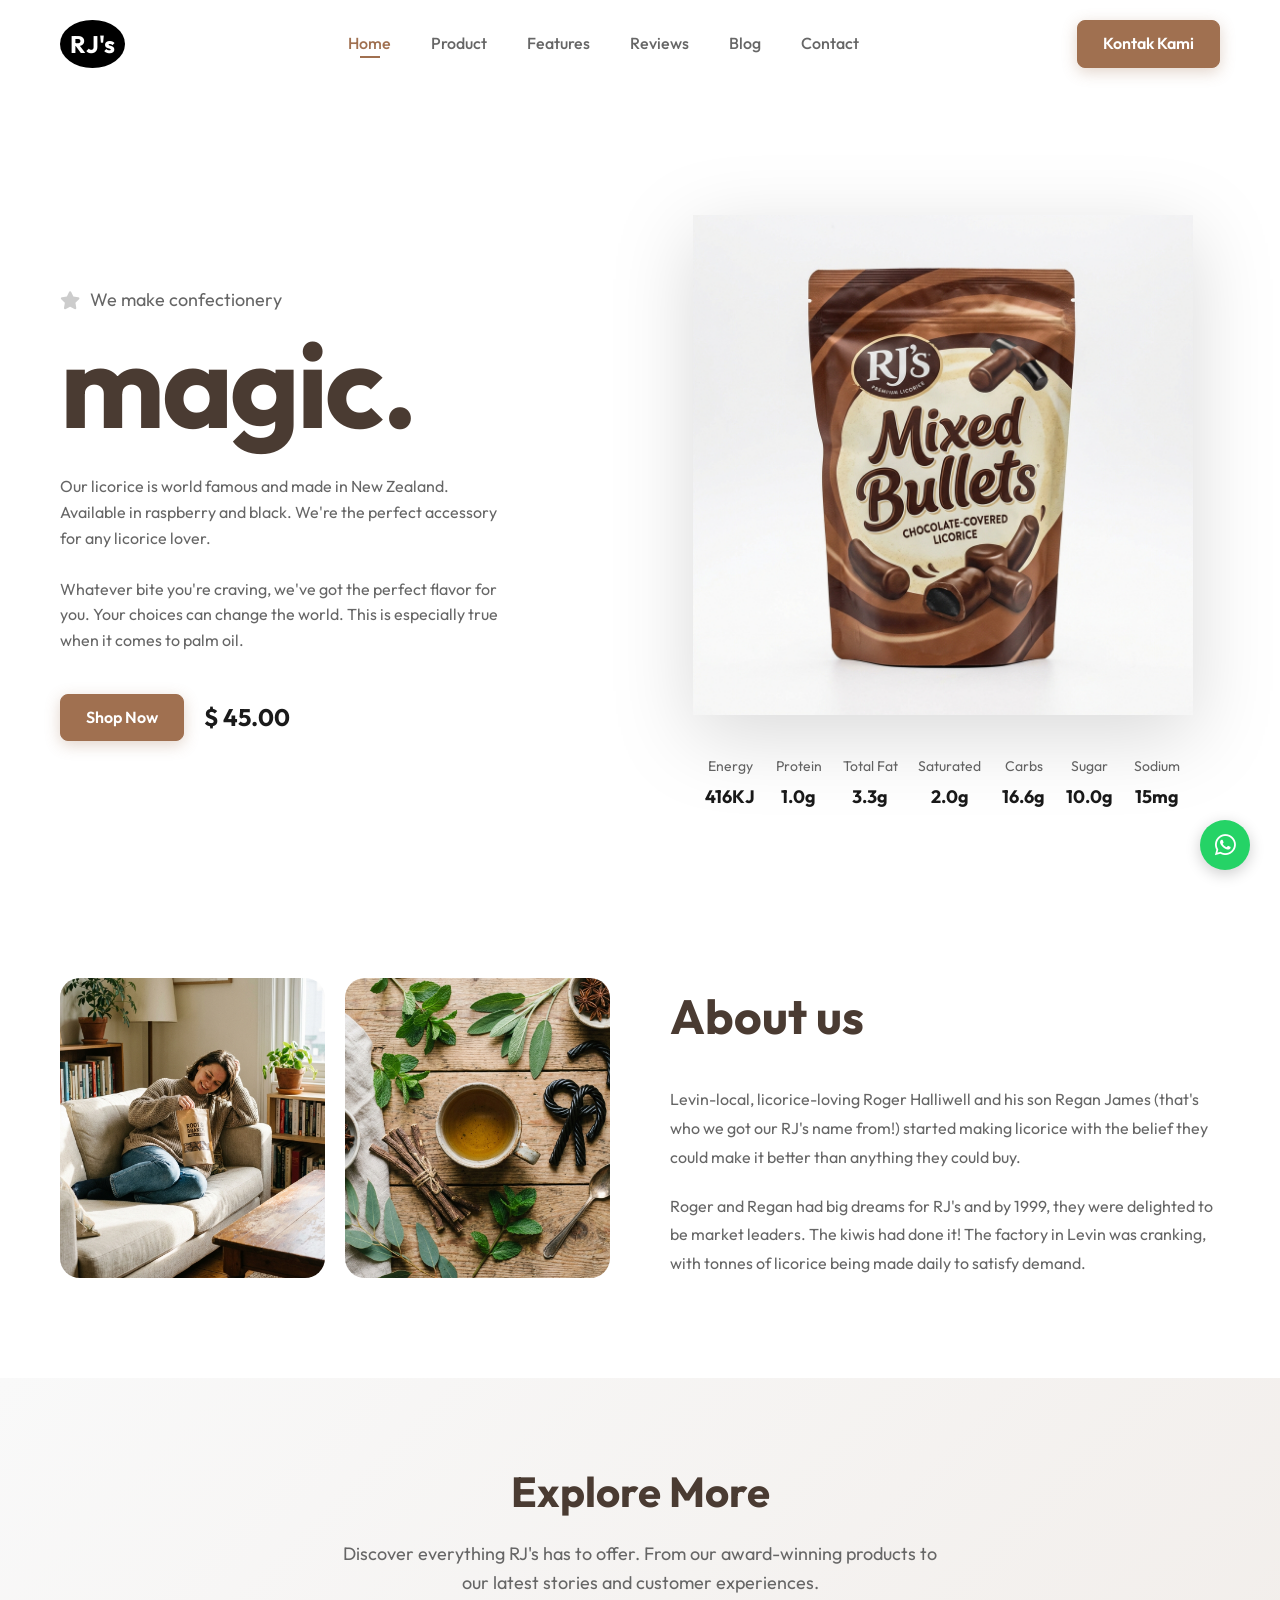
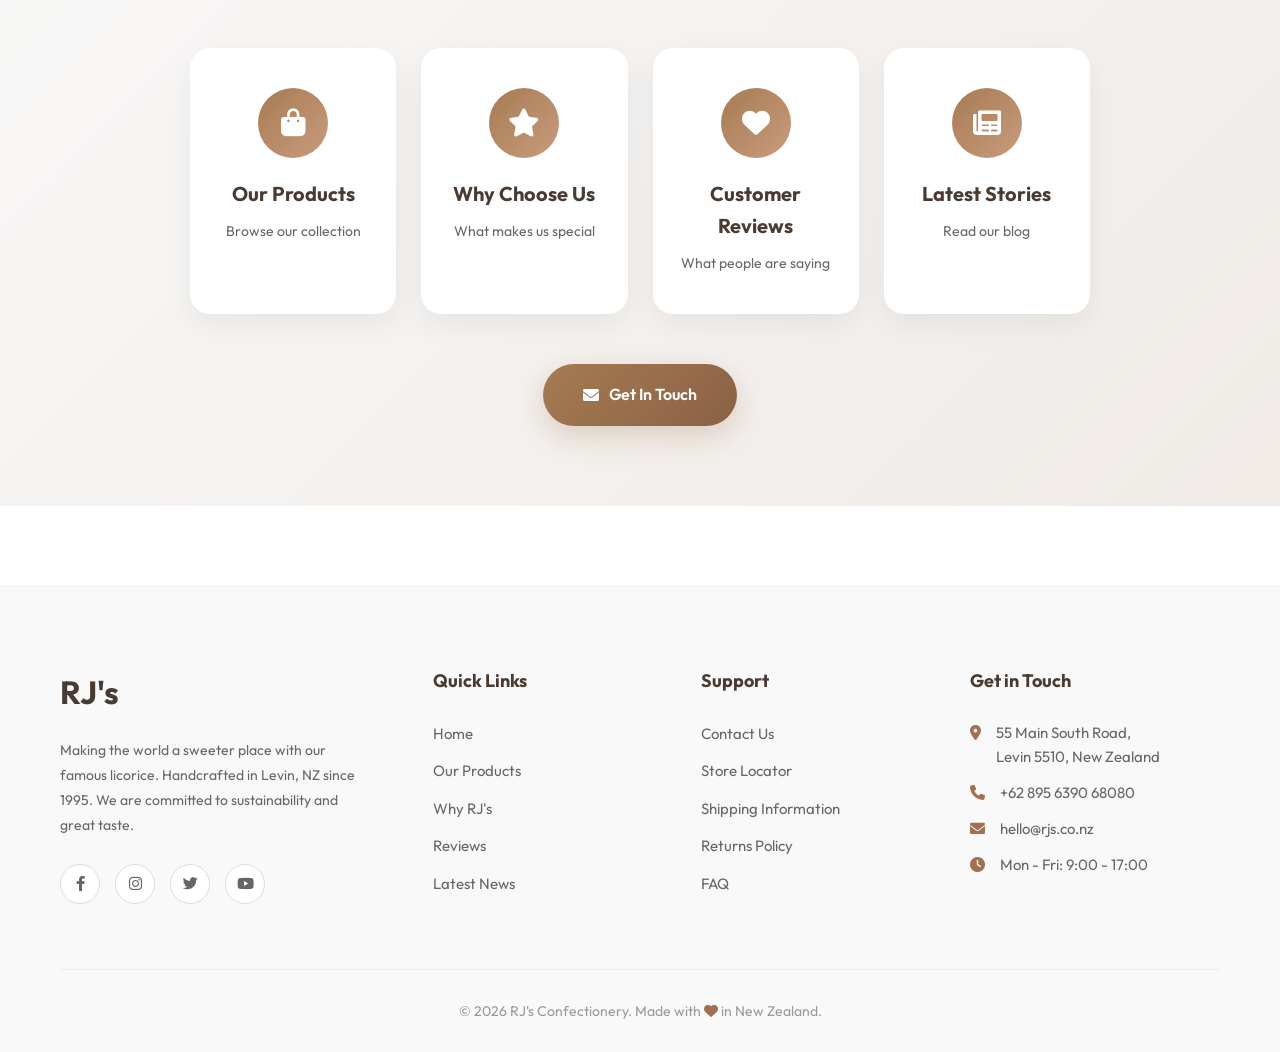
<file: index.html>
<!DOCTYPE html>
<html lang="en">

<head>
    <meta charset="UTF-8">
    <meta name="viewport" content="width=device-width, initial-scale=1.0">
    <title>RJ's Confectionery | Home</title>
    <link rel="stylesheet" href="style.css">
    <link rel="stylesheet" href="https://cdnjs.cloudflare.com/ajax/libs/font-awesome/6.0.0/css/all.min.css">
</head>

<body>

    <!-- Navbar -->
    <nav class="navbar">
        <a href="index.html" class="nav-brand">
            <span class="brand-logo">RJ's</span>
        </a>
        <div class="hamburger"><i class="fas fa-bars"></i></div>
        <ul class="nav-links">
            <li><a href="index.html" class="active">Home</a></li>
            <li><a href="product.html">Product</a></li>
            <li><a href="features.html">Features</a></li>
            <li><a href="reviews.html">Reviews</a></li>
            <li><a href="blog.html">Blog</a></li>
            <li><a href="contact.html">Contact</a></li>
        </ul>
        <div class="nav-auth">
            <a href="contact.html" class="btn btn-primary">Kontak Kami</a>
        </div>
    </nav>

    <!-- Hero Section -->
    <section class="hero">
        <div class="hero-content">
            <div class="hero-subtitle">
                <i class="fas fa-star" style="color: #ccc;"></i> We make confectionery
            </div>
            <h1 class="hero-title">magic.</h1>
            <p class="hero-description">
                Our licorice is world famous and made in New Zealand.
                Available in raspberry and black. We're the perfect accessory for any licorice lover.
                <br><br>
                Whatever bite you're craving, we've got the perfect flavor for you.
                Your choices can change the world. This is especially true when it comes to palm oil.
            </p>
            <div class="hero-cta">
                <a href="product.html" class="btn btn-primary">Shop Now</a>
                <span class="price-tag">$ 45.00</span>
            </div>
        </div>

        <div class="hero-image-container">
            <img src="assets/images/hero-bag.png" alt="RJ's Mixed Bullets Licorice" class="hero-img">

            <div class="product-stats">
                <div class="stat-item">
                    <span class="stat-label">Energy</span>
                    <span class="stat-value">416KJ</span>
                </div>
                <div class="stat-item">
                    <span class="stat-label">Protein</span>
                    <span class="stat-value">1.0g</span>
                </div>
                <div class="stat-item">
                    <span class="stat-label">Total Fat</span>
                    <span class="stat-value">3.3g</span>
                </div>
                <div class="stat-item">
                    <span class="stat-label">Saturated</span>
                    <span class="stat-value">2.0g</span>
                </div>
                <div class="stat-item">
                    <span class="stat-label">Carbs</span>
                    <span class="stat-value">16.6g</span>
                </div>
                <div class="stat-item">
                    <span class="stat-label">Sugar</span>
                    <span class="stat-value">10.0g</span>
                </div>
                <div class="stat-item">
                    <span class="stat-label">Sodium</span>
                    <span class="stat-value">15mg</span>
                </div>
            </div>
        </div>
    </section>

    <!-- About Section -->
    <section class="about-section">
        <div class="about-images">
            <div class="about-img-card">
                <img src="assets/images/about-1.png" alt="Happy Customer">
            </div>
            <div class="about-img-card">
                <img src="assets/images/about-2.png" alt="Tea Composition">
            </div>
        </div>
        <div class="about-content">
            <h2 class="section-title">About us</h2>
            <p class="about-text">
                Levin-local, licorice-loving Roger Halliwell and his son Regan James
                (that's who we got our RJ's name from!) started making licorice with the belief
                they could make it better than anything they could buy.
            </p>
            <p class="about-text">
                Roger and Regan had big dreams for RJ's and by 1999, they were delighted to be market leaders.
                The kiwis had done it! The factory in Levin was cranking, with tonnes of licorice being made daily to
                satisfy demand.
            </p>
        </div>
    </section>

    <!-- Explore Section -->
    <section class="explore-section"
        style="padding: 80px 40px; background: linear-gradient(135deg, #f9f9f9 0%, #f0ebe7 100%);">
        <div style="max-width: 1200px; margin: 0 auto; text-align: center;">
            <h2 style="font-size: 42px; color: #4a3b32; margin-bottom: 15px;">Explore More</h2>
            <p style="font-size: 18px; color: #666; max-width: 600px; margin: 0 auto 50px;">Discover everything RJ's has
                to offer. From our award-winning products to our latest stories and customer experiences.</p>

            <div
                style="display: grid; grid-template-columns: repeat(auto-fit, minmax(200px, 1fr)); gap: 25px; max-width: 900px; margin: 0 auto;">
                <a href="product.html" class="explore-card"
                    style="background: white; padding: 40px 25px; border-radius: 20px; text-decoration: none; box-shadow: 0 10px 30px rgba(0,0,0,0.06); transition: all 0.3s; display: flex; flex-direction: column; align-items: center;">
                    <div
                        style="width: 70px; height: 70px; background: linear-gradient(135deg, #a67c52, #c99b7d); border-radius: 50%; display: flex; align-items: center; justify-content: center; margin-bottom: 20px;">
                        <i class="fas fa-shopping-bag" style="font-size: 28px; color: white;"></i>
                    </div>
                    <h3 style="font-size: 20px; color: #4a3b32; margin-bottom: 10px;">Our Products</h3>
                    <p style="font-size: 14px; color: #666; margin: 0;">Browse our collection</p>
                </a>

                <a href="features.html" class="explore-card"
                    style="background: white; padding: 40px 25px; border-radius: 20px; text-decoration: none; box-shadow: 0 10px 30px rgba(0,0,0,0.06); transition: all 0.3s; display: flex; flex-direction: column; align-items: center;">
                    <div
                        style="width: 70px; height: 70px; background: linear-gradient(135deg, #a67c52, #c99b7d); border-radius: 50%; display: flex; align-items: center; justify-content: center; margin-bottom: 20px;">
                        <i class="fas fa-star" style="font-size: 28px; color: white;"></i>
                    </div>
                    <h3 style="font-size: 20px; color: #4a3b32; margin-bottom: 10px;">Why Choose Us</h3>
                    <p style="font-size: 14px; color: #666; margin: 0;">What makes us special</p>
                </a>

                <a href="reviews.html" class="explore-card"
                    style="background: white; padding: 40px 25px; border-radius: 20px; text-decoration: none; box-shadow: 0 10px 30px rgba(0,0,0,0.06); transition: all 0.3s; display: flex; flex-direction: column; align-items: center;">
                    <div
                        style="width: 70px; height: 70px; background: linear-gradient(135deg, #a67c52, #c99b7d); border-radius: 50%; display: flex; align-items: center; justify-content: center; margin-bottom: 20px;">
                        <i class="fas fa-heart" style="font-size: 28px; color: white;"></i>
                    </div>
                    <h3 style="font-size: 20px; color: #4a3b32; margin-bottom: 10px;">Customer Reviews</h3>
                    <p style="font-size: 14px; color: #666; margin: 0;">What people are saying</p>
                </a>

                <a href="blog.html" class="explore-card"
                    style="background: white; padding: 40px 25px; border-radius: 20px; text-decoration: none; box-shadow: 0 10px 30px rgba(0,0,0,0.06); transition: all 0.3s; display: flex; flex-direction: column; align-items: center;">
                    <div
                        style="width: 70px; height: 70px; background: linear-gradient(135deg, #a67c52, #c99b7d); border-radius: 50%; display: flex; align-items: center; justify-content: center; margin-bottom: 20px;">
                        <i class="fas fa-newspaper" style="font-size: 28px; color: white;"></i>
                    </div>
                    <h3 style="font-size: 20px; color: #4a3b32; margin-bottom: 10px;">Latest Stories</h3>
                    <p style="font-size: 14px; color: #666; margin: 0;">Read our blog</p>
                </a>
            </div>

            <div style="margin-top: 50px;">
                <a href="contact.html"
                    style="display: inline-flex; align-items: center; gap: 10px; background: linear-gradient(135deg, #a67c52, #8a6045); color: white; padding: 18px 40px; border-radius: 50px; text-decoration: none; font-weight: 600; font-size: 16px; transition: all 0.3s; box-shadow: 0 10px 30px rgba(166,124,82,0.3);">
                    <i class="fas fa-envelope"></i> Get In Touch
                </a>
            </div>
        </div>
    </section>

    <!-- Footer -->
    <footer>
        <div class="footer-container">
            <div class="footer-column brand-col">
                <div class="footer-brand-title">RJ's</div>
                <p>Making the world a sweeter place with our famous licorice. Handcrafted in Levin, NZ since 1995. We
                    are committed to sustainability and great taste.</p>
                <div class="social-links">
                    <a href="#"><i class="fab fa-facebook-f"></i></a>
                    <a href="#"><i class="fab fa-instagram"></i></a>
                    <a href="#"><i class="fab fa-twitter"></i></a>
                    <a href="#"><i class="fab fa-youtube"></i></a>
                </div>
            </div>
            <div class="footer-column">
                <h4>Quick Links</h4>
                <ul>
                    <li><a href="index.html">Home</a></li>
                    <li><a href="product.html">Our Products</a></li>
                    <li><a href="features.html">Why RJ's</a></li>
                    <li><a href="reviews.html">Reviews</a></li>
                    <li><a href="blog.html">Latest News</a></li>
                </ul>
            </div>
            <div class="footer-column">
                <h4>Support</h4>
                <ul>
                    <li><a href="contact.html">Contact Us</a></li>
                    <li><a href="#">Store Locator</a></li>
                    <li><a href="#">Shipping Information</a></li>
                    <li><a href="#">Returns Policy</a></li>
                    <li><a href="#">FAQ</a></li>
                </ul>
            </div>
            <div class="footer-column">
                <h4>Get in Touch</h4>
                <ul class="contact-info">
                    <li><i class="fas fa-map-marker-alt"></i> <span>55 Main South Road,<br>Levin 5510, New
                            Zealand</span></li>
                    <li><i class="fas fa-phone"></i> <span>+62 895 6390 68080</span></li>
                    <li><i class="fas fa-envelope"></i> <span>hello@rjs.co.nz</span></li>
                    <li><i class="fas fa-clock"></i> <span>Mon - Fri: 9:00 - 17:00</span></li>
                </ul>
            </div>
        </div>
        <div class="copyright">
            &copy; 2026 RJ's Confectionery. Made with <i class="fas fa-heart" style="color: var(--primary-color);"></i>
            in New Zealand.
        </div>
    </footer>

    <!-- Floating Buttons -->
    <div class="floating-container">
        <a href="https://wa.me/62895639068080" target="_blank" class="float-btn whatsapp-btn">
            <i class="fab fa-whatsapp" style="font-size: 24px;"></i>
        </a>
        <a href="#" class="float-btn scroll-top-btn" id="scrollTopBtn">
            <i class="fas fa-arrow-up"></i>
        </a>
    </div>

    <script src="script.js"></script>
</body>

</html>
</file>
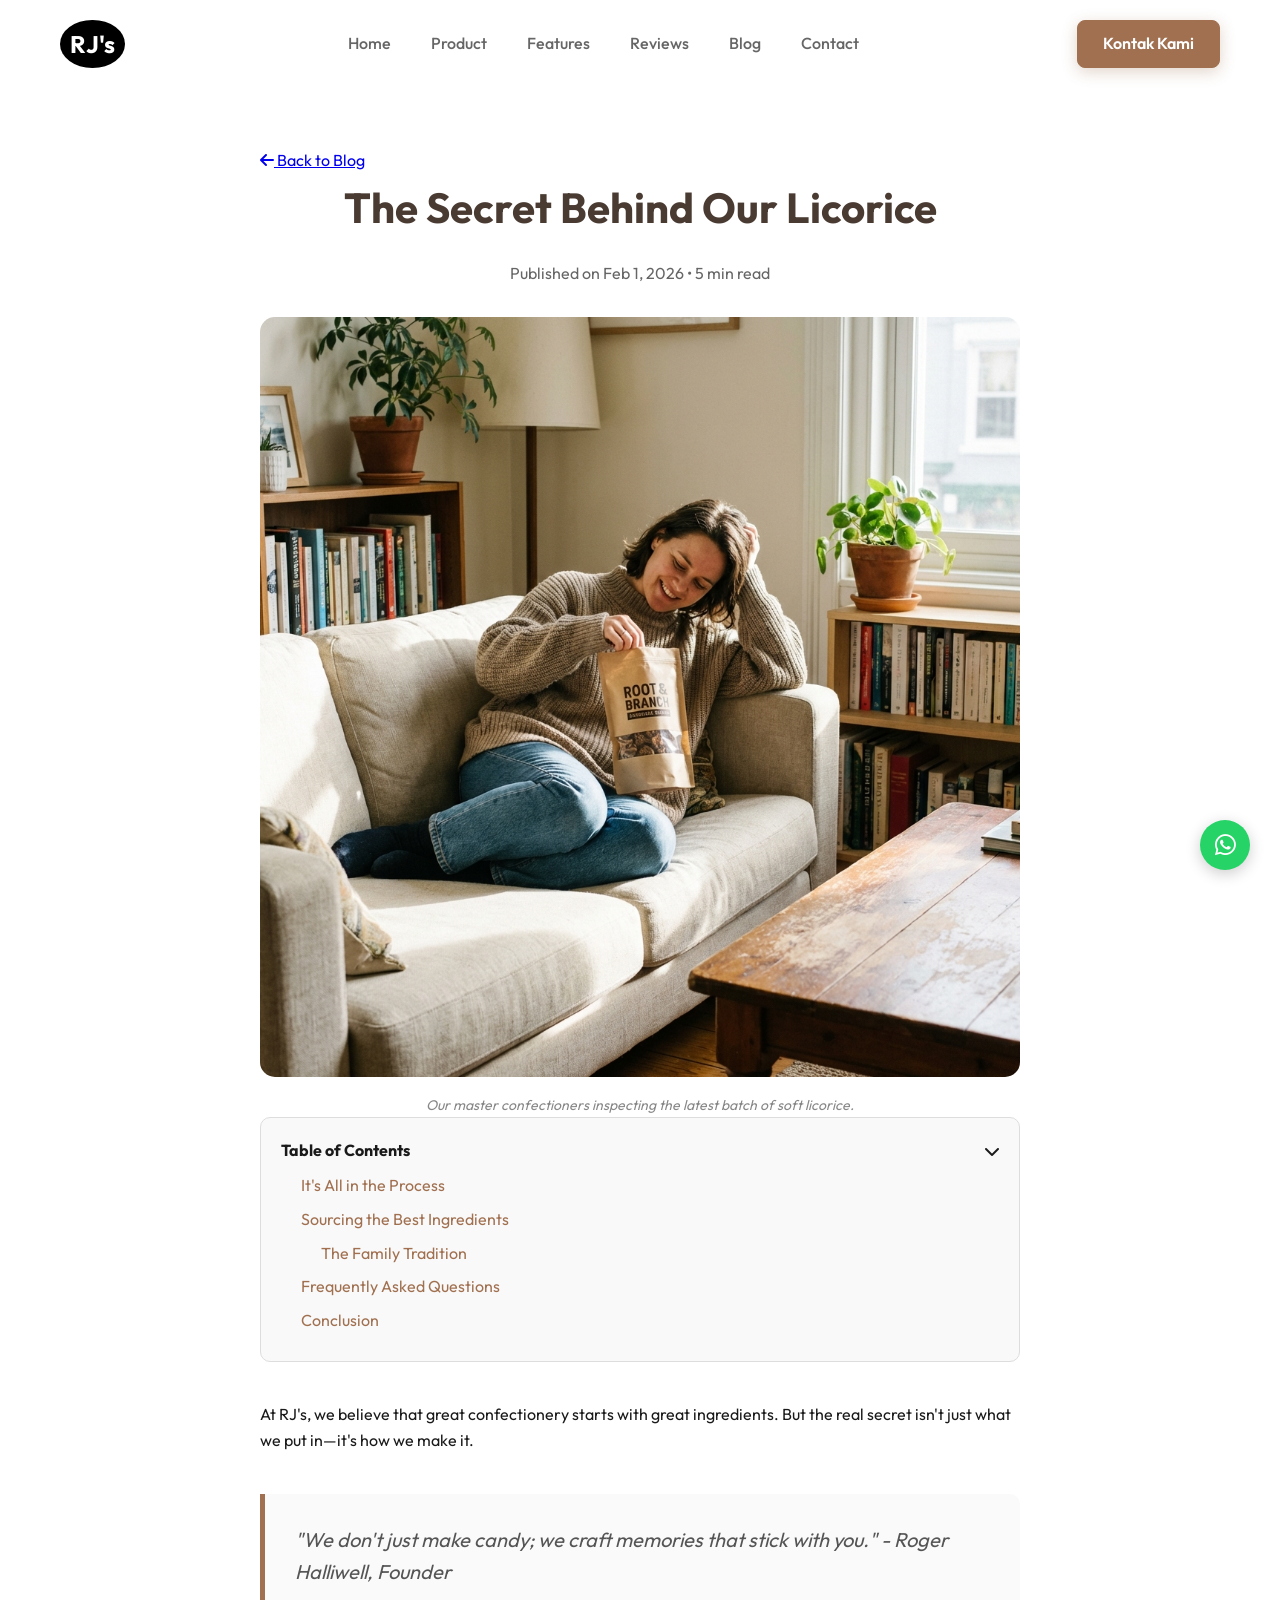
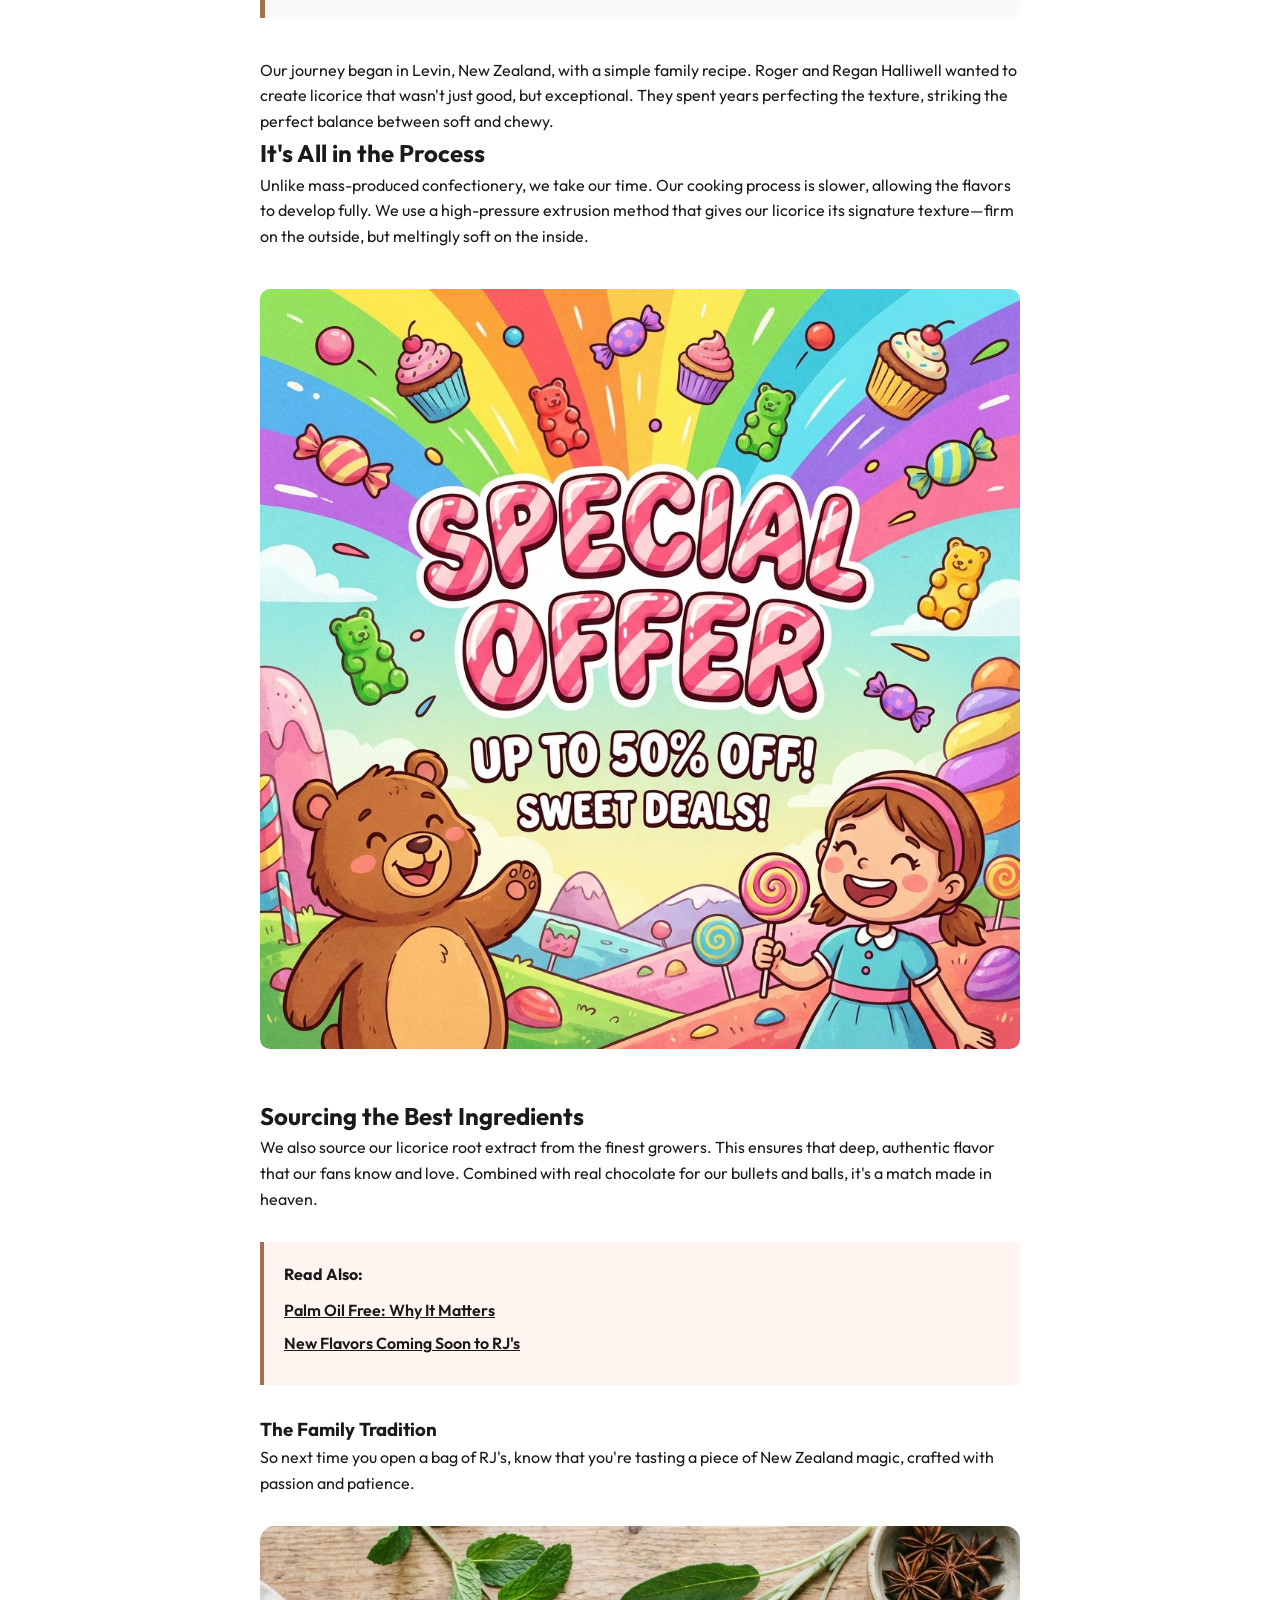
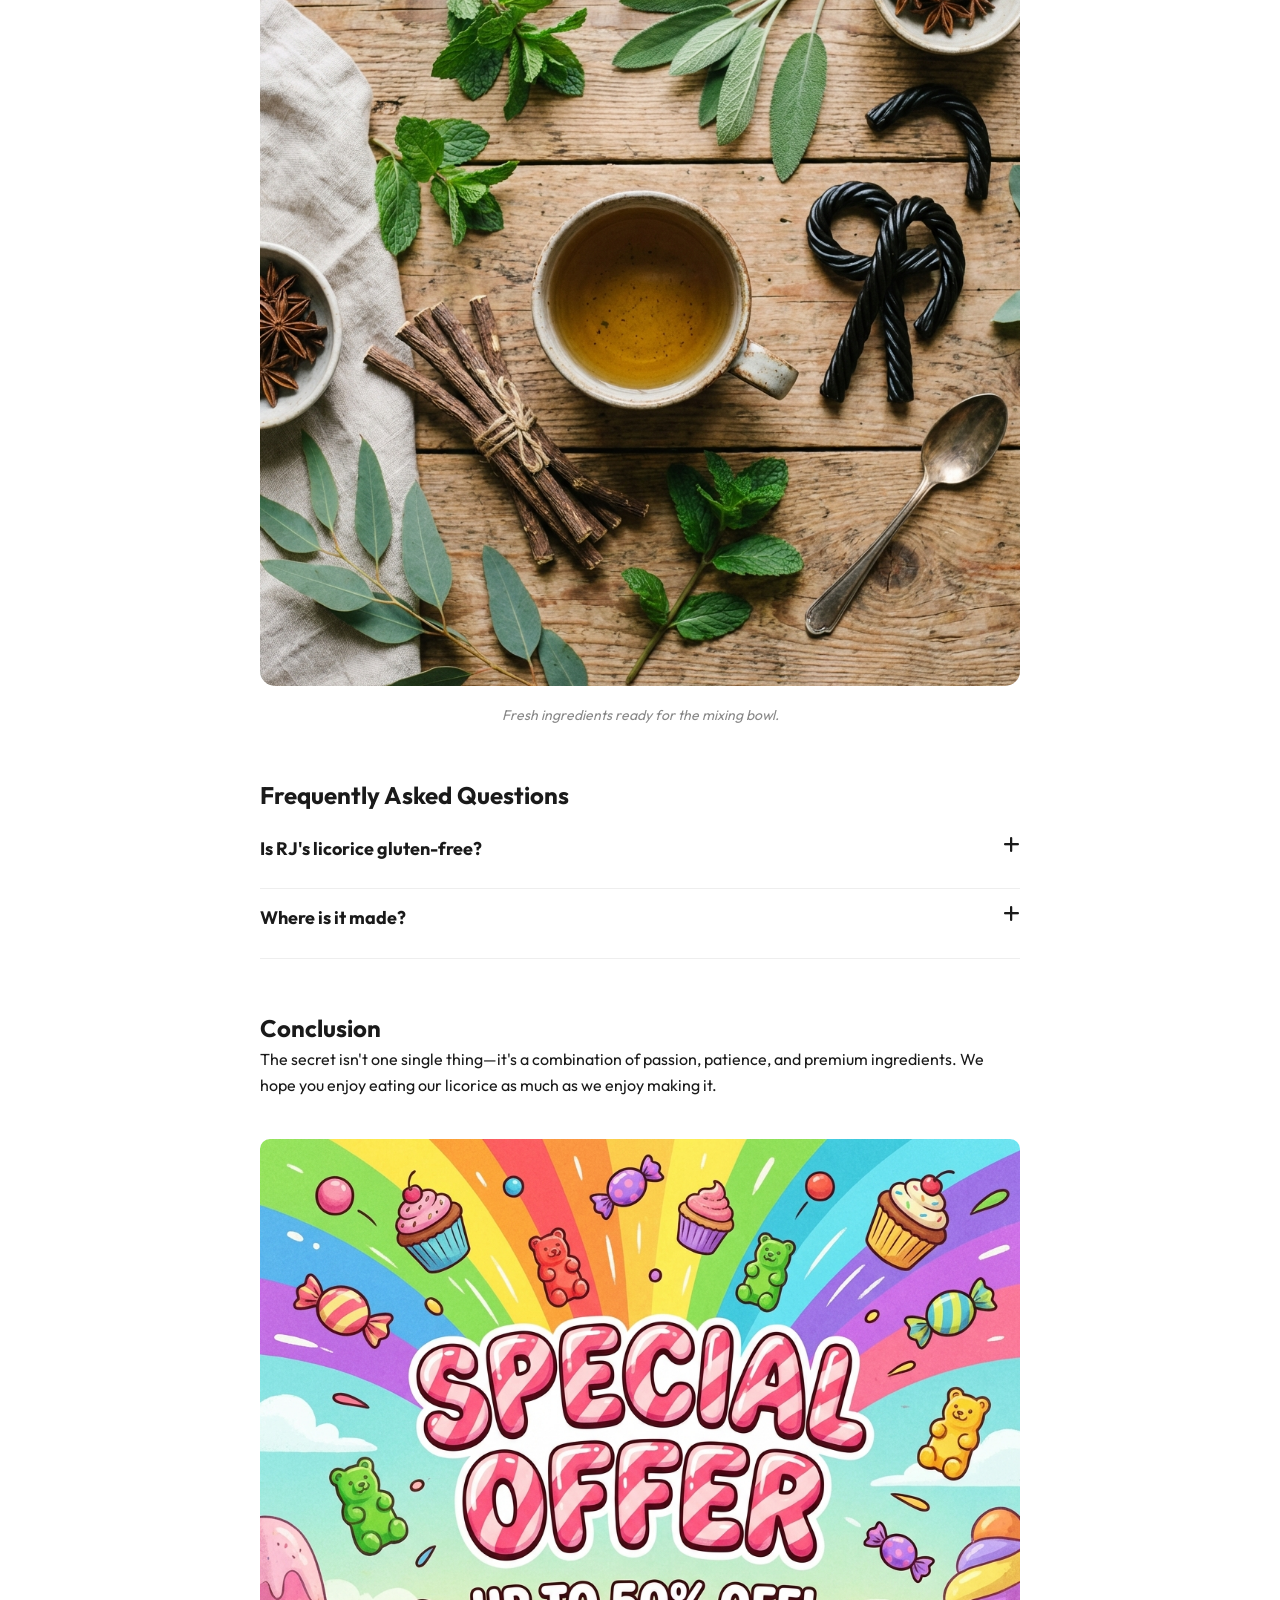
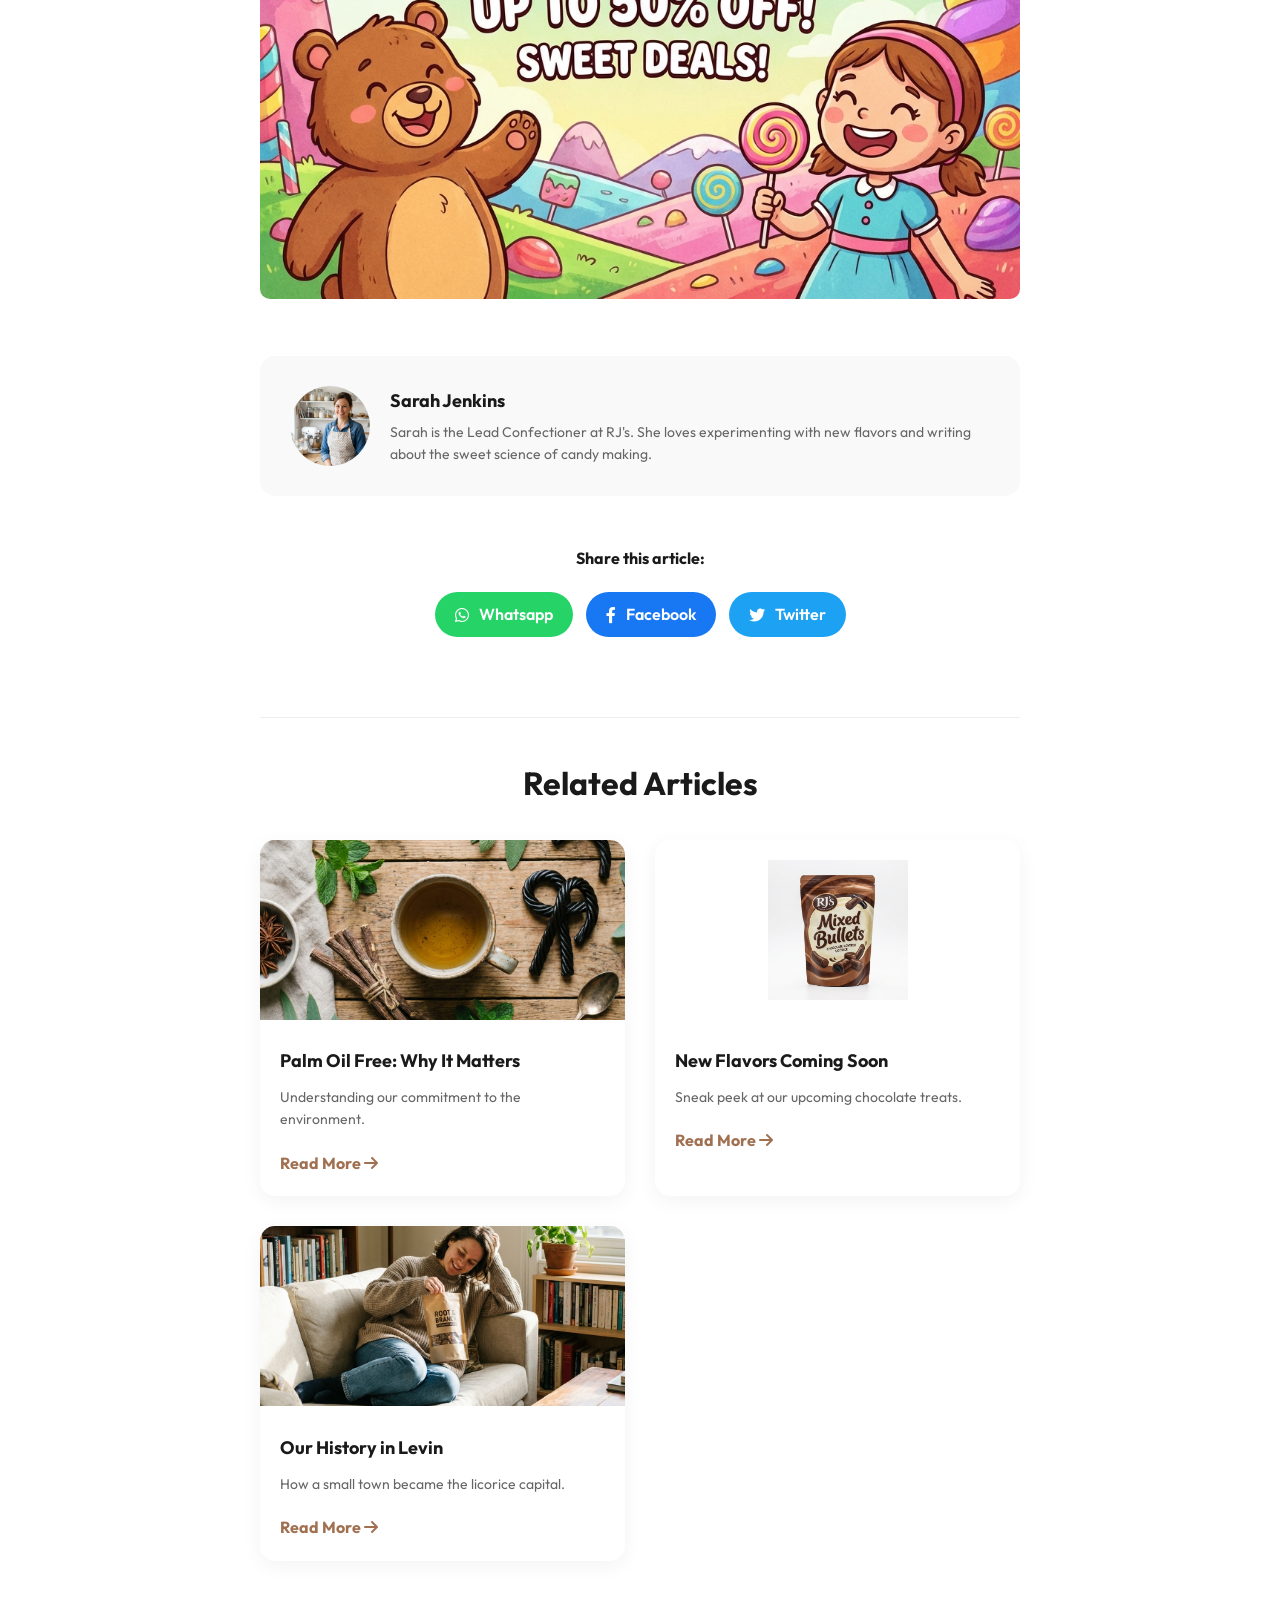
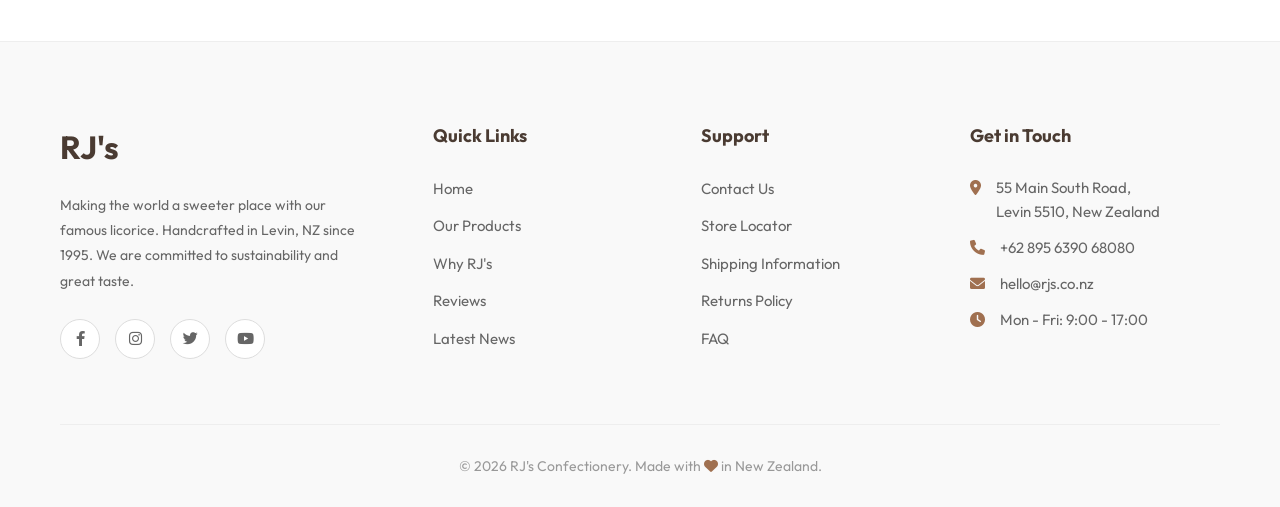
<file: article-1.html>
<!DOCTYPE html>
<html lang="en">

<head>
    <meta charset="UTF-8">
    <meta name="viewport" content="width=device-width, initial-scale=1.0">
    <title>The Secret Behind Our Licorice - RJ's Blog</title>
    <link rel="stylesheet" href="style.css">
    <link rel="stylesheet" href="https://cdnjs.cloudflare.com/ajax/libs/font-awesome/6.0.0/css/all.min.css">
</head>

<body>

    <nav class="navbar">
        <a href="index.html" class="nav-brand">
            <span class="brand-logo">RJ's</span>
        </a>
        <div class="hamburger"><i class="fas fa-bars"></i></div>
        <ul class="nav-links">
            <li><a href="index.html">Home</a></li>
            <li><a href="product.html">Product</a></li>
            <li><a href="features.html">Features</a></li>
            <li><a href="reviews.html">Reviews</a></li>
            <li><a href="blog.html" class="active">Blog</a></li>
            <li><a href="contact.html">Contact</a></li>
        </ul>
        <div class="nav-auth">
            <a href="contact.html" class="btn btn-primary">Kontak Kami</a>
        </div>
    </nav>

    <div class="article-content" style="max-width: 800px; margin: 60px auto; padding: 0 20px;">
        <a href="blog.html" class="back-link"><i class="fas fa-arrow-left"></i> Back to Blog</a>

        <!-- 1. Judul H1 -->
        <header class="article-header">
            <h1 style="font-size: 42px; margin-bottom: 20px; color: #4a3b32;">The Secret Behind Our Licorice</h1>
            <p style="color: #666;">Published on Feb 1, 2026 • 5 min read</p>
        </header>

        <!-- 2. Gambar Utama + Deskripsi -->
        <figure class="article-hero">
            <img src="assets/images/about-1.png" alt="Licorice making process in factory">
            <figcaption class="img-caption">Our master confectioners inspecting the latest batch of soft licorice.
            </figcaption>
        </figure>

        <!-- 3. TOC Otomatis -->
        <div class="toc-container">
            <div class="toc-title">Table of Contents <i class="fas fa-chevron-down"></i></div>
            <ul class="toc-list">
                <!-- JS will populate this -->
            </ul>
        </div>

        <div class="article-body">
            <p>At RJ's, we believe that great confectionery starts with great ingredients. But the real secret isn't
                just what we put in—it's how we make it.</p>

            <!-- 5. Blockquote -->
            <blockquote>
                "We don't just make candy; we craft memories that stick with you." - Roger Halliwell, Founder
            </blockquote>

            <p>Our journey began in Levin, New Zealand, with a simple family recipe. Roger and Regan Halliwell wanted to
                create licorice that wasn't just good, but exceptional. They spent years perfecting the texture,
                striking the perfect balance between soft and chewy.</p>

            <h2>It's All in the Process</h2>
            <p>Unlike mass-produced confectionery, we take our time. Our cooking process is slower, allowing the flavors
                to develop fully. We use a high-pressure extrusion method that gives our licorice its signature
                texture—firm on the outside, but meltingly soft on the inside.</p>

            <!-- 6. Gambar Promosi GIF (Simulated) -->
            <div style="margin: 40px 0; text-align: center;">
                <img src="assets/images/promo.png" alt="Special Offer Promo"
                    style="max-width: 100%; border-radius: 10px;">
            </div>

            <h2>Sourcing the Best Ingredients</h2>
            <p>We also source our licorice root extract from the finest growers. This ensures that deep, authentic
                flavor that our fans know and love. Combined with real chocolate for our bullets and balls, it's a match
                made in heaven.</p>

            <!-- 4. Baca Juga Block -->
            <div class="read-also-block">
                <h4>Read Also:</h4>
                <ul>
                    <li><a href="article-2.html">Palm Oil Free: Why It Matters</a></li>
                    <li><a href="article-3.html">New Flavors Coming Soon to RJ's</a></li>
                </ul>
            </div>

            <h3>The Family Tradition</h3>
            <p>So next time you open a bag of RJ's, know that you're tasting a piece of New Zealand magic, crafted with
                passion and patience.</p>

            <!-- 7. Gambar Pendukung Lainnya -->
            <figure class="supporting-img" style="margin: 30px 0;">
                <img src="assets/images/about-2.png" alt="Ingredients composition">
                <figcaption class="img-caption">Fresh ingredients ready for the mixing bowl.</figcaption>
            </figure>

            <!-- 8. FAQ Section -->
            <div class="faq-section">
                <h2 style="margin-bottom: 20px;">Frequently Asked Questions</h2>
                <div class="faq-item">
                    <div class="faq-question"> Is RJ's licorice gluten-free? <i class="fas fa-plus"
                            style="float: right;"></i></div>
                    <div class="faq-answer">While some of our products contain wheat, we are working on a gluten-free
                        range. Please check the back of the pack for specific allergen information.</div>
                </div>
                <div class="faq-item">
                    <div class="faq-question"> Where is it made? <i class="fas fa-plus" style="float: right;"></i></div>
                    <div class="faq-answer">All our licorice is proudly made in Levin, New Zealand.</div>
                </div>
            </div>

            <!-- 9. Kesimpulan -->
            <h2>Conclusion</h2>
            <p>The secret isn't one single thing—it's a combination of passion, patience, and premium ingredients. We
                hope you enjoy eating our licorice as much as we enjoy making it.</p>
        </div>

        <!-- 10. Gambar Promosi GIF (Bottom) -->
        <div style="margin: 40px 0; text-align: center;">
            <img src="assets/images/promo.png" alt="Special Offer Promo" style="max-width: 100%; border-radius: 10px;">
        </div>

        <!-- 11. Profil Penulis -->
        <div class="author-profile">
            <img src="assets/images/author.png" alt="Author" class="author-img">
            <div class="author-info">
                <h4>Sarah Jenkins</h4>
                <p class="author-bio">Sarah is the Lead Confectioner at RJ's. She loves experimenting with new flavors
                    and writing about the sweet science of candy making.</p>
            </div>
        </div>

        <!-- 12. Tombol Share -->
        <div class="share-section">
            <h4 style="margin-bottom: 20px;">Share this article:</h4>
            <a href="https://wa.me/?text=Check this out!" target="_blank" class="share-btn share-wa"><i
                    class="fab fa-whatsapp"></i> Whatsapp</a>
            <a href="#" class="share-btn share-fb"><i class="fab fa-facebook-f"></i> Facebook</a>
            <a href="#" class="share-btn share-tw"><i class="fab fa-twitter"></i> Twitter</a>
        </div>

        <!-- 13. Artikel Terkait (3 Items Link) -->
        <div class="related-posts-section">
            <h3 style="text-align: center; margin-bottom: 30px; font-size: 32px;">Related Articles</h3>
            <div class="related-grid">
                <!-- Related 1 -->
                <div class="related-card">
                    <img src="assets/images/about-2.png" alt="Related 1" class="related-img">
                    <div class="related-content">
                        <h4 class="related-title">Palm Oil Free: Why It Matters</h4>
                        <p style="font-size: 14px; color: #666; margin-bottom: 10px;">Understanding our commitment to
                            the environment.</p>
                        <a href="article-2.html" class="related-btn">Read More <i class="fas fa-arrow-right"></i></a>
                    </div>
                </div>
                <!-- Related 2 -->
                <div class="related-card">
                    <img src="assets/images/hero-bag.png" alt="Related 2" class="related-img"
                        style="object-fit: contain; padding: 20px;">
                    <div class="related-content">
                        <h4 class="related-title">New Flavors Coming Soon</h4>
                        <p style="font-size: 14px; color: #666; margin-bottom: 10px;">Sneak peek at our upcoming
                            chocolate treats.</p>
                        <a href="article-3.html" class="related-btn">Read More <i class="fas fa-arrow-right"></i></a>
                    </div>
                </div>
                <!-- Related 3 (Using hero image again for placeholder) -->
                <div class="related-card">
                    <img src="assets/images/about-1.png" alt="Related 3" class="related-img">
                    <div class="related-content">
                        <h4 class="related-title">Our History in Levin</h4>
                        <p style="font-size: 14px; color: #666; margin-bottom: 10px;">How a small town became the
                            licorice capital.</p>
                        <a href="#" class="related-btn">Read More <i class="fas fa-arrow-right"></i></a>
                    </div>
                </div>
            </div>
        </div>

    </div>

    <!-- Footer -->
    <footer>
        <div class="footer-container">
            <div class="footer-column brand-col">
                <div class="footer-brand-title">RJ's</div>
                <p>Making the world a sweeter place with our famous licorice. Handcrafted in Levin, NZ since 1995. We
                    are committed to sustainability and great taste.</p>
                <div class="social-links">
                    <a href="#"><i class="fab fa-facebook-f"></i></a>
                    <a href="#"><i class="fab fa-instagram"></i></a>
                    <a href="#"><i class="fab fa-twitter"></i></a>
                    <a href="#"><i class="fab fa-youtube"></i></a>
                </div>
            </div>
            <div class="footer-column">
                <h4>Quick Links</h4>
                <ul>
                    <li><a href="index.html">Home</a></li>
                    <li><a href="product.html">Our Products</a></li>
                    <li><a href="features.html">Why RJ's</a></li>
                    <li><a href="reviews.html">Reviews</a></li>
                    <li><a href="blog.html">Latest News</a></li>
                </ul>
            </div>
            <div class="footer-column">
                <h4>Support</h4>
                <ul>
                    <li><a href="contact.html">Contact Us</a></li>
                    <li><a href="#">Store Locator</a></li>
                    <li><a href="#">Shipping Information</a></li>
                    <li><a href="#">Returns Policy</a></li>
                    <li><a href="#">FAQ</a></li>
                </ul>
            </div>
            <div class="footer-column">
                <h4>Get in Touch</h4>
                <ul class="contact-info">
                    <li><i class="fas fa-map-marker-alt"></i> <span>55 Main South Road,<br>Levin 5510, New
                            Zealand</span></li>
                    <li><i class="fas fa-phone"></i> <span>+62 895 6390 68080</span></li>
                    <li><i class="fas fa-envelope"></i> <span>hello@rjs.co.nz</span></li>
                    <li><i class="fas fa-clock"></i> <span>Mon - Fri: 9:00 - 17:00</span></li>
                </ul>
            </div>
        </div>
        <div class="copyright">
            &copy; 2026 RJ's Confectionery. Made with <i class="fas fa-heart" style="color: var(--primary-color);"></i>
            in New Zealand.
        </div>
    </footer>


    <!-- Floating Buttons -->
    <div class="floating-container">
        <a href="https://wa.me/62895639068080" target="_blank" class="float-btn whatsapp-btn">
            <i class="fab fa-whatsapp" style="font-size: 24px;"></i>
        </a>
        <a href="#" class="float-btn scroll-top-btn" id="scrollTopBtn">
            <i class="fas fa-arrow-up"></i>
        </a>
    </div>

    <script src="script.js"></script>
</body>

</html>
</file>
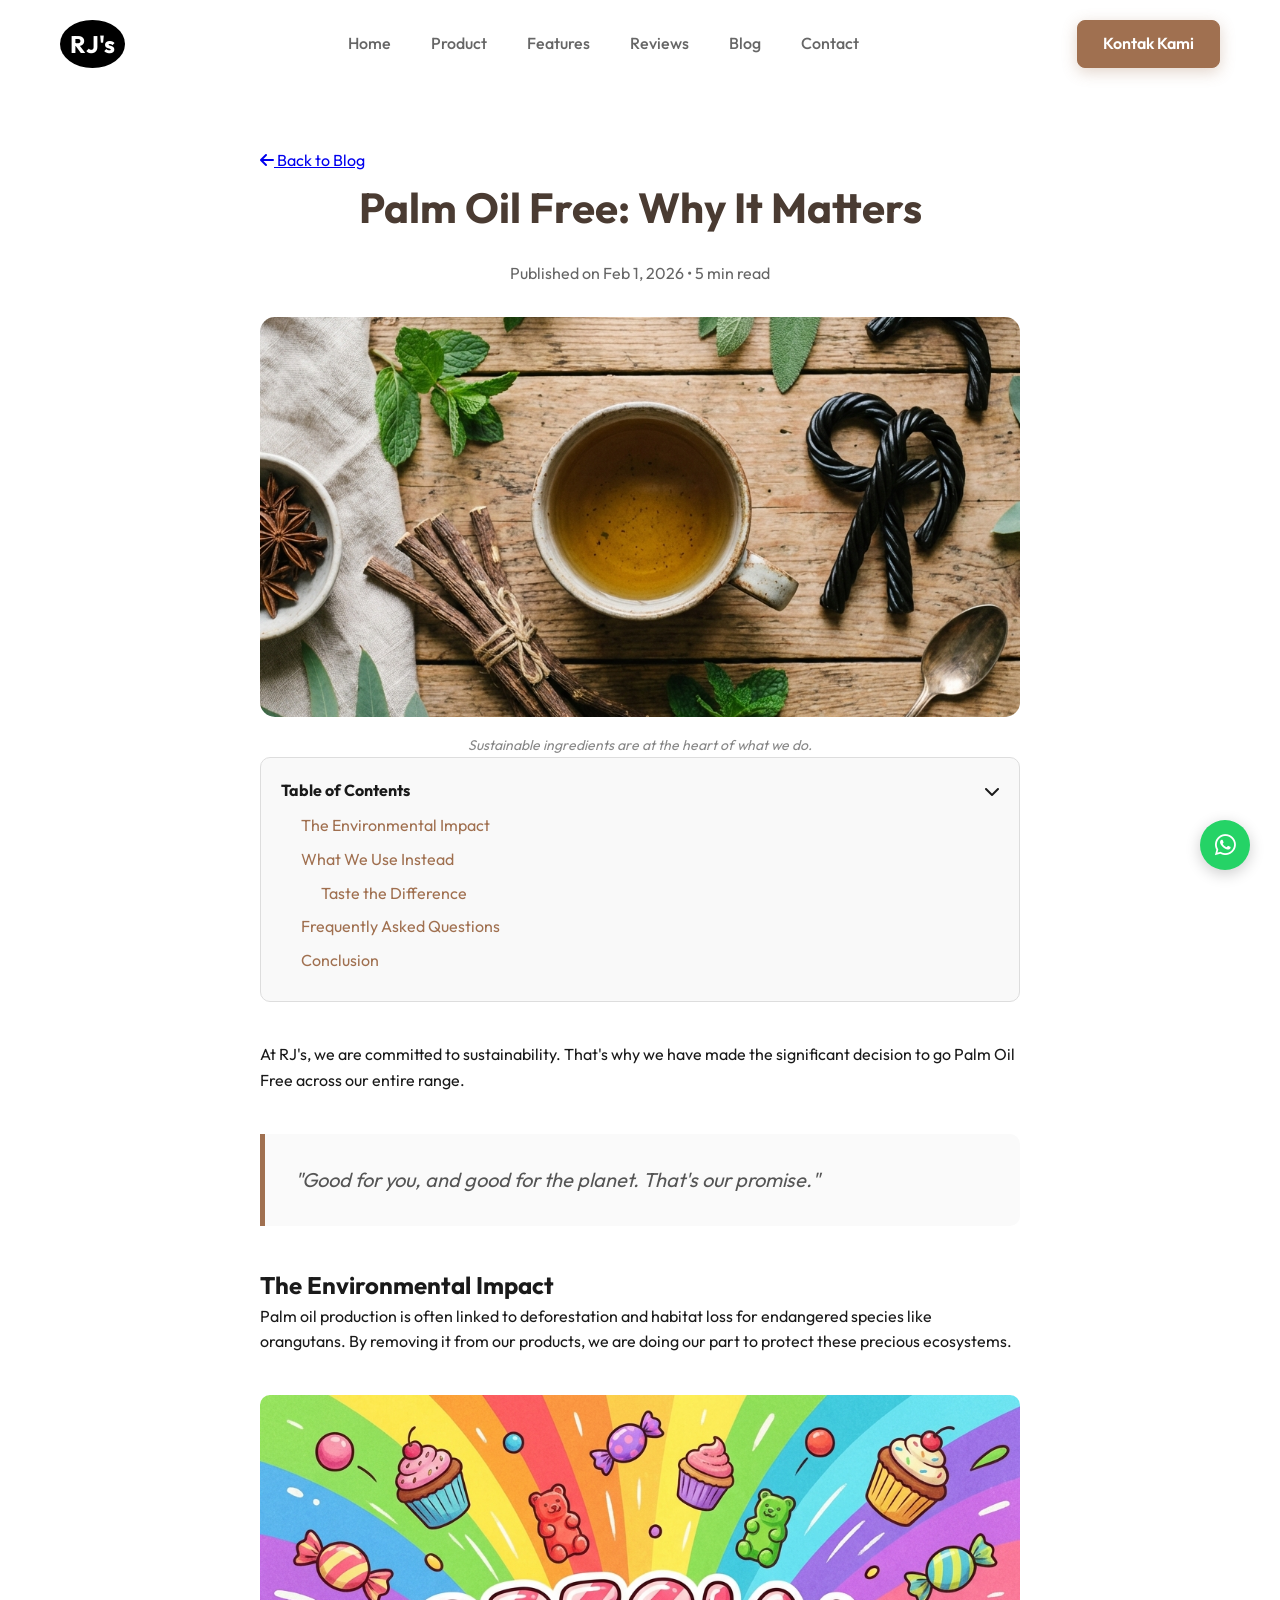
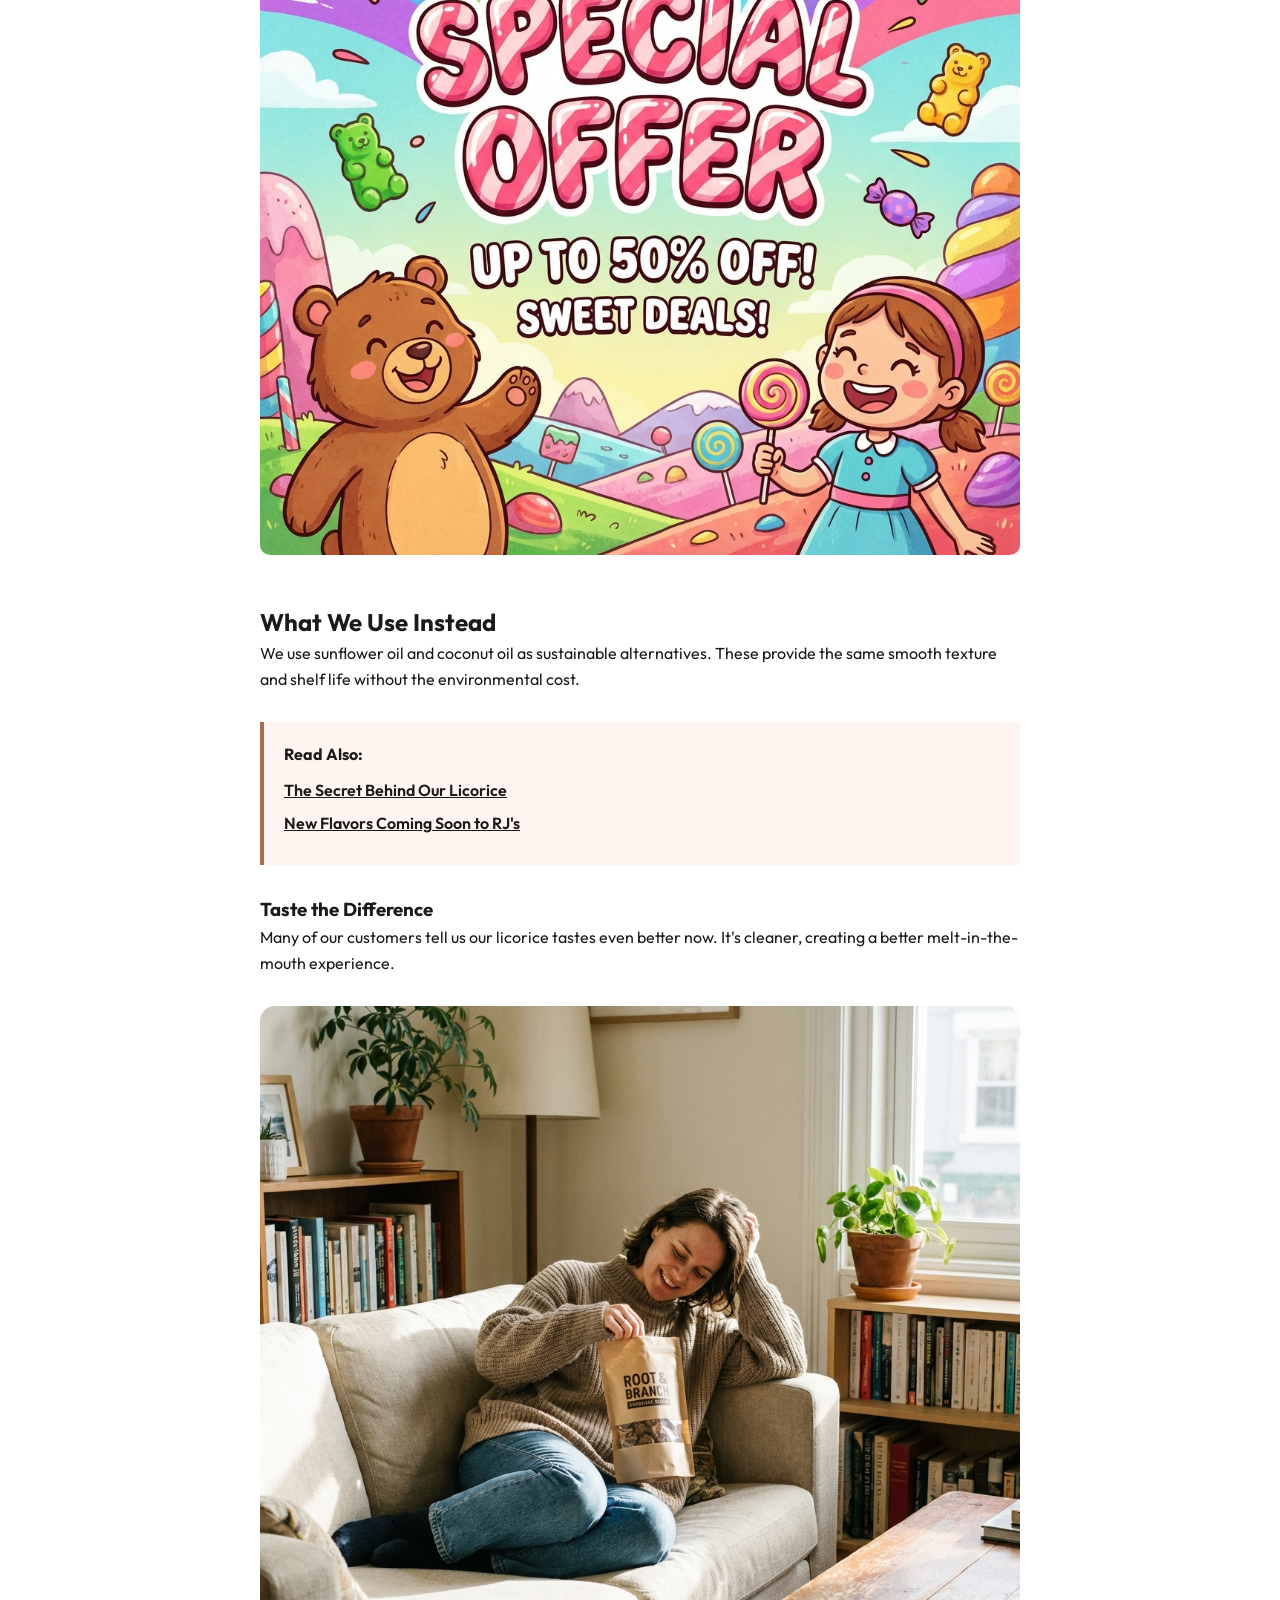
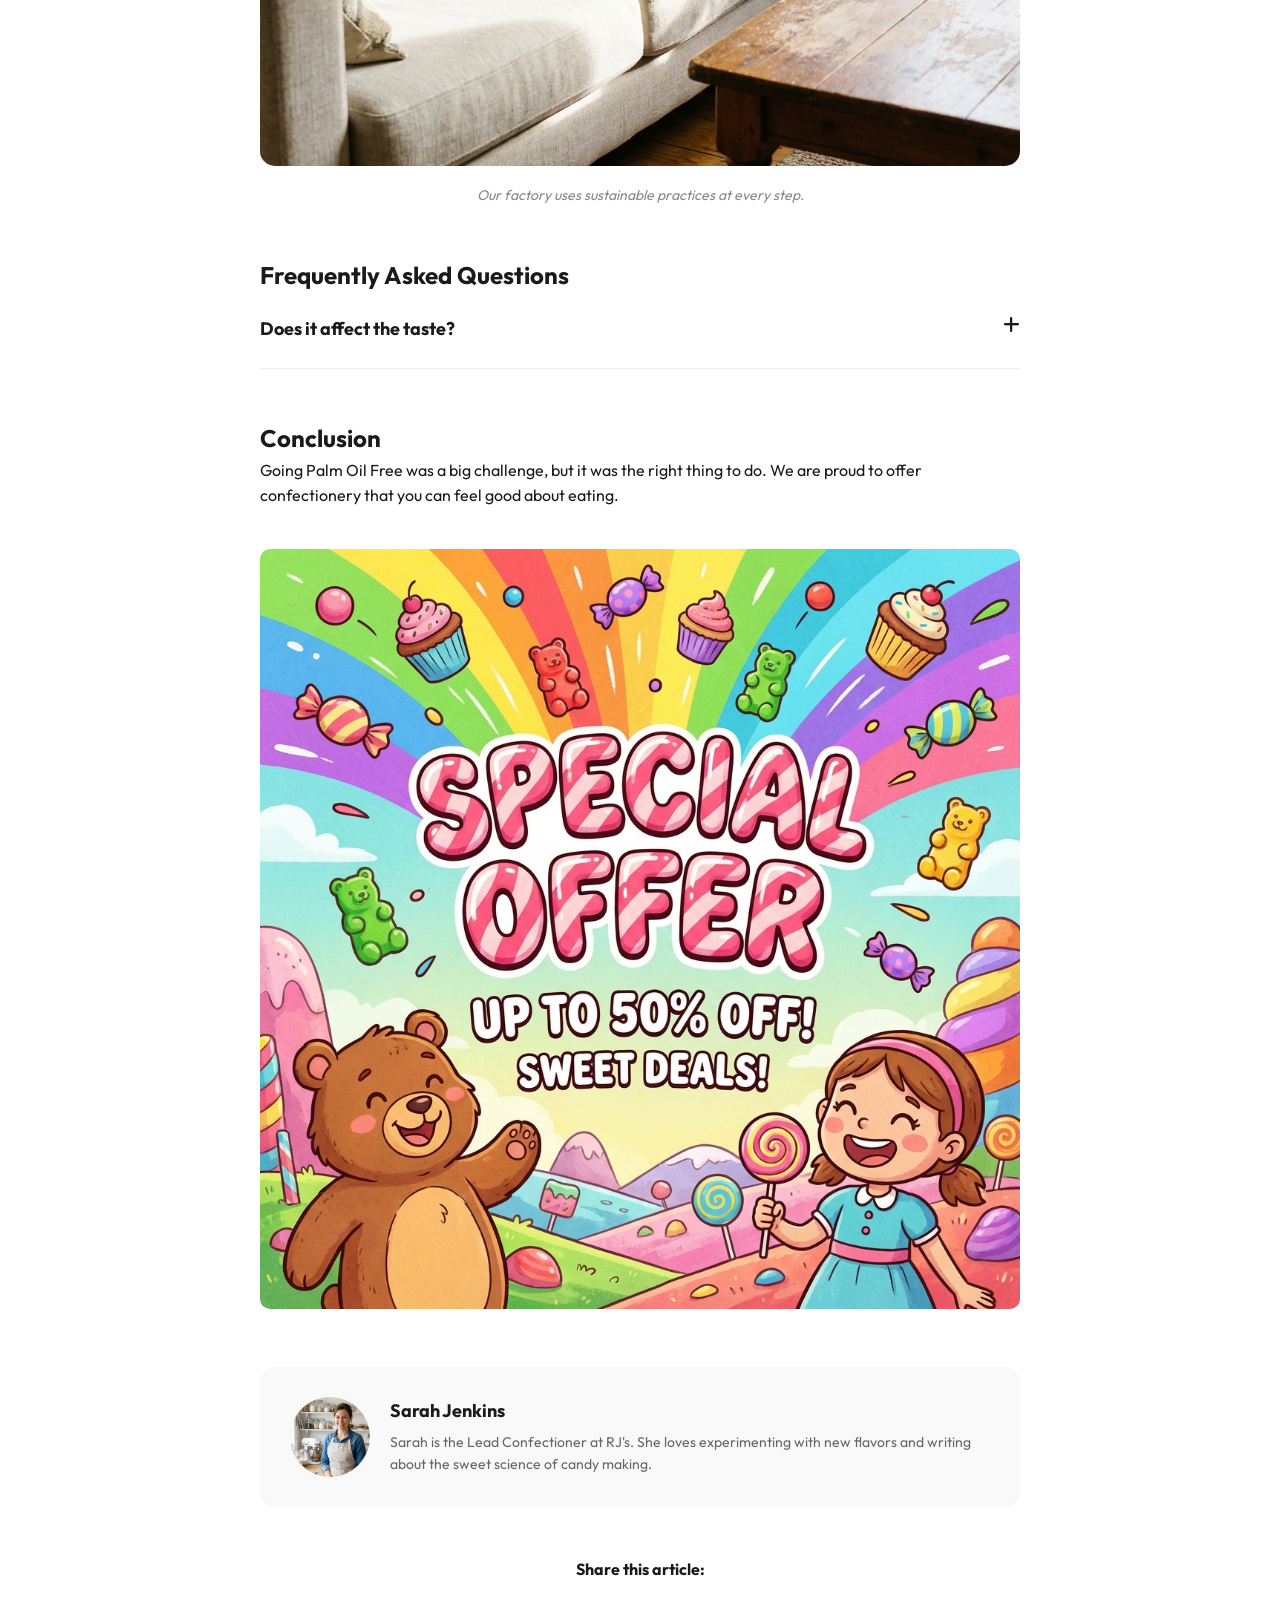
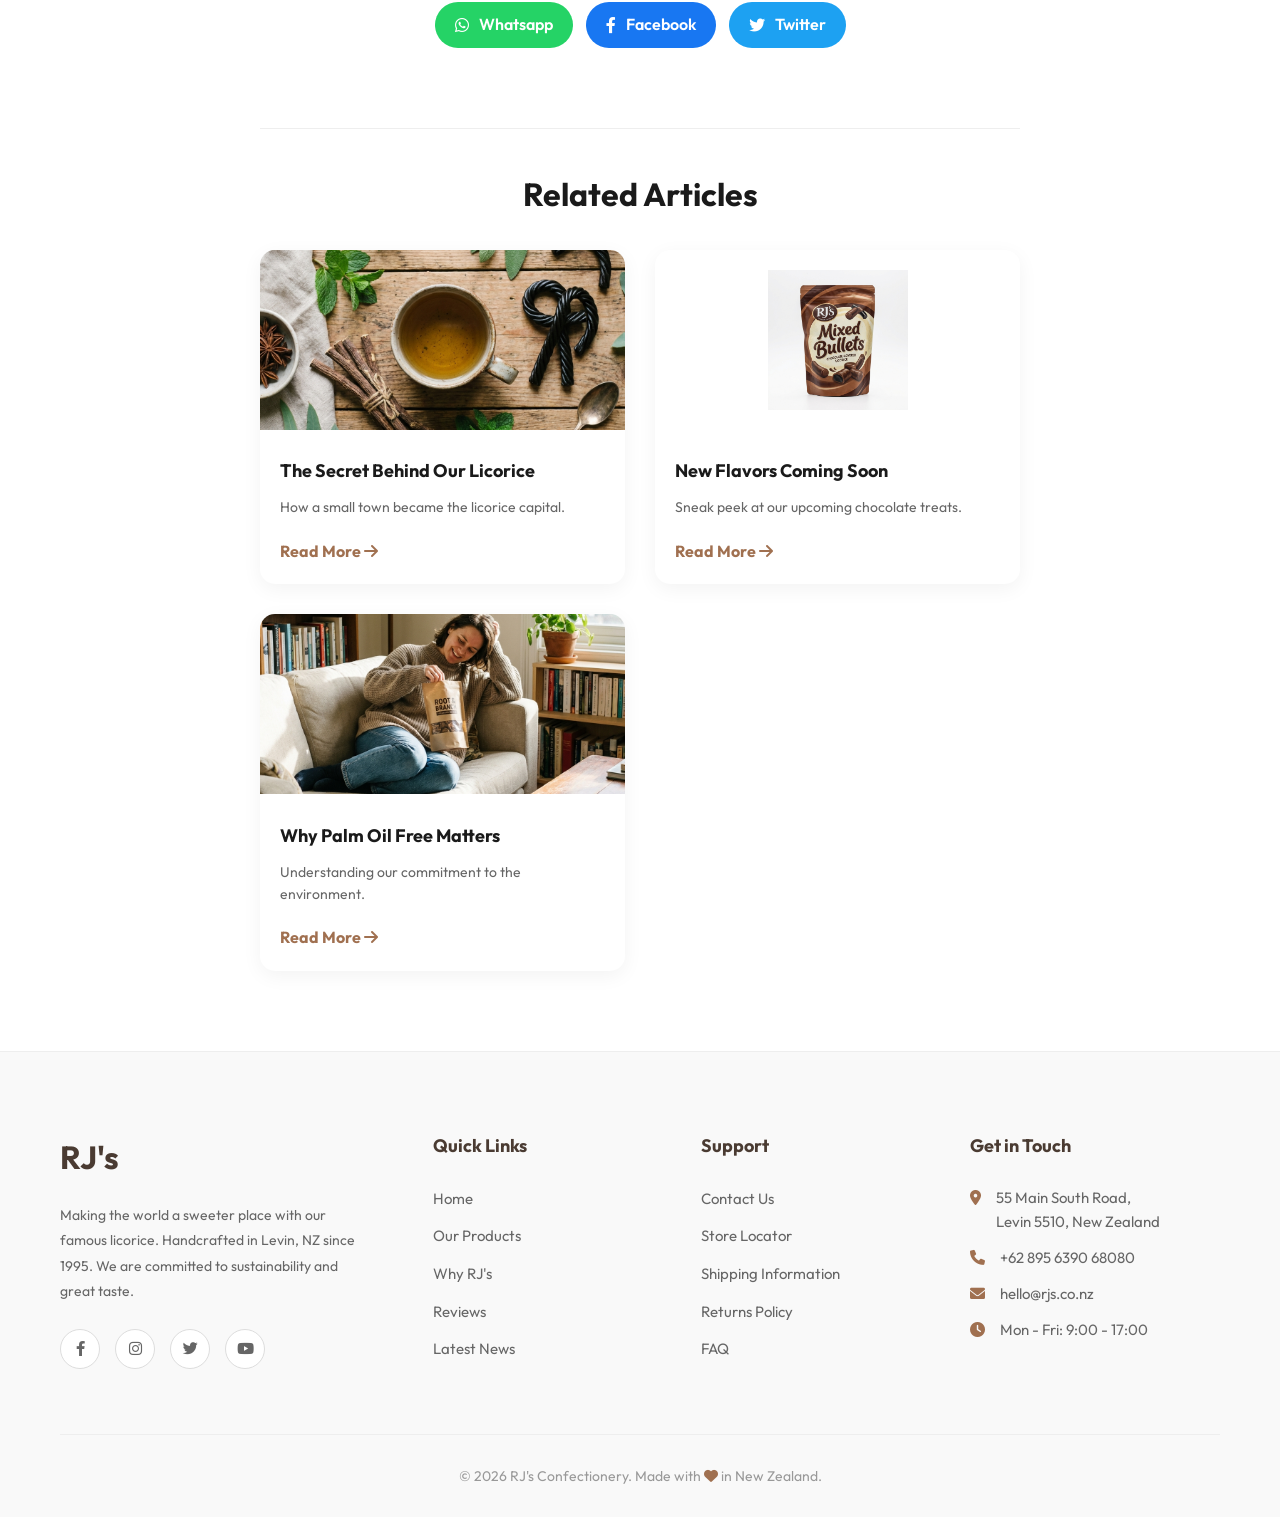
<file: article-2.html>
<!DOCTYPE html>
<html lang="en">

<head>
    <meta charset="UTF-8">
    <meta name="viewport" content="width=device-width, initial-scale=1.0">
    <title>Palm Oil Free: Why It Matters - RJ's Blog</title>
    <link rel="stylesheet" href="style.css">
    <link rel="stylesheet" href="https://cdnjs.cloudflare.com/ajax/libs/font-awesome/6.0.0/css/all.min.css">
</head>

<body>

    <nav class="navbar">
        <a href="index.html" class="nav-brand">
            <span class="brand-logo">RJ's</span>
        </a>
        <div class="hamburger"><i class="fas fa-bars"></i></div>
        <ul class="nav-links">
            <li><a href="index.html">Home</a></li>
            <li><a href="product.html">Product</a></li>
            <li><a href="features.html">Features</a></li>
            <li><a href="reviews.html">Reviews</a></li>
            <li><a href="blog.html" class="active">Blog</a></li>
            <li><a href="contact.html">Contact</a></li>
        </ul>
        <div class="nav-auth">
            <a href="contact.html" class="btn btn-primary">Kontak Kami</a>
        </div>
    </nav>

    <div class="article-content" style="max-width: 800px; margin: 60px auto; padding: 0 20px;">
        <a href="blog.html" class="back-link"><i class="fas fa-arrow-left"></i> Back to Blog</a>

        <!-- 1. Judul H1 -->
        <header class="article-header">
            <h1 style="font-size: 42px; margin-bottom: 20px; color: #4a3b32;">Palm Oil Free: Why It Matters</h1>
            <p style="color: #666;">Published on Feb 1, 2026 • 5 min read</p>
        </header>

        <!-- 2. Gambar Utama + Deskripsi -->
        <figure class="article-hero">
            <img src="assets/images/about-2.png" alt="Palm Oil Free: Why It Matters"
                style="object-fit:cover; height: 400px;">
            <figcaption class="img-caption">Sustainable ingredients are at the heart of what we do.</figcaption>
        </figure>


        <!-- 3. TOC Otomatis -->
        <div class="toc-container">
            <div class="toc-title">Table of Contents <i class="fas fa-chevron-down"></i></div>
            <ul class="toc-list">
                <!-- JS will populate this -->
            </ul>
        </div>


        <div class="article-body">

            <p>At RJ's, we are committed to sustainability. That's why we have made the significant decision to go Palm
                Oil Free across our entire range.</p>

            <!-- 5. Blockquote -->
            <blockquote>
                "Good for you, and good for the planet. That's our promise."
            </blockquote>

            <h2> The Environmental Impact</h2>
            <p>Palm oil production is often linked to deforestation and habitat loss for endangered species like
                orangutans. By removing it from our products, we are doing our part to protect these precious
                ecosystems.</p>

            <!-- 6. Gambar Promosi GIF (Simulated) -->
            <div style="margin: 40px 0; text-align: center;">
                <img src="assets/images/promo.png" alt="Special Offer Promo"
                    style="max-width: 100%; border-radius: 10px;">
            </div>

            <h2>What We Use Instead</h2>
            <p>We use sunflower oil and coconut oil as sustainable alternatives. These provide the same smooth texture
                and shelf life without the environmental cost.</p>

            <!-- 4. Baca Juga Block -->
            <div class="read-also-block">
                <h4>Read Also:</h4>
                <ul>
                    <li><a href="article-1.html">The Secret Behind Our Licorice</a></li>
                    <li><a href="article-3.html">New Flavors Coming Soon to RJ's</a></li>
                </ul>
            </div>

            <h3>Taste the Difference</h3>
            <p>Many of our customers tell us our licorice tastes even better now. It's cleaner, creating a better
                melt-in-the-mouth experience.</p>

            <!-- 7. Gambar Pendukung Lainnya -->
            <figure class="supporting-img" style="margin: 30px 0;">
                <img src="assets/images/about-1.png" alt="Factory process">
                <figcaption class="img-caption">Our factory uses sustainable practices at every step.</figcaption>
            </figure>

            <!-- 8. FAQ Section -->
            <div class="faq-section">
                <h2 style="margin-bottom: 20px;">Frequently Asked Questions</h2>
                <div class="faq-item">
                    <div class="faq-question"> Does it affect the taste? <i class="fas fa-plus"
                            style="float: right;"></i></div>
                    <div class="faq-answer">Not at all! In fact, most people find the flavor is cleaner and the texture
                        is improved.</div>
                </div>
            </div>

            <!-- 9. Kesimpulan -->
            <h2>Conclusion</h2>
            <p>Going Palm Oil Free was a big challenge, but it was the right thing to do. We are proud to offer
                confectionery that you can feel good about eating.</p>

        </div>


        <!-- 10. Gambar Promosi GIF (Bottom) -->
        <div style="margin: 40px 0; text-align: center;">
            <img src="assets/images/promo.png" alt="Special Offer Promo" style="max-width: 100%; border-radius: 10px;">
        </div>

        <!-- 11. Profil Penulis -->
        <div class="author-profile">
            <img src="assets/images/author.png" alt="Author" class="author-img">
            <div class="author-info">
                <h4>Sarah Jenkins</h4>
                <p class="author-bio">Sarah is the Lead Confectioner at RJ's. She loves experimenting with new flavors
                    and writing about the sweet science of candy making.</p>
            </div>
        </div>

        <!-- 12. Tombol Share -->
        <div class="share-section">
            <h4 style="margin-bottom: 20px;">Share this article:</h4>
            <a href="https://wa.me/?text=Check this out!" target="_blank" class="share-btn share-wa"><i
                    class="fab fa-whatsapp"></i> Whatsapp</a>
            <a href="#" class="share-btn share-fb"><i class="fab fa-facebook-f"></i> Facebook</a>
            <a href="#" class="share-btn share-tw"><i class="fab fa-twitter"></i> Twitter</a>
        </div>

        <!-- 13. Artikel Terkait (3 Items Link) -->
        <div class="related-posts-section">
            <h3 style="text-align: center; margin-bottom: 30px; font-size: 32px;">Related Articles</h3>
            <div class="related-grid">
                <!-- Related 1 -->
                <div class="related-card">
                    <img src="assets/images/about-2.png" alt="Related 1" class="related-img">
                    <div class="related-content">
                        <h4 class="related-title">The Secret Behind Our Licorice</h4>
                        <p style="font-size: 14px; color: #666; margin-bottom: 10px;">How a small town became the
                            licorice capital.</p>
                        <a href="article-1.html" class="related-btn">Read More <i class="fas fa-arrow-right"></i></a>
                    </div>
                </div>
                <!-- Related 2 -->
                <div class="related-card">
                    <img src="assets/images/hero-bag.png" alt="Related 2" class="related-img"
                        style="object-fit: contain; padding: 20px;">
                    <div class="related-content">
                        <h4 class="related-title">New Flavors Coming Soon</h4>
                        <p style="font-size: 14px; color: #666; margin-bottom: 10px;">Sneak peek at our upcoming
                            chocolate treats.</p>
                        <a href="article-3.html" class="related-btn">Read More <i class="fas fa-arrow-right"></i></a>
                    </div>
                </div>
                <!-- Related 3 -->
                <div class="related-card">
                    <img src="assets/images/about-1.png" alt="Related 3" class="related-img">
                    <div class="related-content">
                        <h4 class="related-title">Why Palm Oil Free Matters</h4>
                        <p style="font-size: 14px; color: #666; margin-bottom: 10px;">Understanding our commitment to
                            the environment.</p>
                        <a href="article-2.html" class="related-btn">Read More <i class="fas fa-arrow-right"></i></a>
                    </div>
                </div>
            </div>
        </div>


    </div>

    <!-- Footer -->
    <footer>
        <div class="footer-container">
            <div class="footer-column brand-col">
                <div class="footer-brand-title">RJ's</div>
                <p>Making the world a sweeter place with our famous licorice. Handcrafted in Levin, NZ since 1995. We
                    are committed to sustainability and great taste.</p>
                <div class="social-links">
                    <a href="#"><i class="fab fa-facebook-f"></i></a>
                    <a href="#"><i class="fab fa-instagram"></i></a>
                    <a href="#"><i class="fab fa-twitter"></i></a>
                    <a href="#"><i class="fab fa-youtube"></i></a>
                </div>
            </div>
            <div class="footer-column">
                <h4>Quick Links</h4>
                <ul>
                    <li><a href="index.html">Home</a></li>
                    <li><a href="product.html">Our Products</a></li>
                    <li><a href="features.html">Why RJ's</a></li>
                    <li><a href="reviews.html">Reviews</a></li>
                    <li><a href="blog.html">Latest News</a></li>
                </ul>
            </div>
            <div class="footer-column">
                <h4>Support</h4>
                <ul>
                    <li><a href="contact.html">Contact Us</a></li>
                    <li><a href="#">Store Locator</a></li>
                    <li><a href="#">Shipping Information</a></li>
                    <li><a href="#">Returns Policy</a></li>
                    <li><a href="#">FAQ</a></li>
                </ul>
            </div>
            <div class="footer-column">
                <h4>Get in Touch</h4>
                <ul class="contact-info">
                    <li><i class="fas fa-map-marker-alt"></i> <span>55 Main South Road,<br>Levin 5510, New
                            Zealand</span></li>
                    <li><i class="fas fa-phone"></i> <span>+62 895 6390 68080</span></li>
                    <li><i class="fas fa-envelope"></i> <span>hello@rjs.co.nz</span></li>
                    <li><i class="fas fa-clock"></i> <span>Mon - Fri: 9:00 - 17:00</span></li>
                </ul>
            </div>
        </div>
        <div class="copyright">
            &copy; 2026 RJ's Confectionery. Made with <i class="fas fa-heart" style="color: var(--primary-color);"></i>
            in New Zealand.
        </div>
    </footer>


    <!-- Floating Buttons -->
    <div class="floating-container">
        <a href="https://wa.me/62895639068080" target="_blank" class="float-btn whatsapp-btn">
            <i class="fab fa-whatsapp" style="font-size: 24px;"></i>
        </a>
        <a href="#" class="float-btn scroll-top-btn" id="scrollTopBtn">
            <i class="fas fa-arrow-up"></i>
        </a>
    </div>

    <script src="script.js"></script>
</body>

</html>
</file>
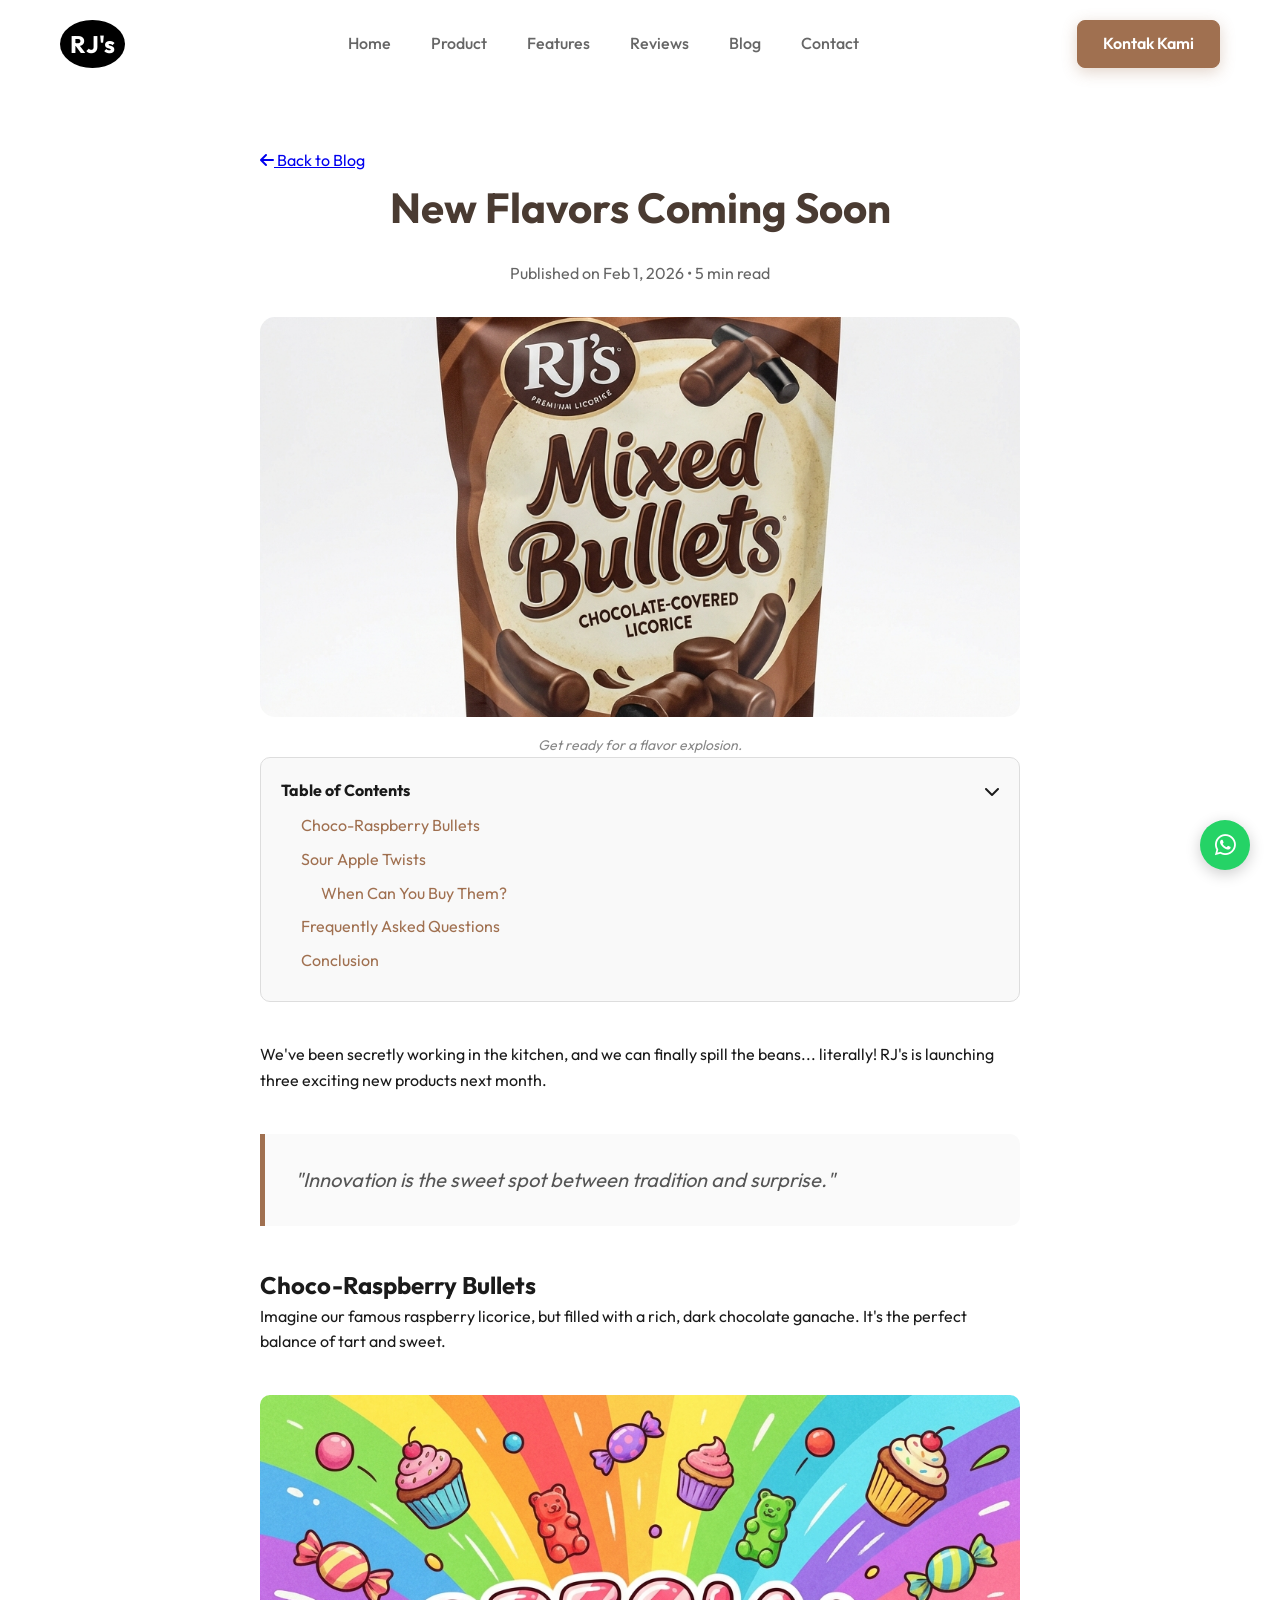
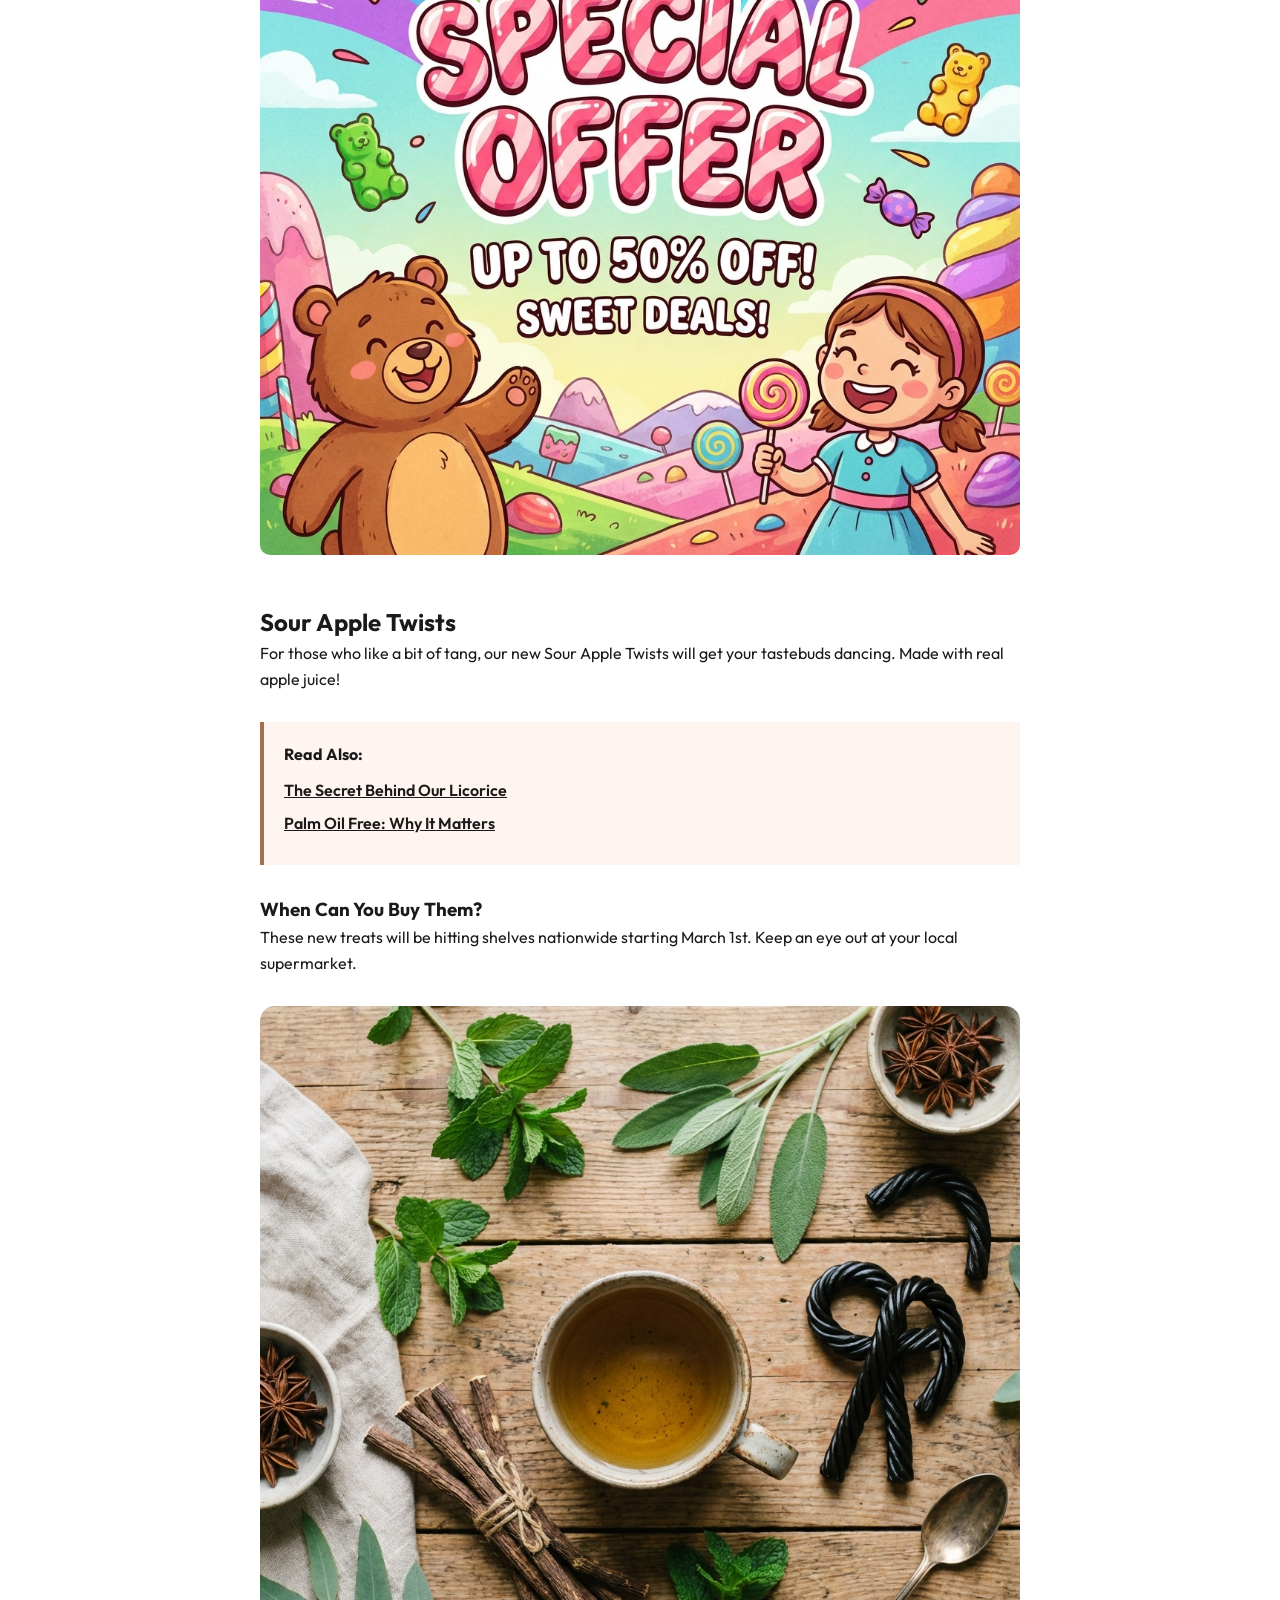
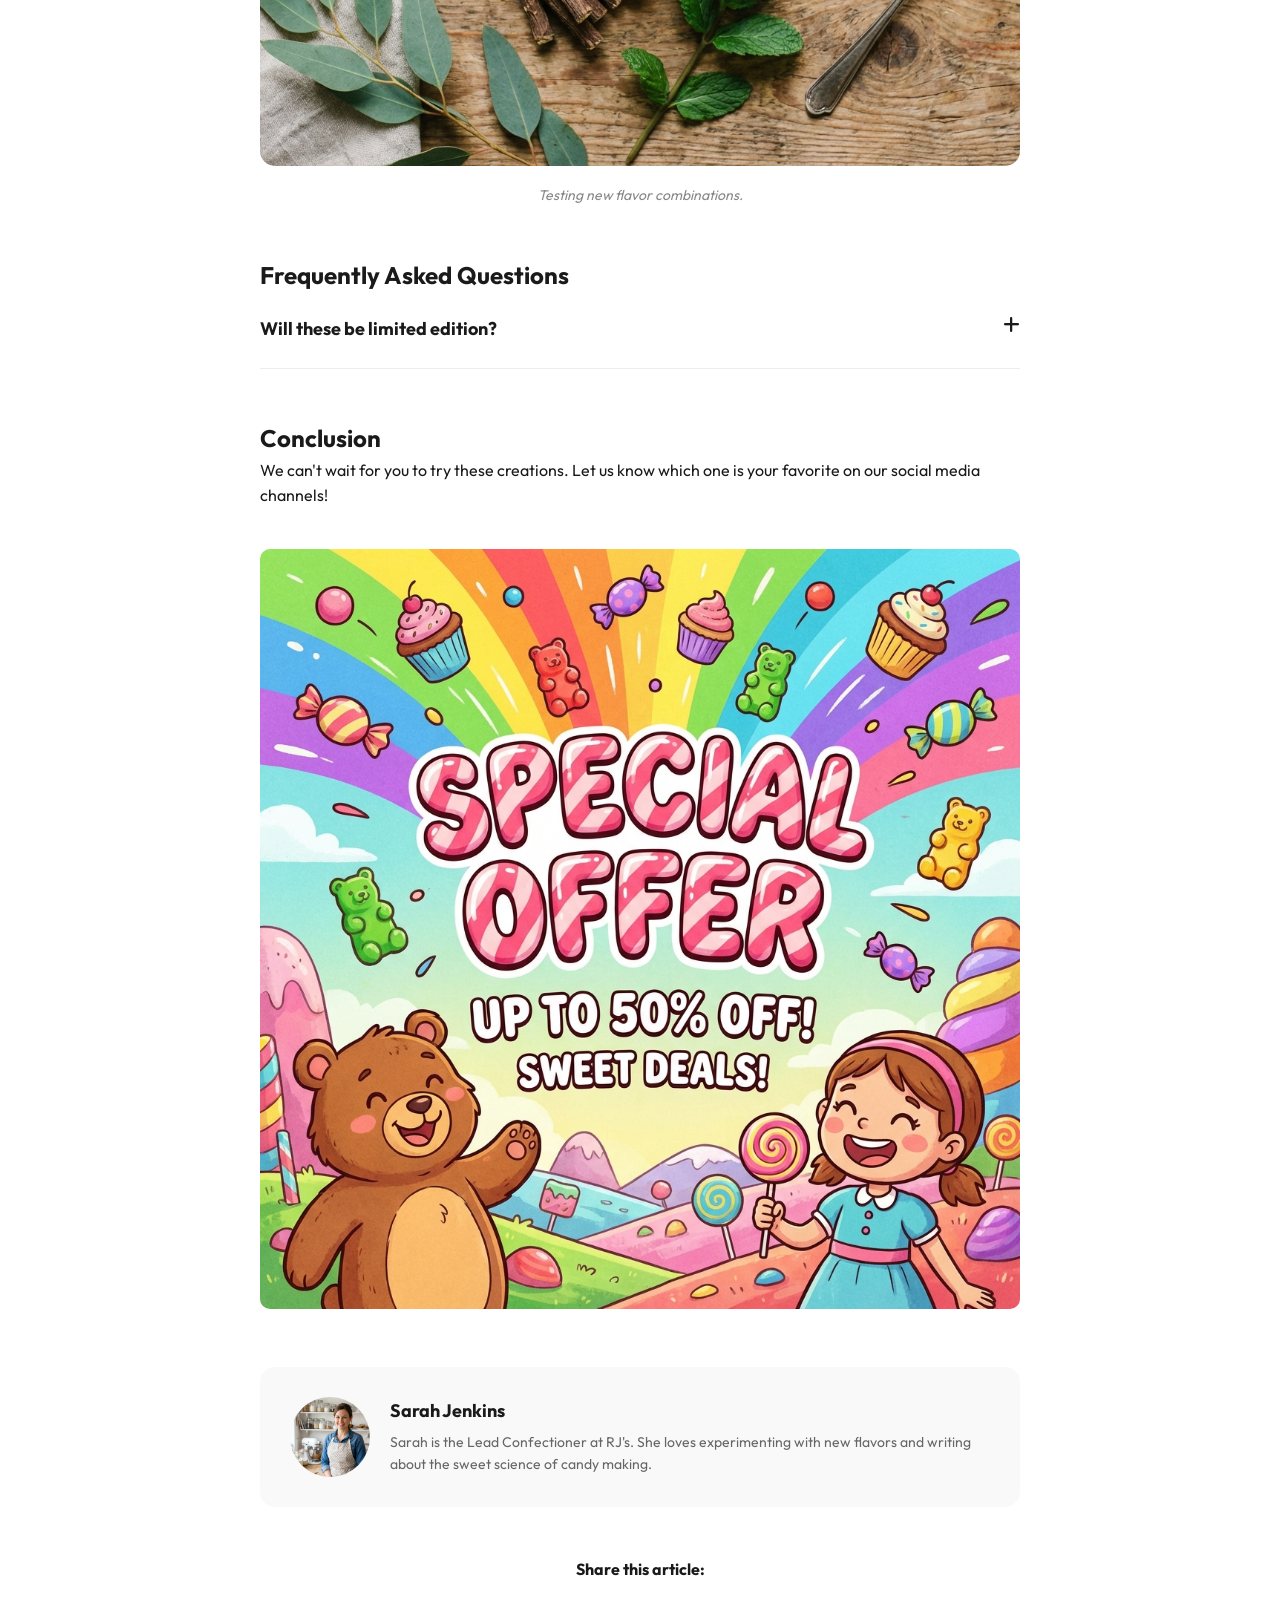
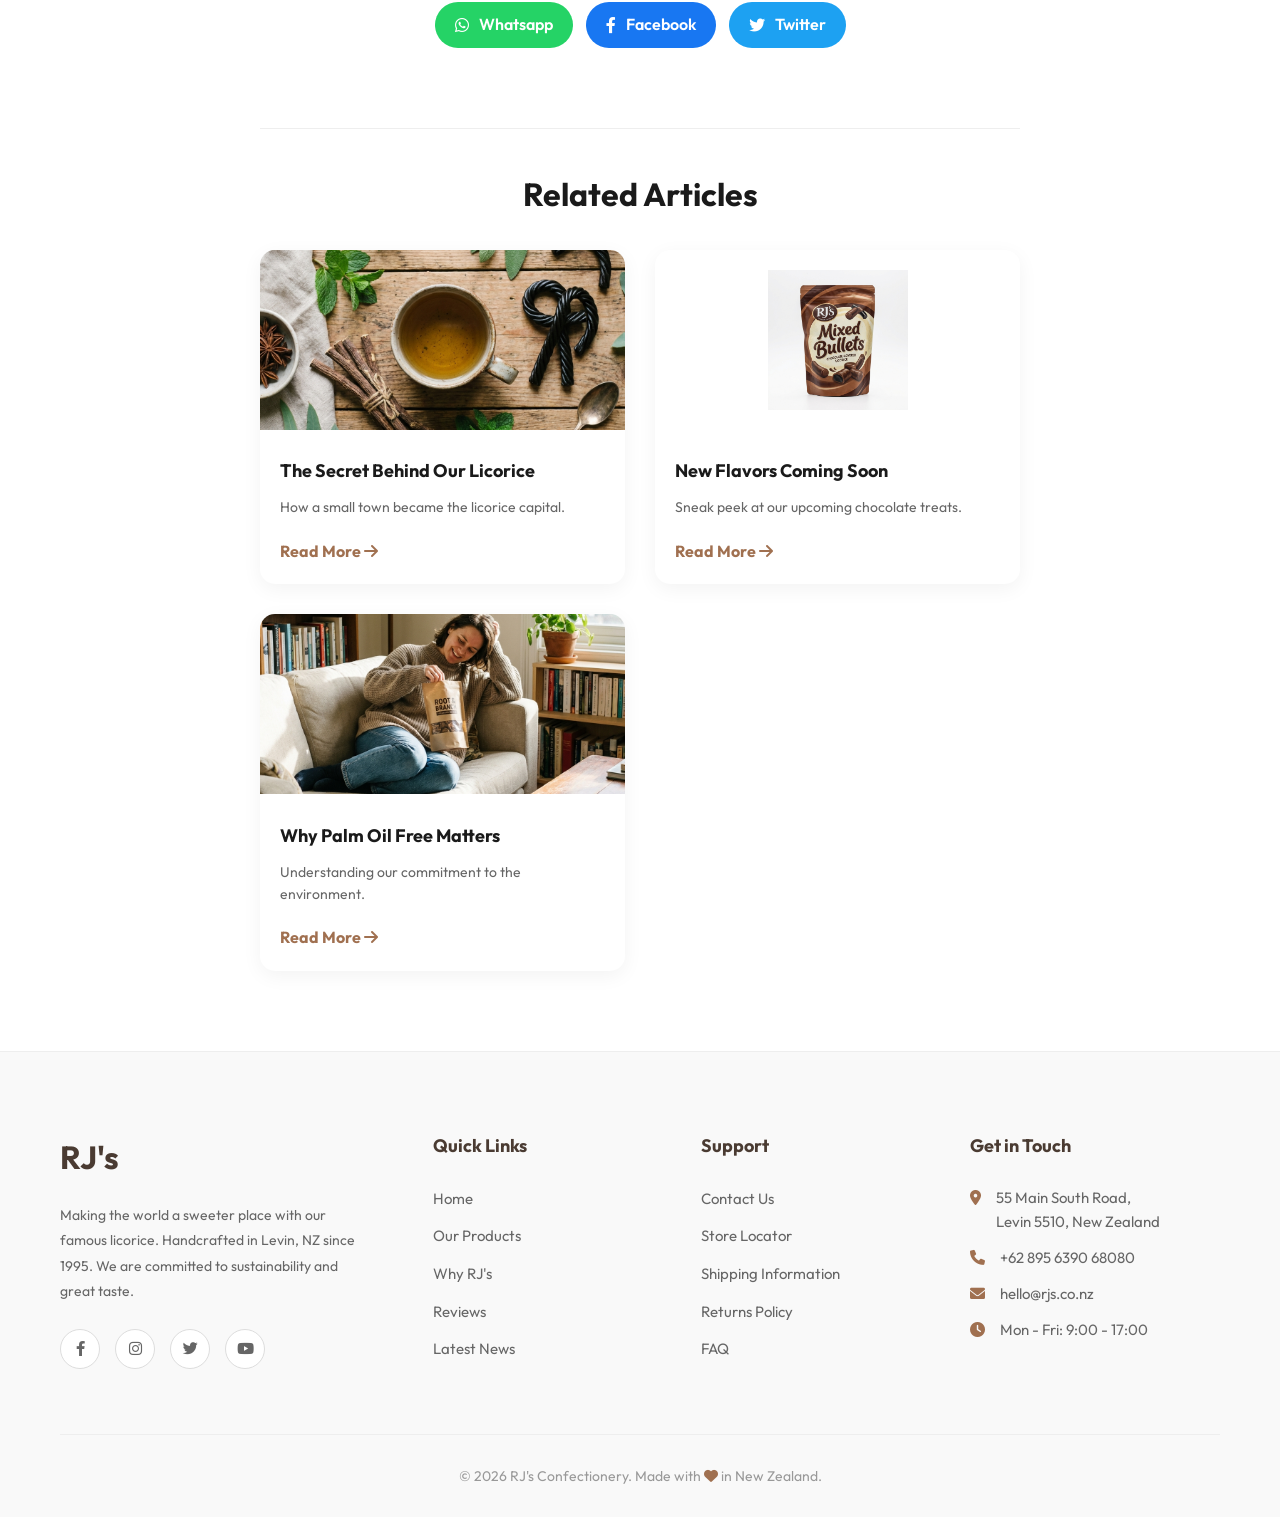
<file: article-3.html>
<!DOCTYPE html>
<html lang="en">

<head>
    <meta charset="UTF-8">
    <meta name="viewport" content="width=device-width, initial-scale=1.0">
    <title>New Flavors Coming Soon - RJ's Blog</title>
    <link rel="stylesheet" href="style.css">
    <link rel="stylesheet" href="https://cdnjs.cloudflare.com/ajax/libs/font-awesome/6.0.0/css/all.min.css">
</head>

<body>

    <nav class="navbar">
        <a href="index.html" class="nav-brand">
            <span class="brand-logo">RJ's</span>
        </a>
        <div class="hamburger"><i class="fas fa-bars"></i></div>
        <ul class="nav-links">
            <li><a href="index.html">Home</a></li>
            <li><a href="product.html">Product</a></li>
            <li><a href="features.html">Features</a></li>
            <li><a href="reviews.html">Reviews</a></li>
            <li><a href="blog.html" class="active">Blog</a></li>
            <li><a href="contact.html">Contact</a></li>
        </ul>
        <div class="nav-auth">
            <a href="contact.html" class="btn btn-primary">Kontak Kami</a>
        </div>
    </nav>

    <div class="article-content" style="max-width: 800px; margin: 60px auto; padding: 0 20px;">
        <a href="blog.html" class="back-link"><i class="fas fa-arrow-left"></i> Back to Blog</a>

        <!-- 1. Judul H1 -->
        <header class="article-header">
            <h1 style="font-size: 42px; margin-bottom: 20px; color: #4a3b32;">New Flavors Coming Soon</h1>
            <p style="color: #666;">Published on Feb 1, 2026 • 5 min read</p>
        </header>

        <!-- 2. Gambar Utama + Deskripsi -->
        <figure class="article-hero">
            <img src="assets/images/hero-bag.png" alt="New Flavors Coming Soon"
                style="object-fit:cover; height: 400px;">
            <figcaption class="img-caption">Get ready for a flavor explosion.</figcaption>
        </figure>


        <!-- 3. TOC Otomatis -->
        <div class="toc-container">
            <div class="toc-title">Table of Contents <i class="fas fa-chevron-down"></i></div>
            <ul class="toc-list">
                <!-- JS will populate this -->
            </ul>
        </div>


        <div class="article-body">

            <p>We've been secretly working in the kitchen, and we can finally spill the beans... literally! RJ's is
                launching three exciting new products next month.</p>

            <!-- 5. Blockquote -->
            <blockquote>
                "Innovation is the sweet spot between tradition and surprise."
            </blockquote>

            <h2>Choco-Raspberry Bullets</h2>
            <p>Imagine our famous raspberry licorice, but filled with a rich, dark chocolate ganache. It's the perfect
                balance of tart and sweet.</p>

            <!-- 6. Gambar Promosi GIF (Simulated) -->
            <div style="margin: 40px 0; text-align: center;">
                <img src="assets/images/promo.png" alt="Special Offer Promo"
                    style="max-width: 100%; border-radius: 10px;">
            </div>

            <h2>Sour Apple Twists</h2>
            <p>For those who like a bit of tang, our new Sour Apple Twists will get your tastebuds dancing. Made with
                real apple juice!</p>

            <!-- 4. Baca Juga Block -->
            <div class="read-also-block">
                <h4>Read Also:</h4>
                <ul>
                    <li><a href="article-1.html">The Secret Behind Our Licorice</a></li>
                    <li><a href="article-2.html">Palm Oil Free: Why It Matters</a></li>
                </ul>
            </div>

            <h3>When Can You Buy Them?</h3>
            <p>These new treats will be hitting shelves nationwide starting March 1st. Keep an eye out at your local
                supermarket.</p>

            <!-- 7. Gambar Pendukung Lainnya -->
            <figure class="supporting-img" style="margin: 30px 0;">
                <img src="assets/images/about-2.png" alt="New ingredients">
                <figcaption class="img-caption">Testing new flavor combinations.</figcaption>
            </figure>

            <!-- 8. FAQ Section -->
            <div class="faq-section">
                <h2 style="margin-bottom: 20px;">Frequently Asked Questions</h2>
                <div class="faq-item">
                    <div class="faq-question"> Will these be limited edition? <i class="fas fa-plus"
                            style="float: right;"></i></div>
                    <div class="faq-answer">The Sour Apple is a limited summer edition, but the Choco-Raspberry is here
                        to stay!</div>
                </div>
            </div>

            <!-- 9. Kesimpulan -->
            <h2>Conclusion</h2>
            <p>We can't wait for you to try these creations. Let us know which one is your favorite on our social media
                channels!</p>

        </div>


        <!-- 10. Gambar Promosi GIF (Bottom) -->
        <div style="margin: 40px 0; text-align: center;">
            <img src="assets/images/promo.png" alt="Special Offer Promo" style="max-width: 100%; border-radius: 10px;">
        </div>

        <!-- 11. Profil Penulis -->
        <div class="author-profile">
            <img src="assets/images/author.png" alt="Author" class="author-img">
            <div class="author-info">
                <h4>Sarah Jenkins</h4>
                <p class="author-bio">Sarah is the Lead Confectioner at RJ's. She loves experimenting with new flavors
                    and writing about the sweet science of candy making.</p>
            </div>
        </div>

        <!-- 12. Tombol Share -->
        <div class="share-section">
            <h4 style="margin-bottom: 20px;">Share this article:</h4>
            <a href="https://wa.me/?text=Check this out!" target="_blank" class="share-btn share-wa"><i
                    class="fab fa-whatsapp"></i> Whatsapp</a>
            <a href="#" class="share-btn share-fb"><i class="fab fa-facebook-f"></i> Facebook</a>
            <a href="#" class="share-btn share-tw"><i class="fab fa-twitter"></i> Twitter</a>
        </div>

        <!-- 13. Artikel Terkait (3 Items Link) -->
        <div class="related-posts-section">
            <h3 style="text-align: center; margin-bottom: 30px; font-size: 32px;">Related Articles</h3>
            <div class="related-grid">
                <!-- Related 1 -->
                <div class="related-card">
                    <img src="assets/images/about-2.png" alt="Related 1" class="related-img">
                    <div class="related-content">
                        <h4 class="related-title">The Secret Behind Our Licorice</h4>
                        <p style="font-size: 14px; color: #666; margin-bottom: 10px;">How a small town became the
                            licorice capital.</p>
                        <a href="article-1.html" class="related-btn">Read More <i class="fas fa-arrow-right"></i></a>
                    </div>
                </div>
                <!-- Related 2 -->
                <div class="related-card">
                    <img src="assets/images/hero-bag.png" alt="Related 2" class="related-img"
                        style="object-fit: contain; padding: 20px;">
                    <div class="related-content">
                        <h4 class="related-title">New Flavors Coming Soon</h4>
                        <p style="font-size: 14px; color: #666; margin-bottom: 10px;">Sneak peek at our upcoming
                            chocolate treats.</p>
                        <a href="article-3.html" class="related-btn">Read More <i class="fas fa-arrow-right"></i></a>
                    </div>
                </div>
                <!-- Related 3 -->
                <div class="related-card">
                    <img src="assets/images/about-1.png" alt="Related 3" class="related-img">
                    <div class="related-content">
                        <h4 class="related-title">Why Palm Oil Free Matters</h4>
                        <p style="font-size: 14px; color: #666; margin-bottom: 10px;">Understanding our commitment to
                            the environment.</p>
                        <a href="article-2.html" class="related-btn">Read More <i class="fas fa-arrow-right"></i></a>
                    </div>
                </div>
            </div>
        </div>


    </div>

    <!-- Footer -->
    <footer>
        <div class="footer-container">
            <div class="footer-column brand-col">
                <div class="footer-brand-title">RJ's</div>
                <p>Making the world a sweeter place with our famous licorice. Handcrafted in Levin, NZ since 1995. We
                    are committed to sustainability and great taste.</p>
                <div class="social-links">
                    <a href="#"><i class="fab fa-facebook-f"></i></a>
                    <a href="#"><i class="fab fa-instagram"></i></a>
                    <a href="#"><i class="fab fa-twitter"></i></a>
                    <a href="#"><i class="fab fa-youtube"></i></a>
                </div>
            </div>
            <div class="footer-column">
                <h4>Quick Links</h4>
                <ul>
                    <li><a href="index.html">Home</a></li>
                    <li><a href="product.html">Our Products</a></li>
                    <li><a href="features.html">Why RJ's</a></li>
                    <li><a href="reviews.html">Reviews</a></li>
                    <li><a href="blog.html">Latest News</a></li>
                </ul>
            </div>
            <div class="footer-column">
                <h4>Support</h4>
                <ul>
                    <li><a href="contact.html">Contact Us</a></li>
                    <li><a href="#">Store Locator</a></li>
                    <li><a href="#">Shipping Information</a></li>
                    <li><a href="#">Returns Policy</a></li>
                    <li><a href="#">FAQ</a></li>
                </ul>
            </div>
            <div class="footer-column">
                <h4>Get in Touch</h4>
                <ul class="contact-info">
                    <li><i class="fas fa-map-marker-alt"></i> <span>55 Main South Road,<br>Levin 5510, New
                            Zealand</span></li>
                    <li><i class="fas fa-phone"></i> <span>+62 895 6390 68080</span></li>
                    <li><i class="fas fa-envelope"></i> <span>hello@rjs.co.nz</span></li>
                    <li><i class="fas fa-clock"></i> <span>Mon - Fri: 9:00 - 17:00</span></li>
                </ul>
            </div>
        </div>
        <div class="copyright">
            &copy; 2026 RJ's Confectionery. Made with <i class="fas fa-heart" style="color: var(--primary-color);"></i>
            in New Zealand.
        </div>
    </footer>


    <!-- Floating Buttons -->
    <div class="floating-container">
        <a href="https://wa.me/62895639068080" target="_blank" class="float-btn whatsapp-btn">
            <i class="fab fa-whatsapp" style="font-size: 24px;"></i>
        </a>
        <a href="#" class="float-btn scroll-top-btn" id="scrollTopBtn">
            <i class="fas fa-arrow-up"></i>
        </a>
    </div>

    <script src="script.js"></script>
</body>

</html>
</file>
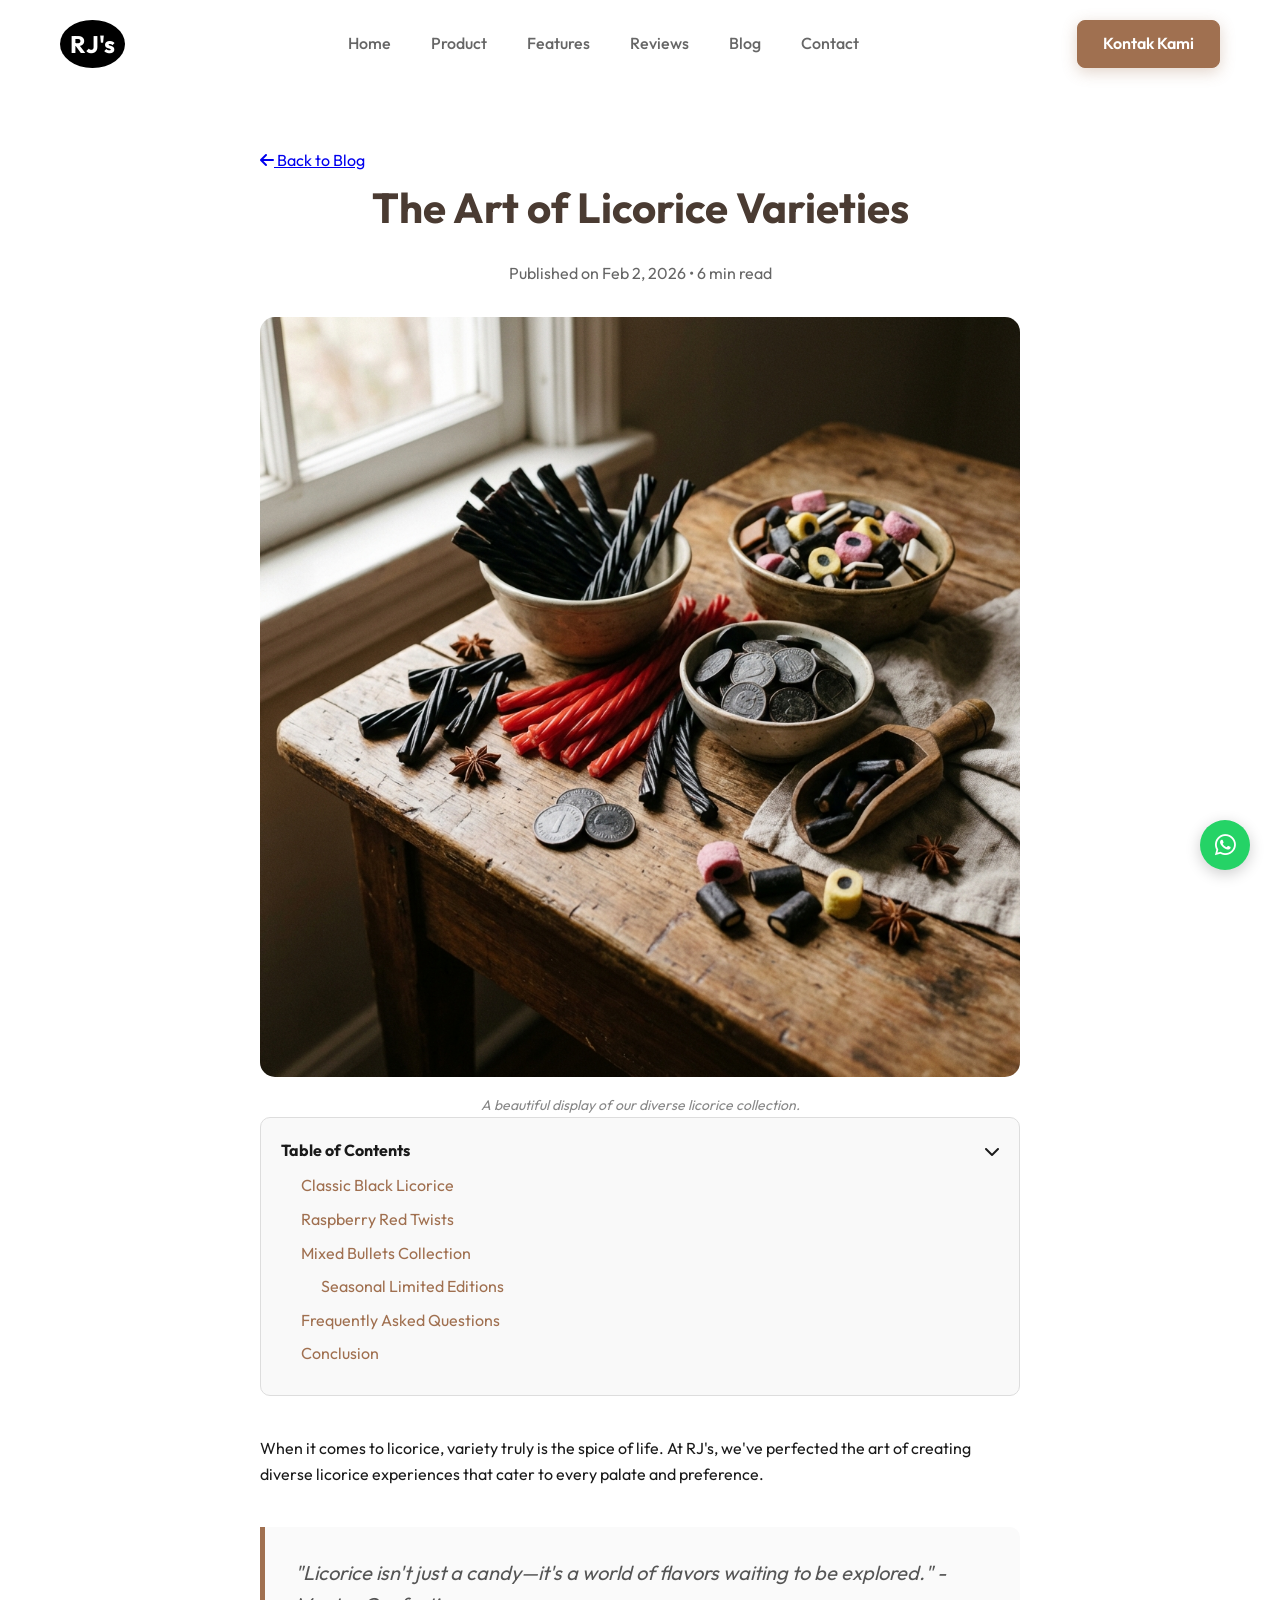
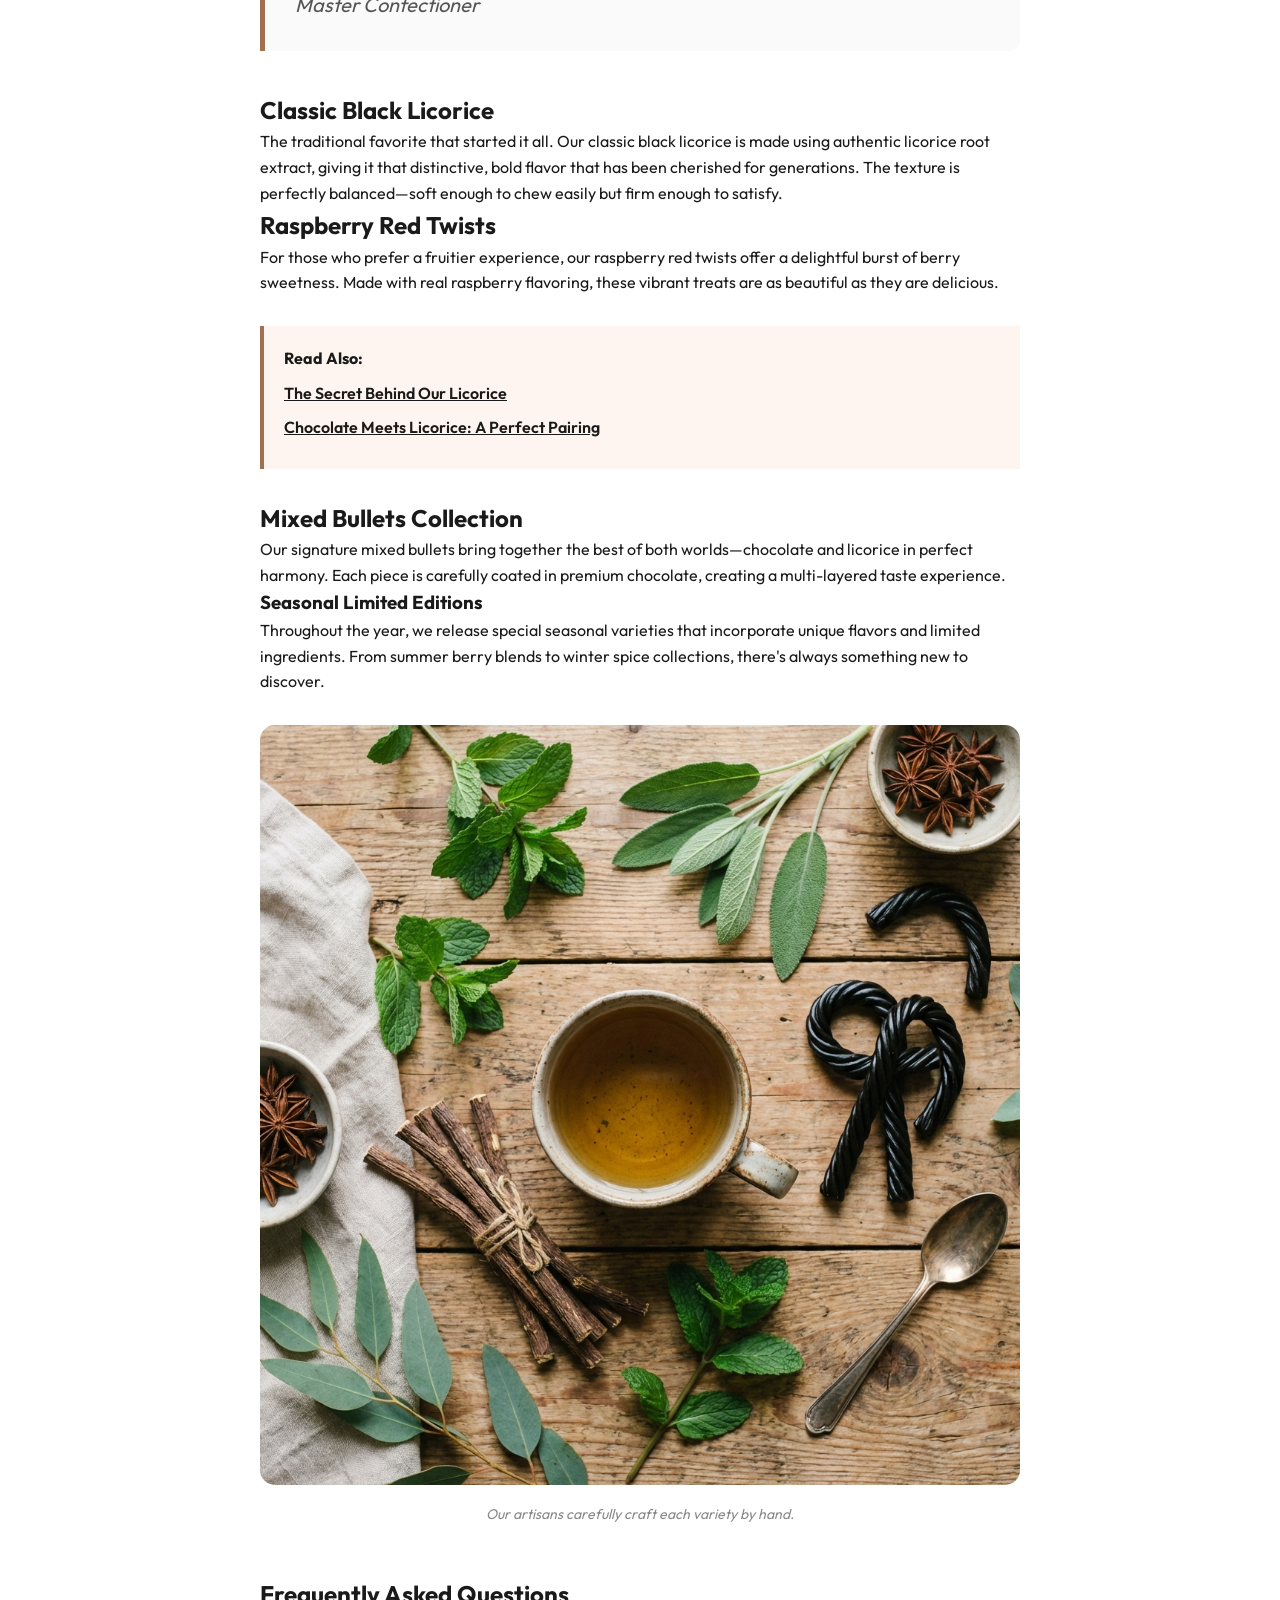
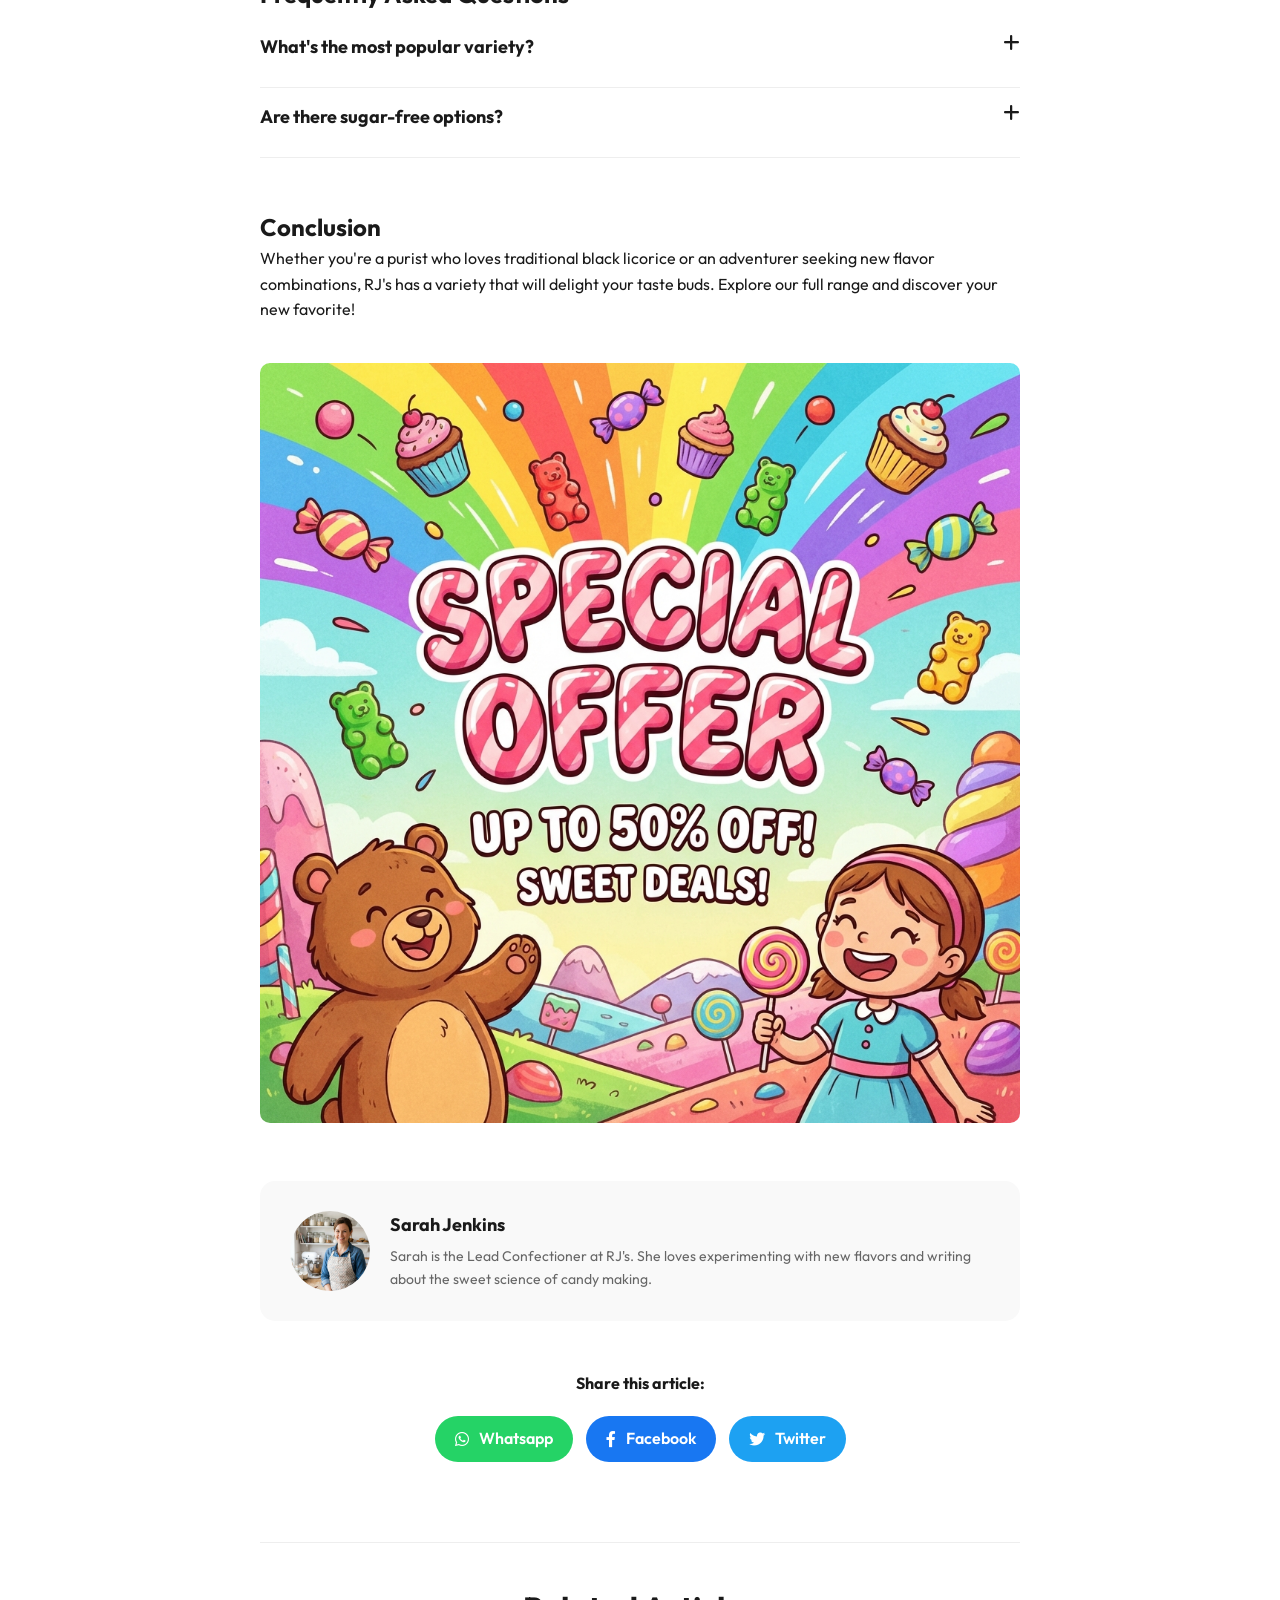
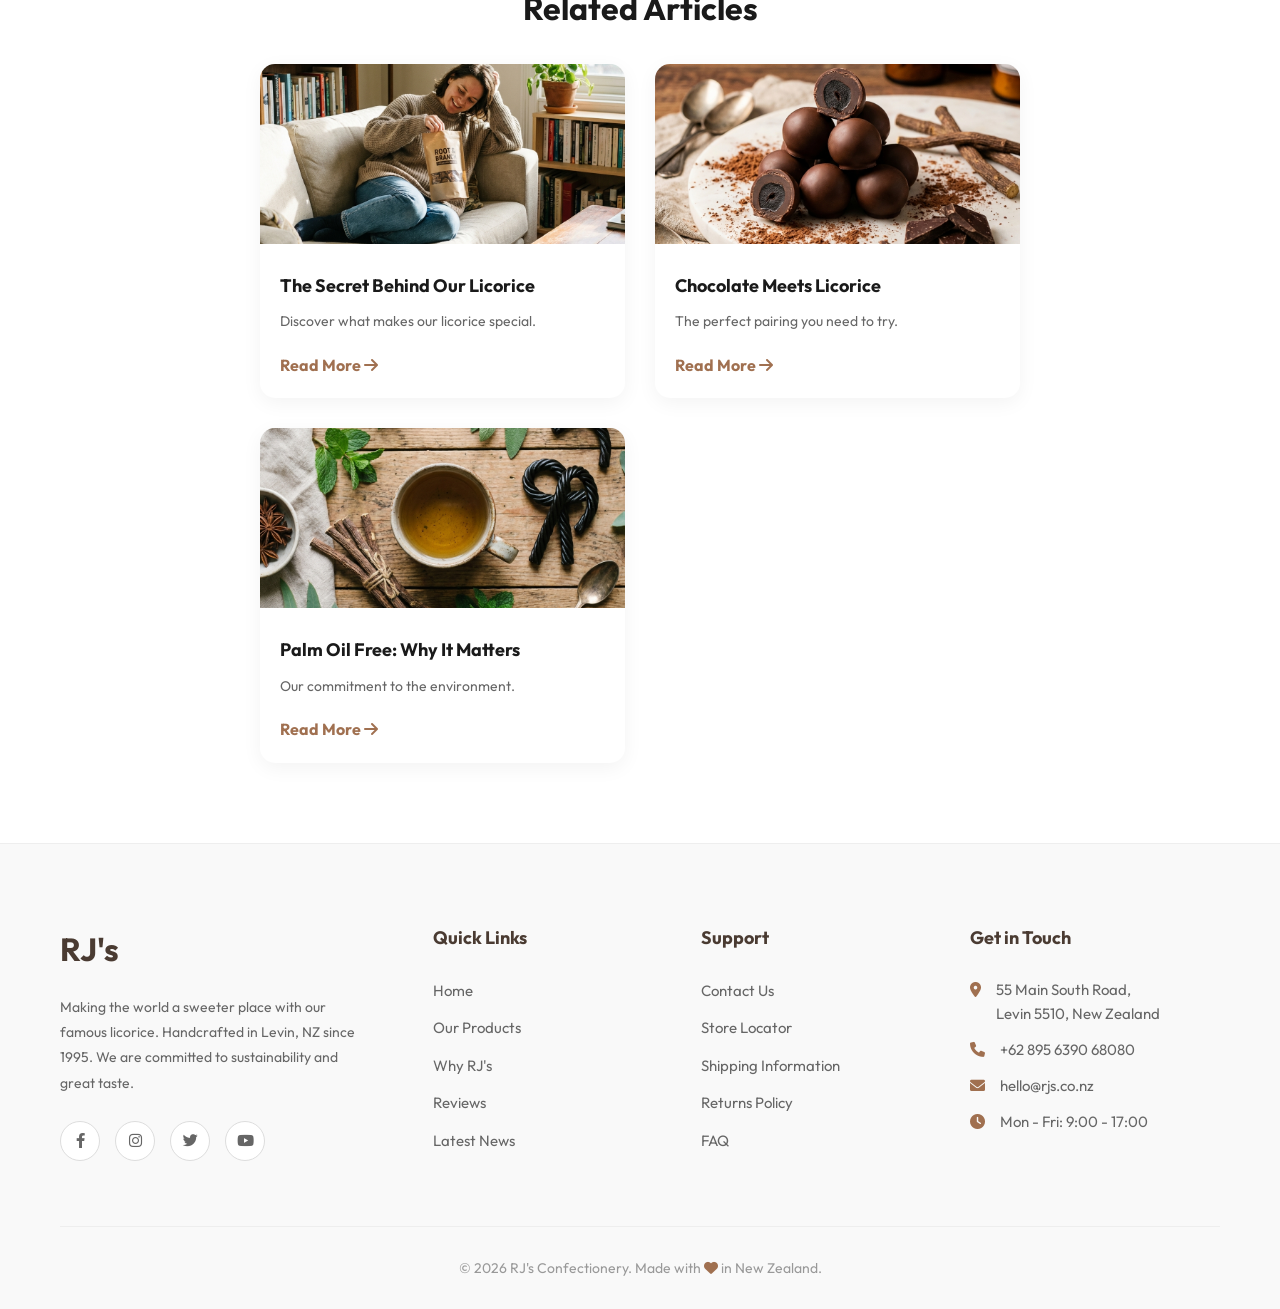
<file: article-4.html>
<!DOCTYPE html>
<html lang="en">

<head>
    <meta charset="UTF-8">
    <meta name="viewport" content="width=device-width, initial-scale=1.0">
    <title>The Art of Licorice Varieties - RJ's Blog</title>
    <link rel="stylesheet" href="style.css">
    <link rel="stylesheet" href="https://cdnjs.cloudflare.com/ajax/libs/font-awesome/6.0.0/css/all.min.css">
</head>

<body>

    <nav class="navbar">
        <a href="index.html" class="nav-brand">
            <span class="brand-logo">RJ's</span>
        </a>
        <div class="hamburger"><i class="fas fa-bars"></i></div>
        <ul class="nav-links">
            <li><a href="index.html">Home</a></li>
            <li><a href="product.html">Product</a></li>
            <li><a href="features.html">Features</a></li>
            <li><a href="reviews.html">Reviews</a></li>
            <li><a href="blog.html" class="active">Blog</a></li>
            <li><a href="contact.html">Contact</a></li>
        </ul>
        <div class="nav-auth">
            <a href="contact.html" class="btn btn-primary">Kontak Kami</a>
        </div>
    </nav>

    <div class="article-content" style="max-width: 800px; margin: 60px auto; padding: 0 20px;">
        <a href="blog.html" class="back-link"><i class="fas fa-arrow-left"></i> Back to Blog</a>

        <header class="article-header">
            <h1 style="font-size: 42px; margin-bottom: 20px; color: #4a3b32;">The Art of Licorice Varieties</h1>
            <p style="color: #666;">Published on Feb 2, 2026 • 6 min read</p>
        </header>

        <figure class="article-hero">
            <img src="assets/images/blog-4.png" alt="Various licorice candies on rustic table">
            <figcaption class="img-caption">A beautiful display of our diverse licorice collection.</figcaption>
        </figure>

        <div class="toc-container">
            <div class="toc-title">Table of Contents <i class="fas fa-chevron-down"></i></div>
            <ul class="toc-list"></ul>
        </div>

        <div class="article-body">
            <p>When it comes to licorice, variety truly is the spice of life. At RJ's, we've perfected the art of
                creating diverse licorice experiences that cater to every palate and preference.</p>

            <blockquote>
                "Licorice isn't just a candy—it's a world of flavors waiting to be explored." - Master Confectioner
            </blockquote>

            <h2>Classic Black Licorice</h2>
            <p>The traditional favorite that started it all. Our classic black licorice is made using authentic licorice
                root extract, giving it that distinctive, bold flavor that has been cherished for generations. The
                texture is perfectly balanced—soft enough to chew easily but firm enough to satisfy.</p>

            <h2>Raspberry Red Twists</h2>
            <p>For those who prefer a fruitier experience, our raspberry red twists offer a delightful burst of berry
                sweetness. Made with real raspberry flavoring, these vibrant treats are as beautiful as they are
                delicious.</p>

            <div class="read-also-block">
                <h4>Read Also:</h4>
                <ul>
                    <li><a href="article-1.html">The Secret Behind Our Licorice</a></li>
                    <li><a href="article-5.html">Chocolate Meets Licorice: A Perfect Pairing</a></li>
                </ul>
            </div>

            <h2>Mixed Bullets Collection</h2>
            <p>Our signature mixed bullets bring together the best of both worlds—chocolate and licorice in perfect
                harmony. Each piece is carefully coated in premium chocolate, creating a multi-layered taste experience.
            </p>

            <h3>Seasonal Limited Editions</h3>
            <p>Throughout the year, we release special seasonal varieties that incorporate unique flavors and limited
                ingredients. From summer berry blends to winter spice collections, there's always something new to
                discover.</p>

            <figure class="supporting-img" style="margin: 30px 0;">
                <img src="assets/images/about-2.png" alt="Licorice making process">
                <figcaption class="img-caption">Our artisans carefully craft each variety by hand.</figcaption>
            </figure>

            <div class="faq-section">
                <h2 style="margin-bottom: 20px;">Frequently Asked Questions</h2>
                <div class="faq-item">
                    <div class="faq-question">What's the most popular variety? <i class="fas fa-plus"
                            style="float: right;"></i></div>
                    <div class="faq-answer">Our Mixed Bullets remain the fan favorite, followed closely by Classic Black
                        Licorice.</div>
                </div>
                <div class="faq-item">
                    <div class="faq-question">Are there sugar-free options? <i class="fas fa-plus"
                            style="float: right;"></i></div>
                    <div class="faq-answer">Yes! We offer a sugar-free range that uses natural sweeteners while
                        maintaining great taste.</div>
                </div>
            </div>

            <h2>Conclusion</h2>
            <p>Whether you're a purist who loves traditional black licorice or an adventurer seeking new flavor
                combinations, RJ's has a variety that will delight your taste buds. Explore our full range and discover
                your new favorite!</p>
        </div>

        <div style="margin: 40px 0; text-align: center;">
            <img src="assets/images/promo.png" alt="Special Offer Promo" style="max-width: 100%; border-radius: 10px;">
        </div>

        <div class="author-profile">
            <img src="assets/images/author.png" alt="Author" class="author-img">
            <div class="author-info">
                <h4>Sarah Jenkins</h4>
                <p class="author-bio">Sarah is the Lead Confectioner at RJ's. She loves experimenting with new flavors
                    and writing about the sweet science of candy making.</p>
            </div>
        </div>

        <div class="share-section">
            <h4 style="margin-bottom: 20px;">Share this article:</h4>
            <a href="https://wa.me/?text=Check this out!" target="_blank" class="share-btn share-wa"><i
                    class="fab fa-whatsapp"></i> Whatsapp</a>
            <a href="#" class="share-btn share-fb"><i class="fab fa-facebook-f"></i> Facebook</a>
            <a href="#" class="share-btn share-tw"><i class="fab fa-twitter"></i> Twitter</a>
        </div>

        <div class="related-posts-section">
            <h3 style="text-align: center; margin-bottom: 30px; font-size: 32px;">Related Articles</h3>
            <div class="related-grid">
                <div class="related-card">
                    <img src="assets/images/about-1.png" alt="Related 1" class="related-img">
                    <div class="related-content">
                        <h4 class="related-title">The Secret Behind Our Licorice</h4>
                        <p style="font-size: 14px; color: #666; margin-bottom: 10px;">Discover what makes our licorice
                            special.</p>
                        <a href="article-1.html" class="related-btn">Read More <i class="fas fa-arrow-right"></i></a>
                    </div>
                </div>
                <div class="related-card">
                    <img src="assets/images/blog-5.png" alt="Related 2" class="related-img">
                    <div class="related-content">
                        <h4 class="related-title">Chocolate Meets Licorice</h4>
                        <p style="font-size: 14px; color: #666; margin-bottom: 10px;">The perfect pairing you need to
                            try.</p>
                        <a href="article-5.html" class="related-btn">Read More <i class="fas fa-arrow-right"></i></a>
                    </div>
                </div>
                <div class="related-card">
                    <img src="assets/images/about-2.png" alt="Related 3" class="related-img">
                    <div class="related-content">
                        <h4 class="related-title">Palm Oil Free: Why It Matters</h4>
                        <p style="font-size: 14px; color: #666; margin-bottom: 10px;">Our commitment to the environment.
                        </p>
                        <a href="article-2.html" class="related-btn">Read More <i class="fas fa-arrow-right"></i></a>
                    </div>
                </div>
            </div>
        </div>
    </div>

    <footer>
        <div class="footer-container">
            <div class="footer-column brand-col">
                <div class="footer-brand-title">RJ's</div>
                <p>Making the world a sweeter place with our famous licorice. Handcrafted in Levin, NZ since 1995. We
                    are committed to sustainability and great taste.</p>
                <div class="social-links">
                    <a href="#"><i class="fab fa-facebook-f"></i></a>
                    <a href="#"><i class="fab fa-instagram"></i></a>
                    <a href="#"><i class="fab fa-twitter"></i></a>
                    <a href="#"><i class="fab fa-youtube"></i></a>
                </div>
            </div>
            <div class="footer-column">
                <h4>Quick Links</h4>
                <ul>
                    <li><a href="index.html">Home</a></li>
                    <li><a href="product.html">Our Products</a></li>
                    <li><a href="features.html">Why RJ's</a></li>
                    <li><a href="reviews.html">Reviews</a></li>
                    <li><a href="blog.html">Latest News</a></li>
                </ul>
            </div>
            <div class="footer-column">
                <h4>Support</h4>
                <ul>
                    <li><a href="contact.html">Contact Us</a></li>
                    <li><a href="#">Store Locator</a></li>
                    <li><a href="#">Shipping Information</a></li>
                    <li><a href="#">Returns Policy</a></li>
                    <li><a href="#">FAQ</a></li>
                </ul>
            </div>
            <div class="footer-column">
                <h4>Get in Touch</h4>
                <ul class="contact-info">
                    <li><i class="fas fa-map-marker-alt"></i> <span>55 Main South Road,<br>Levin 5510, New
                            Zealand</span></li>
                    <li><i class="fas fa-phone"></i> <span>+62 895 6390 68080</span></li>
                    <li><i class="fas fa-envelope"></i> <span>hello@rjs.co.nz</span></li>
                    <li><i class="fas fa-clock"></i> <span>Mon - Fri: 9:00 - 17:00</span></li>
                </ul>
            </div>
        </div>
        <div class="copyright">
            &copy; 2026 RJ's Confectionery. Made with <i class="fas fa-heart" style="color: var(--primary-color);"></i>
            in New Zealand.
        </div>
    </footer>

    <div class="floating-container">
        <a href="https://wa.me/62895639068080" target="_blank" class="float-btn whatsapp-btn">
            <i class="fab fa-whatsapp" style="font-size: 24px;"></i>
        </a>
        <a href="#" class="float-btn scroll-top-btn" id="scrollTopBtn">
            <i class="fas fa-arrow-up"></i>
        </a>
    </div>

    <script src="script.js"></script>
</body>

</html>
</file>
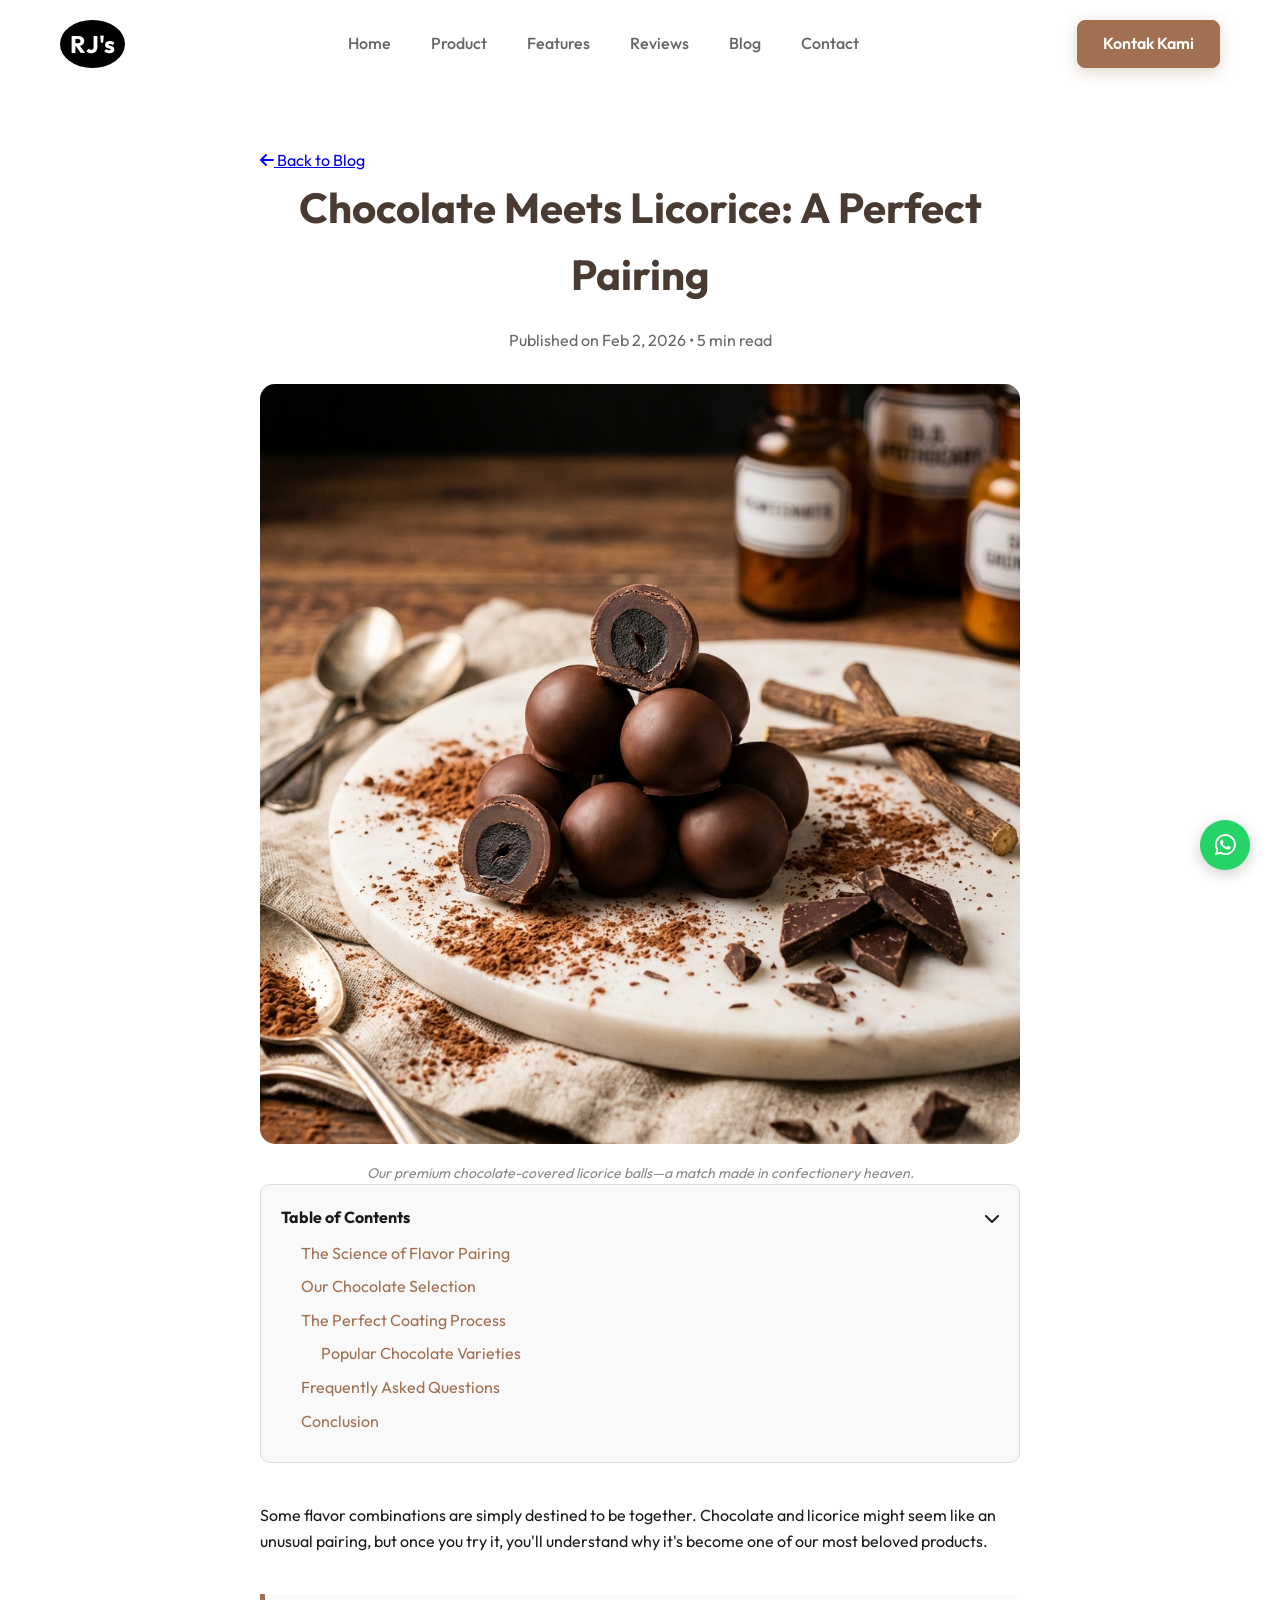
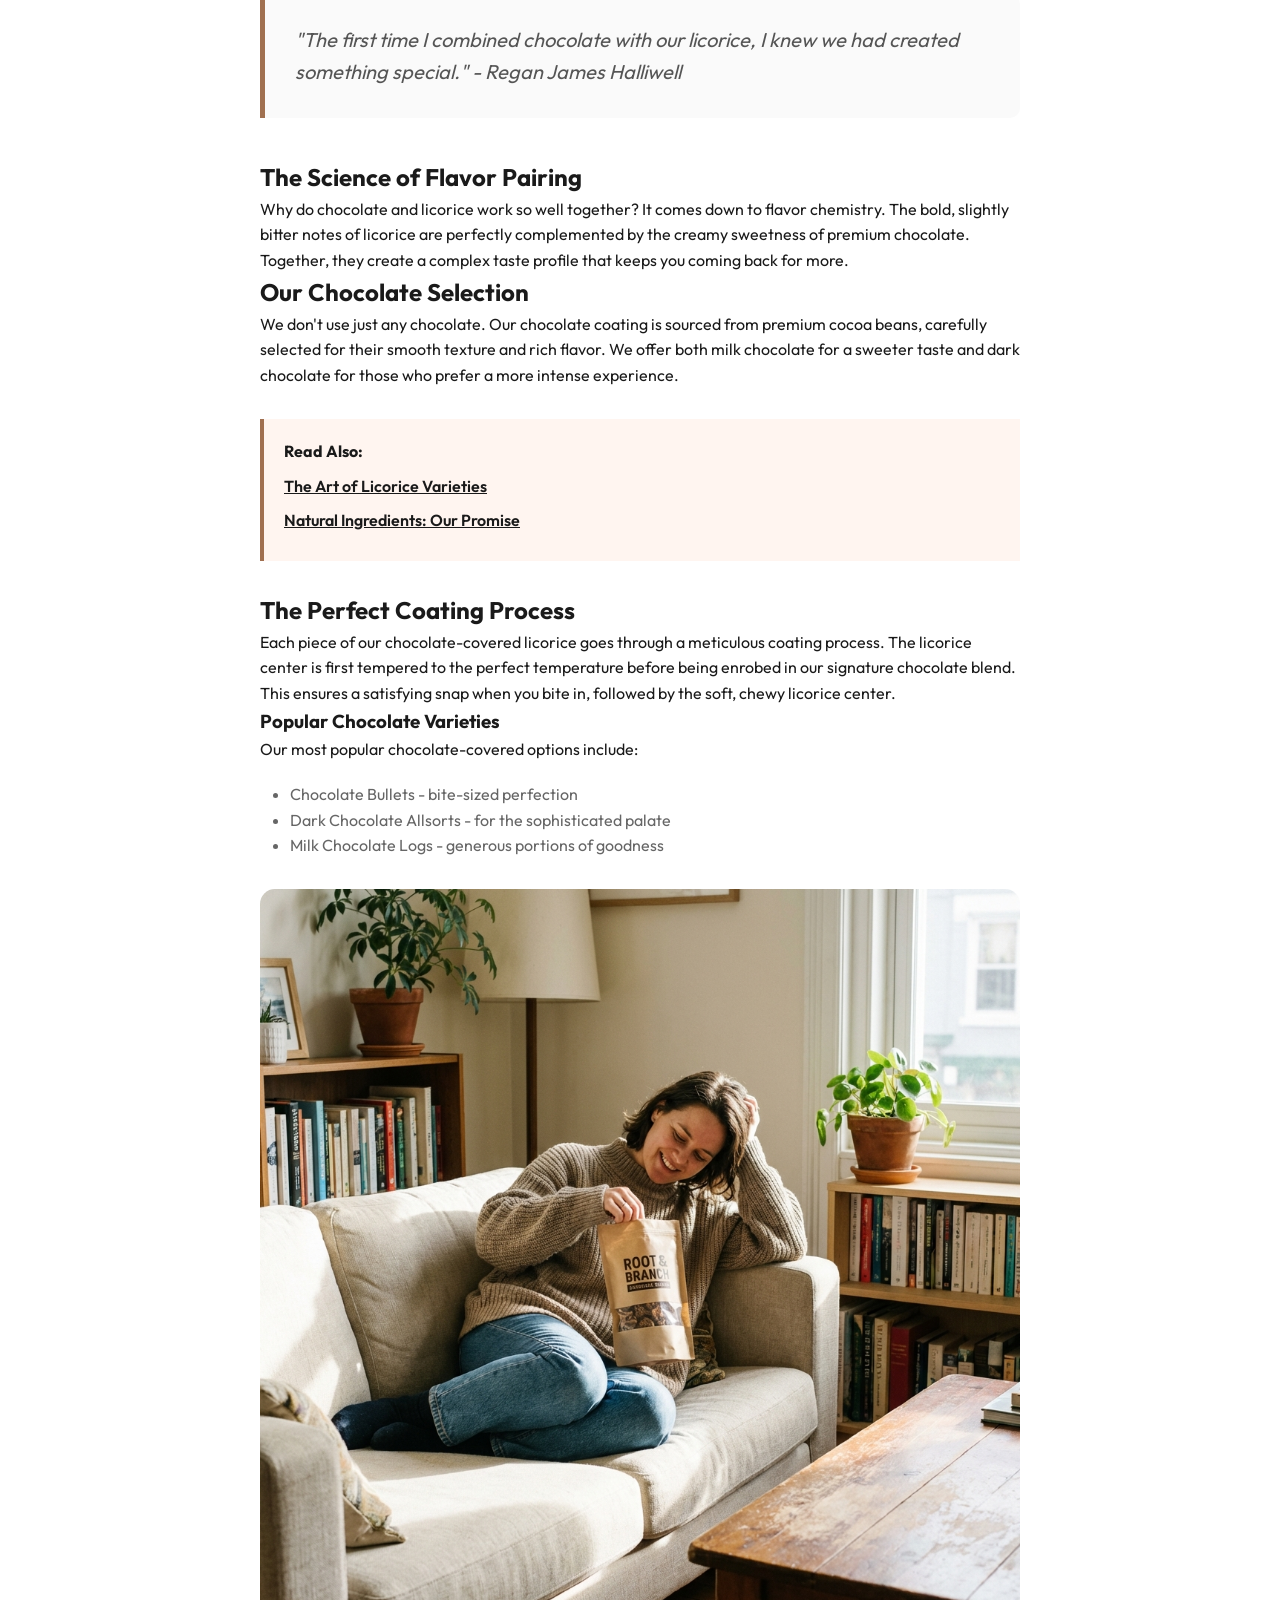
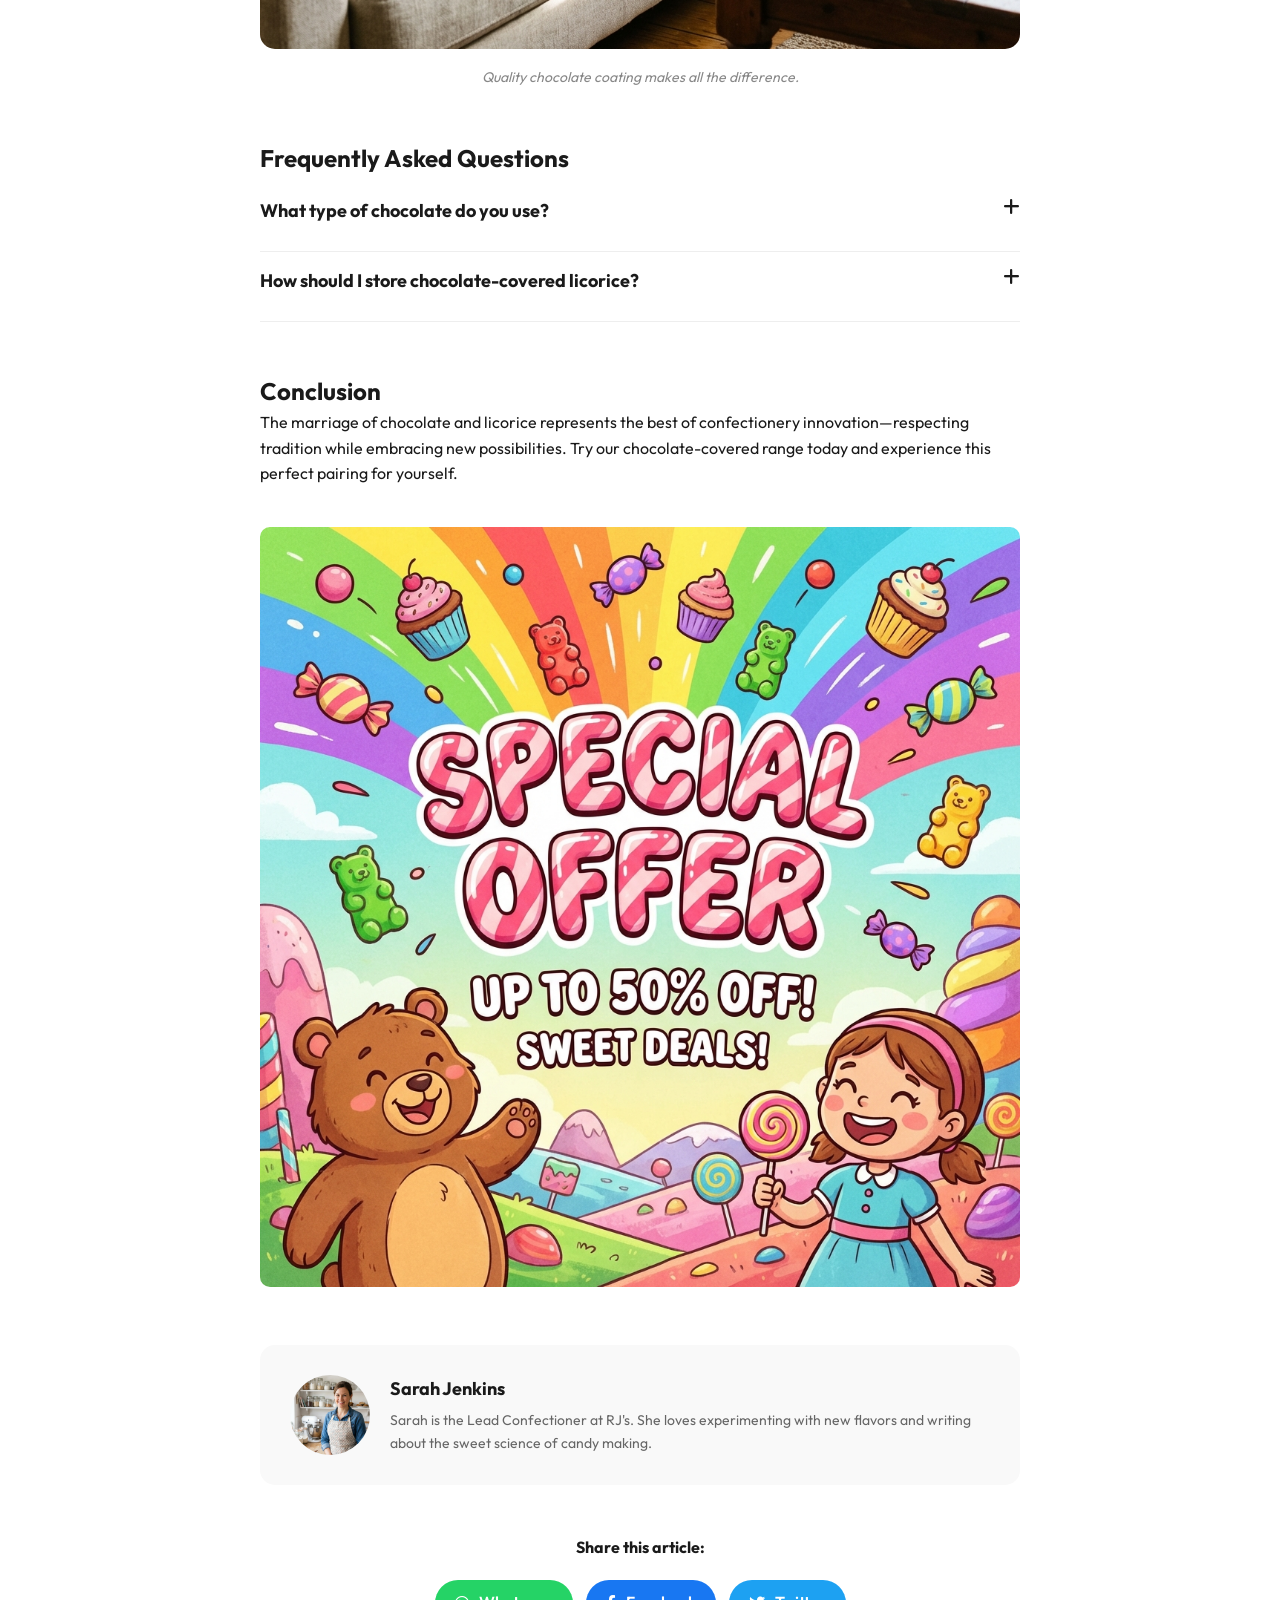
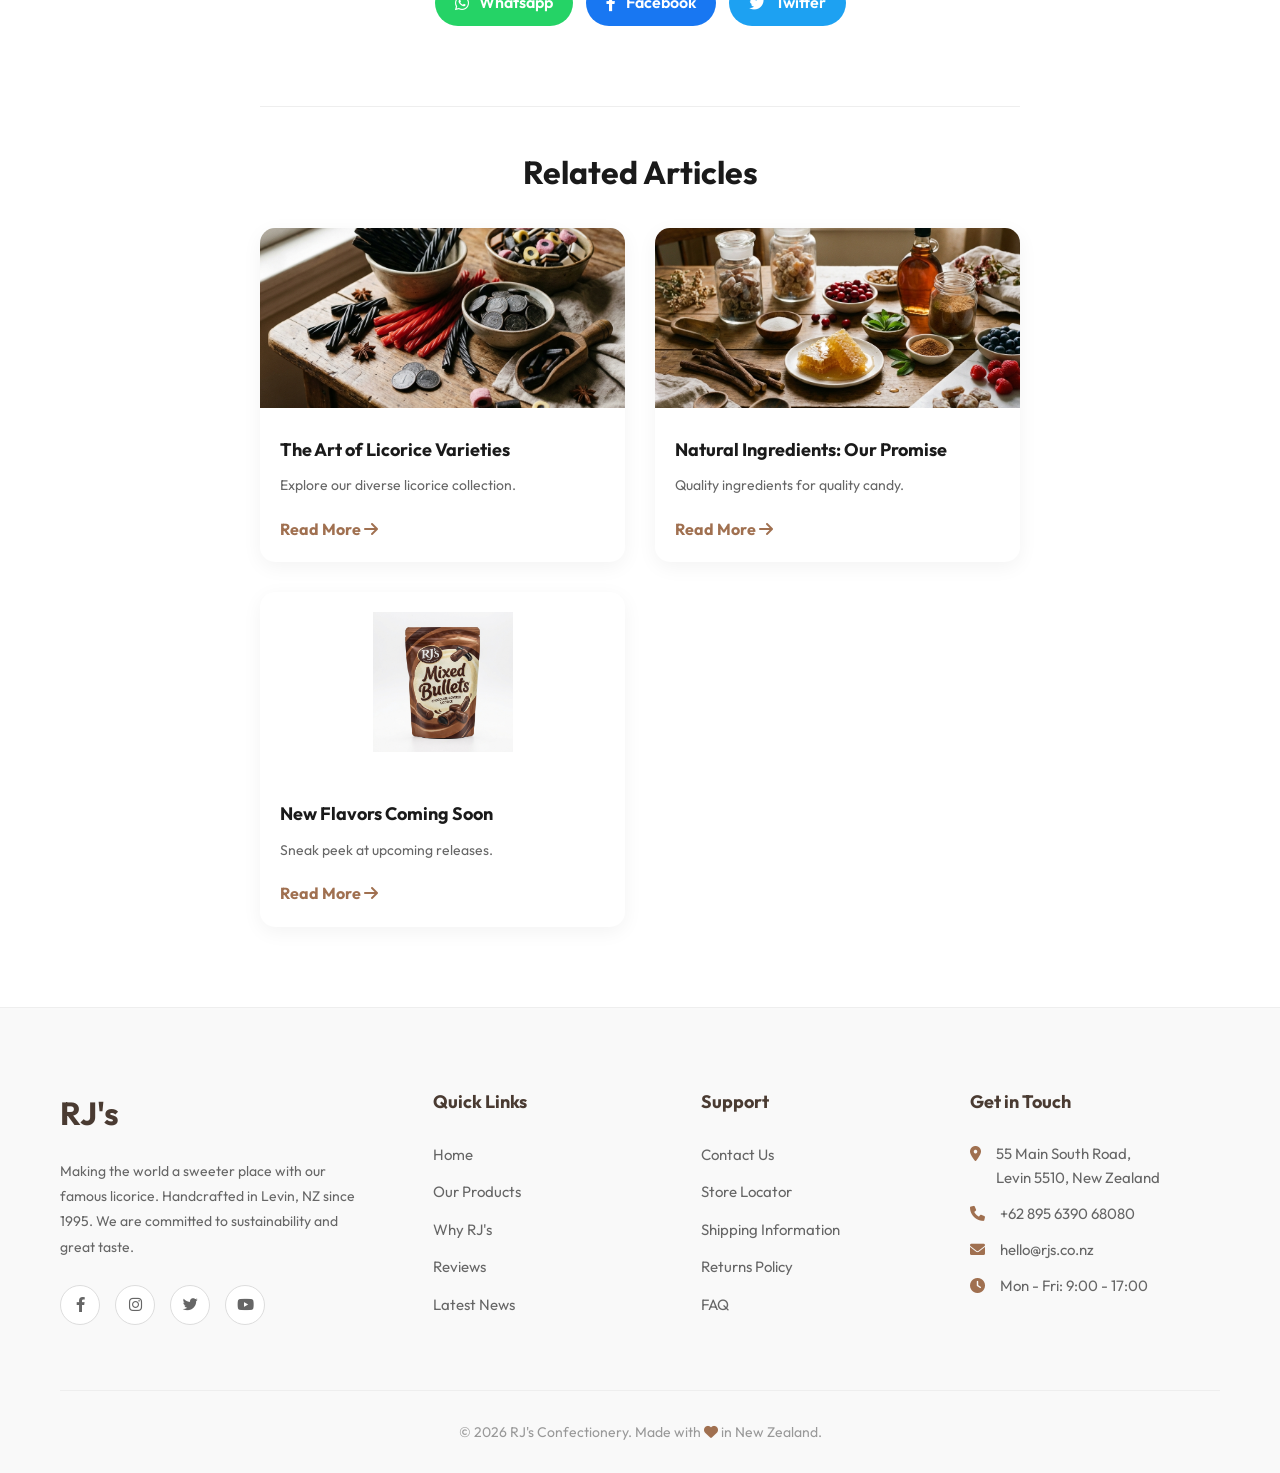
<file: article-5.html>
<!DOCTYPE html>
<html lang="en">

<head>
    <meta charset="UTF-8">
    <meta name="viewport" content="width=device-width, initial-scale=1.0">
    <title>Chocolate Meets Licorice: A Perfect Pairing - RJ's Blog</title>
    <link rel="stylesheet" href="style.css">
    <link rel="stylesheet" href="https://cdnjs.cloudflare.com/ajax/libs/font-awesome/6.0.0/css/all.min.css">
</head>

<body>

    <nav class="navbar">
        <a href="index.html" class="nav-brand">
            <span class="brand-logo">RJ's</span>
        </a>
        <div class="hamburger"><i class="fas fa-bars"></i></div>
        <ul class="nav-links">
            <li><a href="index.html">Home</a></li>
            <li><a href="product.html">Product</a></li>
            <li><a href="features.html">Features</a></li>
            <li><a href="reviews.html">Reviews</a></li>
            <li><a href="blog.html" class="active">Blog</a></li>
            <li><a href="contact.html">Contact</a></li>
        </ul>
        <div class="nav-auth">
            <a href="contact.html" class="btn btn-primary">Kontak Kami</a>
        </div>
    </nav>

    <div class="article-content" style="max-width: 800px; margin: 60px auto; padding: 0 20px;">
        <a href="blog.html" class="back-link"><i class="fas fa-arrow-left"></i> Back to Blog</a>

        <header class="article-header">
            <h1 style="font-size: 42px; margin-bottom: 20px; color: #4a3b32;">Chocolate Meets Licorice: A Perfect
                Pairing</h1>
            <p style="color: #666;">Published on Feb 2, 2026 • 5 min read</p>
        </header>

        <figure class="article-hero">
            <img src="assets/images/blog-5.png" alt="Chocolate covered licorice balls">
            <figcaption class="img-caption">Our premium chocolate-covered licorice balls—a match made in confectionery
                heaven.</figcaption>
        </figure>

        <div class="toc-container">
            <div class="toc-title">Table of Contents <i class="fas fa-chevron-down"></i></div>
            <ul class="toc-list"></ul>
        </div>

        <div class="article-body">
            <p>Some flavor combinations are simply destined to be together. Chocolate and licorice might seem like an
                unusual pairing, but once you try it, you'll understand why it's become one of our most beloved
                products.</p>

            <blockquote>
                "The first time I combined chocolate with our licorice, I knew we had created something special." -
                Regan James Halliwell
            </blockquote>

            <h2>The Science of Flavor Pairing</h2>
            <p>Why do chocolate and licorice work so well together? It comes down to flavor chemistry. The bold,
                slightly bitter notes of licorice are perfectly complemented by the creamy sweetness of premium
                chocolate. Together, they create a complex taste profile that keeps you coming back for more.</p>

            <h2>Our Chocolate Selection</h2>
            <p>We don't use just any chocolate. Our chocolate coating is sourced from premium cocoa beans, carefully
                selected for their smooth texture and rich flavor. We offer both milk chocolate for a sweeter taste and
                dark chocolate for those who prefer a more intense experience.</p>

            <div class="read-also-block">
                <h4>Read Also:</h4>
                <ul>
                    <li><a href="article-4.html">The Art of Licorice Varieties</a></li>
                    <li><a href="article-7.html">Natural Ingredients: Our Promise</a></li>
                </ul>
            </div>

            <h2>The Perfect Coating Process</h2>
            <p>Each piece of our chocolate-covered licorice goes through a meticulous coating process. The licorice
                center is first tempered to the perfect temperature before being enrobed in our signature chocolate
                blend. This ensures a satisfying snap when you bite in, followed by the soft, chewy licorice center.</p>

            <h3>Popular Chocolate Varieties</h3>
            <p>Our most popular chocolate-covered options include:</p>
            <ul style="margin: 20px 0; padding-left: 30px; color: #666;">
                <li>Chocolate Bullets - bite-sized perfection</li>
                <li>Dark Chocolate Allsorts - for the sophisticated palate</li>
                <li>Milk Chocolate Logs - generous portions of goodness</li>
            </ul>

            <figure class="supporting-img" style="margin: 30px 0;">
                <img src="assets/images/about-1.png" alt="Chocolate making process">
                <figcaption class="img-caption">Quality chocolate coating makes all the difference.</figcaption>
            </figure>

            <div class="faq-section">
                <h2 style="margin-bottom: 20px;">Frequently Asked Questions</h2>
                <div class="faq-item">
                    <div class="faq-question">What type of chocolate do you use? <i class="fas fa-plus"
                            style="float: right;"></i></div>
                    <div class="faq-answer">We use premium cocoa from sustainable sources, available in both milk and
                        dark chocolate varieties.</div>
                </div>
                <div class="faq-item">
                    <div class="faq-question">How should I store chocolate-covered licorice? <i class="fas fa-plus"
                            style="float: right;"></i></div>
                    <div class="faq-answer">Keep in a cool, dry place away from direct sunlight. Ideal temperature is
                        below 25°C.</div>
                </div>
            </div>

            <h2>Conclusion</h2>
            <p>The marriage of chocolate and licorice represents the best of confectionery innovation—respecting
                tradition while embracing new possibilities. Try our chocolate-covered range today and experience this
                perfect pairing for yourself.</p>
        </div>

        <div style="margin: 40px 0; text-align: center;">
            <img src="assets/images/promo.png" alt="Special Offer Promo" style="max-width: 100%; border-radius: 10px;">
        </div>

        <div class="author-profile">
            <img src="assets/images/author.png" alt="Author" class="author-img">
            <div class="author-info">
                <h4>Sarah Jenkins</h4>
                <p class="author-bio">Sarah is the Lead Confectioner at RJ's. She loves experimenting with new flavors
                    and writing about the sweet science of candy making.</p>
            </div>
        </div>

        <div class="share-section">
            <h4 style="margin-bottom: 20px;">Share this article:</h4>
            <a href="https://wa.me/?text=Check this out!" target="_blank" class="share-btn share-wa"><i
                    class="fab fa-whatsapp"></i> Whatsapp</a>
            <a href="#" class="share-btn share-fb"><i class="fab fa-facebook-f"></i> Facebook</a>
            <a href="#" class="share-btn share-tw"><i class="fab fa-twitter"></i> Twitter</a>
        </div>

        <div class="related-posts-section">
            <h3 style="text-align: center; margin-bottom: 30px; font-size: 32px;">Related Articles</h3>
            <div class="related-grid">
                <div class="related-card">
                    <img src="assets/images/blog-4.png" alt="Related 1" class="related-img">
                    <div class="related-content">
                        <h4 class="related-title">The Art of Licorice Varieties</h4>
                        <p style="font-size: 14px; color: #666; margin-bottom: 10px;">Explore our diverse licorice
                            collection.</p>
                        <a href="article-4.html" class="related-btn">Read More <i class="fas fa-arrow-right"></i></a>
                    </div>
                </div>
                <div class="related-card">
                    <img src="assets/images/blog-7.png" alt="Related 2" class="related-img">
                    <div class="related-content">
                        <h4 class="related-title">Natural Ingredients: Our Promise</h4>
                        <p style="font-size: 14px; color: #666; margin-bottom: 10px;">Quality ingredients for quality
                            candy.</p>
                        <a href="article-7.html" class="related-btn">Read More <i class="fas fa-arrow-right"></i></a>
                    </div>
                </div>
                <div class="related-card">
                    <img src="assets/images/hero-bag.png" alt="Related 3" class="related-img"
                        style="object-fit: contain; padding: 20px;">
                    <div class="related-content">
                        <h4 class="related-title">New Flavors Coming Soon</h4>
                        <p style="font-size: 14px; color: #666; margin-bottom: 10px;">Sneak peek at upcoming releases.
                        </p>
                        <a href="article-3.html" class="related-btn">Read More <i class="fas fa-arrow-right"></i></a>
                    </div>
                </div>
            </div>
        </div>
    </div>

    <footer>
        <div class="footer-container">
            <div class="footer-column brand-col">
                <div class="footer-brand-title">RJ's</div>
                <p>Making the world a sweeter place with our famous licorice. Handcrafted in Levin, NZ since 1995. We
                    are committed to sustainability and great taste.</p>
                <div class="social-links">
                    <a href="#"><i class="fab fa-facebook-f"></i></a>
                    <a href="#"><i class="fab fa-instagram"></i></a>
                    <a href="#"><i class="fab fa-twitter"></i></a>
                    <a href="#"><i class="fab fa-youtube"></i></a>
                </div>
            </div>
            <div class="footer-column">
                <h4>Quick Links</h4>
                <ul>
                    <li><a href="index.html">Home</a></li>
                    <li><a href="product.html">Our Products</a></li>
                    <li><a href="features.html">Why RJ's</a></li>
                    <li><a href="reviews.html">Reviews</a></li>
                    <li><a href="blog.html">Latest News</a></li>
                </ul>
            </div>
            <div class="footer-column">
                <h4>Support</h4>
                <ul>
                    <li><a href="contact.html">Contact Us</a></li>
                    <li><a href="#">Store Locator</a></li>
                    <li><a href="#">Shipping Information</a></li>
                    <li><a href="#">Returns Policy</a></li>
                    <li><a href="#">FAQ</a></li>
                </ul>
            </div>
            <div class="footer-column">
                <h4>Get in Touch</h4>
                <ul class="contact-info">
                    <li><i class="fas fa-map-marker-alt"></i> <span>55 Main South Road,<br>Levin 5510, New
                            Zealand</span></li>
                    <li><i class="fas fa-phone"></i> <span>+62 895 6390 68080</span></li>
                    <li><i class="fas fa-envelope"></i> <span>hello@rjs.co.nz</span></li>
                    <li><i class="fas fa-clock"></i> <span>Mon - Fri: 9:00 - 17:00</span></li>
                </ul>
            </div>
        </div>
        <div class="copyright">
            &copy; 2026 RJ's Confectionery. Made with <i class="fas fa-heart" style="color: var(--primary-color);"></i>
            in New Zealand.
        </div>
    </footer>

    <div class="floating-container">
        <a href="https://wa.me/62895639068080" target="_blank" class="float-btn whatsapp-btn">
            <i class="fab fa-whatsapp" style="font-size: 24px;"></i>
        </a>
        <a href="#" class="float-btn scroll-top-btn" id="scrollTopBtn">
            <i class="fas fa-arrow-up"></i>
        </a>
    </div>

    <script src="script.js"></script>
</body>

</html>
</file>
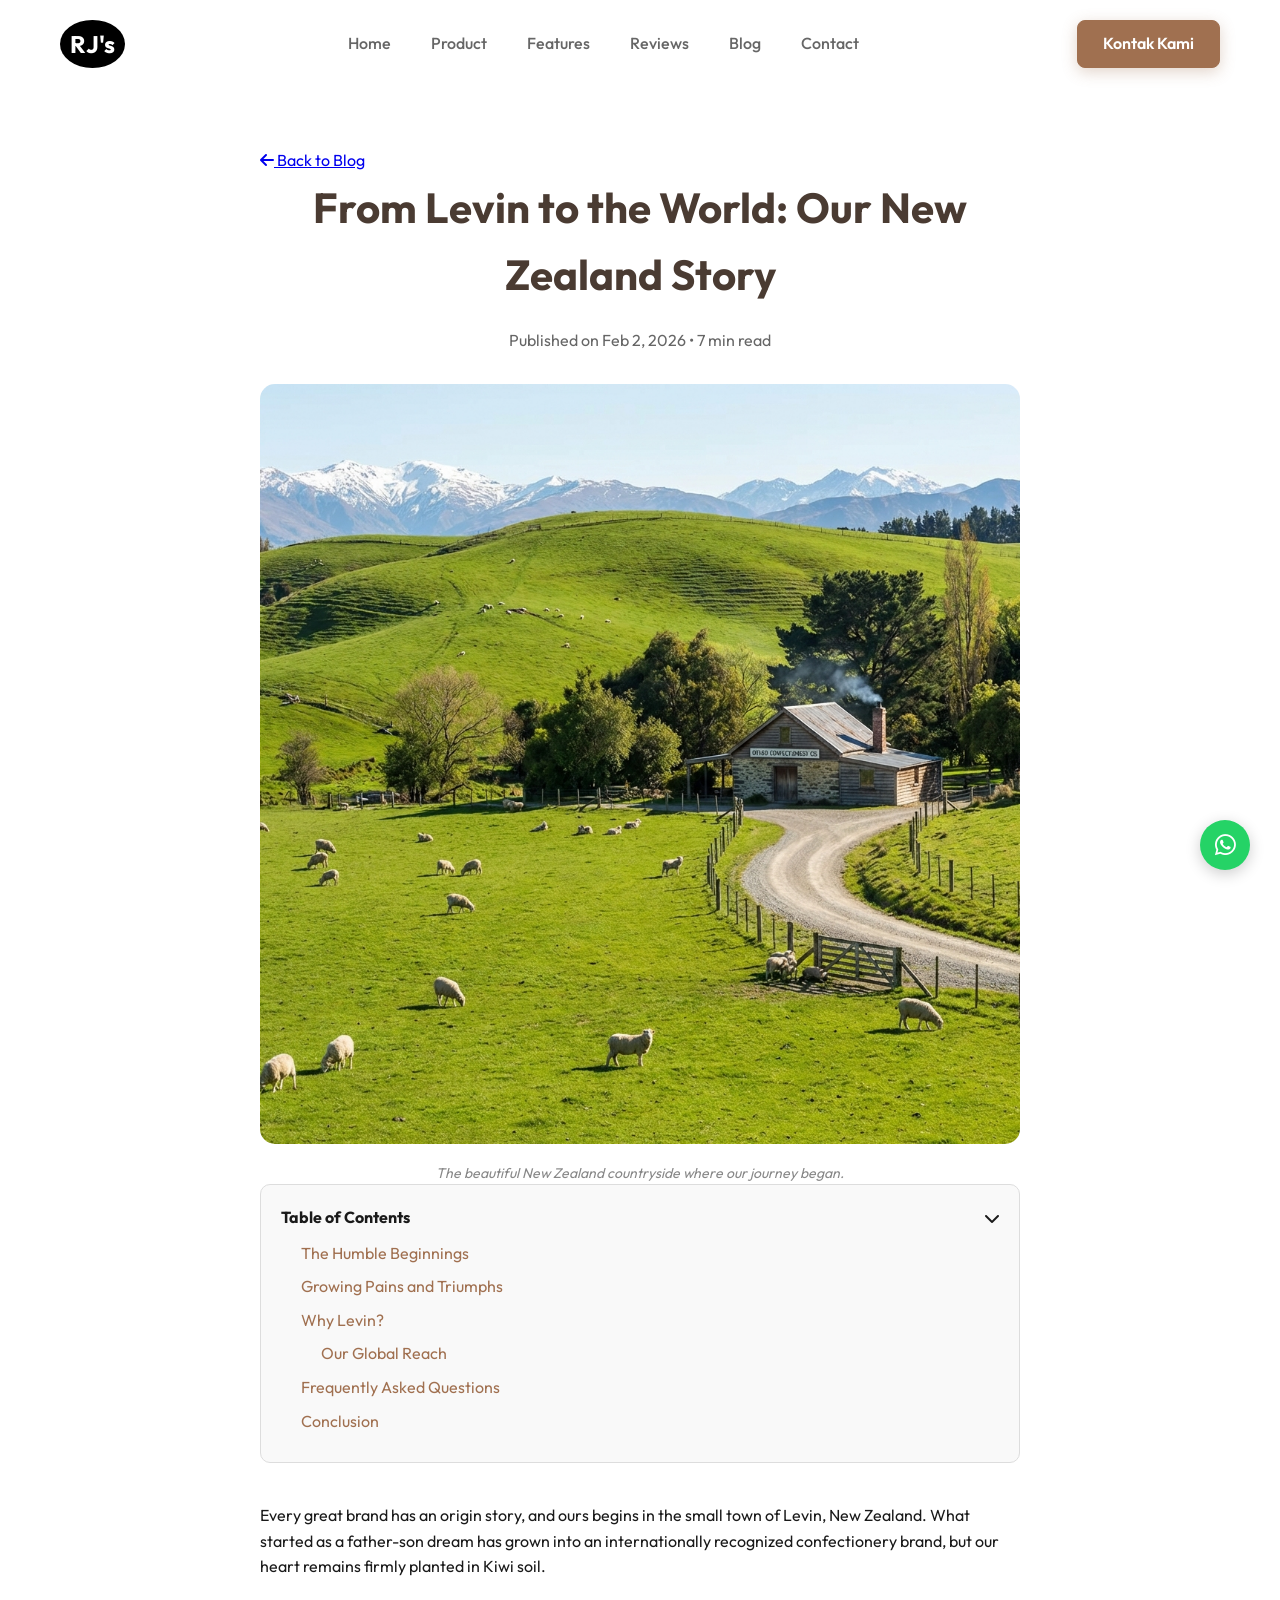
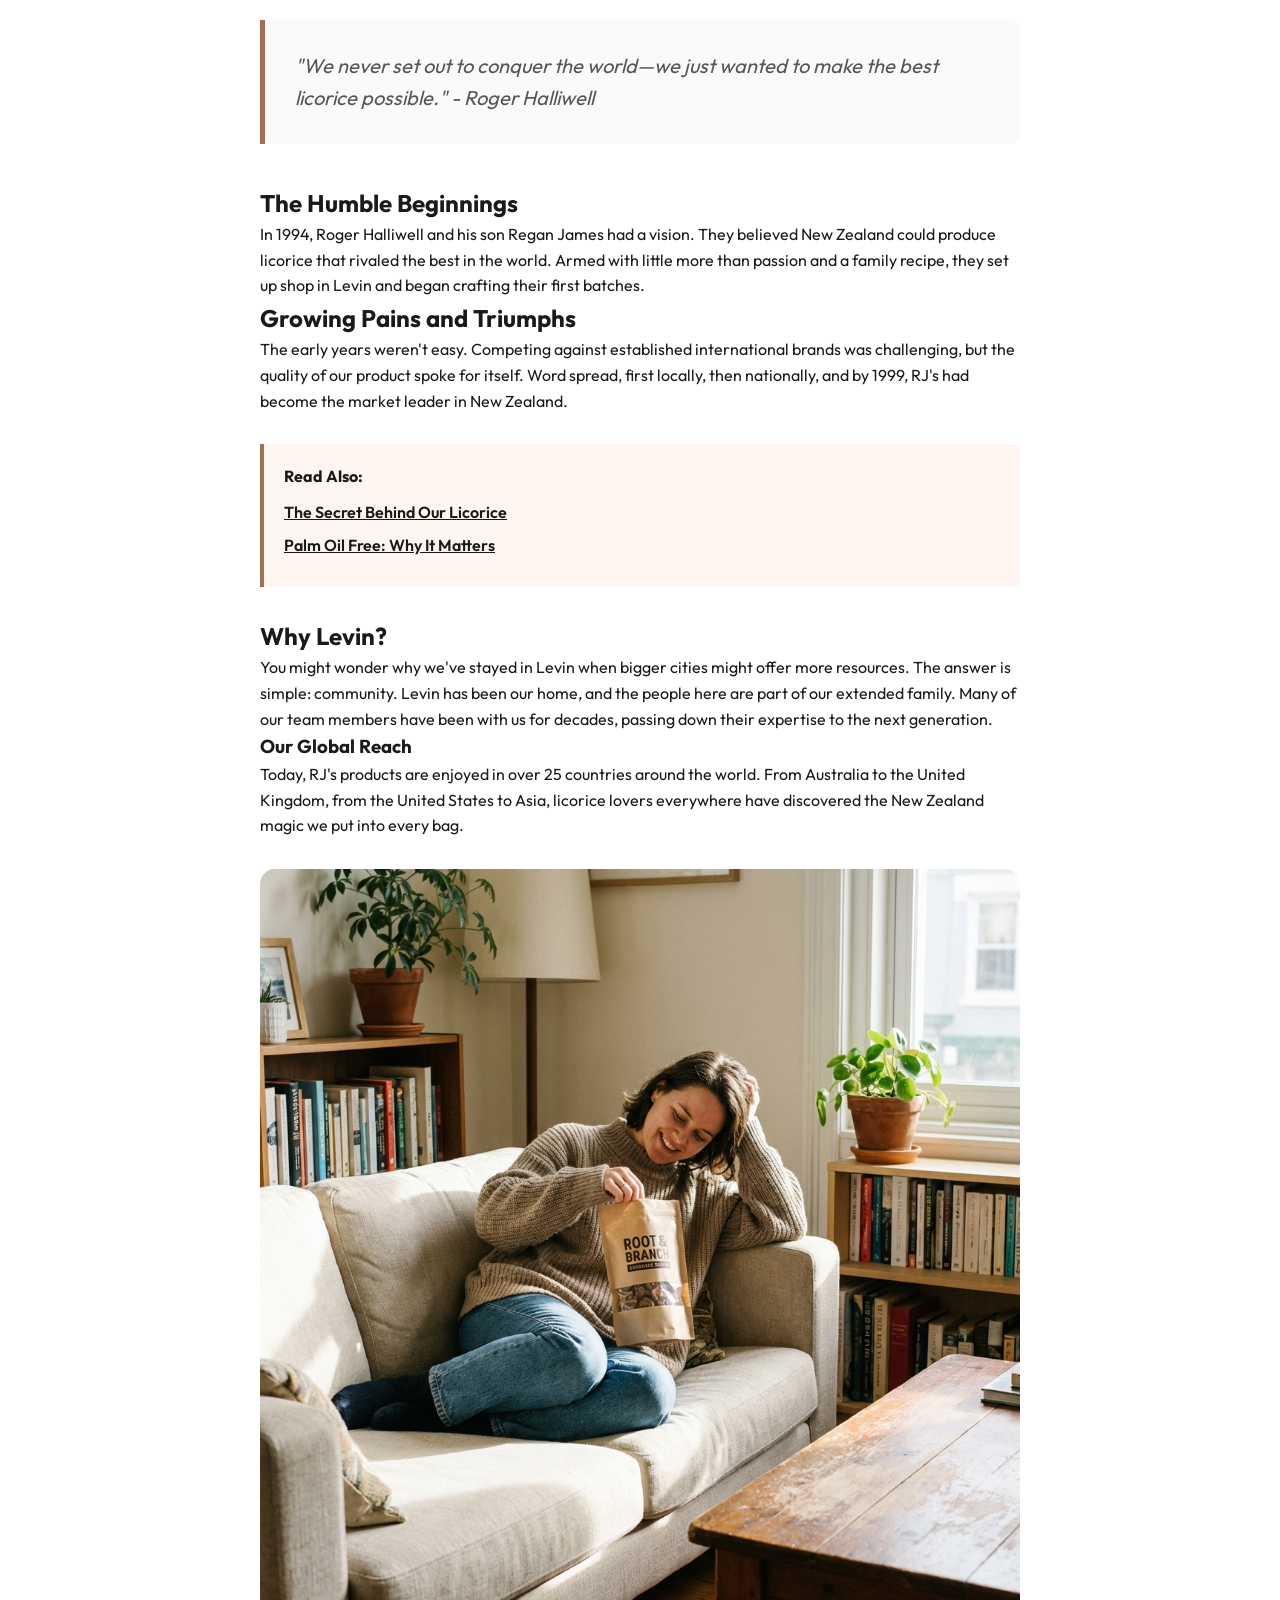
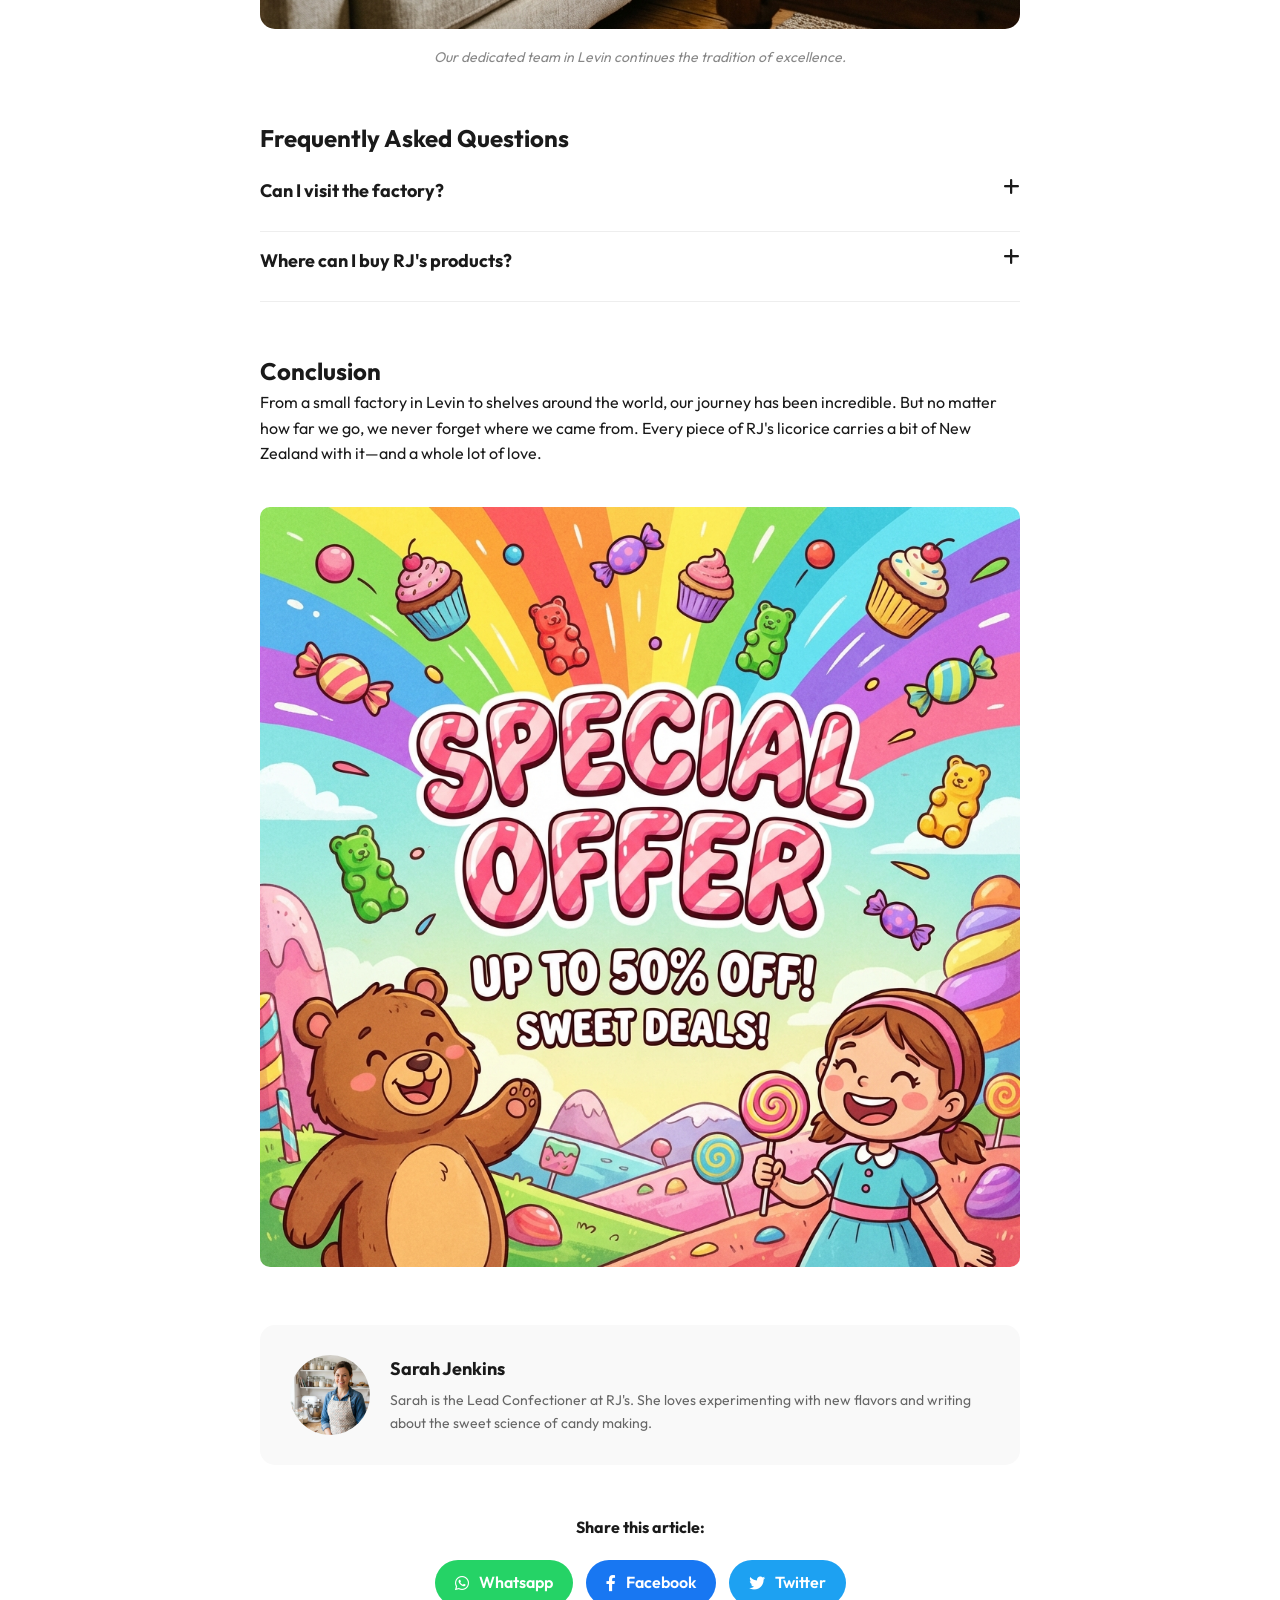
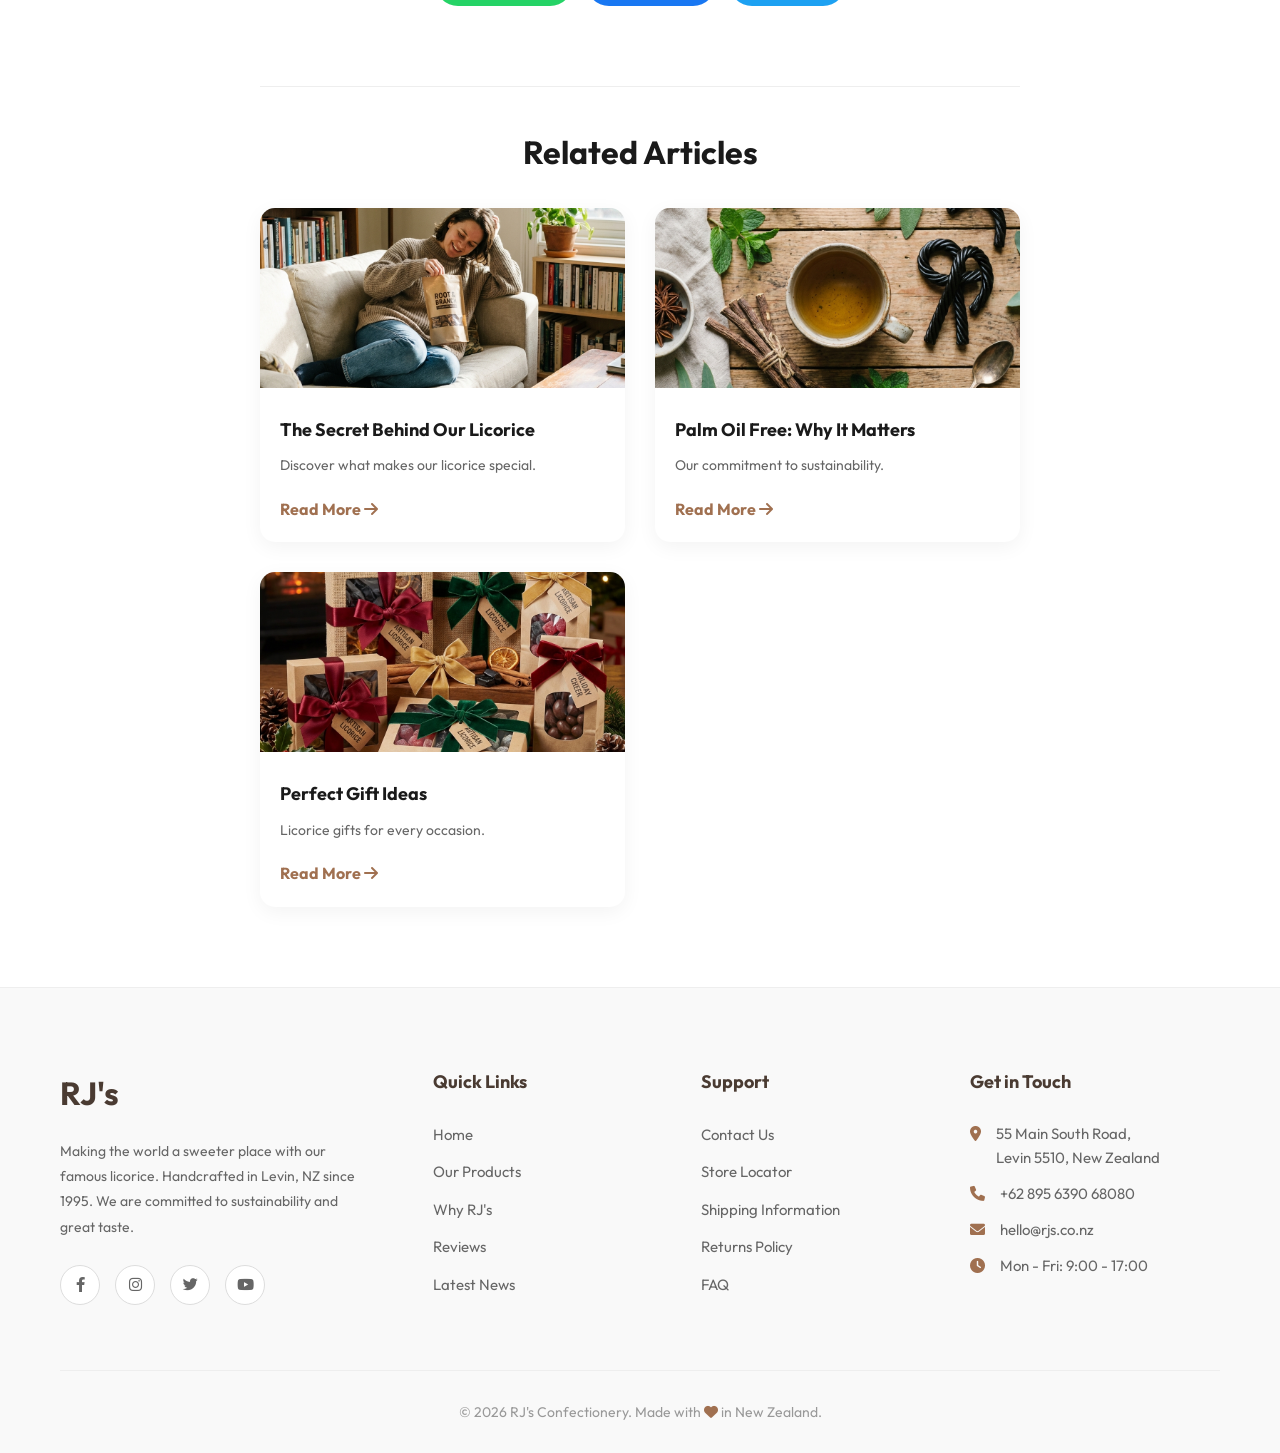
<file: article-6.html>
<!DOCTYPE html>
<html lang="en">

<head>
    <meta charset="UTF-8">
    <meta name="viewport" content="width=device-width, initial-scale=1.0">
    <title>From Levin to the World: Our New Zealand Story - RJ's Blog</title>
    <link rel="stylesheet" href="style.css">
    <link rel="stylesheet" href="https://cdnjs.cloudflare.com/ajax/libs/font-awesome/6.0.0/css/all.min.css">
</head>

<body>

    <nav class="navbar">
        <a href="index.html" class="nav-brand">
            <span class="brand-logo">RJ's</span>
        </a>
        <div class="hamburger"><i class="fas fa-bars"></i></div>
        <ul class="nav-links">
            <li><a href="index.html">Home</a></li>
            <li><a href="product.html">Product</a></li>
            <li><a href="features.html">Features</a></li>
            <li><a href="reviews.html">Reviews</a></li>
            <li><a href="blog.html" class="active">Blog</a></li>
            <li><a href="contact.html">Contact</a></li>
        </ul>
        <div class="nav-auth">
            <a href="contact.html" class="btn btn-primary">Kontak Kami</a>
        </div>
    </nav>

    <div class="article-content" style="max-width: 800px; margin: 60px auto; padding: 0 20px;">
        <a href="blog.html" class="back-link"><i class="fas fa-arrow-left"></i> Back to Blog</a>

        <header class="article-header">
            <h1 style="font-size: 42px; margin-bottom: 20px; color: #4a3b32;">From Levin to the World: Our New Zealand
                Story</h1>
            <p style="color: #666;">Published on Feb 2, 2026 • 7 min read</p>
        </header>

        <figure class="article-hero">
            <img src="assets/images/blog-6.png" alt="New Zealand landscape with factory">
            <figcaption class="img-caption">The beautiful New Zealand countryside where our journey began.</figcaption>
        </figure>

        <div class="toc-container">
            <div class="toc-title">Table of Contents <i class="fas fa-chevron-down"></i></div>
            <ul class="toc-list"></ul>
        </div>

        <div class="article-body">
            <p>Every great brand has an origin story, and ours begins in the small town of Levin, New Zealand. What
                started as a father-son dream has grown into an internationally recognized confectionery brand, but our
                heart remains firmly planted in Kiwi soil.</p>

            <blockquote>
                "We never set out to conquer the world—we just wanted to make the best licorice possible." - Roger
                Halliwell
            </blockquote>

            <h2>The Humble Beginnings</h2>
            <p>In 1994, Roger Halliwell and his son Regan James had a vision. They believed New Zealand could produce
                licorice that rivaled the best in the world. Armed with little more than passion and a family recipe,
                they set up shop in Levin and began crafting their first batches.</p>

            <h2>Growing Pains and Triumphs</h2>
            <p>The early years weren't easy. Competing against established international brands was challenging, but the
                quality of our product spoke for itself. Word spread, first locally, then nationally, and by 1999, RJ's
                had become the market leader in New Zealand.</p>

            <div class="read-also-block">
                <h4>Read Also:</h4>
                <ul>
                    <li><a href="article-1.html">The Secret Behind Our Licorice</a></li>
                    <li><a href="article-2.html">Palm Oil Free: Why It Matters</a></li>
                </ul>
            </div>

            <h2>Why Levin?</h2>
            <p>You might wonder why we've stayed in Levin when bigger cities might offer more resources. The answer is
                simple: community. Levin has been our home, and the people here are part of our extended family. Many of
                our team members have been with us for decades, passing down their expertise to the next generation.</p>

            <h3>Our Global Reach</h3>
            <p>Today, RJ's products are enjoyed in over 25 countries around the world. From Australia to the United
                Kingdom, from the United States to Asia, licorice lovers everywhere have discovered the New Zealand
                magic we put into every bag.</p>

            <figure class="supporting-img" style="margin: 30px 0;">
                <img src="assets/images/about-1.png" alt="Our team at work">
                <figcaption class="img-caption">Our dedicated team in Levin continues the tradition of excellence.
                </figcaption>
            </figure>

            <div class="faq-section">
                <h2 style="margin-bottom: 20px;">Frequently Asked Questions</h2>
                <div class="faq-item">
                    <div class="faq-question">Can I visit the factory? <i class="fas fa-plus" style="float: right;"></i>
                    </div>
                    <div class="faq-answer">Yes! We offer factory tours by appointment. Contact us to schedule your
                        visit.</div>
                </div>
                <div class="faq-item">
                    <div class="faq-question">Where can I buy RJ's products? <i class="fas fa-plus"
                            style="float: right;"></i></div>
                    <div class="faq-answer">Our products are available in supermarkets across New Zealand, Australia,
                        and select international retailers. Check our store locator for details.</div>
                </div>
            </div>

            <h2>Conclusion</h2>
            <p>From a small factory in Levin to shelves around the world, our journey has been incredible. But no matter
                how far we go, we never forget where we came from. Every piece of RJ's licorice carries a bit of New
                Zealand with it—and a whole lot of love.</p>
        </div>

        <div style="margin: 40px 0; text-align: center;">
            <img src="assets/images/promo.png" alt="Special Offer Promo" style="max-width: 100%; border-radius: 10px;">
        </div>

        <div class="author-profile">
            <img src="assets/images/author.png" alt="Author" class="author-img">
            <div class="author-info">
                <h4>Sarah Jenkins</h4>
                <p class="author-bio">Sarah is the Lead Confectioner at RJ's. She loves experimenting with new flavors
                    and writing about the sweet science of candy making.</p>
            </div>
        </div>

        <div class="share-section">
            <h4 style="margin-bottom: 20px;">Share this article:</h4>
            <a href="https://wa.me/?text=Check this out!" target="_blank" class="share-btn share-wa"><i
                    class="fab fa-whatsapp"></i> Whatsapp</a>
            <a href="#" class="share-btn share-fb"><i class="fab fa-facebook-f"></i> Facebook</a>
            <a href="#" class="share-btn share-tw"><i class="fab fa-twitter"></i> Twitter</a>
        </div>

        <div class="related-posts-section">
            <h3 style="text-align: center; margin-bottom: 30px; font-size: 32px;">Related Articles</h3>
            <div class="related-grid">
                <div class="related-card">
                    <img src="assets/images/about-1.png" alt="Related 1" class="related-img">
                    <div class="related-content">
                        <h4 class="related-title">The Secret Behind Our Licorice</h4>
                        <p style="font-size: 14px; color: #666; margin-bottom: 10px;">Discover what makes our licorice
                            special.</p>
                        <a href="article-1.html" class="related-btn">Read More <i class="fas fa-arrow-right"></i></a>
                    </div>
                </div>
                <div class="related-card">
                    <img src="assets/images/about-2.png" alt="Related 2" class="related-img">
                    <div class="related-content">
                        <h4 class="related-title">Palm Oil Free: Why It Matters</h4>
                        <p style="font-size: 14px; color: #666; margin-bottom: 10px;">Our commitment to sustainability.
                        </p>
                        <a href="article-2.html" class="related-btn">Read More <i class="fas fa-arrow-right"></i></a>
                    </div>
                </div>
                <div class="related-card">
                    <img src="assets/images/blog-8.png" alt="Related 3" class="related-img">
                    <div class="related-content">
                        <h4 class="related-title">Perfect Gift Ideas</h4>
                        <p style="font-size: 14px; color: #666; margin-bottom: 10px;">Licorice gifts for every occasion.
                        </p>
                        <a href="article-8.html" class="related-btn">Read More <i class="fas fa-arrow-right"></i></a>
                    </div>
                </div>
            </div>
        </div>
    </div>

    <footer>
        <div class="footer-container">
            <div class="footer-column brand-col">
                <div class="footer-brand-title">RJ's</div>
                <p>Making the world a sweeter place with our famous licorice. Handcrafted in Levin, NZ since 1995. We
                    are committed to sustainability and great taste.</p>
                <div class="social-links">
                    <a href="#"><i class="fab fa-facebook-f"></i></a>
                    <a href="#"><i class="fab fa-instagram"></i></a>
                    <a href="#"><i class="fab fa-twitter"></i></a>
                    <a href="#"><i class="fab fa-youtube"></i></a>
                </div>
            </div>
            <div class="footer-column">
                <h4>Quick Links</h4>
                <ul>
                    <li><a href="index.html">Home</a></li>
                    <li><a href="product.html">Our Products</a></li>
                    <li><a href="features.html">Why RJ's</a></li>
                    <li><a href="reviews.html">Reviews</a></li>
                    <li><a href="blog.html">Latest News</a></li>
                </ul>
            </div>
            <div class="footer-column">
                <h4>Support</h4>
                <ul>
                    <li><a href="contact.html">Contact Us</a></li>
                    <li><a href="#">Store Locator</a></li>
                    <li><a href="#">Shipping Information</a></li>
                    <li><a href="#">Returns Policy</a></li>
                    <li><a href="#">FAQ</a></li>
                </ul>
            </div>
            <div class="footer-column">
                <h4>Get in Touch</h4>
                <ul class="contact-info">
                    <li><i class="fas fa-map-marker-alt"></i> <span>55 Main South Road,<br>Levin 5510, New
                            Zealand</span></li>
                    <li><i class="fas fa-phone"></i> <span>+62 895 6390 68080</span></li>
                    <li><i class="fas fa-envelope"></i> <span>hello@rjs.co.nz</span></li>
                    <li><i class="fas fa-clock"></i> <span>Mon - Fri: 9:00 - 17:00</span></li>
                </ul>
            </div>
        </div>
        <div class="copyright">
            &copy; 2026 RJ's Confectionery. Made with <i class="fas fa-heart" style="color: var(--primary-color);"></i>
            in New Zealand.
        </div>
    </footer>

    <div class="floating-container">
        <a href="https://wa.me/62895639068080" target="_blank" class="float-btn whatsapp-btn">
            <i class="fab fa-whatsapp" style="font-size: 24px;"></i>
        </a>
        <a href="#" class="float-btn scroll-top-btn" id="scrollTopBtn">
            <i class="fas fa-arrow-up"></i>
        </a>
    </div>

    <script src="script.js"></script>
</body>

</html>
</file>
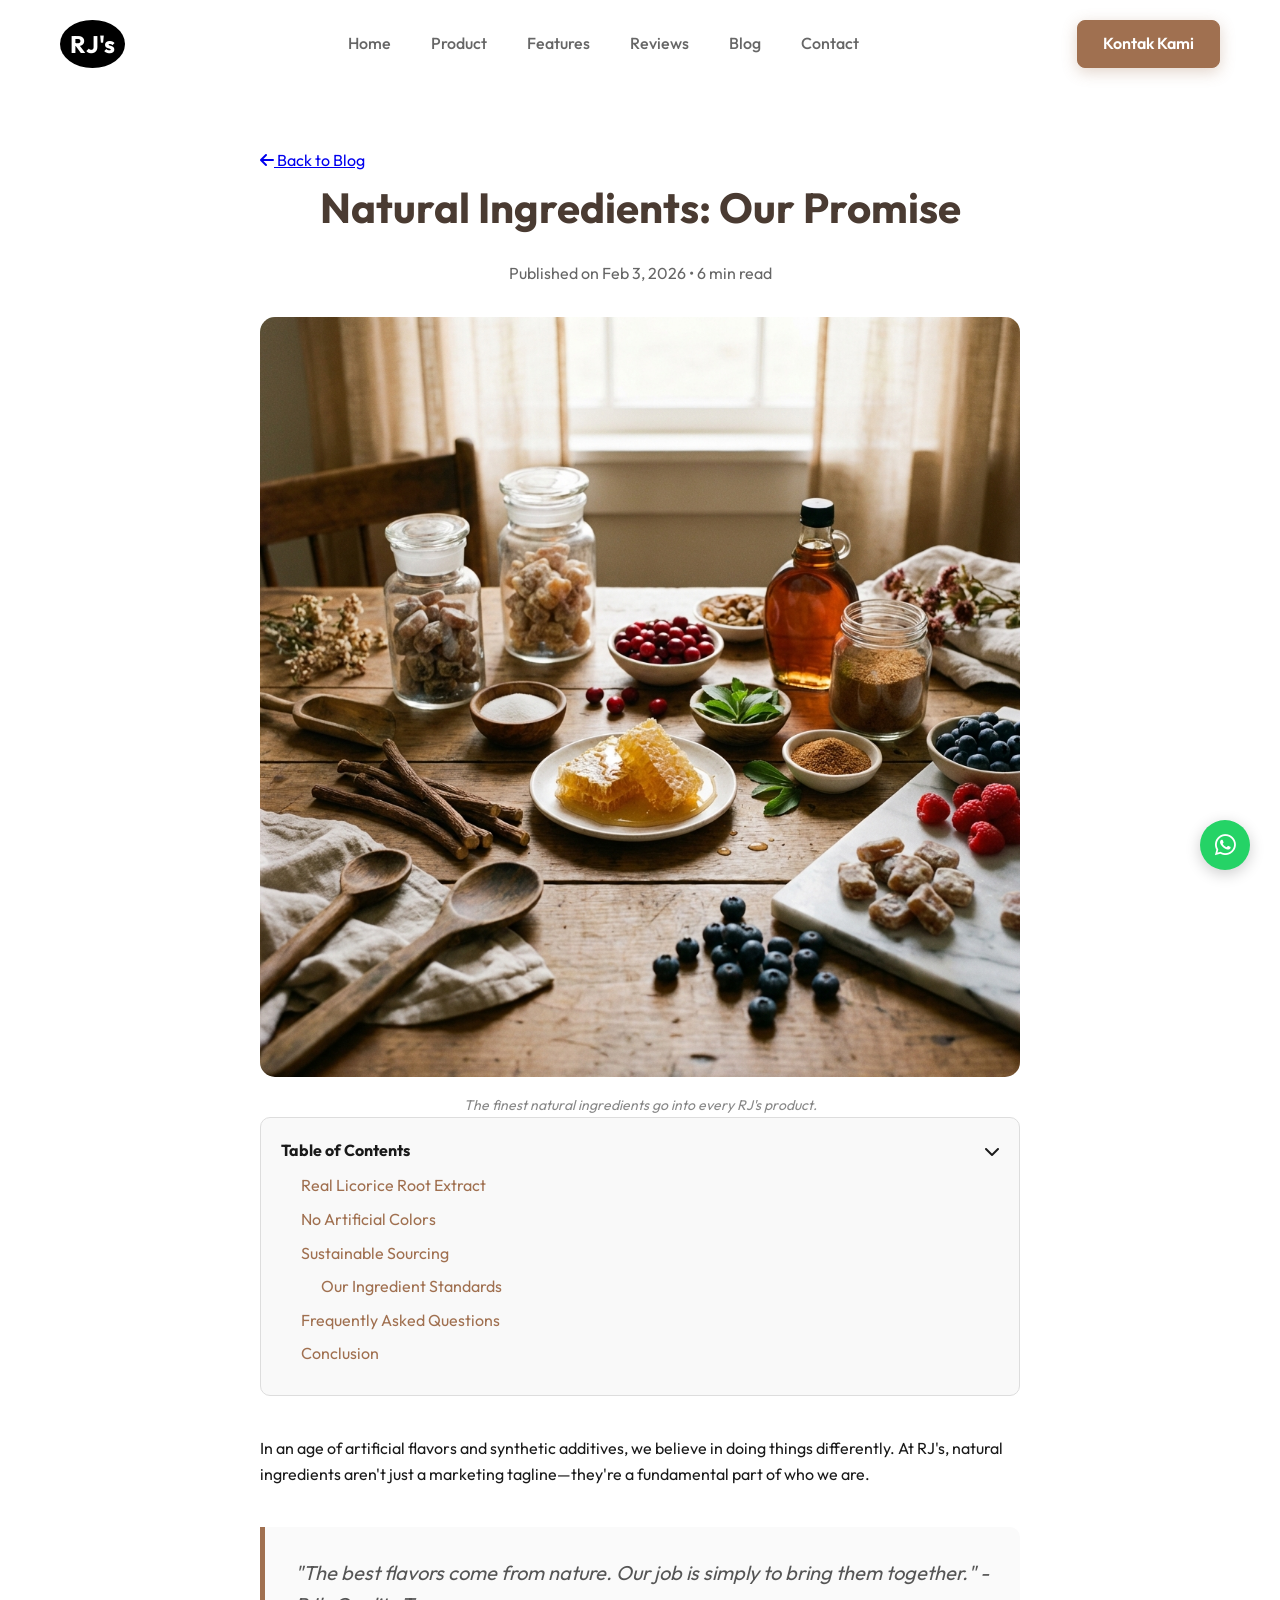
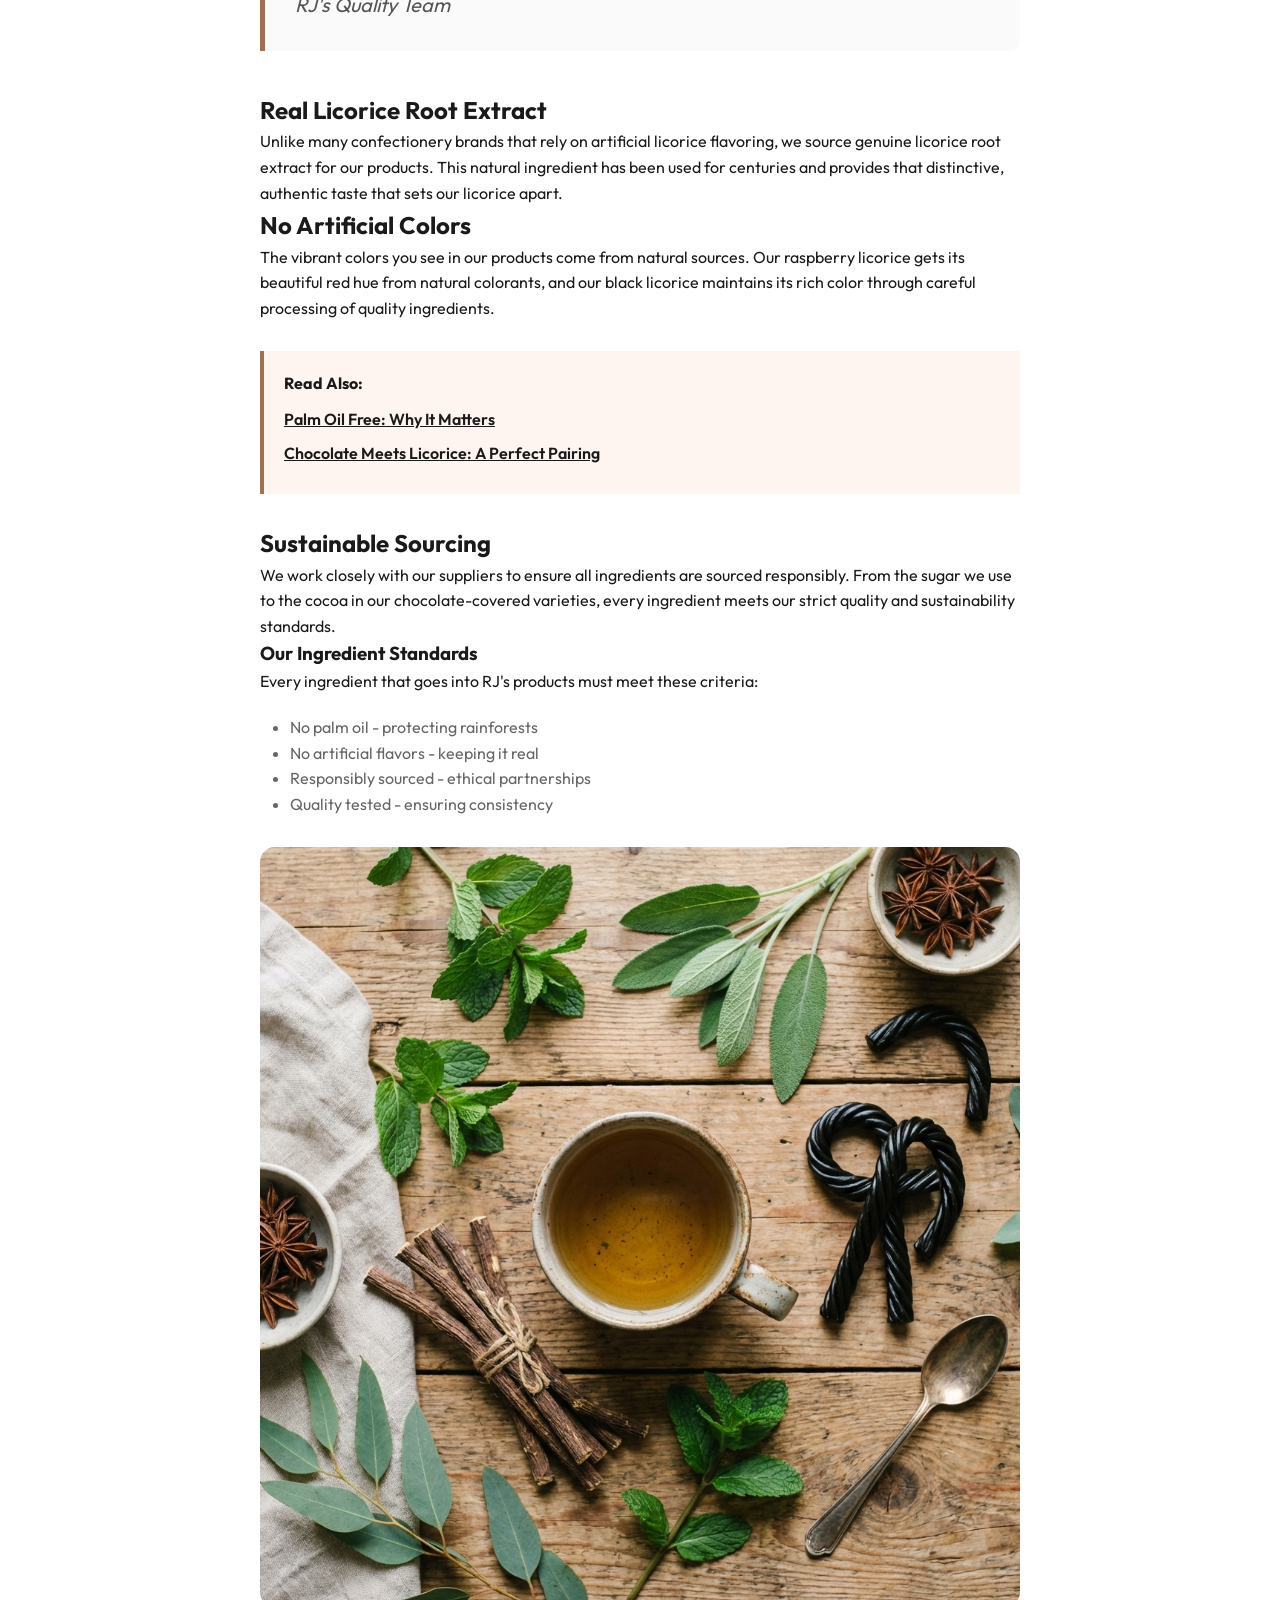
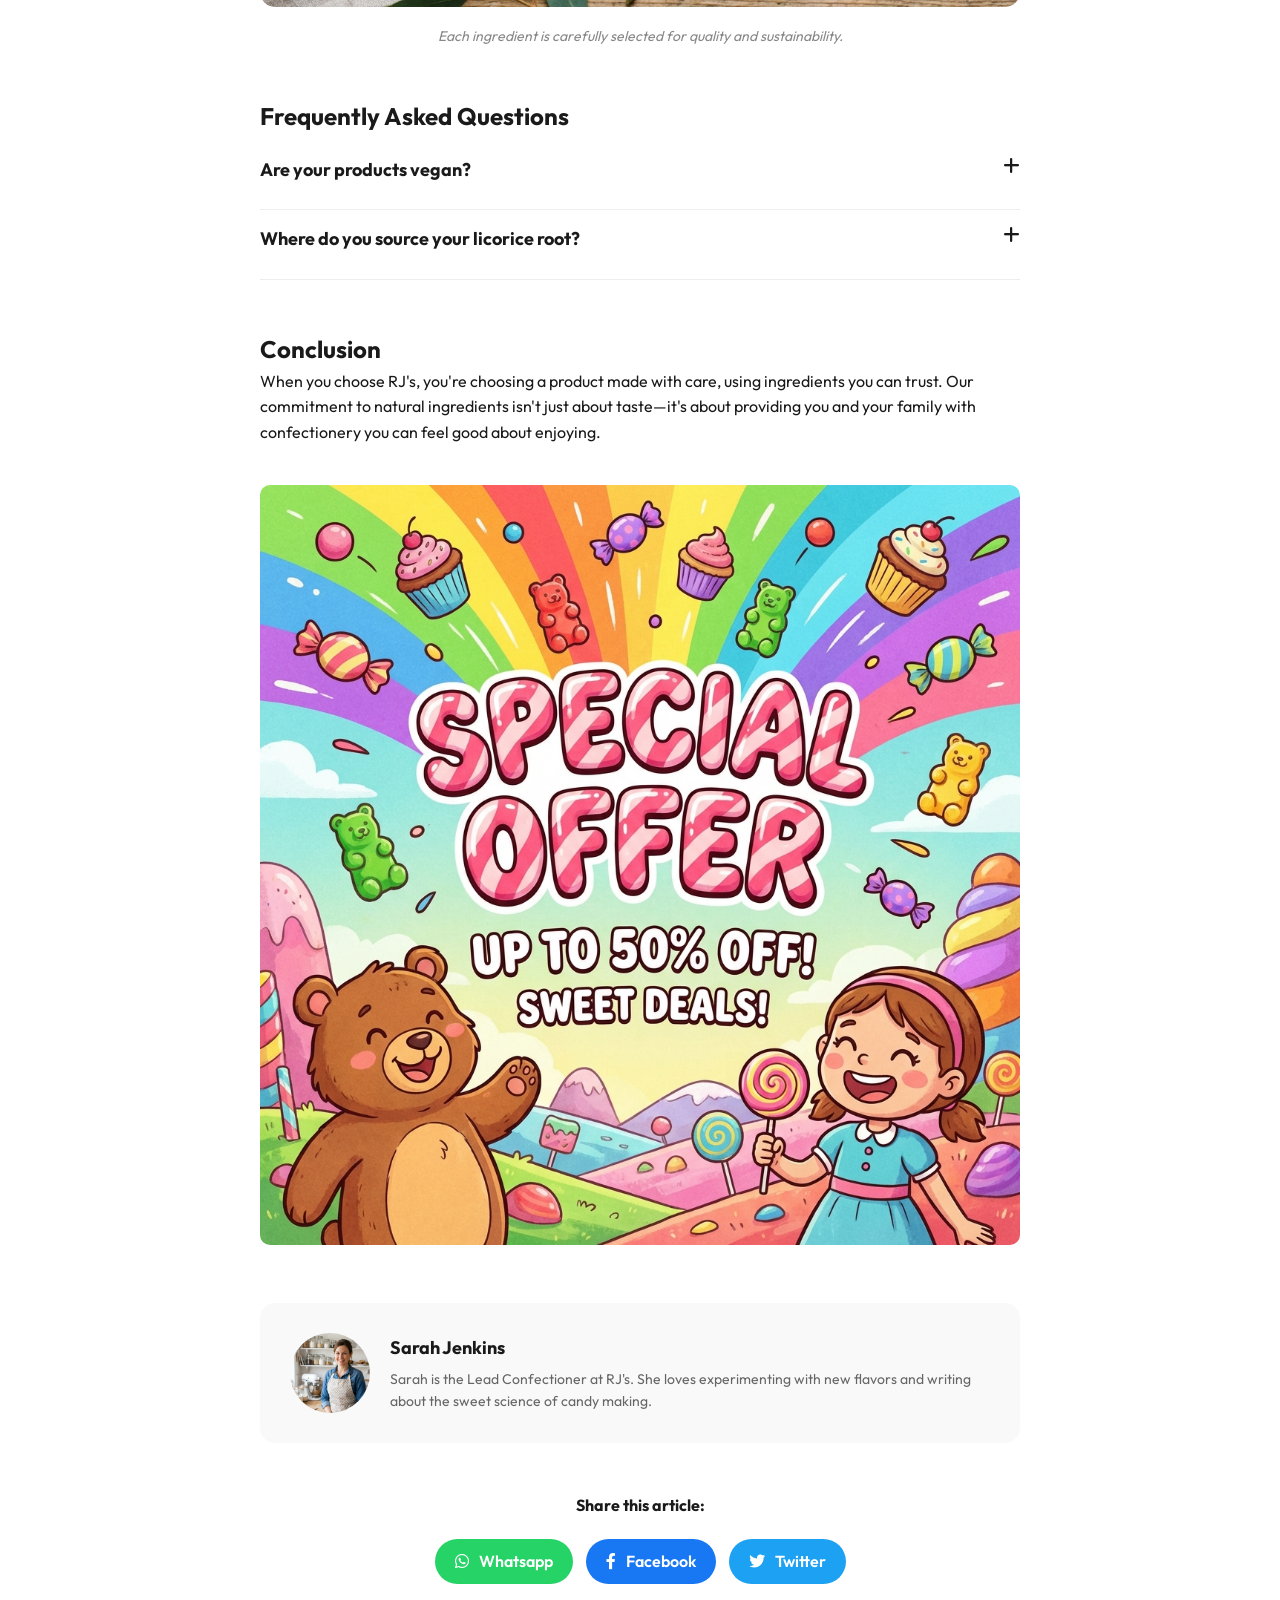
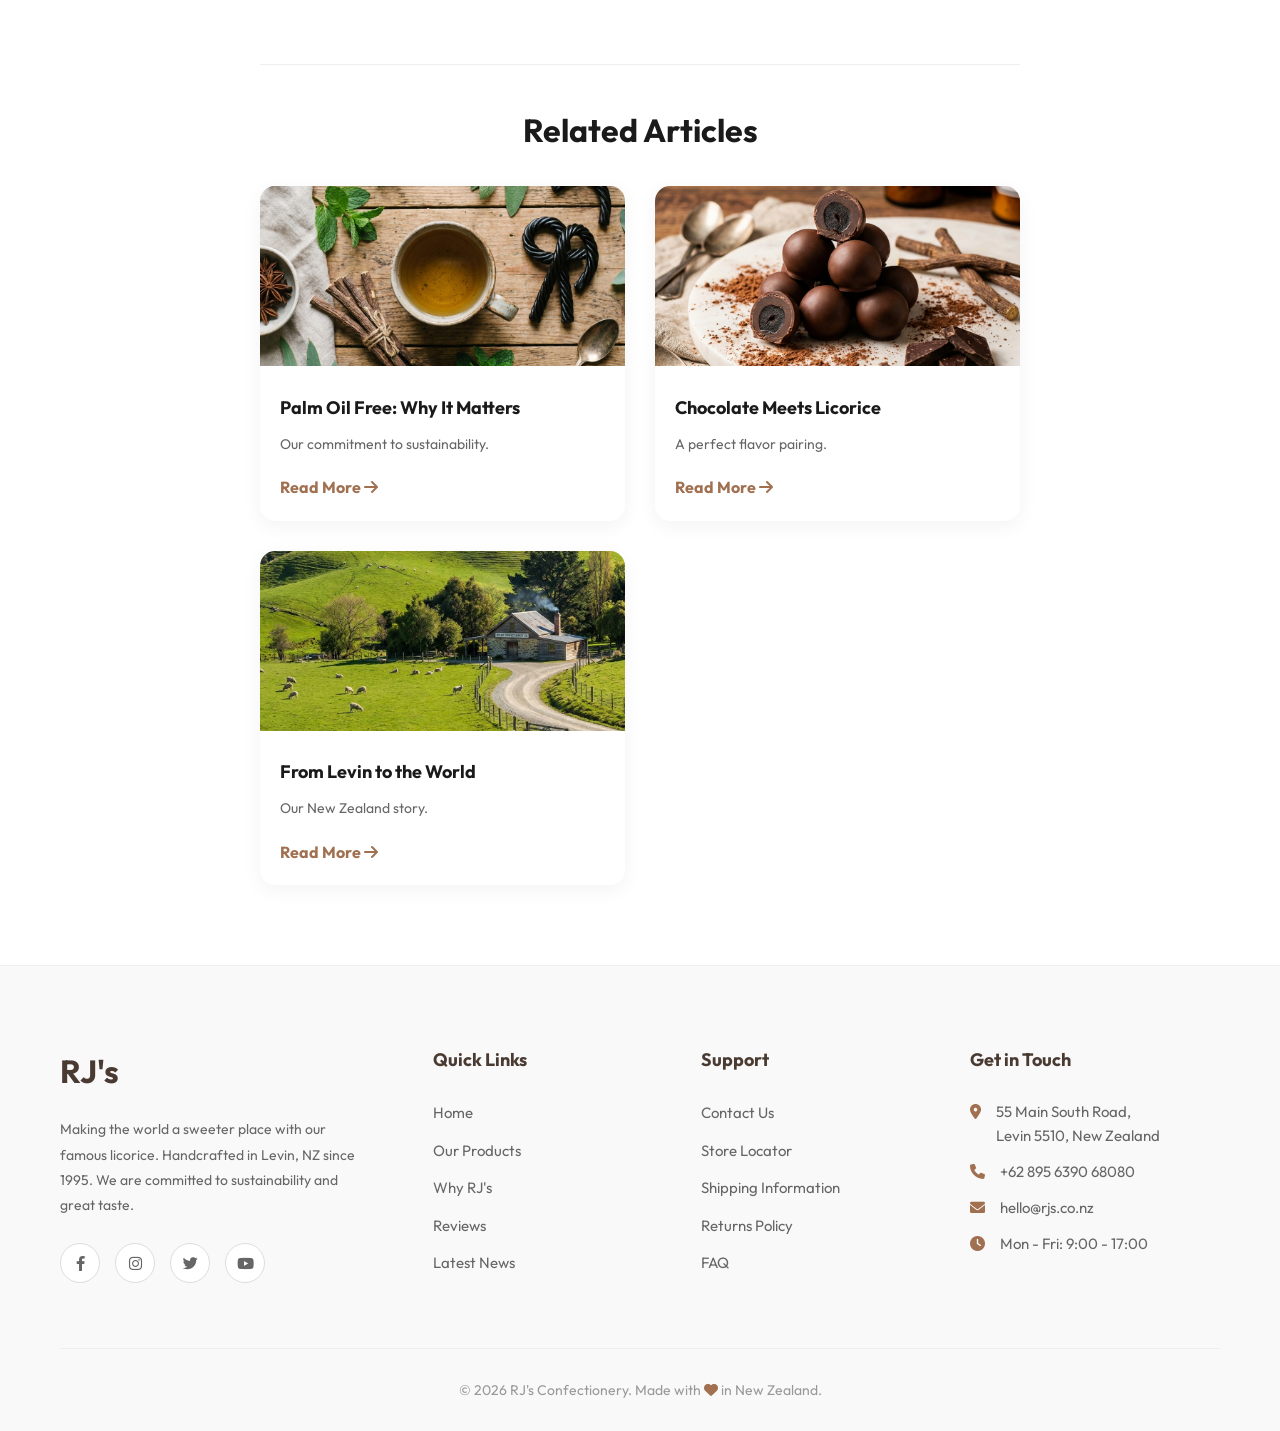
<file: article-7.html>
<!DOCTYPE html>
<html lang="en">

<head>
    <meta charset="UTF-8">
    <meta name="viewport" content="width=device-width, initial-scale=1.0">
    <title>Natural Ingredients: Our Promise - RJ's Blog</title>
    <link rel="stylesheet" href="style.css">
    <link rel="stylesheet" href="https://cdnjs.cloudflare.com/ajax/libs/font-awesome/6.0.0/css/all.min.css">
</head>

<body>

    <nav class="navbar">
        <a href="index.html" class="nav-brand">
            <span class="brand-logo">RJ's</span>
        </a>
        <div class="hamburger"><i class="fas fa-bars"></i></div>
        <ul class="nav-links">
            <li><a href="index.html">Home</a></li>
            <li><a href="product.html">Product</a></li>
            <li><a href="features.html">Features</a></li>
            <li><a href="reviews.html">Reviews</a></li>
            <li><a href="blog.html" class="active">Blog</a></li>
            <li><a href="contact.html">Contact</a></li>
        </ul>
        <div class="nav-auth">
            <a href="contact.html" class="btn btn-primary">Kontak Kami</a>
        </div>
    </nav>

    <div class="article-content" style="max-width: 800px; margin: 60px auto; padding: 0 20px;">
        <a href="blog.html" class="back-link"><i class="fas fa-arrow-left"></i> Back to Blog</a>

        <header class="article-header">
            <h1 style="font-size: 42px; margin-bottom: 20px; color: #4a3b32;">Natural Ingredients: Our Promise</h1>
            <p style="color: #666;">Published on Feb 3, 2026 • 6 min read</p>
        </header>

        <figure class="article-hero">
            <img src="assets/images/blog-7.png" alt="Natural ingredients on wooden table">
            <figcaption class="img-caption">The finest natural ingredients go into every RJ's product.</figcaption>
        </figure>

        <div class="toc-container">
            <div class="toc-title">Table of Contents <i class="fas fa-chevron-down"></i></div>
            <ul class="toc-list"></ul>
        </div>

        <div class="article-body">
            <p>In an age of artificial flavors and synthetic additives, we believe in doing things differently. At RJ's,
                natural ingredients aren't just a marketing tagline—they're a fundamental part of who we are.</p>

            <blockquote>
                "The best flavors come from nature. Our job is simply to bring them together." - RJ's Quality Team
            </blockquote>

            <h2>Real Licorice Root Extract</h2>
            <p>Unlike many confectionery brands that rely on artificial licorice flavoring, we source genuine licorice
                root extract for our products. This natural ingredient has been used for centuries and provides that
                distinctive, authentic taste that sets our licorice apart.</p>

            <h2>No Artificial Colors</h2>
            <p>The vibrant colors you see in our products come from natural sources. Our raspberry licorice gets its
                beautiful red hue from natural colorants, and our black licorice maintains its rich color through
                careful processing of quality ingredients.</p>

            <div class="read-also-block">
                <h4>Read Also:</h4>
                <ul>
                    <li><a href="article-2.html">Palm Oil Free: Why It Matters</a></li>
                    <li><a href="article-5.html">Chocolate Meets Licorice: A Perfect Pairing</a></li>
                </ul>
            </div>

            <h2>Sustainable Sourcing</h2>
            <p>We work closely with our suppliers to ensure all ingredients are sourced responsibly. From the sugar we
                use to the cocoa in our chocolate-covered varieties, every ingredient meets our strict quality and
                sustainability standards.</p>

            <h3>Our Ingredient Standards</h3>
            <p>Every ingredient that goes into RJ's products must meet these criteria:</p>
            <ul style="margin: 20px 0; padding-left: 30px; color: #666;">
                <li>No palm oil - protecting rainforests</li>
                <li>No artificial flavors - keeping it real</li>
                <li>Responsibly sourced - ethical partnerships</li>
                <li>Quality tested - ensuring consistency</li>
            </ul>

            <figure class="supporting-img" style="margin: 30px 0;">
                <img src="assets/images/about-2.png" alt="Quality ingredients">
                <figcaption class="img-caption">Each ingredient is carefully selected for quality and sustainability.
                </figcaption>
            </figure>

            <div class="faq-section">
                <h2 style="margin-bottom: 20px;">Frequently Asked Questions</h2>
                <div class="faq-item">
                    <div class="faq-question">Are your products vegan? <i class="fas fa-plus" style="float: right;"></i>
                    </div>
                    <div class="faq-answer">Many of our products are suitable for vegans. Check the packaging for
                        specific dietary information.</div>
                </div>
                <div class="faq-item">
                    <div class="faq-question">Where do you source your licorice root? <i class="fas fa-plus"
                            style="float: right;"></i></div>
                    <div class="faq-answer">We source our licorice root extract from trusted suppliers in regions known
                        for premium quality licorice cultivation.</div>
                </div>
            </div>

            <h2>Conclusion</h2>
            <p>When you choose RJ's, you're choosing a product made with care, using ingredients you can trust. Our
                commitment to natural ingredients isn't just about taste—it's about providing you and your family with
                confectionery you can feel good about enjoying.</p>
        </div>

        <div style="margin: 40px 0; text-align: center;">
            <img src="assets/images/promo.png" alt="Special Offer Promo" style="max-width: 100%; border-radius: 10px;">
        </div>

        <div class="author-profile">
            <img src="assets/images/author.png" alt="Author" class="author-img">
            <div class="author-info">
                <h4>Sarah Jenkins</h4>
                <p class="author-bio">Sarah is the Lead Confectioner at RJ's. She loves experimenting with new flavors
                    and writing about the sweet science of candy making.</p>
            </div>
        </div>

        <div class="share-section">
            <h4 style="margin-bottom: 20px;">Share this article:</h4>
            <a href="https://wa.me/?text=Check this out!" target="_blank" class="share-btn share-wa"><i
                    class="fab fa-whatsapp"></i> Whatsapp</a>
            <a href="#" class="share-btn share-fb"><i class="fab fa-facebook-f"></i> Facebook</a>
            <a href="#" class="share-btn share-tw"><i class="fab fa-twitter"></i> Twitter</a>
        </div>

        <div class="related-posts-section">
            <h3 style="text-align: center; margin-bottom: 30px; font-size: 32px;">Related Articles</h3>
            <div class="related-grid">
                <div class="related-card">
                    <img src="assets/images/about-2.png" alt="Related 1" class="related-img">
                    <div class="related-content">
                        <h4 class="related-title">Palm Oil Free: Why It Matters</h4>
                        <p style="font-size: 14px; color: #666; margin-bottom: 10px;">Our commitment to sustainability.
                        </p>
                        <a href="article-2.html" class="related-btn">Read More <i class="fas fa-arrow-right"></i></a>
                    </div>
                </div>
                <div class="related-card">
                    <img src="assets/images/blog-5.png" alt="Related 2" class="related-img">
                    <div class="related-content">
                        <h4 class="related-title">Chocolate Meets Licorice</h4>
                        <p style="font-size: 14px; color: #666; margin-bottom: 10px;">A perfect flavor pairing.</p>
                        <a href="article-5.html" class="related-btn">Read More <i class="fas fa-arrow-right"></i></a>
                    </div>
                </div>
                <div class="related-card">
                    <img src="assets/images/blog-6.png" alt="Related 3" class="related-img">
                    <div class="related-content">
                        <h4 class="related-title">From Levin to the World</h4>
                        <p style="font-size: 14px; color: #666; margin-bottom: 10px;">Our New Zealand story.</p>
                        <a href="article-6.html" class="related-btn">Read More <i class="fas fa-arrow-right"></i></a>
                    </div>
                </div>
            </div>
        </div>
    </div>

    <footer>
        <div class="footer-container">
            <div class="footer-column brand-col">
                <div class="footer-brand-title">RJ's</div>
                <p>Making the world a sweeter place with our famous licorice. Handcrafted in Levin, NZ since 1995. We
                    are committed to sustainability and great taste.</p>
                <div class="social-links">
                    <a href="#"><i class="fab fa-facebook-f"></i></a>
                    <a href="#"><i class="fab fa-instagram"></i></a>
                    <a href="#"><i class="fab fa-twitter"></i></a>
                    <a href="#"><i class="fab fa-youtube"></i></a>
                </div>
            </div>
            <div class="footer-column">
                <h4>Quick Links</h4>
                <ul>
                    <li><a href="index.html">Home</a></li>
                    <li><a href="product.html">Our Products</a></li>
                    <li><a href="features.html">Why RJ's</a></li>
                    <li><a href="reviews.html">Reviews</a></li>
                    <li><a href="blog.html">Latest News</a></li>
                </ul>
            </div>
            <div class="footer-column">
                <h4>Support</h4>
                <ul>
                    <li><a href="contact.html">Contact Us</a></li>
                    <li><a href="#">Store Locator</a></li>
                    <li><a href="#">Shipping Information</a></li>
                    <li><a href="#">Returns Policy</a></li>
                    <li><a href="#">FAQ</a></li>
                </ul>
            </div>
            <div class="footer-column">
                <h4>Get in Touch</h4>
                <ul class="contact-info">
                    <li><i class="fas fa-map-marker-alt"></i> <span>55 Main South Road,<br>Levin 5510, New
                            Zealand</span></li>
                    <li><i class="fas fa-phone"></i> <span>+62 895 6390 68080</span></li>
                    <li><i class="fas fa-envelope"></i> <span>hello@rjs.co.nz</span></li>
                    <li><i class="fas fa-clock"></i> <span>Mon - Fri: 9:00 - 17:00</span></li>
                </ul>
            </div>
        </div>
        <div class="copyright">
            &copy; 2026 RJ's Confectionery. Made with <i class="fas fa-heart" style="color: var(--primary-color);"></i>
            in New Zealand.
        </div>
    </footer>

    <div class="floating-container">
        <a href="https://wa.me/62895639068080" target="_blank" class="float-btn whatsapp-btn">
            <i class="fab fa-whatsapp" style="font-size: 24px;"></i>
        </a>
        <a href="#" class="float-btn scroll-top-btn" id="scrollTopBtn">
            <i class="fas fa-arrow-up"></i>
        </a>
    </div>

    <script src="script.js"></script>
</body>

</html>
</file>
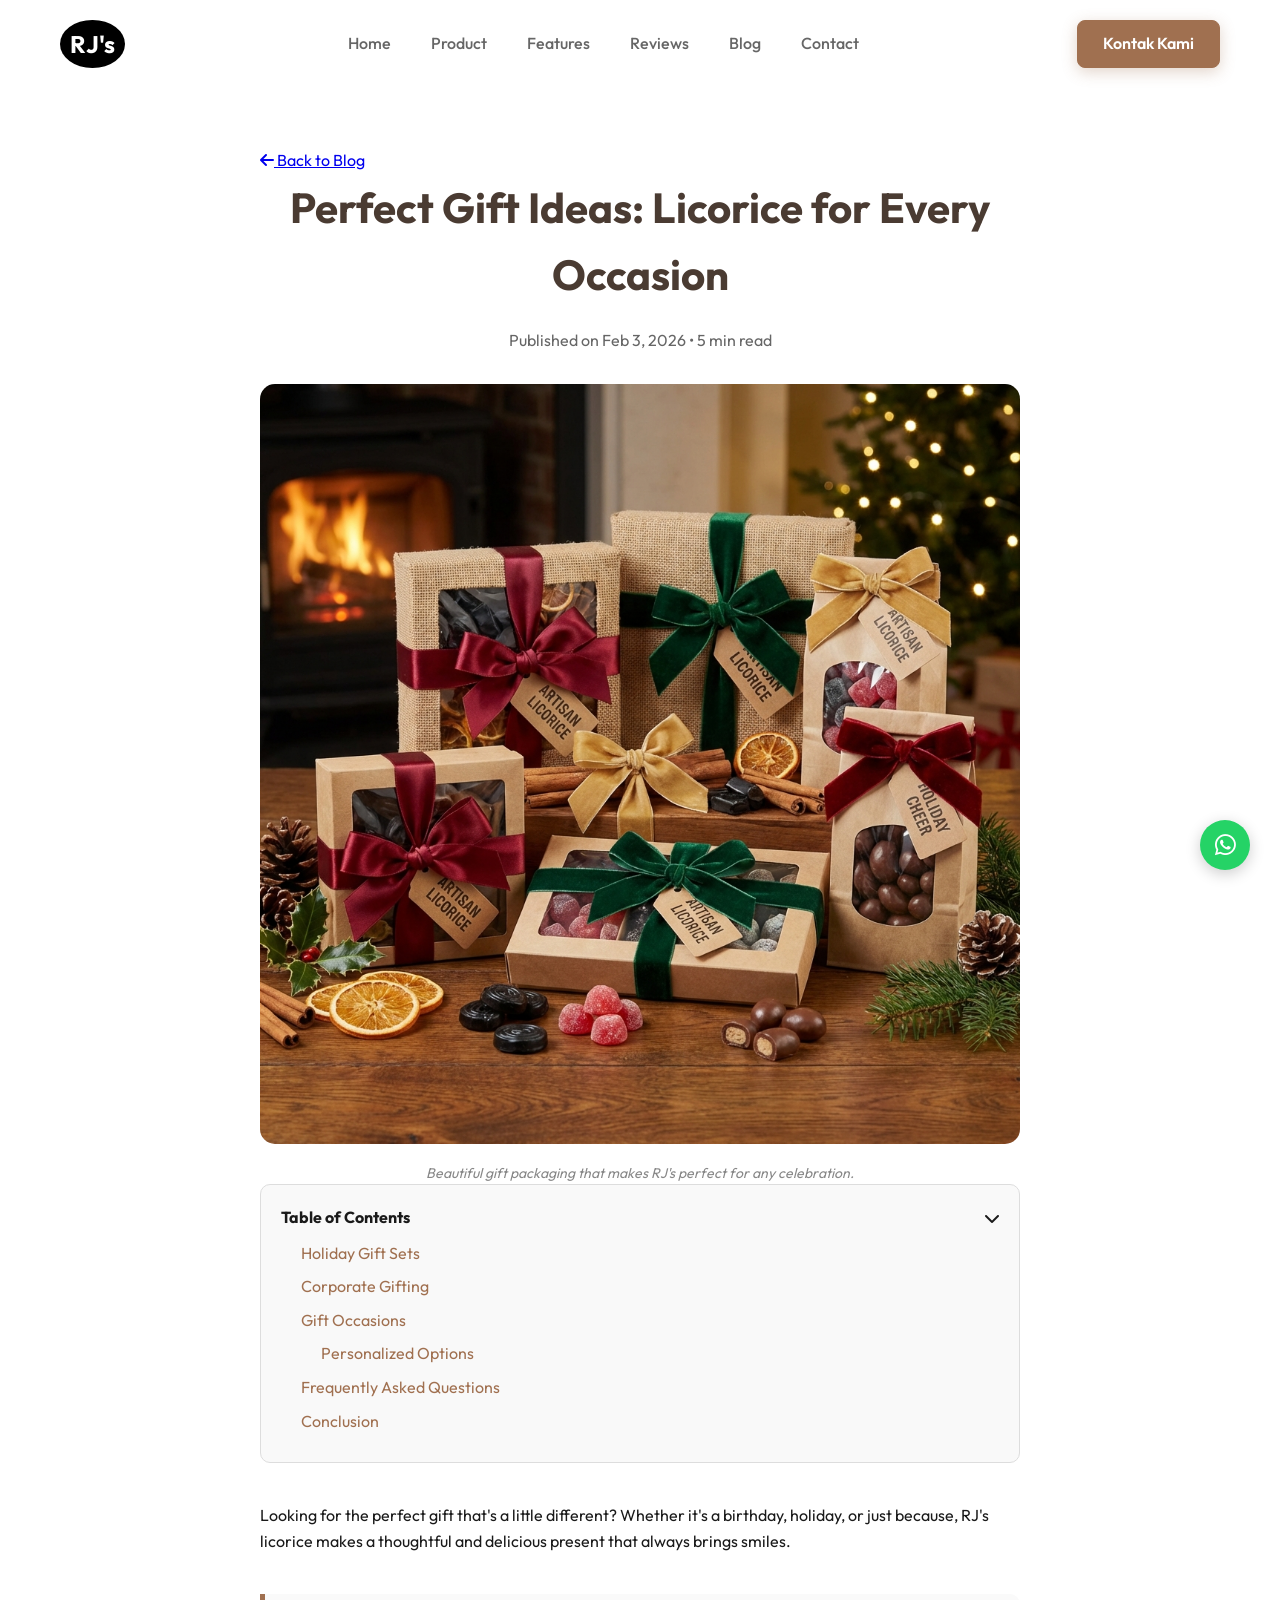
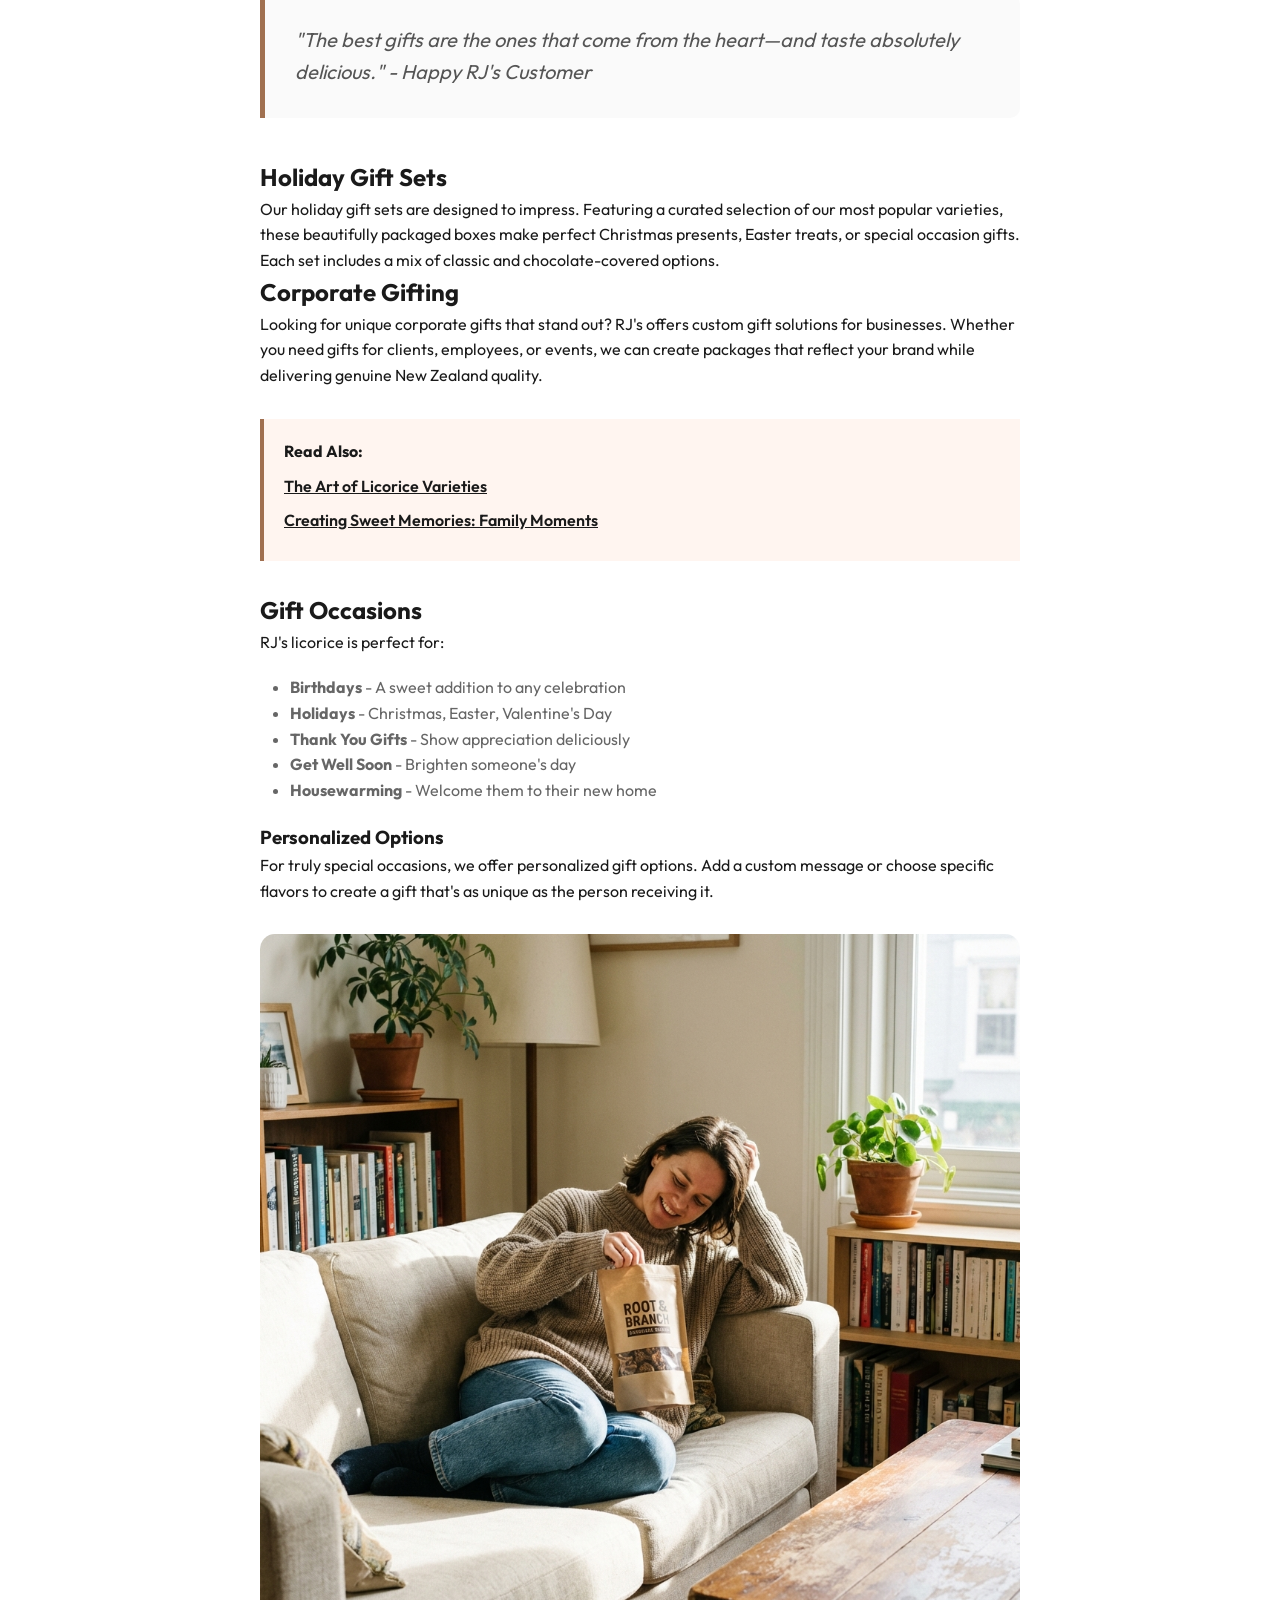
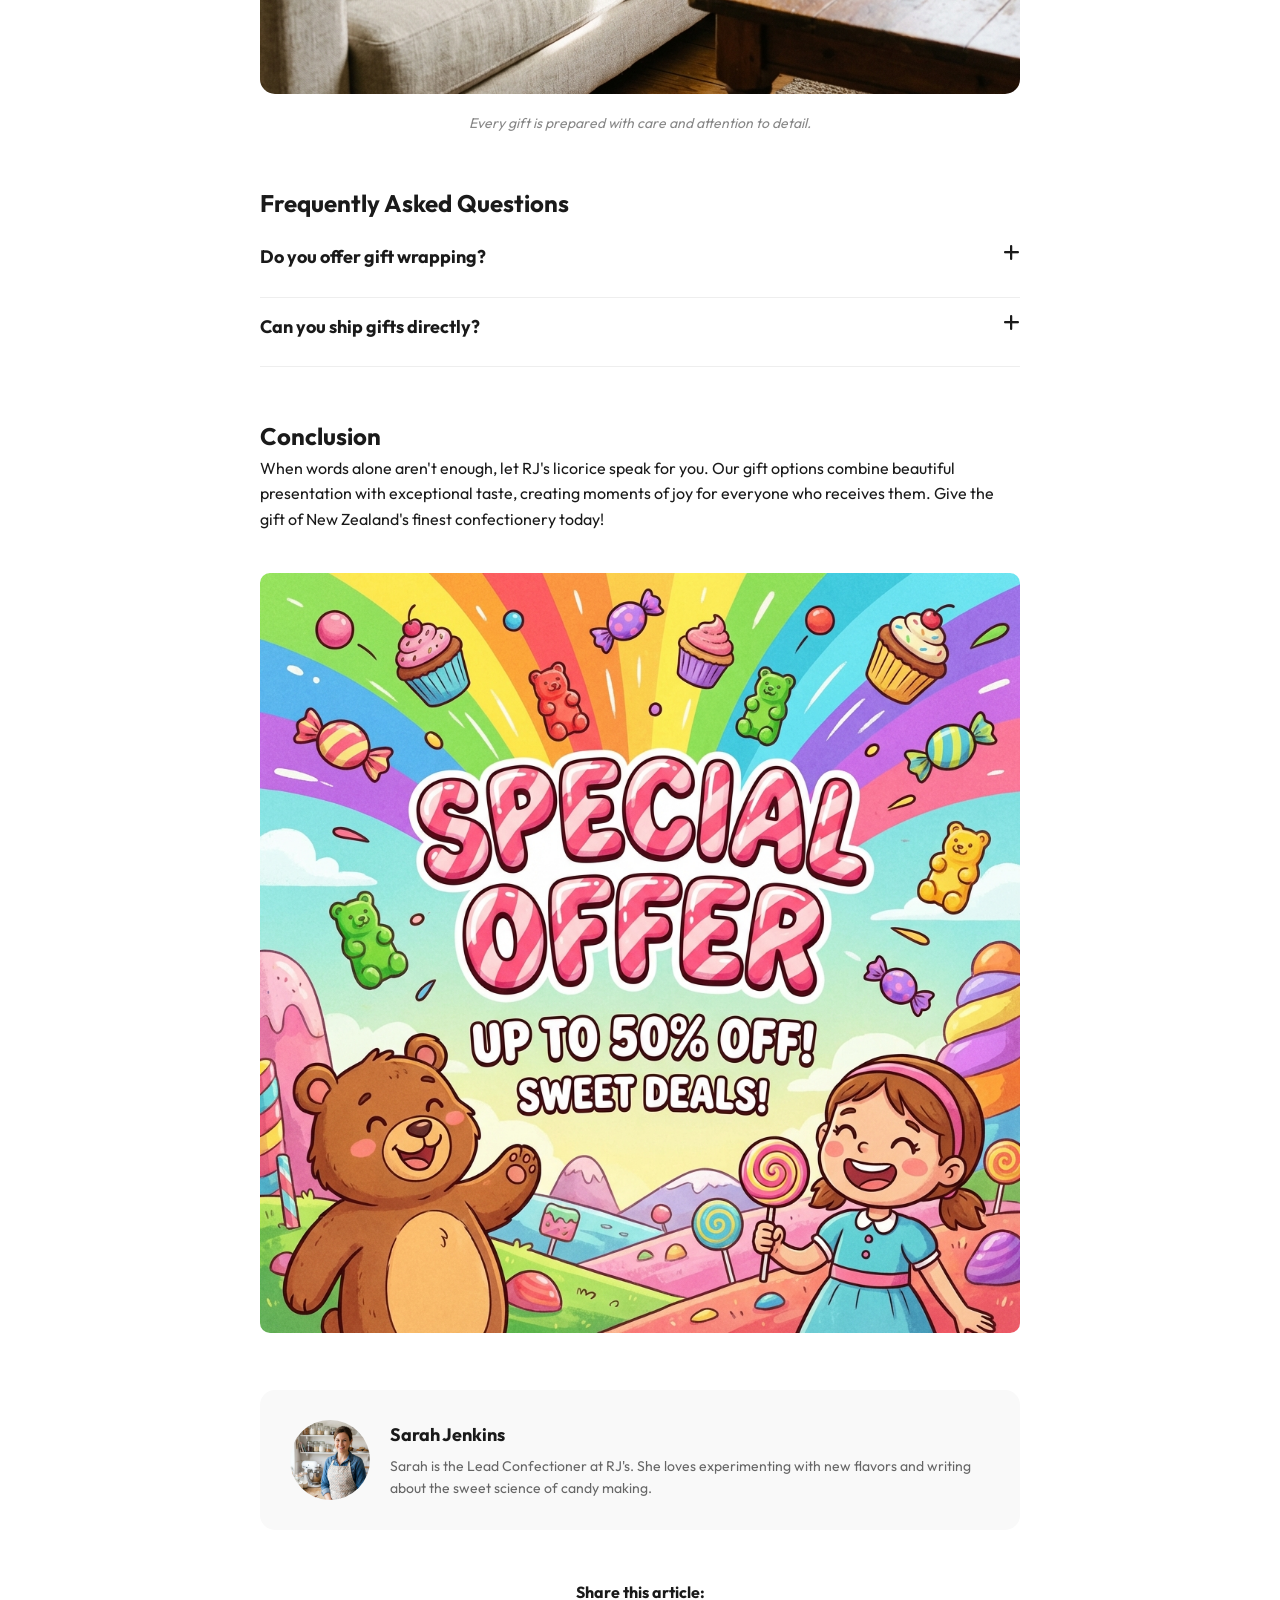
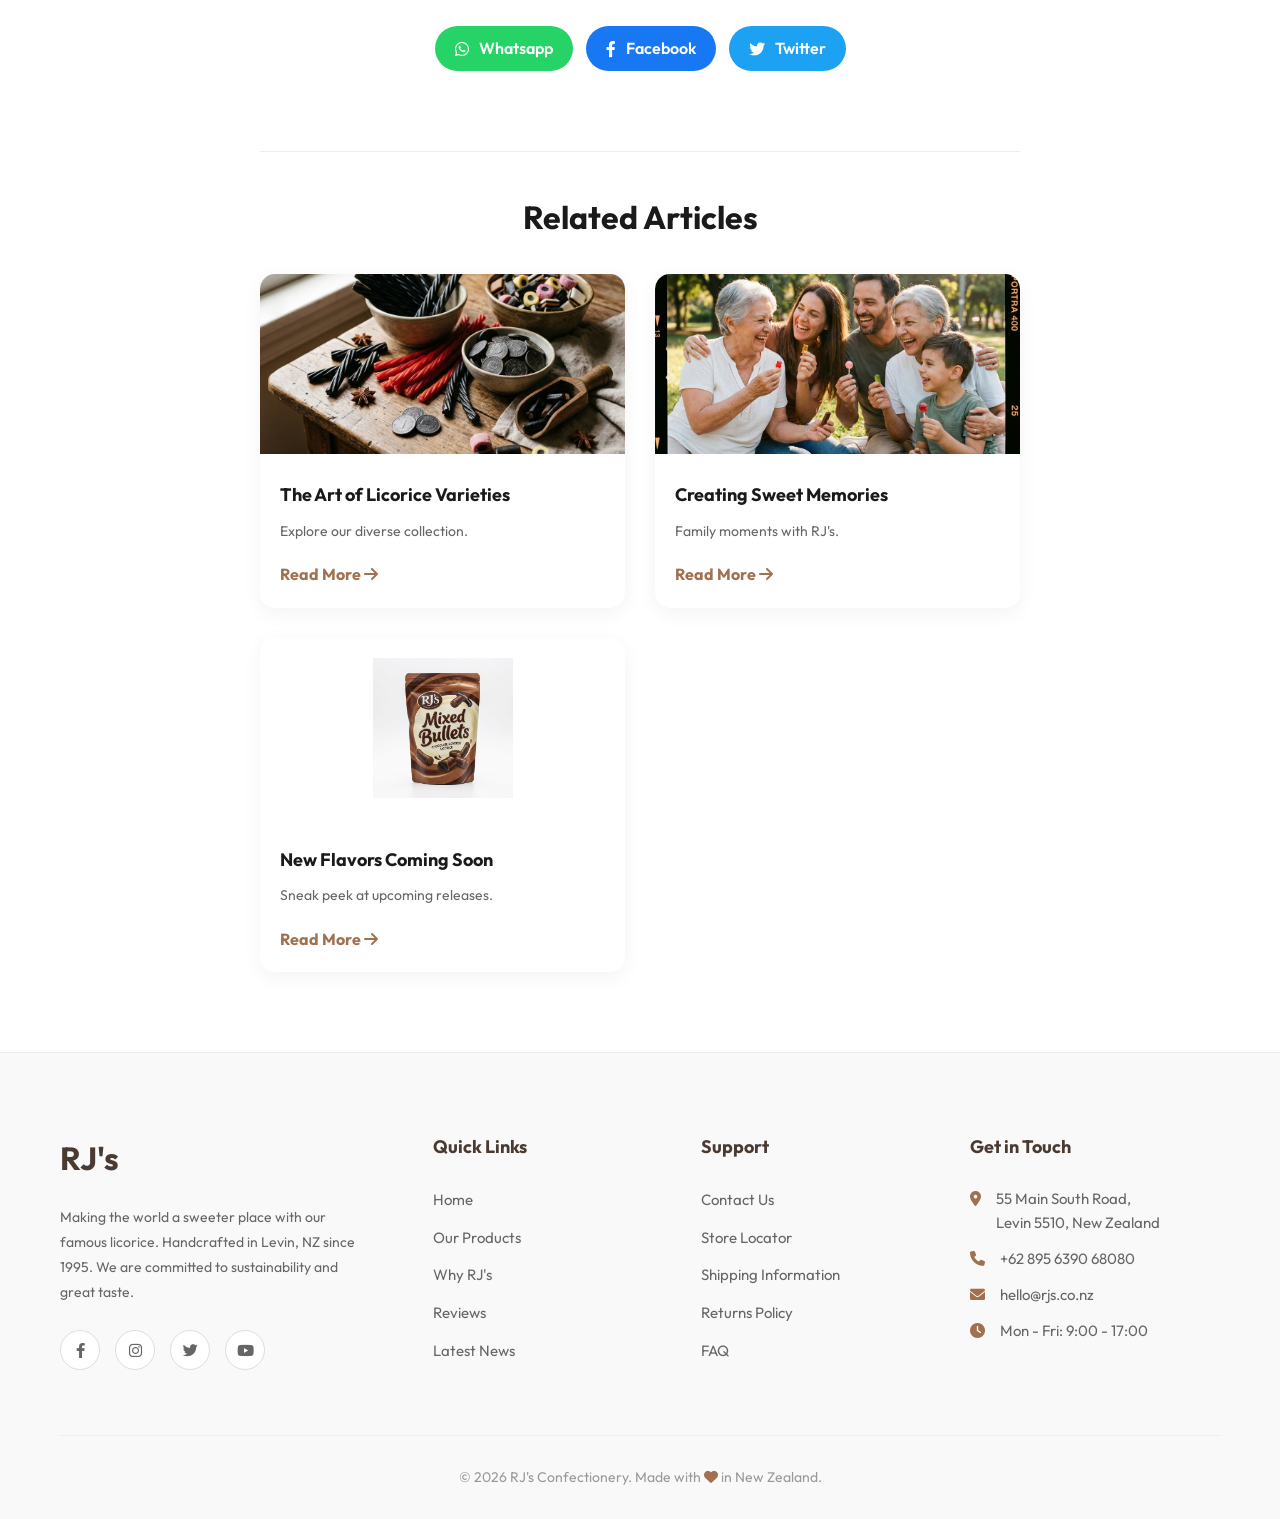
<file: article-8.html>
<!DOCTYPE html>
<html lang="en">

<head>
    <meta charset="UTF-8">
    <meta name="viewport" content="width=device-width, initial-scale=1.0">
    <title>Perfect Gift Ideas: Licorice for Every Occasion - RJ's Blog</title>
    <link rel="stylesheet" href="style.css">
    <link rel="stylesheet" href="https://cdnjs.cloudflare.com/ajax/libs/font-awesome/6.0.0/css/all.min.css">
</head>

<body>

    <nav class="navbar">
        <a href="index.html" class="nav-brand">
            <span class="brand-logo">RJ's</span>
        </a>
        <div class="hamburger"><i class="fas fa-bars"></i></div>
        <ul class="nav-links">
            <li><a href="index.html">Home</a></li>
            <li><a href="product.html">Product</a></li>
            <li><a href="features.html">Features</a></li>
            <li><a href="reviews.html">Reviews</a></li>
            <li><a href="blog.html" class="active">Blog</a></li>
            <li><a href="contact.html">Contact</a></li>
        </ul>
        <div class="nav-auth">
            <a href="contact.html" class="btn btn-primary">Kontak Kami</a>
        </div>
    </nav>

    <div class="article-content" style="max-width: 800px; margin: 60px auto; padding: 0 20px;">
        <a href="blog.html" class="back-link"><i class="fas fa-arrow-left"></i> Back to Blog</a>

        <header class="article-header">
            <h1 style="font-size: 42px; margin-bottom: 20px; color: #4a3b32;">Perfect Gift Ideas: Licorice for Every
                Occasion</h1>
            <p style="color: #666;">Published on Feb 3, 2026 • 5 min read</p>
        </header>

        <figure class="article-hero">
            <img src="assets/images/blog-8.png" alt="Licorice gift packaging">
            <figcaption class="img-caption">Beautiful gift packaging that makes RJ's perfect for any celebration.
            </figcaption>
        </figure>

        <div class="toc-container">
            <div class="toc-title">Table of Contents <i class="fas fa-chevron-down"></i></div>
            <ul class="toc-list"></ul>
        </div>

        <div class="article-body">
            <p>Looking for the perfect gift that's a little different? Whether it's a birthday, holiday, or just
                because, RJ's licorice makes a thoughtful and delicious present that always brings smiles.</p>

            <blockquote>
                "The best gifts are the ones that come from the heart—and taste absolutely delicious." - Happy RJ's
                Customer
            </blockquote>

            <h2>Holiday Gift Sets</h2>
            <p>Our holiday gift sets are designed to impress. Featuring a curated selection of our most popular
                varieties, these beautifully packaged boxes make perfect Christmas presents, Easter treats, or special
                occasion gifts. Each set includes a mix of classic and chocolate-covered options.</p>

            <h2>Corporate Gifting</h2>
            <p>Looking for unique corporate gifts that stand out? RJ's offers custom gift solutions for businesses.
                Whether you need gifts for clients, employees, or events, we can create packages that reflect your brand
                while delivering genuine New Zealand quality.</p>

            <div class="read-also-block">
                <h4>Read Also:</h4>
                <ul>
                    <li><a href="article-4.html">The Art of Licorice Varieties</a></li>
                    <li><a href="article-9.html">Creating Sweet Memories: Family Moments</a></li>
                </ul>
            </div>

            <h2>Gift Occasions</h2>
            <p>RJ's licorice is perfect for:</p>
            <ul style="margin: 20px 0; padding-left: 30px; color: #666;">
                <li><strong>Birthdays</strong> - A sweet addition to any celebration</li>
                <li><strong>Holidays</strong> - Christmas, Easter, Valentine's Day</li>
                <li><strong>Thank You Gifts</strong> - Show appreciation deliciously</li>
                <li><strong>Get Well Soon</strong> - Brighten someone's day</li>
                <li><strong>Housewarming</strong> - Welcome them to their new home</li>
            </ul>

            <h3>Personalized Options</h3>
            <p>For truly special occasions, we offer personalized gift options. Add a custom message or choose specific
                flavors to create a gift that's as unique as the person receiving it.</p>

            <figure class="supporting-img" style="margin: 30px 0;">
                <img src="assets/images/about-1.png" alt="Gift presentation">
                <figcaption class="img-caption">Every gift is prepared with care and attention to detail.</figcaption>
            </figure>

            <div class="faq-section">
                <h2 style="margin-bottom: 20px;">Frequently Asked Questions</h2>
                <div class="faq-item">
                    <div class="faq-question">Do you offer gift wrapping? <i class="fas fa-plus"
                            style="float: right;"></i></div>
                    <div class="faq-answer">Yes! Our gift sets come beautifully wrapped, ready to give. We also offer
                        additional wrapping options at checkout.</div>
                </div>
                <div class="faq-item">
                    <div class="faq-question">Can you ship gifts directly? <i class="fas fa-plus"
                            style="float: right;"></i></div>
                    <div class="faq-answer">Absolutely! We can ship directly to your gift recipient with a personalized
                        message included.</div>
                </div>
            </div>

            <h2>Conclusion</h2>
            <p>When words alone aren't enough, let RJ's licorice speak for you. Our gift options combine beautiful
                presentation with exceptional taste, creating moments of joy for everyone who receives them. Give the
                gift of New Zealand's finest confectionery today!</p>
        </div>

        <div style="margin: 40px 0; text-align: center;">
            <img src="assets/images/promo.png" alt="Special Offer Promo" style="max-width: 100%; border-radius: 10px;">
        </div>

        <div class="author-profile">
            <img src="assets/images/author.png" alt="Author" class="author-img">
            <div class="author-info">
                <h4>Sarah Jenkins</h4>
                <p class="author-bio">Sarah is the Lead Confectioner at RJ's. She loves experimenting with new flavors
                    and writing about the sweet science of candy making.</p>
            </div>
        </div>

        <div class="share-section">
            <h4 style="margin-bottom: 20px;">Share this article:</h4>
            <a href="https://wa.me/?text=Check this out!" target="_blank" class="share-btn share-wa"><i
                    class="fab fa-whatsapp"></i> Whatsapp</a>
            <a href="#" class="share-btn share-fb"><i class="fab fa-facebook-f"></i> Facebook</a>
            <a href="#" class="share-btn share-tw"><i class="fab fa-twitter"></i> Twitter</a>
        </div>

        <div class="related-posts-section">
            <h3 style="text-align: center; margin-bottom: 30px; font-size: 32px;">Related Articles</h3>
            <div class="related-grid">
                <div class="related-card">
                    <img src="assets/images/blog-4.png" alt="Related 1" class="related-img">
                    <div class="related-content">
                        <h4 class="related-title">The Art of Licorice Varieties</h4>
                        <p style="font-size: 14px; color: #666; margin-bottom: 10px;">Explore our diverse collection.
                        </p>
                        <a href="article-4.html" class="related-btn">Read More <i class="fas fa-arrow-right"></i></a>
                    </div>
                </div>
                <div class="related-card">
                    <img src="assets/images/blog-9.png" alt="Related 2" class="related-img">
                    <div class="related-content">
                        <h4 class="related-title">Creating Sweet Memories</h4>
                        <p style="font-size: 14px; color: #666; margin-bottom: 10px;">Family moments with RJ's.</p>
                        <a href="article-9.html" class="related-btn">Read More <i class="fas fa-arrow-right"></i></a>
                    </div>
                </div>
                <div class="related-card">
                    <img src="assets/images/hero-bag.png" alt="Related 3" class="related-img"
                        style="object-fit: contain; padding: 20px;">
                    <div class="related-content">
                        <h4 class="related-title">New Flavors Coming Soon</h4>
                        <p style="font-size: 14px; color: #666; margin-bottom: 10px;">Sneak peek at upcoming releases.
                        </p>
                        <a href="article-3.html" class="related-btn">Read More <i class="fas fa-arrow-right"></i></a>
                    </div>
                </div>
            </div>
        </div>
    </div>

    <footer>
        <div class="footer-container">
            <div class="footer-column brand-col">
                <div class="footer-brand-title">RJ's</div>
                <p>Making the world a sweeter place with our famous licorice. Handcrafted in Levin, NZ since 1995. We
                    are committed to sustainability and great taste.</p>
                <div class="social-links">
                    <a href="#"><i class="fab fa-facebook-f"></i></a>
                    <a href="#"><i class="fab fa-instagram"></i></a>
                    <a href="#"><i class="fab fa-twitter"></i></a>
                    <a href="#"><i class="fab fa-youtube"></i></a>
                </div>
            </div>
            <div class="footer-column">
                <h4>Quick Links</h4>
                <ul>
                    <li><a href="index.html">Home</a></li>
                    <li><a href="product.html">Our Products</a></li>
                    <li><a href="features.html">Why RJ's</a></li>
                    <li><a href="reviews.html">Reviews</a></li>
                    <li><a href="blog.html">Latest News</a></li>
                </ul>
            </div>
            <div class="footer-column">
                <h4>Support</h4>
                <ul>
                    <li><a href="contact.html">Contact Us</a></li>
                    <li><a href="#">Store Locator</a></li>
                    <li><a href="#">Shipping Information</a></li>
                    <li><a href="#">Returns Policy</a></li>
                    <li><a href="#">FAQ</a></li>
                </ul>
            </div>
            <div class="footer-column">
                <h4>Get in Touch</h4>
                <ul class="contact-info">
                    <li><i class="fas fa-map-marker-alt"></i> <span>55 Main South Road,<br>Levin 5510, New
                            Zealand</span></li>
                    <li><i class="fas fa-phone"></i> <span>+62 895 6390 68080</span></li>
                    <li><i class="fas fa-envelope"></i> <span>hello@rjs.co.nz</span></li>
                    <li><i class="fas fa-clock"></i> <span>Mon - Fri: 9:00 - 17:00</span></li>
                </ul>
            </div>
        </div>
        <div class="copyright">
            &copy; 2026 RJ's Confectionery. Made with <i class="fas fa-heart" style="color: var(--primary-color);"></i>
            in New Zealand.
        </div>
    </footer>

    <div class="floating-container">
        <a href="https://wa.me/62895639068080" target="_blank" class="float-btn whatsapp-btn">
            <i class="fab fa-whatsapp" style="font-size: 24px;"></i>
        </a>
        <a href="#" class="float-btn scroll-top-btn" id="scrollTopBtn">
            <i class="fas fa-arrow-up"></i>
        </a>
    </div>

    <script src="script.js"></script>
</body>

</html>
</file>
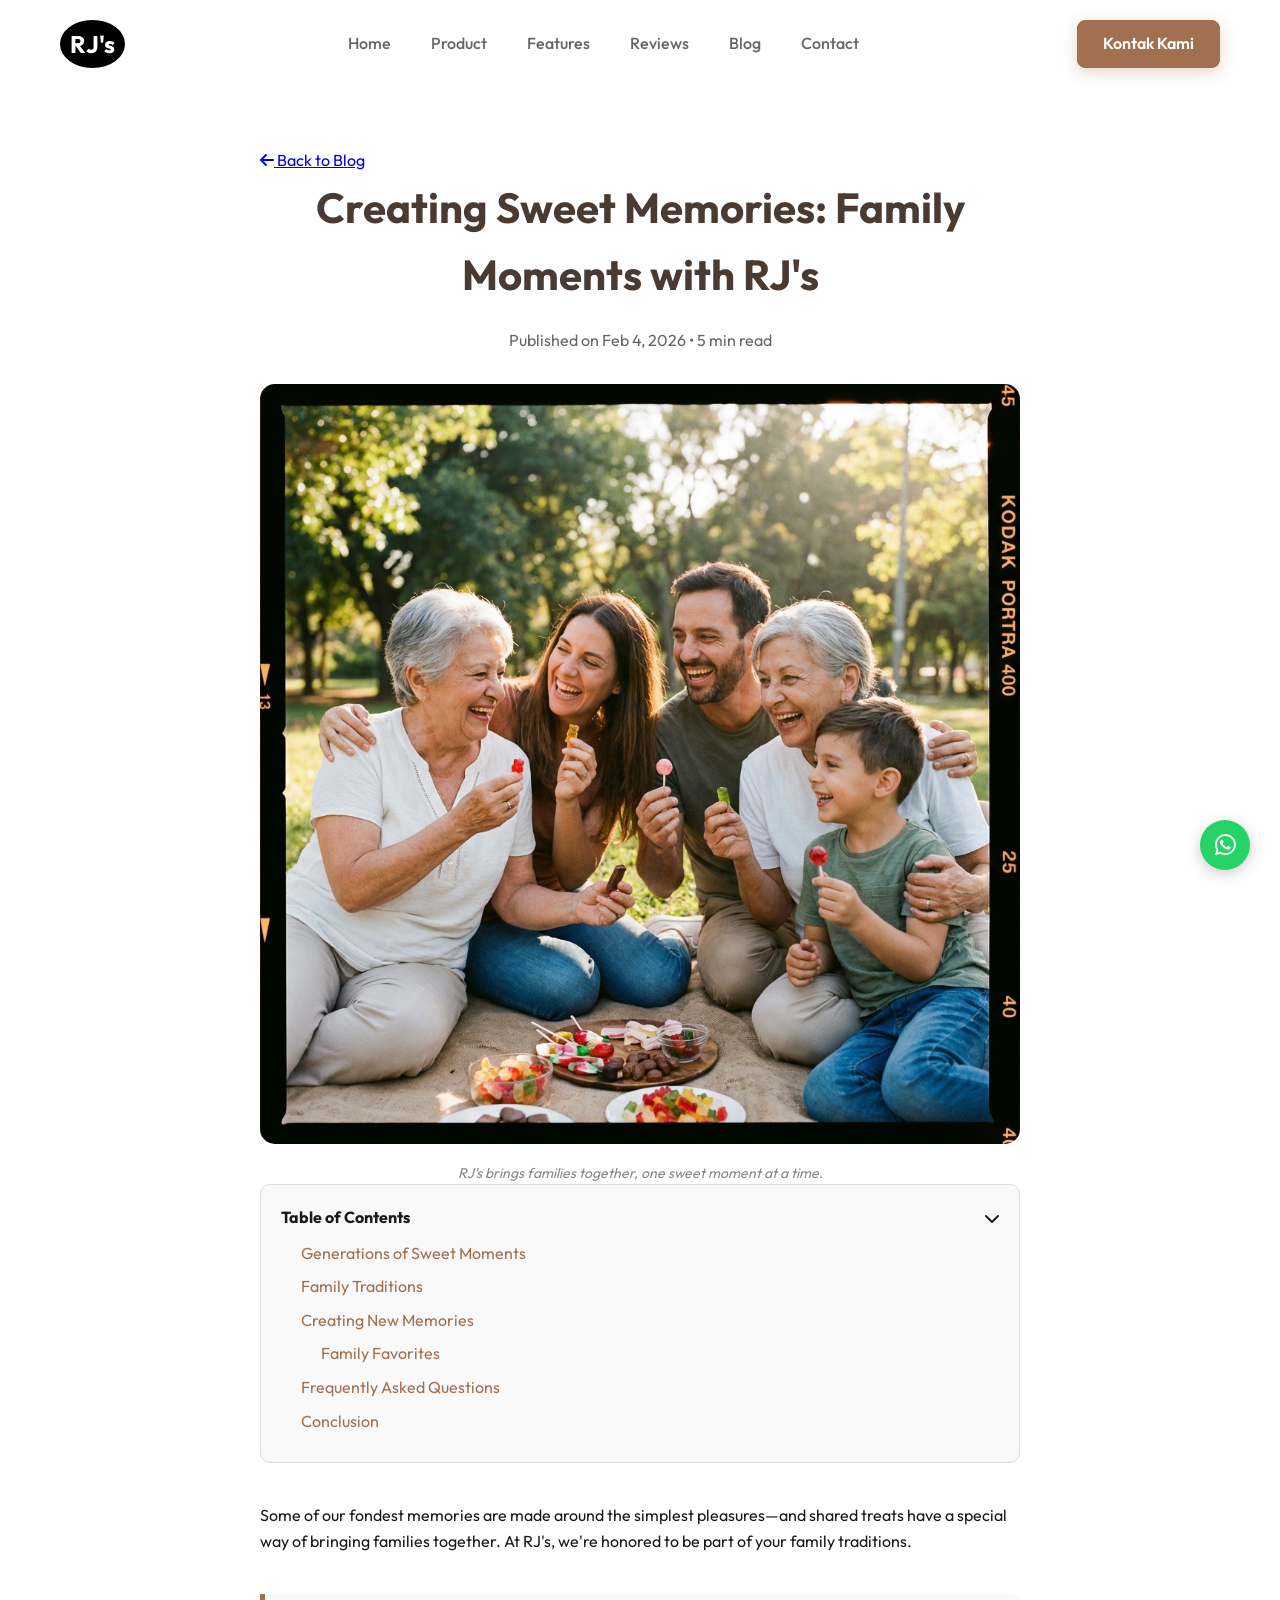
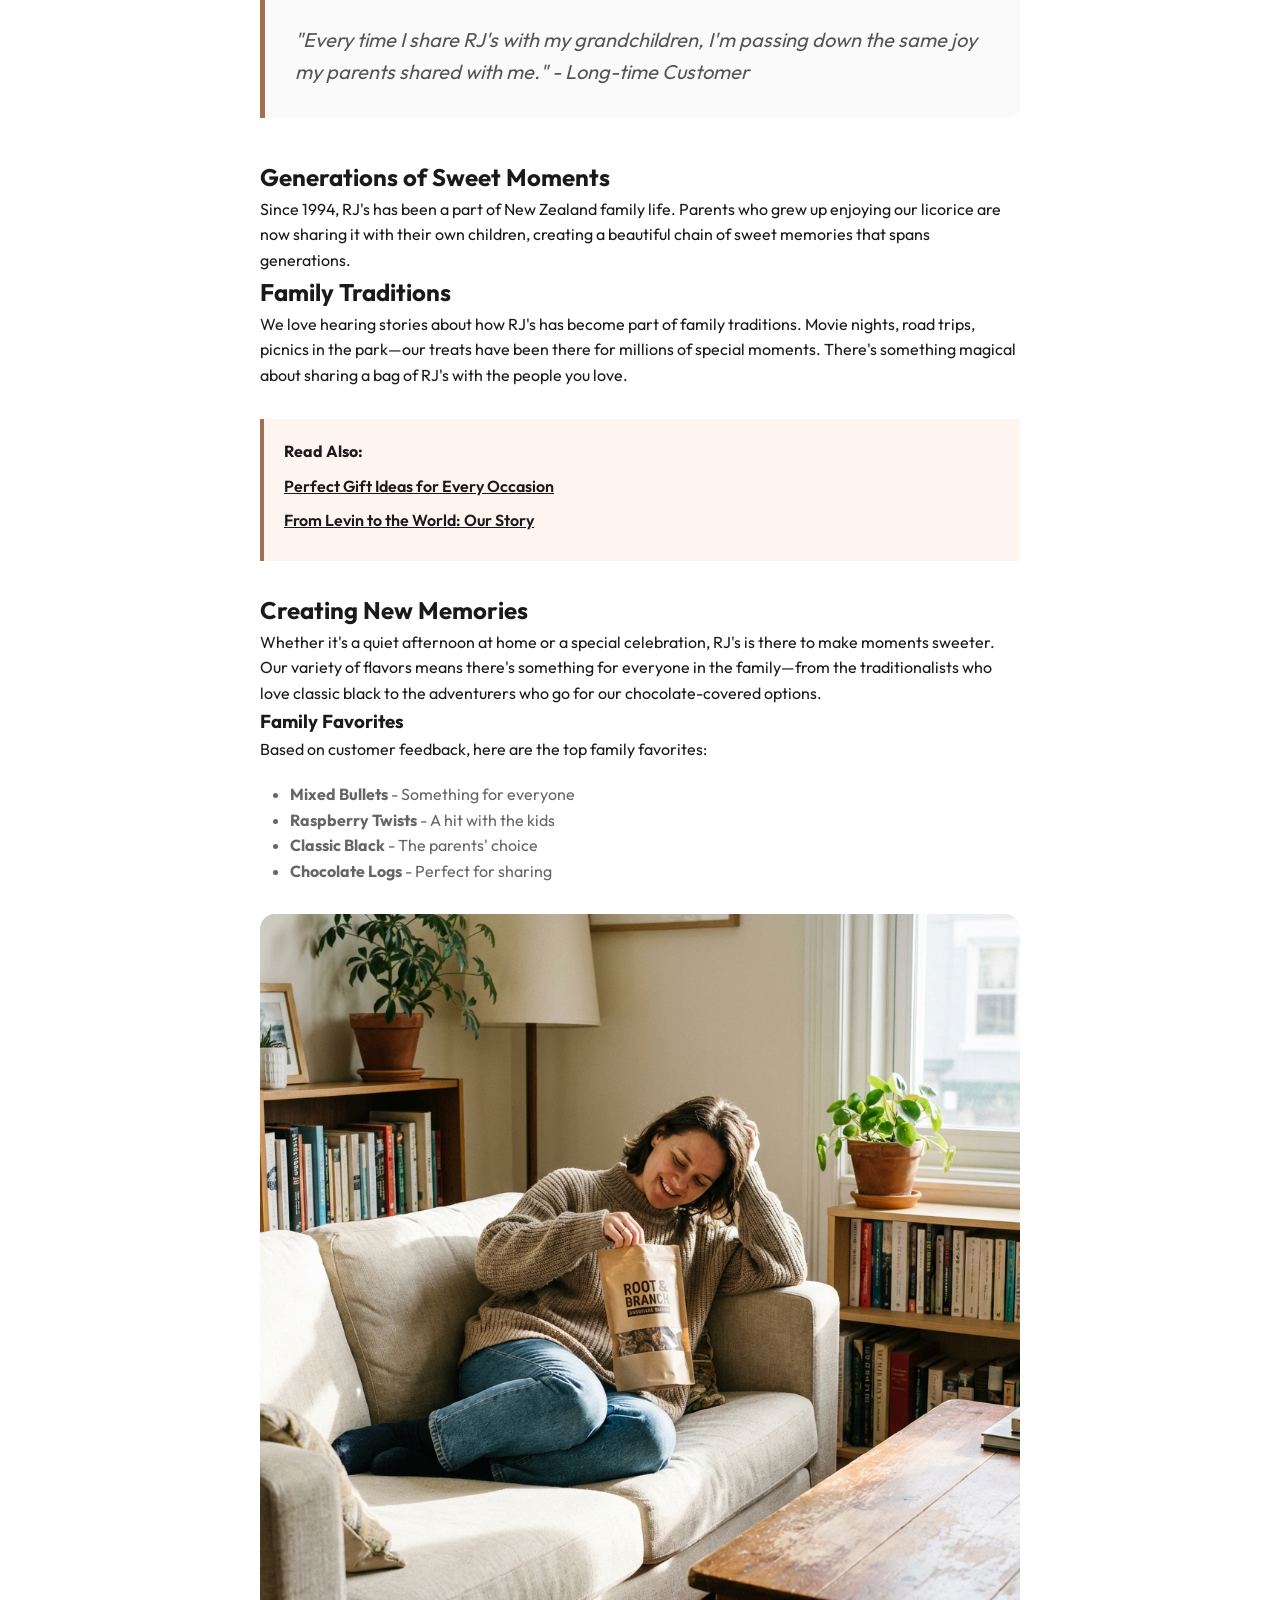
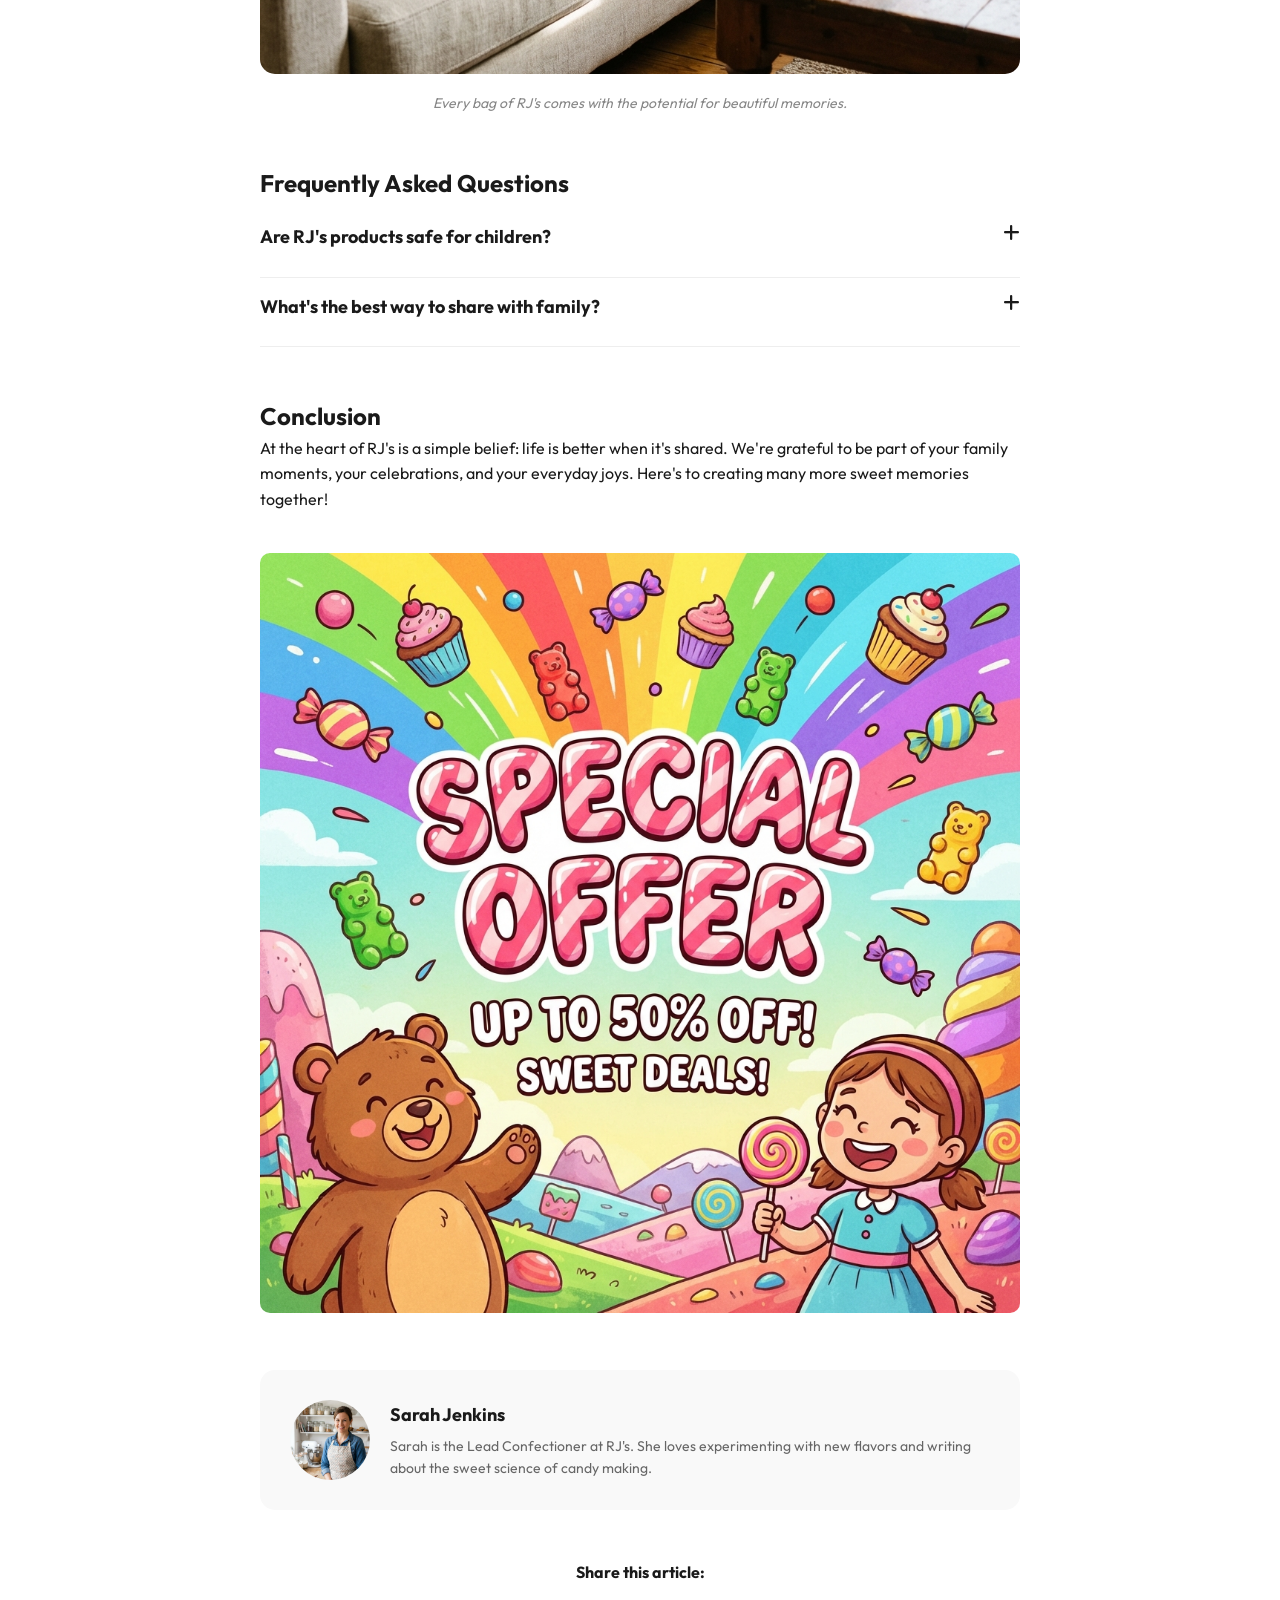
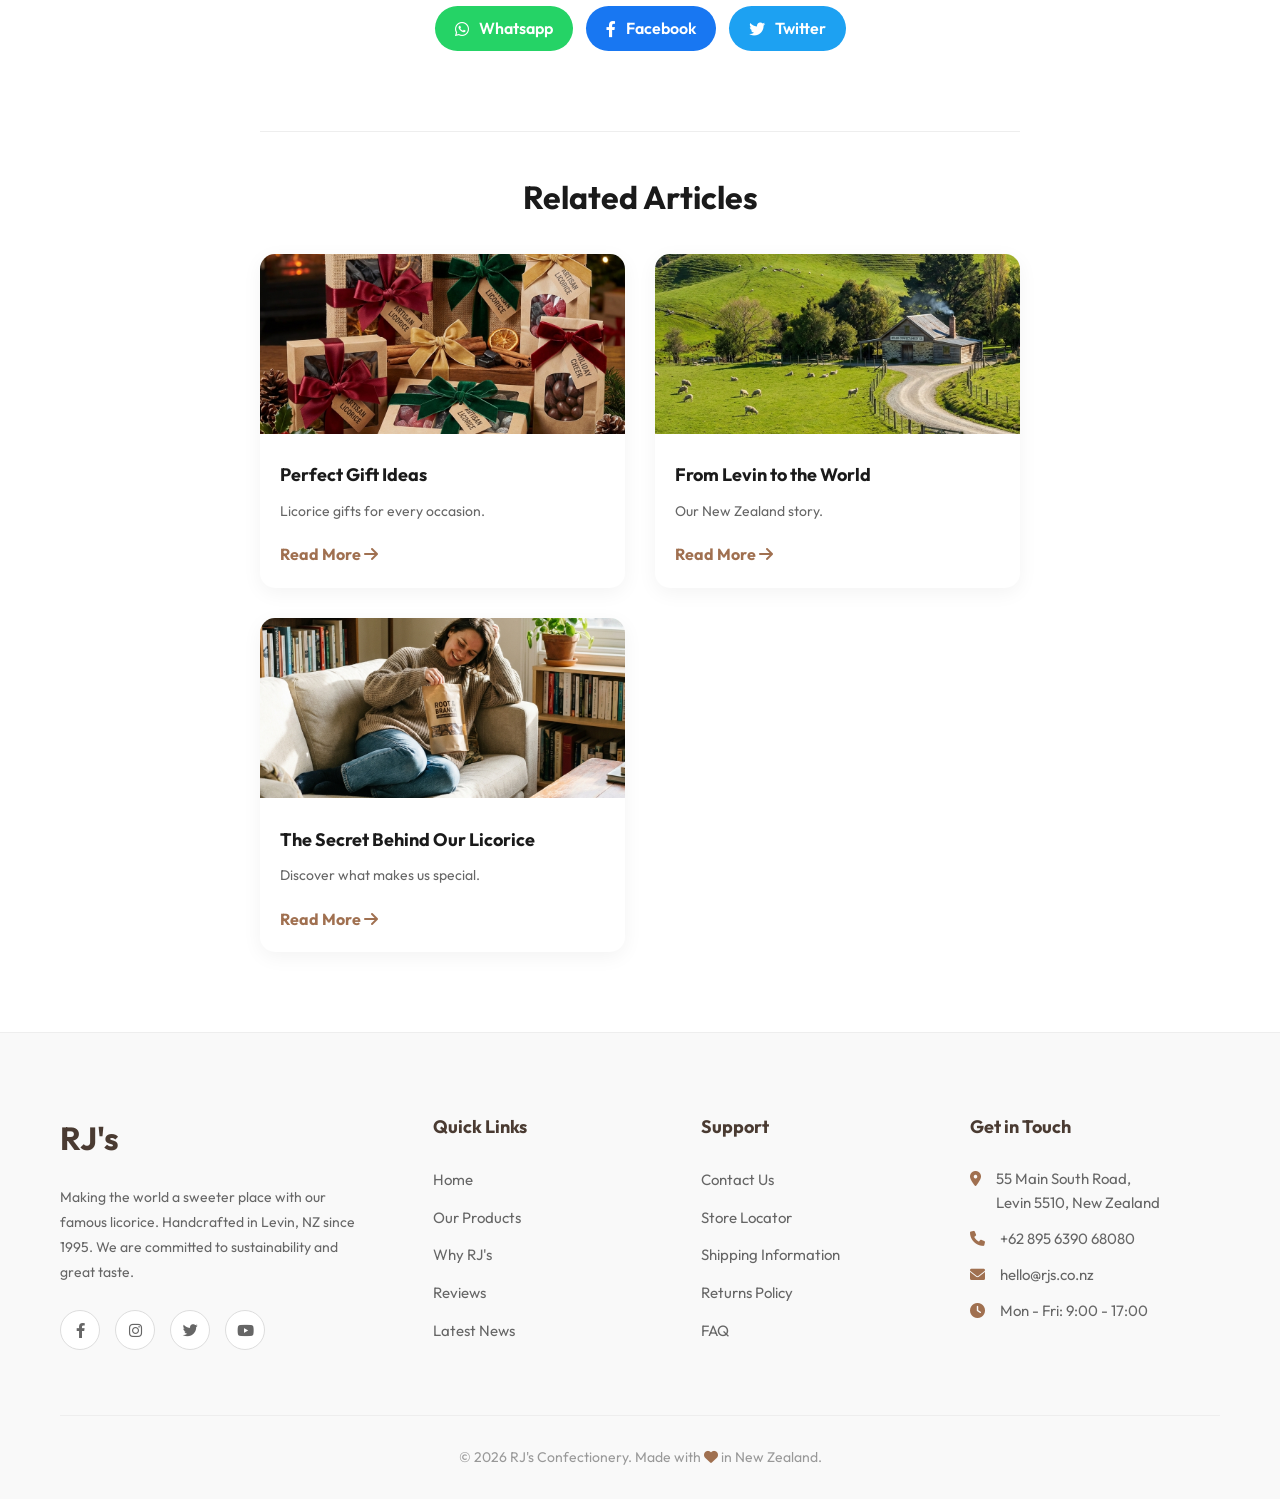
<file: article-9.html>
<!DOCTYPE html>
<html lang="en">

<head>
    <meta charset="UTF-8">
    <meta name="viewport" content="width=device-width, initial-scale=1.0">
    <title>Creating Sweet Memories: Family Moments with RJ's - RJ's Blog</title>
    <link rel="stylesheet" href="style.css">
    <link rel="stylesheet" href="https://cdnjs.cloudflare.com/ajax/libs/font-awesome/6.0.0/css/all.min.css">
</head>

<body>

    <nav class="navbar">
        <a href="index.html" class="nav-brand">
            <span class="brand-logo">RJ's</span>
        </a>
        <div class="hamburger"><i class="fas fa-bars"></i></div>
        <ul class="nav-links">
            <li><a href="index.html">Home</a></li>
            <li><a href="product.html">Product</a></li>
            <li><a href="features.html">Features</a></li>
            <li><a href="reviews.html">Reviews</a></li>
            <li><a href="blog.html" class="active">Blog</a></li>
            <li><a href="contact.html">Contact</a></li>
        </ul>
        <div class="nav-auth">
            <a href="contact.html" class="btn btn-primary">Kontak Kami</a>
        </div>
    </nav>

    <div class="article-content" style="max-width: 800px; margin: 60px auto; padding: 0 20px;">
        <a href="blog.html" class="back-link"><i class="fas fa-arrow-left"></i> Back to Blog</a>

        <header class="article-header">
            <h1 style="font-size: 42px; margin-bottom: 20px; color: #4a3b32;">Creating Sweet Memories: Family Moments
                with RJ's</h1>
            <p style="color: #666;">Published on Feb 4, 2026 • 5 min read</p>
        </header>

        <figure class="article-hero">
            <img src="assets/images/blog-9.png" alt="Family enjoying candy together">
            <figcaption class="img-caption">RJ's brings families together, one sweet moment at a time.</figcaption>
        </figure>

        <div class="toc-container">
            <div class="toc-title">Table of Contents <i class="fas fa-chevron-down"></i></div>
            <ul class="toc-list"></ul>
        </div>

        <div class="article-body">
            <p>Some of our fondest memories are made around the simplest pleasures—and shared treats have a special way
                of bringing families together. At RJ's, we're honored to be part of your family traditions.</p>

            <blockquote>
                "Every time I share RJ's with my grandchildren, I'm passing down the same joy my parents shared with
                me." - Long-time Customer
            </blockquote>

            <h2>Generations of Sweet Moments</h2>
            <p>Since 1994, RJ's has been a part of New Zealand family life. Parents who grew up enjoying our licorice
                are now sharing it with their own children, creating a beautiful chain of sweet memories that spans
                generations.</p>

            <h2>Family Traditions</h2>
            <p>We love hearing stories about how RJ's has become part of family traditions. Movie nights, road trips,
                picnics in the park—our treats have been there for millions of special moments. There's something
                magical about sharing a bag of RJ's with the people you love.</p>

            <div class="read-also-block">
                <h4>Read Also:</h4>
                <ul>
                    <li><a href="article-8.html">Perfect Gift Ideas for Every Occasion</a></li>
                    <li><a href="article-6.html">From Levin to the World: Our Story</a></li>
                </ul>
            </div>

            <h2>Creating New Memories</h2>
            <p>Whether it's a quiet afternoon at home or a special celebration, RJ's is there to make moments sweeter.
                Our variety of flavors means there's something for everyone in the family—from the traditionalists who
                love classic black to the adventurers who go for our chocolate-covered options.</p>

            <h3>Family Favorites</h3>
            <p>Based on customer feedback, here are the top family favorites:</p>
            <ul style="margin: 20px 0; padding-left: 30px; color: #666;">
                <li><strong>Mixed Bullets</strong> - Something for everyone</li>
                <li><strong>Raspberry Twists</strong> - A hit with the kids</li>
                <li><strong>Classic Black</strong> - The parents' choice</li>
                <li><strong>Chocolate Logs</strong> - Perfect for sharing</li>
            </ul>

            <figure class="supporting-img" style="margin: 30px 0;">
                <img src="assets/images/about-1.png" alt="Family moments">
                <figcaption class="img-caption">Every bag of RJ's comes with the potential for beautiful memories.
                </figcaption>
            </figure>

            <div class="faq-section">
                <h2 style="margin-bottom: 20px;">Frequently Asked Questions</h2>
                <div class="faq-item">
                    <div class="faq-question">Are RJ's products safe for children? <i class="fas fa-plus"
                            style="float: right;"></i></div>
                    <div class="faq-answer">Yes! Our products are made with quality ingredients and are suitable for all
                        ages. However, like all candies, they should be enjoyed as part of a balanced diet.</div>
                </div>
                <div class="faq-item">
                    <div class="faq-question">What's the best way to share with family? <i class="fas fa-plus"
                            style="float: right;"></i></div>
                    <div class="faq-answer">Our Mixed Bullets bags are perfect for sharing—they have a variety that
                        appeals to different tastes!</div>
                </div>
            </div>

            <h2>Conclusion</h2>
            <p>At the heart of RJ's is a simple belief: life is better when it's shared. We're grateful to be part of
                your family moments, your celebrations, and your everyday joys. Here's to creating many more sweet
                memories together!</p>
        </div>

        <div style="margin: 40px 0; text-align: center;">
            <img src="assets/images/promo.png" alt="Special Offer Promo" style="max-width: 100%; border-radius: 10px;">
        </div>

        <div class="author-profile">
            <img src="assets/images/author.png" alt="Author" class="author-img">
            <div class="author-info">
                <h4>Sarah Jenkins</h4>
                <p class="author-bio">Sarah is the Lead Confectioner at RJ's. She loves experimenting with new flavors
                    and writing about the sweet science of candy making.</p>
            </div>
        </div>

        <div class="share-section">
            <h4 style="margin-bottom: 20px;">Share this article:</h4>
            <a href="https://wa.me/?text=Check this out!" target="_blank" class="share-btn share-wa"><i
                    class="fab fa-whatsapp"></i> Whatsapp</a>
            <a href="#" class="share-btn share-fb"><i class="fab fa-facebook-f"></i> Facebook</a>
            <a href="#" class="share-btn share-tw"><i class="fab fa-twitter"></i> Twitter</a>
        </div>

        <div class="related-posts-section">
            <h3 style="text-align: center; margin-bottom: 30px; font-size: 32px;">Related Articles</h3>
            <div class="related-grid">
                <div class="related-card">
                    <img src="assets/images/blog-8.png" alt="Related 1" class="related-img">
                    <div class="related-content">
                        <h4 class="related-title">Perfect Gift Ideas</h4>
                        <p style="font-size: 14px; color: #666; margin-bottom: 10px;">Licorice gifts for every occasion.
                        </p>
                        <a href="article-8.html" class="related-btn">Read More <i class="fas fa-arrow-right"></i></a>
                    </div>
                </div>
                <div class="related-card">
                    <img src="assets/images/blog-6.png" alt="Related 2" class="related-img">
                    <div class="related-content">
                        <h4 class="related-title">From Levin to the World</h4>
                        <p style="font-size: 14px; color: #666; margin-bottom: 10px;">Our New Zealand story.</p>
                        <a href="article-6.html" class="related-btn">Read More <i class="fas fa-arrow-right"></i></a>
                    </div>
                </div>
                <div class="related-card">
                    <img src="assets/images/about-1.png" alt="Related 3" class="related-img">
                    <div class="related-content">
                        <h4 class="related-title">The Secret Behind Our Licorice</h4>
                        <p style="font-size: 14px; color: #666; margin-bottom: 10px;">Discover what makes us special.
                        </p>
                        <a href="article-1.html" class="related-btn">Read More <i class="fas fa-arrow-right"></i></a>
                    </div>
                </div>
            </div>
        </div>
    </div>

    <footer>
        <div class="footer-container">
            <div class="footer-column brand-col">
                <div class="footer-brand-title">RJ's</div>
                <p>Making the world a sweeter place with our famous licorice. Handcrafted in Levin, NZ since 1995. We
                    are committed to sustainability and great taste.</p>
                <div class="social-links">
                    <a href="#"><i class="fab fa-facebook-f"></i></a>
                    <a href="#"><i class="fab fa-instagram"></i></a>
                    <a href="#"><i class="fab fa-twitter"></i></a>
                    <a href="#"><i class="fab fa-youtube"></i></a>
                </div>
            </div>
            <div class="footer-column">
                <h4>Quick Links</h4>
                <ul>
                    <li><a href="index.html">Home</a></li>
                    <li><a href="product.html">Our Products</a></li>
                    <li><a href="features.html">Why RJ's</a></li>
                    <li><a href="reviews.html">Reviews</a></li>
                    <li><a href="blog.html">Latest News</a></li>
                </ul>
            </div>
            <div class="footer-column">
                <h4>Support</h4>
                <ul>
                    <li><a href="contact.html">Contact Us</a></li>
                    <li><a href="#">Store Locator</a></li>
                    <li><a href="#">Shipping Information</a></li>
                    <li><a href="#">Returns Policy</a></li>
                    <li><a href="#">FAQ</a></li>
                </ul>
            </div>
            <div class="footer-column">
                <h4>Get in Touch</h4>
                <ul class="contact-info">
                    <li><i class="fas fa-map-marker-alt"></i> <span>55 Main South Road,<br>Levin 5510, New
                            Zealand</span></li>
                    <li><i class="fas fa-phone"></i> <span>+62 895 6390 68080</span></li>
                    <li><i class="fas fa-envelope"></i> <span>hello@rjs.co.nz</span></li>
                    <li><i class="fas fa-clock"></i> <span>Mon - Fri: 9:00 - 17:00</span></li>
                </ul>
            </div>
        </div>
        <div class="copyright">
            &copy; 2026 RJ's Confectionery. Made with <i class="fas fa-heart" style="color: var(--primary-color);"></i>
            in New Zealand.
        </div>
    </footer>

    <div class="floating-container">
        <a href="https://wa.me/62895639068080" target="_blank" class="float-btn whatsapp-btn">
            <i class="fab fa-whatsapp" style="font-size: 24px;"></i>
        </a>
        <a href="#" class="float-btn scroll-top-btn" id="scrollTopBtn">
            <i class="fas fa-arrow-up"></i>
        </a>
    </div>

    <script src="script.js"></script>
</body>

</html>
</file>
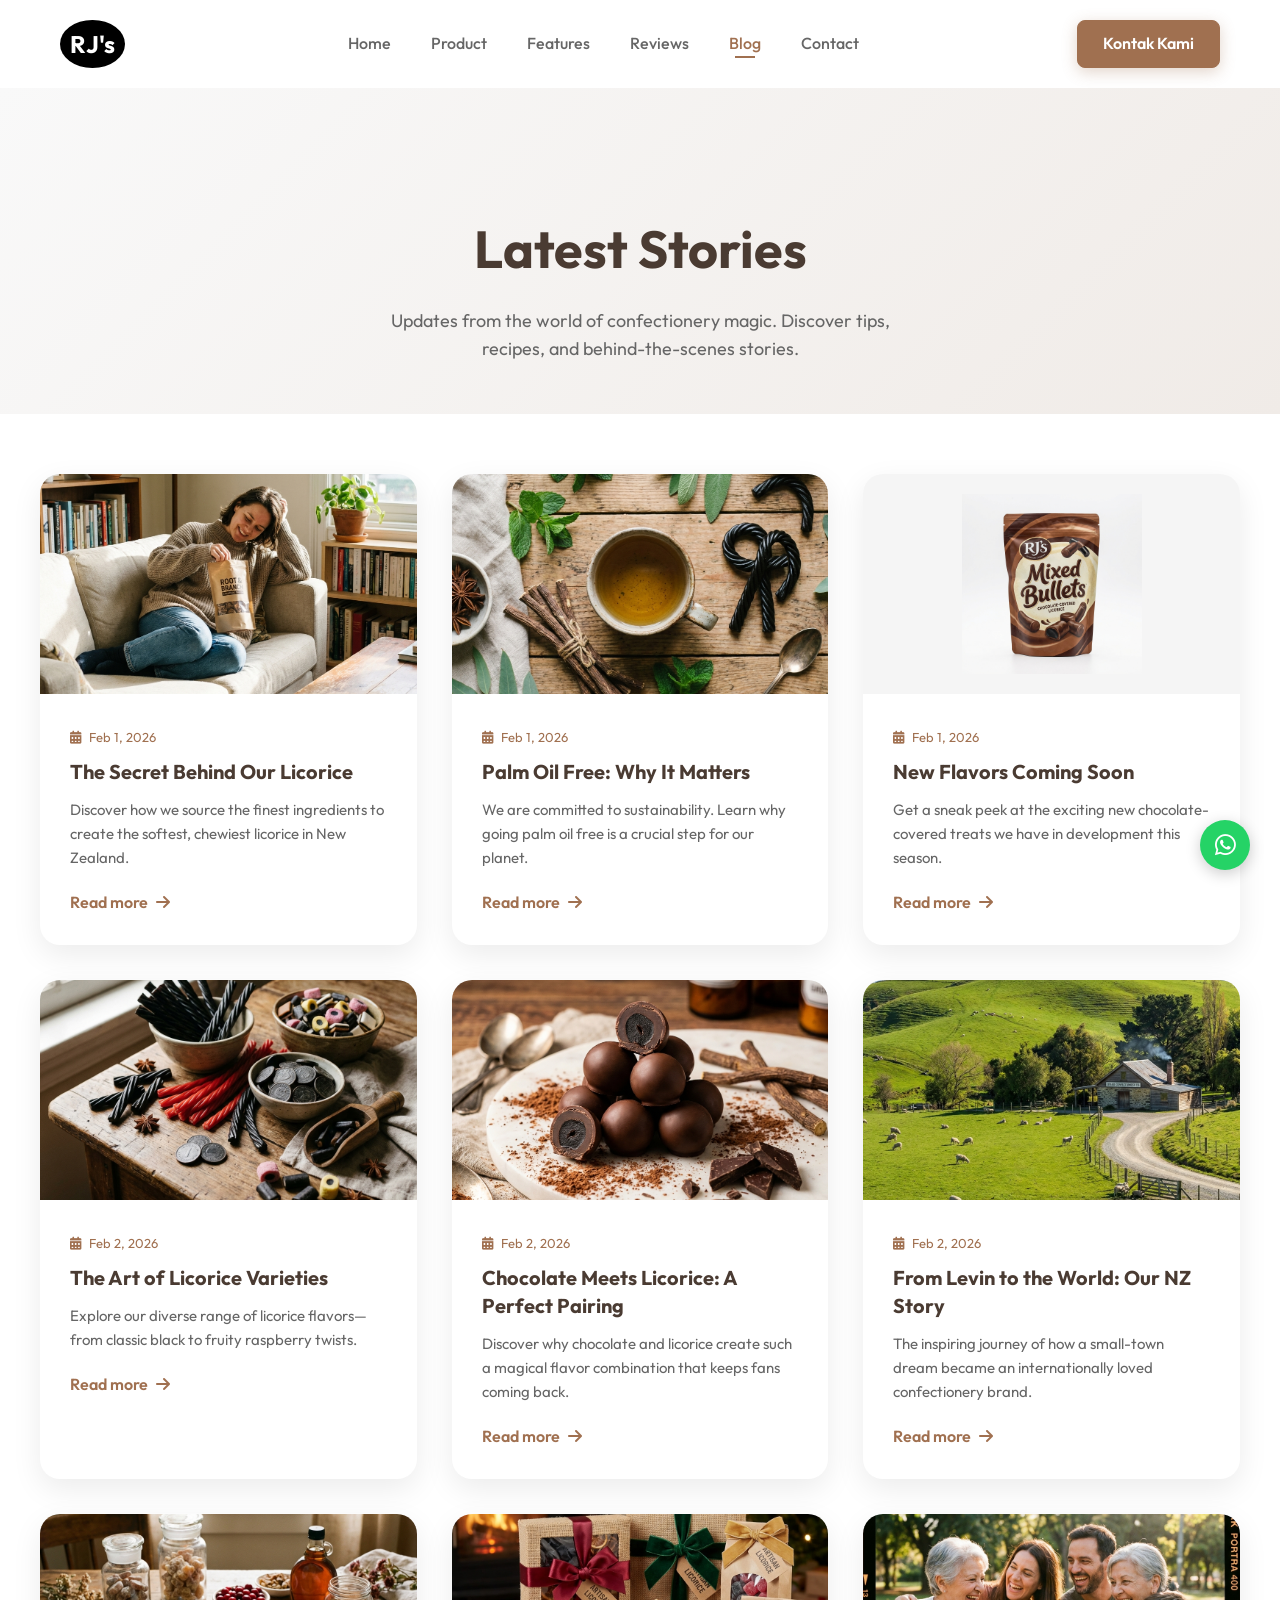
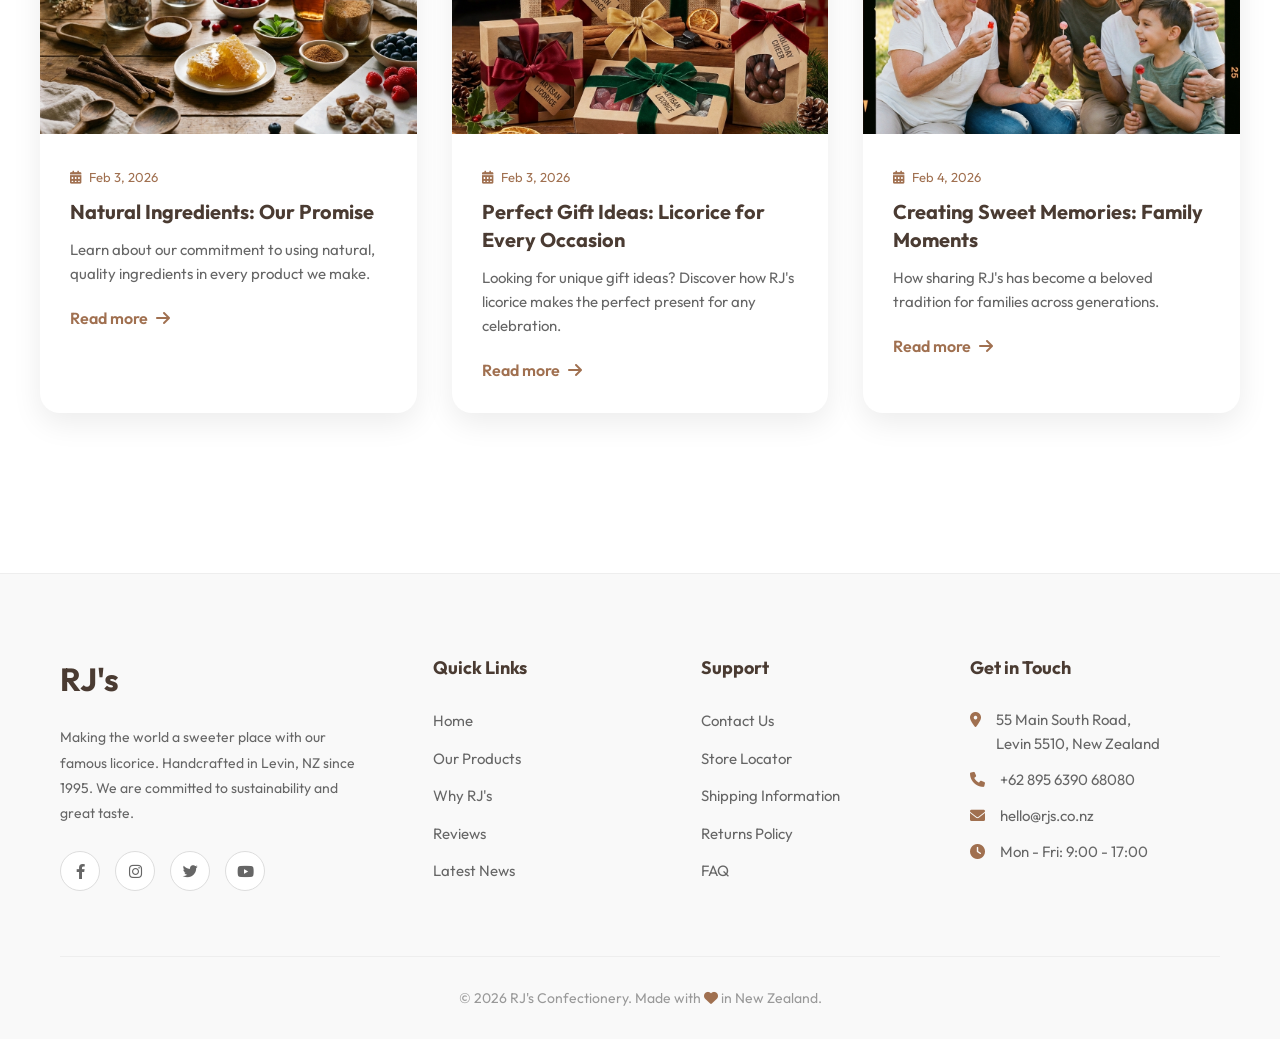
<file: blog.html>
<!DOCTYPE html>
<html lang="en">

<head>
    <meta charset="UTF-8">
    <meta name="viewport" content="width=device-width, initial-scale=1.0">
    <title>RJ's Blog - Latest Stories</title>
    <link rel="stylesheet" href="style.css">
    <link rel="stylesheet" href="https://cdnjs.cloudflare.com/ajax/libs/font-awesome/6.0.0/css/all.min.css">
    <style>
        .blog-container {
            padding: 60px 40px 80px;
            display: grid;
            grid-template-columns: repeat(auto-fill, minmax(320px, 1fr));
            gap: 35px;
            max-width: 1400px;
            margin: 0 auto;
        }

        .blog-card {
            border-radius: 20px;
            overflow: hidden;
            box-shadow: 0 10px 30px rgba(0, 0, 0, 0.08);
            transition: transform 0.3s, box-shadow 0.3s;
            background: white;
        }

        .blog-card:hover {
            transform: translateY(-10px);
            box-shadow: 0 20px 40px rgba(0, 0, 0, 0.12);
        }

        .blog-img {
            height: 220px;
            width: 100%;
            object-fit: cover;
            background-color: #f0f0f0;
        }

        .blog-content {
            padding: 25px 30px 30px;
        }

        .blog-date {
            font-size: 13px;
            color: var(--primary-color);
            margin-bottom: 10px;
            display: flex;
            align-items: center;
            gap: 8px;
        }

        .blog-title {
            font-size: 20px;
            margin-bottom: 12px;
            color: #4a3b32;
            line-height: 1.4;
        }

        .blog-excerpt {
            color: var(--text-muted);
            margin-bottom: 20px;
            font-size: 15px;
            line-height: 1.6;
        }

        .read-more {
            color: var(--primary-color);
            text-decoration: none;
            font-weight: 600;
            display: inline-flex;
            align-items: center;
            gap: 8px;
            transition: gap 0.3s;
        }

        .read-more:hover {
            gap: 12px;
        }

        .page-header {
            padding: 120px 40px 50px;
            text-align: center;
            background: linear-gradient(135deg, #f9f9f9 0%, #f0ebe7 100%);
        }

        .page-header h1 {
            font-size: 52px;
            color: #4a3b32;
            margin-bottom: 15px;
        }

        .page-header p {
            font-size: 18px;
            color: #666;
            max-width: 500px;
            margin: 0 auto;
        }

        @media (max-width: 768px) {
            .page-header {
                padding: 100px 20px 40px;
            }

            .page-header h1 {
                font-size: 36px;
            }

            .blog-container {
                padding: 40px 20px 60px;
                grid-template-columns: 1fr;
            }
        }
    </style>
</head>

<body>

    <nav class="navbar">
        <a href="index.html" class="nav-brand">
            <span class="brand-logo">RJ's</span>
        </a>
        <div class="hamburger"><i class="fas fa-bars"></i></div>
        <ul class="nav-links">
            <li><a href="index.html">Home</a></li>
            <li><a href="product.html">Product</a></li>
            <li><a href="features.html">Features</a></li>
            <li><a href="reviews.html">Reviews</a></li>
            <li><a href="blog.html" class="active">Blog</a></li>
            <li><a href="contact.html">Contact</a></li>
        </ul>
        <div class="nav-auth">
            <a href="contact.html" class="btn btn-primary">Kontak Kami</a>
        </div>
    </nav>

    <header class="page-header">
        <h1>Latest Stories</h1>
        <p>Updates from the world of confectionery magic. Discover tips, recipes, and behind-the-scenes stories.</p>
    </header>

    <div class="blog-container">
        <!-- Article 1 -->
        <article class="blog-card">
            <img src="assets/images/about-1.png" alt="The Secret Behind Our Licorice" class="blog-img">
            <div class="blog-content">
                <div class="blog-date"><i class="fas fa-calendar-alt"></i> Feb 1, 2026</div>
                <h3 class="blog-title">The Secret Behind Our Licorice</h3>
                <p class="blog-excerpt">Discover how we source the finest ingredients to create the softest, chewiest
                    licorice in New Zealand.</p>
                <a href="article-1.html" class="read-more">Read more <i class="fas fa-arrow-right"></i></a>
            </div>
        </article>

        <!-- Article 2 -->
        <article class="blog-card">
            <img src="assets/images/about-2.png" alt="Palm Oil Free: Why It Matters" class="blog-img">
            <div class="blog-content">
                <div class="blog-date"><i class="fas fa-calendar-alt"></i> Feb 1, 2026</div>
                <h3 class="blog-title">Palm Oil Free: Why It Matters</h3>
                <p class="blog-excerpt">We are committed to sustainability. Learn why going palm oil free is a crucial
                    step for our planet.</p>
                <a href="article-2.html" class="read-more">Read more <i class="fas fa-arrow-right"></i></a>
            </div>
        </article>

        <!-- Article 3 -->
        <article class="blog-card">
            <img src="assets/images/hero-bag.png" style="object-fit: contain; padding: 20px; background: #f5f5f5;"
                alt="New Flavors Coming Soon" class="blog-img">
            <div class="blog-content">
                <div class="blog-date"><i class="fas fa-calendar-alt"></i> Feb 1, 2026</div>
                <h3 class="blog-title">New Flavors Coming Soon</h3>
                <p class="blog-excerpt">Get a sneak peek at the exciting new chocolate-covered treats we have in
                    development this season.</p>
                <a href="article-3.html" class="read-more">Read more <i class="fas fa-arrow-right"></i></a>
            </div>
        </article>

        <!-- Article 4 -->
        <article class="blog-card">
            <img src="assets/images/blog-4.png" alt="The Art of Licorice Varieties" class="blog-img">
            <div class="blog-content">
                <div class="blog-date"><i class="fas fa-calendar-alt"></i> Feb 2, 2026</div>
                <h3 class="blog-title">The Art of Licorice Varieties</h3>
                <p class="blog-excerpt">Explore our diverse range of licorice flavors—from classic black to fruity
                    raspberry twists.</p>
                <a href="article-4.html" class="read-more">Read more <i class="fas fa-arrow-right"></i></a>
            </div>
        </article>

        <!-- Article 5 -->
        <article class="blog-card">
            <img src="assets/images/blog-5.png" alt="Chocolate Meets Licorice" class="blog-img">
            <div class="blog-content">
                <div class="blog-date"><i class="fas fa-calendar-alt"></i> Feb 2, 2026</div>
                <h3 class="blog-title">Chocolate Meets Licorice: A Perfect Pairing</h3>
                <p class="blog-excerpt">Discover why chocolate and licorice create such a magical flavor combination
                    that keeps fans coming back.</p>
                <a href="article-5.html" class="read-more">Read more <i class="fas fa-arrow-right"></i></a>
            </div>
        </article>

        <!-- Article 6 -->
        <article class="blog-card">
            <img src="assets/images/blog-6.png" alt="From Levin to the World" class="blog-img">
            <div class="blog-content">
                <div class="blog-date"><i class="fas fa-calendar-alt"></i> Feb 2, 2026</div>
                <h3 class="blog-title">From Levin to the World: Our NZ Story</h3>
                <p class="blog-excerpt">The inspiring journey of how a small-town dream became an internationally loved
                    confectionery brand.</p>
                <a href="article-6.html" class="read-more">Read more <i class="fas fa-arrow-right"></i></a>
            </div>
        </article>

        <!-- Article 7 -->
        <article class="blog-card">
            <img src="assets/images/blog-7.png" alt="Natural Ingredients" class="blog-img">
            <div class="blog-content">
                <div class="blog-date"><i class="fas fa-calendar-alt"></i> Feb 3, 2026</div>
                <h3 class="blog-title">Natural Ingredients: Our Promise</h3>
                <p class="blog-excerpt">Learn about our commitment to using natural, quality ingredients in every
                    product we make.</p>
                <a href="article-7.html" class="read-more">Read more <i class="fas fa-arrow-right"></i></a>
            </div>
        </article>

        <!-- Article 8 -->
        <article class="blog-card">
            <img src="assets/images/blog-8.png" alt="Perfect Gift Ideas" class="blog-img">
            <div class="blog-content">
                <div class="blog-date"><i class="fas fa-calendar-alt"></i> Feb 3, 2026</div>
                <h3 class="blog-title">Perfect Gift Ideas: Licorice for Every Occasion</h3>
                <p class="blog-excerpt">Looking for unique gift ideas? Discover how RJ's licorice makes the perfect
                    present for any celebration.</p>
                <a href="article-8.html" class="read-more">Read more <i class="fas fa-arrow-right"></i></a>
            </div>
        </article>

        <!-- Article 9 -->
        <article class="blog-card">
            <img src="assets/images/blog-9.png" alt="Creating Sweet Memories" class="blog-img">
            <div class="blog-content">
                <div class="blog-date"><i class="fas fa-calendar-alt"></i> Feb 4, 2026</div>
                <h3 class="blog-title">Creating Sweet Memories: Family Moments</h3>
                <p class="blog-excerpt">How sharing RJ's has become a beloved tradition for families across generations.
                </p>
                <a href="article-9.html" class="read-more">Read more <i class="fas fa-arrow-right"></i></a>
            </div>
        </article>
    </div>

    <!-- Footer -->
    <footer>
        <div class="footer-container">
            <div class="footer-column brand-col">
                <div class="footer-brand-title">RJ's</div>
                <p>Making the world a sweeter place with our famous licorice. Handcrafted in Levin, NZ since 1995. We
                    are committed to sustainability and great taste.</p>
                <div class="social-links">
                    <a href="#"><i class="fab fa-facebook-f"></i></a>
                    <a href="#"><i class="fab fa-instagram"></i></a>
                    <a href="#"><i class="fab fa-twitter"></i></a>
                    <a href="#"><i class="fab fa-youtube"></i></a>
                </div>
            </div>
            <div class="footer-column">
                <h4>Quick Links</h4>
                <ul>
                    <li><a href="index.html">Home</a></li>
                    <li><a href="product.html">Our Products</a></li>
                    <li><a href="features.html">Why RJ's</a></li>
                    <li><a href="reviews.html">Reviews</a></li>
                    <li><a href="blog.html">Latest News</a></li>
                </ul>
            </div>
            <div class="footer-column">
                <h4>Support</h4>
                <ul>
                    <li><a href="contact.html">Contact Us</a></li>
                    <li><a href="#">Store Locator</a></li>
                    <li><a href="#">Shipping Information</a></li>
                    <li><a href="#">Returns Policy</a></li>
                    <li><a href="#">FAQ</a></li>
                </ul>
            </div>
            <div class="footer-column">
                <h4>Get in Touch</h4>
                <ul class="contact-info">
                    <li><i class="fas fa-map-marker-alt"></i> <span>55 Main South Road,<br>Levin 5510, New
                            Zealand</span></li>
                    <li><i class="fas fa-phone"></i> <span>+62 895 6390 68080</span></li>
                    <li><i class="fas fa-envelope"></i> <span>hello@rjs.co.nz</span></li>
                    <li><i class="fas fa-clock"></i> <span>Mon - Fri: 9:00 - 17:00</span></li>
                </ul>
            </div>
        </div>
        <div class="copyright">
            &copy; 2026 RJ's Confectionery. Made with <i class="fas fa-heart" style="color: var(--primary-color);"></i>
            in New Zealand.
        </div>
    </footer>

    <!-- Floating Buttons -->
    <div class="floating-container">
        <a href="https://wa.me/62895639068080" target="_blank" class="float-btn whatsapp-btn">
            <i class="fab fa-whatsapp" style="font-size: 24px;"></i>
        </a>
        <a href="#" class="float-btn scroll-top-btn" id="scrollTopBtn">
            <i class="fas fa-arrow-up"></i>
        </a>
    </div>

    <script src="script.js"></script>
</body>

</html>
</file>
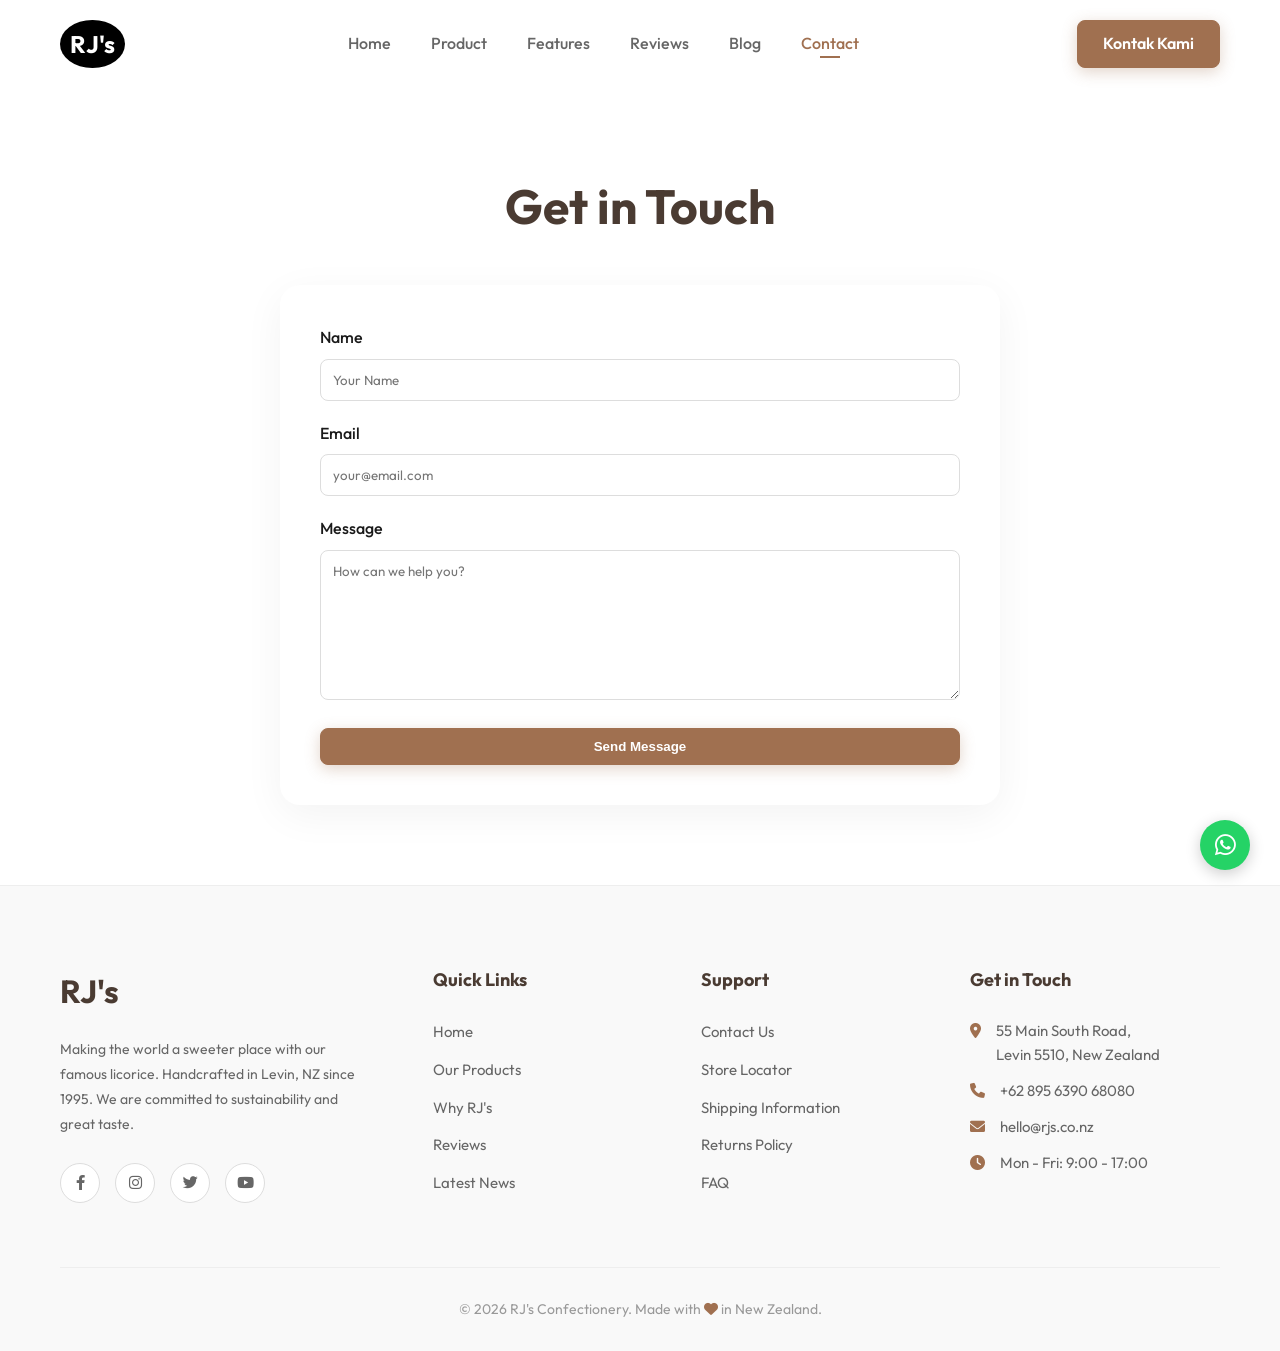
<file: contact.html>
<!DOCTYPE html>
<html lang="en">

<head>
    <meta charset="UTF-8">
    <meta name="viewport" content="width=device-width, initial-scale=1.0">
    <title>Contact Us - RJ's</title>
    <link rel="stylesheet" href="style.css">
    <link rel="stylesheet" href="https://cdnjs.cloudflare.com/ajax/libs/font-awesome/6.0.0/css/all.min.css">
    <style>
        .contact-container {
            max-width: 800px;
            margin: 80px auto;
            padding: 0 40px;
        }

        .contact-form {
            background: #fff;
            padding: 40px;
            border-radius: 20px;
            box-shadow: 0 10px 40px rgba(0, 0, 0, 0.05);
        }

        .form-group {
            margin-bottom: 20px;
        }

        .form-group label {
            display: block;
            margin-bottom: 8px;
            font-weight: 500;
        }

        .form-group input,
        .form-group textarea {
            width: 100%;
            padding: 12px;
            border: 1px solid #ddd;
            border-radius: 8px;
            font-family: inherit;
        }

        .form-group textarea {
            height: 150px;
            resize: vertical;
        }
    </style>
</head>

<body>

    <nav class="navbar">
        <a href="index.html" class="nav-brand">
            <span class="brand-logo">RJ's</span>
        </a>
        <div class="hamburger"><i class="fas fa-bars"></i></div>
        <ul class="nav-links">
            <li><a href="index.html">Home</a></li>
            <li><a href="product.html">Product</a></li>
            <li><a href="features.html">Features</a></li>
            <li><a href="reviews.html">Reviews</a></li>
            <li><a href="blog.html">Blog</a></li>
            <li><a href="contact.html" class="active">Contact</a></li>
        </ul>
        <div class="nav-auth">
            <a href="contact.html" class="btn btn-primary">Kontak Kami</a>
        </div>
    </nav>

    <div class="contact-container">
        <h1 style="text-align: center; margin-bottom: 40px; font-size: 48px; color: #4a3b32;">Get in Touch</h1>

        <div class="contact-form">
            <form>
                <div class="form-group">
                    <label for="name">Name</label>
                    <input type="text" id="name" placeholder="Your Name">
                </div>
                <div class="form-group">
                    <label for="email">Email</label>
                    <input type="email" id="email" placeholder="your@email.com">
                </div>
                <div class="form-group">
                    <label for="message">Message</label>
                    <textarea id="message" placeholder="How can we help you?"></textarea>
                </div>
                <button type="submit" class="btn btn-primary" style="width: 100%;">Send Message</button>
            </form>
        </div>
    </div>

    <!-- Footer -->
    <footer>
        <div class="footer-container">
            <div class="footer-column brand-col">
                <div class="footer-brand-title">RJ's</div>
                <p>Making the world a sweeter place with our famous licorice. Handcrafted in Levin, NZ since 1995. We
                    are committed to sustainability and great taste.</p>
                <div class="social-links">
                    <a href="#"><i class="fab fa-facebook-f"></i></a>
                    <a href="#"><i class="fab fa-instagram"></i></a>
                    <a href="#"><i class="fab fa-twitter"></i></a>
                    <a href="#"><i class="fab fa-youtube"></i></a>
                </div>
            </div>
            <div class="footer-column">
                <h4>Quick Links</h4>
                <ul>
                    <li><a href="index.html">Home</a></li>
                    <li><a href="product.html">Our Products</a></li>
                    <li><a href="features.html">Why RJ's</a></li>
                    <li><a href="reviews.html">Reviews</a></li>
                    <li><a href="blog.html">Latest News</a></li>
                </ul>
            </div>
            <div class="footer-column">
                <h4>Support</h4>
                <ul>
                    <li><a href="contact.html">Contact Us</a></li>
                    <li><a href="#">Store Locator</a></li>
                    <li><a href="#">Shipping Information</a></li>
                    <li><a href="#">Returns Policy</a></li>
                    <li><a href="#">FAQ</a></li>
                </ul>
            </div>
            <div class="footer-column">
                <h4>Get in Touch</h4>
                <ul class="contact-info">
                    <li><i class="fas fa-map-marker-alt"></i> <span>55 Main South Road,<br>Levin 5510, New
                            Zealand</span></li>
                    <li><i class="fas fa-phone"></i> <span>+62 895 6390 68080</span></li>
                    <li><i class="fas fa-envelope"></i> <span>hello@rjs.co.nz</span></li>
                    <li><i class="fas fa-clock"></i> <span>Mon - Fri: 9:00 - 17:00</span></li>
                </ul>
            </div>
        </div>
        <div class="copyright">
            &copy; 2026 RJ's Confectionery. Made with <i class="fas fa-heart" style="color: var(--primary-color);"></i>
            in New Zealand.
        </div>
    </footer>

    <!-- Floating Buttons -->
    <div class="floating-container">
        <a href="https://wa.me/62895639068080" target="_blank" class="float-btn whatsapp-btn">
            <i class="fab fa-whatsapp" style="font-size: 24px;"></i>
        </a>
        <a href="#" class="float-btn scroll-top-btn" id="scrollTopBtn">
            <i class="fas fa-arrow-up"></i>
        </a>
    </div>

    <script src="script.js"></script>
</body>

</html>
</file>
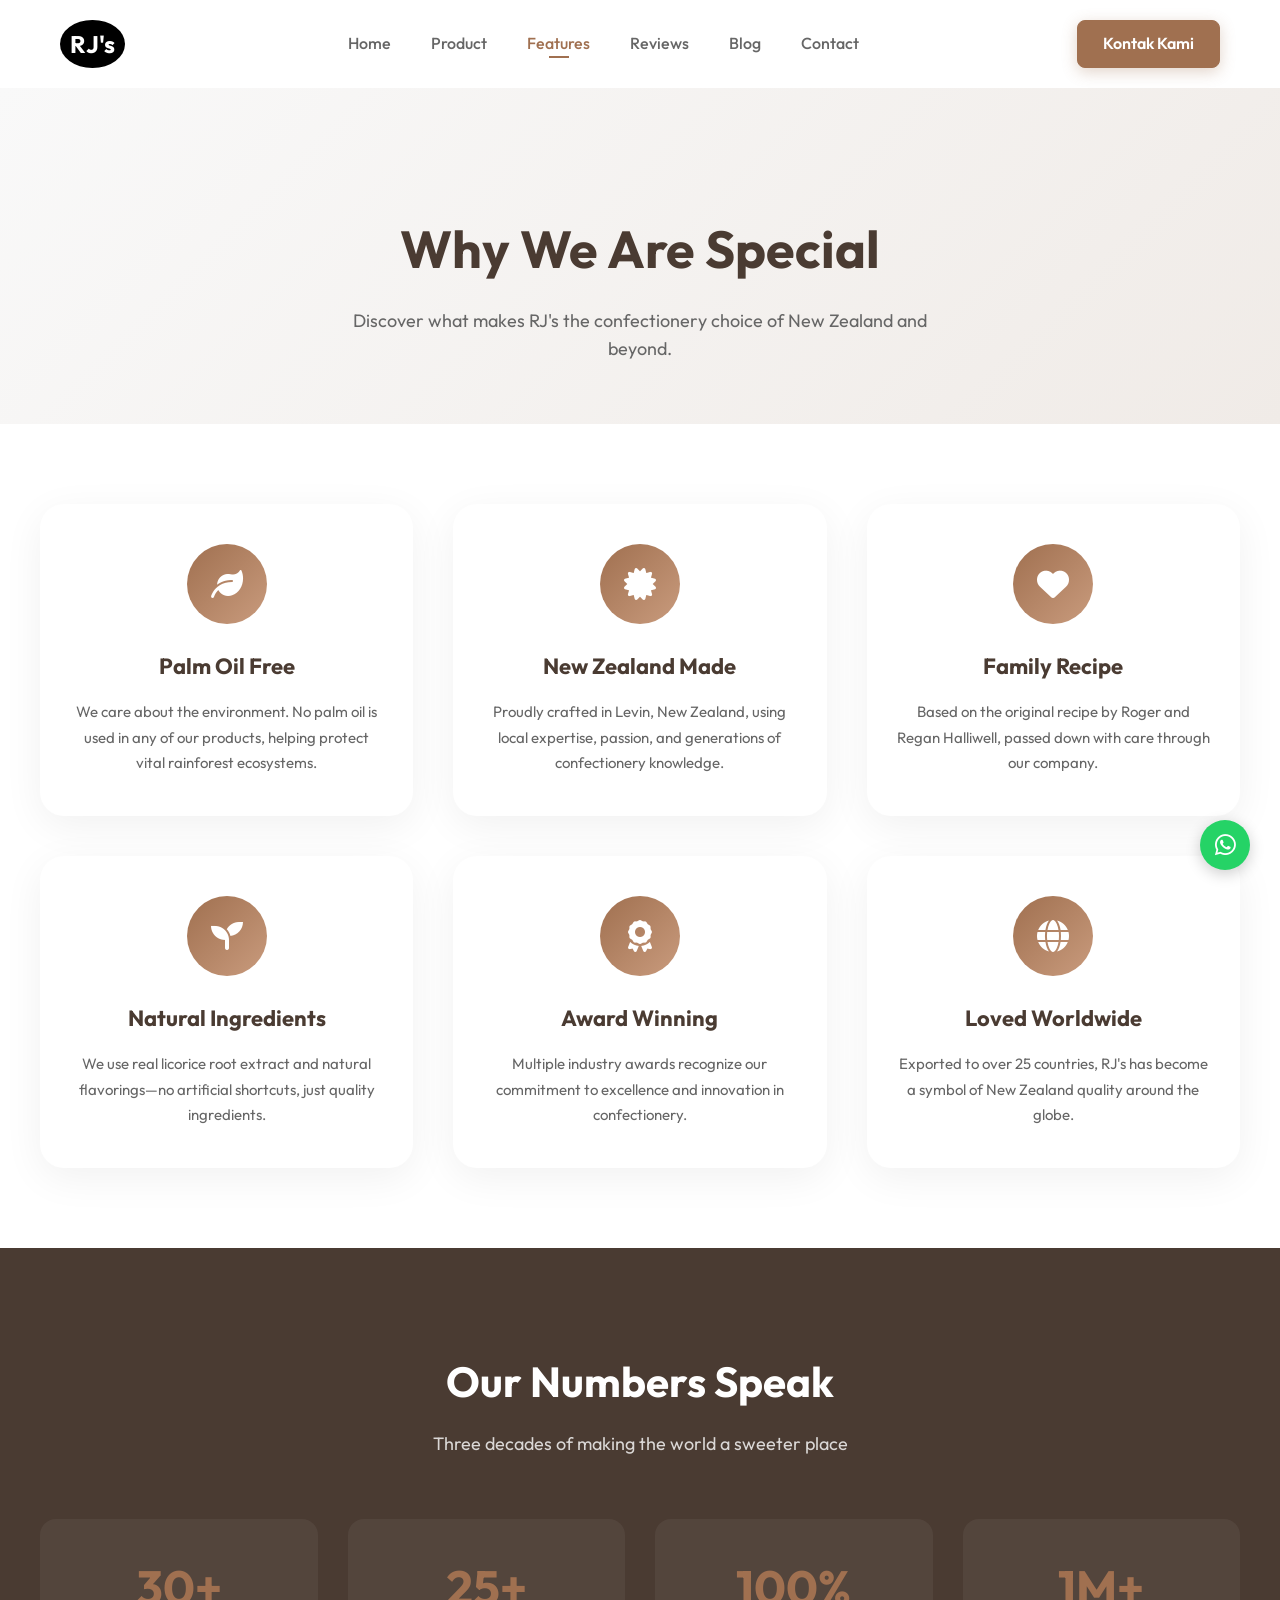
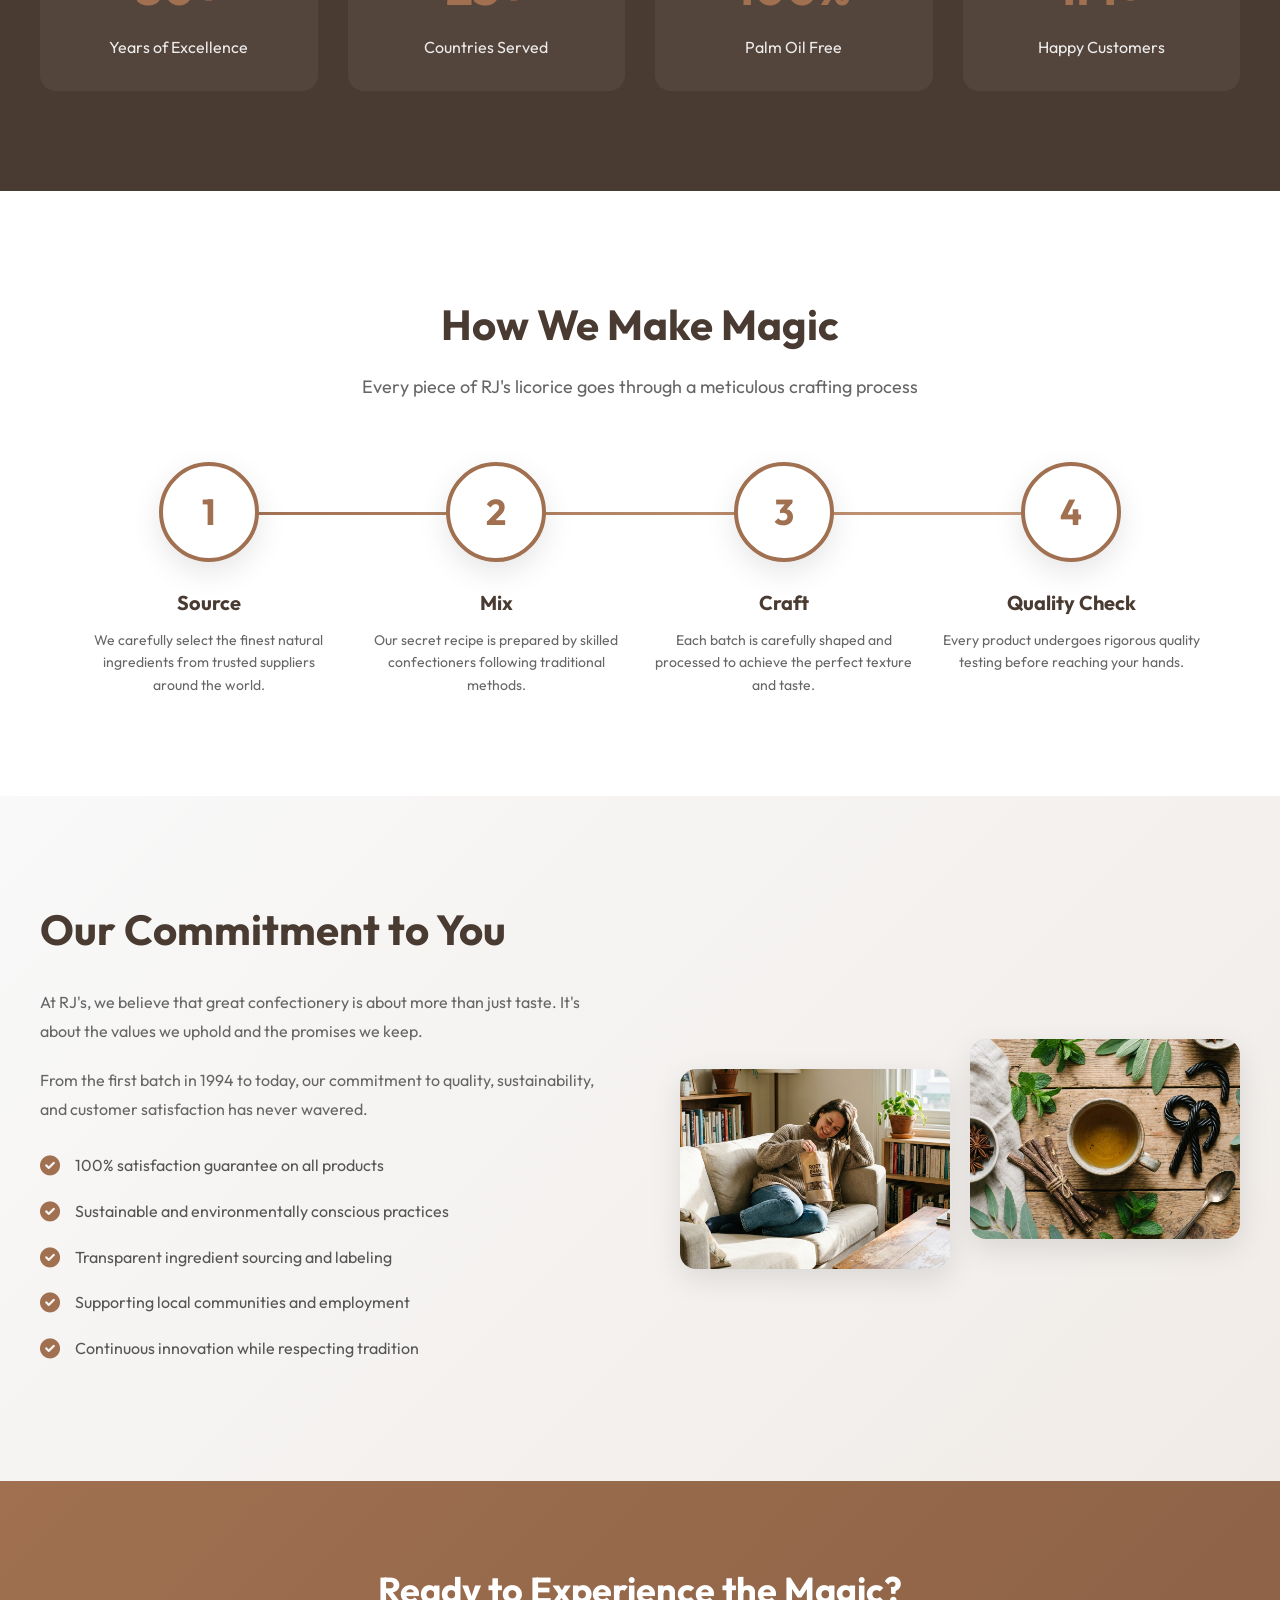
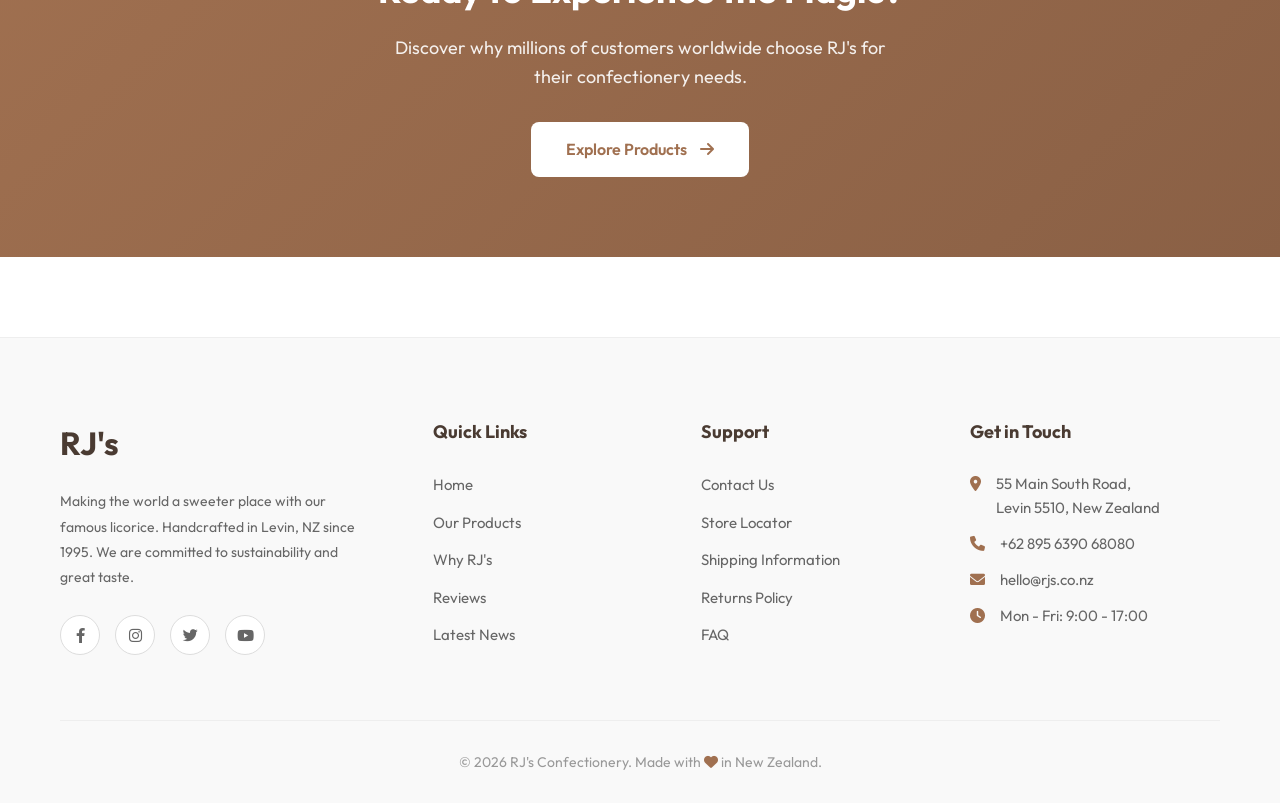
<file: features.html>
<!DOCTYPE html>
<html lang="en">

<head>
    <meta charset="UTF-8">
    <meta name="viewport" content="width=device-width, initial-scale=1.0">
    <title>Features - Why Choose RJ's</title>
    <link rel="stylesheet" href="style.css">
    <link rel="stylesheet" href="https://cdnjs.cloudflare.com/ajax/libs/font-awesome/6.0.0/css/all.min.css">
    <style>
        .features-header {
            padding: 120px 40px 60px;
            text-align: center;
            background: linear-gradient(135deg, #f9f9f9 0%, #f0ebe7 100%);
        }

        .features-header h1 {
            font-size: 52px;
            color: #4a3b32;
            margin-bottom: 15px;
        }

        .features-header p {
            font-size: 18px;
            color: #666;
            max-width: 600px;
            margin: 0 auto;
        }

        /* Main Features Grid */
        .features-main {
            padding: 80px 40px;
            max-width: 1400px;
            margin: 0 auto;
        }

        .features-grid {
            display: grid;
            grid-template-columns: repeat(3, 1fr);
            gap: 40px;
        }

        .feature-card {
            background: #fff;
            padding: 40px 30px;
            border-radius: 24px;
            box-shadow: 0 10px 40px rgba(0, 0, 0, 0.06);
            text-align: center;
            transition: transform 0.3s, box-shadow 0.3s;
            position: relative;
            overflow: hidden;
        }

        .feature-card::before {
            content: '';
            position: absolute;
            top: 0;
            left: 0;
            right: 0;
            height: 4px;
            background: linear-gradient(90deg, var(--primary-color), #c99b7d);
            transform: scaleX(0);
            transition: transform 0.3s;
        }

        .feature-card:hover {
            transform: translateY(-10px);
            box-shadow: 0 20px 50px rgba(0, 0, 0, 0.1);
        }

        .feature-card:hover::before {
            transform: scaleX(1);
        }

        .feature-icon {
            width: 80px;
            height: 80px;
            background: linear-gradient(135deg, var(--primary-color) 0%, #c99b7d 100%);
            border-radius: 50%;
            display: flex;
            align-items: center;
            justify-content: center;
            margin: 0 auto 25px;
        }

        .feature-icon i {
            font-size: 32px;
            color: white;
        }

        .feature-card h3 {
            font-size: 22px;
            color: #4a3b32;
            margin-bottom: 15px;
        }

        .feature-card p {
            color: #666;
            font-size: 15px;
            line-height: 1.7;
        }

        /* Values Section */
        .values-section {
            background: #4a3b32;
            padding: 100px 40px;
            color: white;
        }

        .values-container {
            max-width: 1200px;
            margin: 0 auto;
        }

        .values-header {
            text-align: center;
            margin-bottom: 60px;
        }

        .values-header h2 {
            font-size: 42px;
            margin-bottom: 15px;
        }

        .values-header p {
            font-size: 18px;
            opacity: 0.8;
            max-width: 500px;
            margin: 0 auto;
        }

        .values-grid {
            display: grid;
            grid-template-columns: repeat(4, 1fr);
            gap: 30px;
        }

        .value-item {
            text-align: center;
            padding: 30px 20px;
            background: rgba(255, 255, 255, 0.05);
            border-radius: 16px;
            transition: background 0.3s;
        }

        .value-item:hover {
            background: rgba(255, 255, 255, 0.1);
        }

        .value-number {
            font-size: 48px;
            font-weight: 700;
            color: var(--primary-color);
            margin-bottom: 10px;
        }

        .value-label {
            font-size: 16px;
            opacity: 0.9;
        }

        /* Process Section */
        .process-section {
            padding: 100px 40px;
            max-width: 1200px;
            margin: 0 auto;
        }

        .process-header {
            text-align: center;
            margin-bottom: 60px;
        }

        .process-header h2 {
            font-size: 42px;
            color: #4a3b32;
            margin-bottom: 15px;
        }

        .process-header p {
            font-size: 18px;
            color: #666;
        }

        .process-steps {
            display: grid;
            grid-template-columns: repeat(4, 1fr);
            gap: 30px;
            position: relative;
        }

        .process-steps::before {
            content: '';
            position: absolute;
            top: 50px;
            left: 10%;
            right: 10%;
            height: 3px;
            background: linear-gradient(90deg, var(--primary-color), #c99b7d);
            z-index: 0;
        }

        .process-step {
            text-align: center;
            position: relative;
            z-index: 1;
        }

        .step-number {
            width: 100px;
            height: 100px;
            background: white;
            border: 4px solid var(--primary-color);
            border-radius: 50%;
            display: flex;
            align-items: center;
            justify-content: center;
            font-size: 36px;
            font-weight: 700;
            color: var(--primary-color);
            margin: 0 auto 25px;
            box-shadow: 0 10px 30px rgba(0, 0, 0, 0.1);
        }

        .process-step h4 {
            font-size: 20px;
            color: #4a3b32;
            margin-bottom: 10px;
        }

        .process-step p {
            font-size: 14px;
            color: #666;
            line-height: 1.6;
        }

        /* Commitment Section */
        .commitment-section {
            background: linear-gradient(135deg, #f9f9f9 0%, #f0ebe7 100%);
            padding: 100px 40px;
        }

        .commitment-container {
            max-width: 1200px;
            margin: 0 auto;
            display: grid;
            grid-template-columns: 1fr 1fr;
            gap: 80px;
            align-items: center;
        }

        .commitment-content h2 {
            font-size: 42px;
            color: #4a3b32;
            margin-bottom: 25px;
        }

        .commitment-content p {
            color: #666;
            font-size: 16px;
            line-height: 1.8;
            margin-bottom: 20px;
        }

        .commitment-list {
            list-style: none;
            margin-top: 30px;
        }

        .commitment-list li {
            display: flex;
            align-items: flex-start;
            gap: 15px;
            margin-bottom: 20px;
            font-size: 16px;
            color: #555;
        }

        .commitment-list i {
            color: var(--primary-color);
            font-size: 20px;
            margin-top: 3px;
        }

        .commitment-image {
            display: grid;
            grid-template-columns: 1fr 1fr;
            gap: 20px;
        }

        .commitment-image img {
            width: 100%;
            height: 200px;
            object-fit: cover;
            border-radius: 16px;
            box-shadow: 0 10px 30px rgba(0, 0, 0, 0.1);
        }

        .commitment-image img:first-child {
            transform: translateY(30px);
        }

        /* CTA Section */
        .features-cta {
            background: linear-gradient(135deg, var(--primary-color) 0%, #8a6045 100%);
            padding: 80px 40px;
            text-align: center;
            color: white;
        }

        .features-cta h2 {
            font-size: 36px;
            margin-bottom: 15px;
        }

        .features-cta p {
            font-size: 18px;
            opacity: 0.9;
            max-width: 500px;
            margin: 0 auto 30px;
        }

        .features-cta .btn {
            background: white;
            color: var(--primary-color);
            padding: 15px 35px;
            font-size: 16px;
        }

        /* Responsive */
        @media (max-width: 1024px) {
            .features-grid {
                grid-template-columns: repeat(2, 1fr);
            }

            .values-grid {
                grid-template-columns: repeat(2, 1fr);
            }

            .process-steps {
                grid-template-columns: repeat(2, 1fr);
            }

            .process-steps::before {
                display: none;
            }

            .commitment-container {
                grid-template-columns: 1fr;
                gap: 50px;
            }
        }

        @media (max-width: 768px) {
            .features-header {
                padding: 100px 20px 50px;
            }

            .features-header h1 {
                font-size: 36px;
            }

            .features-main {
                padding: 60px 20px;
            }

            .features-grid {
                grid-template-columns: 1fr;
            }

            .values-section {
                padding: 60px 20px;
            }

            .values-grid {
                grid-template-columns: 1fr 1fr;
            }

            .process-section {
                padding: 60px 20px;
            }

            .process-steps {
                grid-template-columns: 1fr;
            }

            .commitment-section {
                padding: 60px 20px;
            }

            .commitment-image {
                grid-template-columns: 1fr;
            }

            .commitment-image img:first-child {
                transform: none;
            }
        }
    </style>
</head>

<body>
    <nav class="navbar">
        <a href="index.html" class="nav-brand">
            <span class="brand-logo">RJ's</span>
        </a>
        <div class="hamburger"><i class="fas fa-bars"></i></div>
        <ul class="nav-links">
            <li><a href="index.html">Home</a></li>
            <li><a href="product.html">Product</a></li>
            <li><a href="features.html" class="active">Features</a></li>
            <li><a href="reviews.html">Reviews</a></li>
            <li><a href="blog.html">Blog</a></li>
            <li><a href="contact.html">Contact</a></li>
        </ul>
        <div class="nav-auth">
            <a href="contact.html" class="btn btn-primary">Kontak Kami</a>
        </div>
    </nav>

    <header class="features-header">
        <h1>Why We Are Special</h1>
        <p>Discover what makes RJ's the confectionery choice of New Zealand and beyond.</p>
    </header>

    <!-- Main Features Section -->
    <section class="features-main">
        <div class="features-grid">
            <div class="feature-card">
                <div class="feature-icon">
                    <i class="fas fa-leaf"></i>
                </div>
                <h3>Palm Oil Free</h3>
                <p>We care about the environment. No palm oil is used in any of our products, helping protect vital
                    rainforest ecosystems.</p>
            </div>
            <div class="feature-card">
                <div class="feature-icon">
                    <i class="fas fa-certificate"></i>
                </div>
                <h3>New Zealand Made</h3>
                <p>Proudly crafted in Levin, New Zealand, using local expertise, passion, and generations of
                    confectionery knowledge.</p>
            </div>
            <div class="feature-card">
                <div class="feature-icon">
                    <i class="fas fa-heart"></i>
                </div>
                <h3>Family Recipe</h3>
                <p>Based on the original recipe by Roger and Regan Halliwell, passed down with care through our company.
                </p>
            </div>
            <div class="feature-card">
                <div class="feature-icon">
                    <i class="fas fa-seedling"></i>
                </div>
                <h3>Natural Ingredients</h3>
                <p>We use real licorice root extract and natural flavorings—no artificial shortcuts, just quality
                    ingredients.</p>
            </div>
            <div class="feature-card">
                <div class="feature-icon">
                    <i class="fas fa-award"></i>
                </div>
                <h3>Award Winning</h3>
                <p>Multiple industry awards recognize our commitment to excellence and innovation in confectionery.</p>
            </div>
            <div class="feature-card">
                <div class="feature-icon">
                    <i class="fas fa-globe"></i>
                </div>
                <h3>Loved Worldwide</h3>
                <p>Exported to over 25 countries, RJ's has become a symbol of New Zealand quality around the globe.</p>
            </div>
        </div>
    </section>

    <!-- Values Section -->
    <section class="values-section">
        <div class="values-container">
            <div class="values-header">
                <h2>Our Numbers Speak</h2>
                <p>Three decades of making the world a sweeter place</p>
            </div>
            <div class="values-grid">
                <div class="value-item">
                    <div class="value-number">30+</div>
                    <div class="value-label">Years of Excellence</div>
                </div>
                <div class="value-item">
                    <div class="value-number">25+</div>
                    <div class="value-label">Countries Served</div>
                </div>
                <div class="value-item">
                    <div class="value-number">100%</div>
                    <div class="value-label">Palm Oil Free</div>
                </div>
                <div class="value-item">
                    <div class="value-number">1M+</div>
                    <div class="value-label">Happy Customers</div>
                </div>
            </div>
        </div>
    </section>

    <!-- Process Section -->
    <section class="process-section">
        <div class="process-header">
            <h2>How We Make Magic</h2>
            <p>Every piece of RJ's licorice goes through a meticulous crafting process</p>
        </div>
        <div class="process-steps">
            <div class="process-step">
                <div class="step-number">1</div>
                <h4>Source</h4>
                <p>We carefully select the finest natural ingredients from trusted suppliers around the world.</p>
            </div>
            <div class="process-step">
                <div class="step-number">2</div>
                <h4>Mix</h4>
                <p>Our secret recipe is prepared by skilled confectioners following traditional methods.</p>
            </div>
            <div class="process-step">
                <div class="step-number">3</div>
                <h4>Craft</h4>
                <p>Each batch is carefully shaped and processed to achieve the perfect texture and taste.</p>
            </div>
            <div class="process-step">
                <div class="step-number">4</div>
                <h4>Quality Check</h4>
                <p>Every product undergoes rigorous quality testing before reaching your hands.</p>
            </div>
        </div>
    </section>

    <!-- Commitment Section -->
    <section class="commitment-section">
        <div class="commitment-container">
            <div class="commitment-content">
                <h2>Our Commitment to You</h2>
                <p>At RJ's, we believe that great confectionery is about more than just taste. It's about the values we
                    uphold and the promises we keep.</p>
                <p>From the first batch in 1994 to today, our commitment to quality, sustainability, and customer
                    satisfaction has never wavered.</p>
                <ul class="commitment-list">
                    <li><i class="fas fa-check-circle"></i> <span>100% satisfaction guarantee on all products</span>
                    </li>
                    <li><i class="fas fa-check-circle"></i> <span>Sustainable and environmentally conscious
                            practices</span></li>
                    <li><i class="fas fa-check-circle"></i> <span>Transparent ingredient sourcing and labeling</span>
                    </li>
                    <li><i class="fas fa-check-circle"></i> <span>Supporting local communities and employment</span>
                    </li>
                    <li><i class="fas fa-check-circle"></i> <span>Continuous innovation while respecting
                            tradition</span></li>
                </ul>
            </div>
            <div class="commitment-image">
                <img src="assets/images/about-1.png" alt="Our team at work">
                <img src="assets/images/about-2.png" alt="Quality ingredients">
            </div>
        </div>
    </section>

    <!-- CTA Section -->
    <section class="features-cta">
        <h2>Ready to Experience the Magic?</h2>
        <p>Discover why millions of customers worldwide choose RJ's for their confectionery needs.</p>
        <a href="product.html" class="btn">Explore Products <i class="fas fa-arrow-right"
                style="margin-left: 10px;"></i></a>
    </section>

    <footer>
        <div class="footer-container">
            <div class="footer-column brand-col">
                <div class="footer-brand-title">RJ's</div>
                <p>Making the world a sweeter place with our famous licorice. Handcrafted in Levin, NZ since 1995. We
                    are committed to sustainability and great taste.</p>
                <div class="social-links">
                    <a href="#"><i class="fab fa-facebook-f"></i></a>
                    <a href="#"><i class="fab fa-instagram"></i></a>
                    <a href="#"><i class="fab fa-twitter"></i></a>
                    <a href="#"><i class="fab fa-youtube"></i></a>
                </div>
            </div>
            <div class="footer-column">
                <h4>Quick Links</h4>
                <ul>
                    <li><a href="index.html">Home</a></li>
                    <li><a href="product.html">Our Products</a></li>
                    <li><a href="features.html">Why RJ's</a></li>
                    <li><a href="reviews.html">Reviews</a></li>
                    <li><a href="blog.html">Latest News</a></li>
                </ul>
            </div>
            <div class="footer-column">
                <h4>Support</h4>
                <ul>
                    <li><a href="contact.html">Contact Us</a></li>
                    <li><a href="#">Store Locator</a></li>
                    <li><a href="#">Shipping Information</a></li>
                    <li><a href="#">Returns Policy</a></li>
                    <li><a href="#">FAQ</a></li>
                </ul>
            </div>
            <div class="footer-column">
                <h4>Get in Touch</h4>
                <ul class="contact-info">
                    <li><i class="fas fa-map-marker-alt"></i> <span>55 Main South Road,<br>Levin 5510, New
                            Zealand</span></li>
                    <li><i class="fas fa-phone"></i> <span>+62 895 6390 68080</span></li>
                    <li><i class="fas fa-envelope"></i> <span>hello@rjs.co.nz</span></li>
                    <li><i class="fas fa-clock"></i> <span>Mon - Fri: 9:00 - 17:00</span></li>
                </ul>
            </div>
        </div>
        <div class="copyright">
            &copy; 2026 RJ's Confectionery. Made with <i class="fas fa-heart" style="color: var(--primary-color);"></i>
            in New Zealand.
        </div>
    </footer>

    <div class="floating-container">
        <a href="https://wa.me/62895639068080" target="_blank" class="float-btn whatsapp-btn"><i class="fab fa-whatsapp"
                style="font-size: 24px;"></i></a>
        <a href="#" class="float-btn scroll-top-btn" id="scrollTopBtn"><i class="fas fa-arrow-up"></i></a>
    </div>

    <script src="script.js"></script>
</body>

</html>
</file>
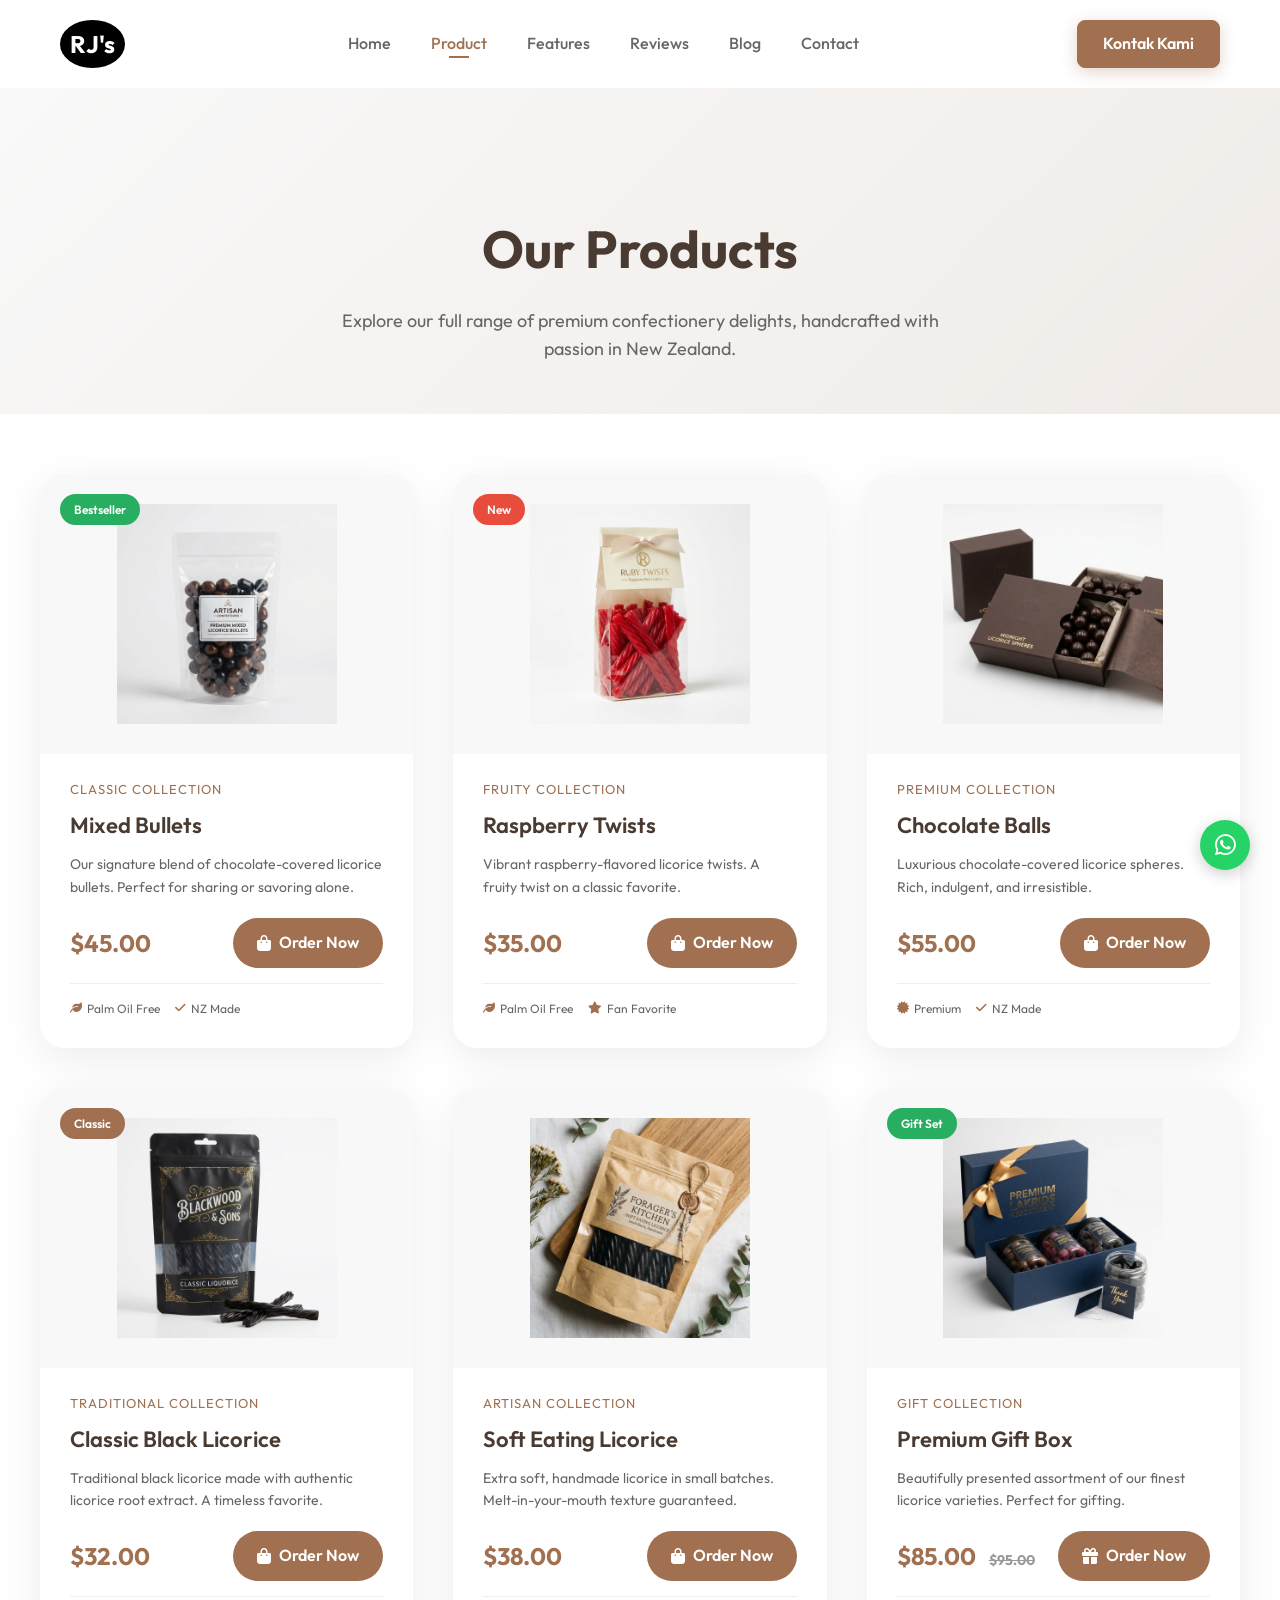
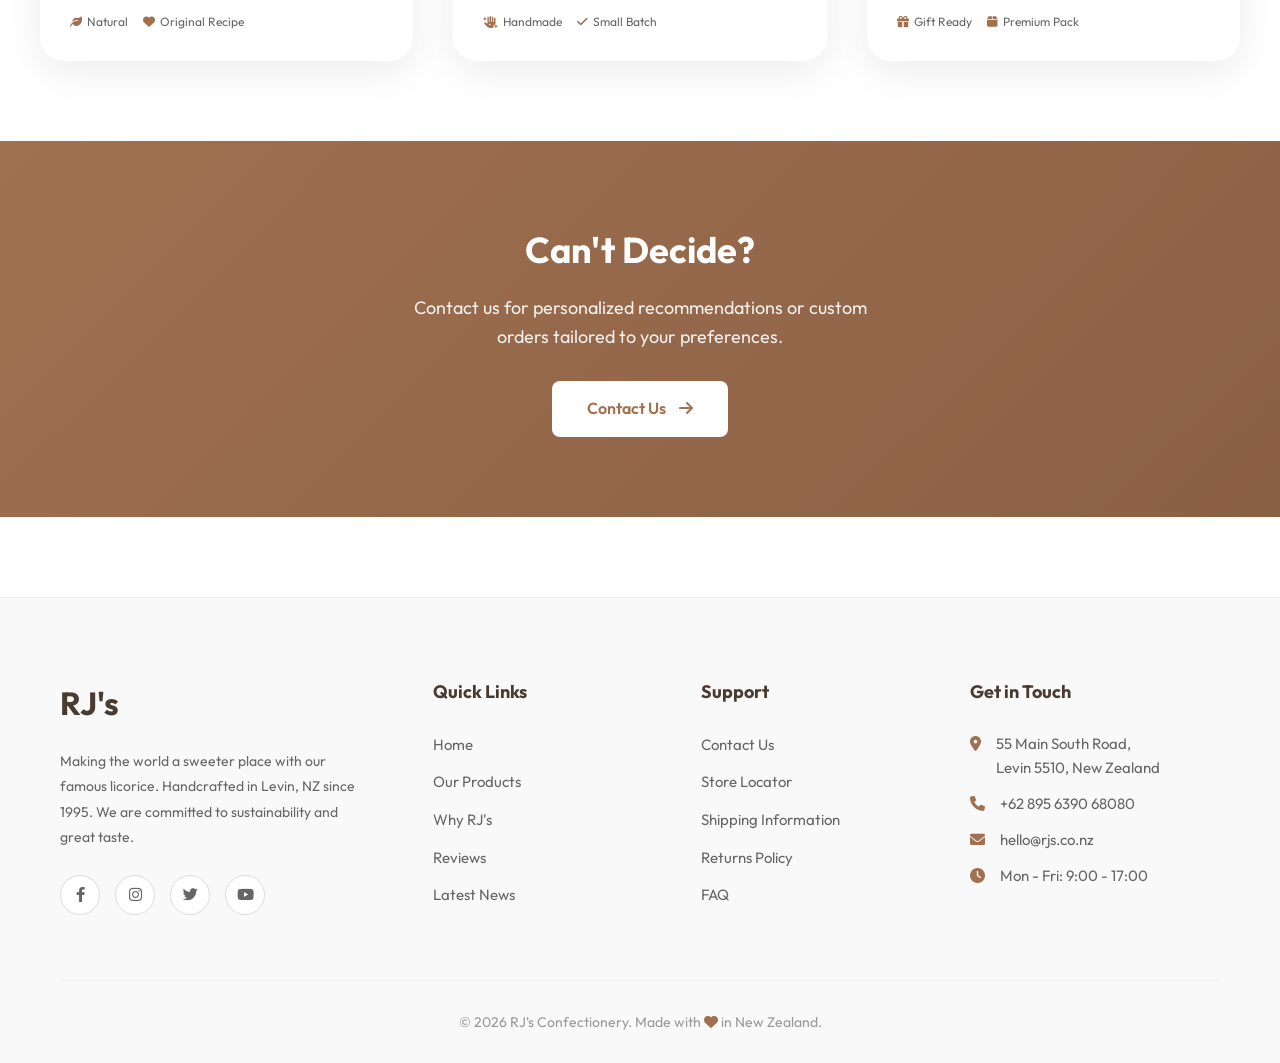
<file: product.html>
<!DOCTYPE html>
<html lang="en">

<head>
    <meta charset="UTF-8">
    <meta name="viewport" content="width=device-width, initial-scale=1.0">
    <title>Products - RJ's Confectionery</title>
    <link rel="stylesheet" href="style.css">
    <link rel="stylesheet" href="https://cdnjs.cloudflare.com/ajax/libs/font-awesome/6.0.0/css/all.min.css">
    <style>
        .product-header {
            padding: 120px 40px 50px;
            text-align: center;
            background: linear-gradient(135deg, #f9f9f9 0%, #f0ebe7 100%);
        }

        .product-header h1 {
            font-size: 52px;
            color: #4a3b32;
            margin-bottom: 15px;
        }

        .product-header p {
            font-size: 18px;
            color: #666;
            max-width: 600px;
            margin: 0 auto;
        }

        .product-grid {
            padding: 60px 40px 80px;
            display: grid;
            grid-template-columns: repeat(auto-fill, minmax(320px, 1fr));
            gap: 40px;
            max-width: 1400px;
            margin: 0 auto;
        }

        .product-card {
            background: #fff;
            border-radius: 24px;
            overflow: hidden;
            box-shadow: 0 10px 40px rgba(0, 0, 0, 0.08);
            transition: transform 0.3s, box-shadow 0.3s;
            position: relative;
        }

        .product-card:hover {
            transform: translateY(-10px);
            box-shadow: 0 20px 50px rgba(0, 0, 0, 0.12);
        }

        .product-badge {
            position: absolute;
            top: 20px;
            left: 20px;
            background: var(--primary-color);
            color: white;
            padding: 6px 14px;
            border-radius: 20px;
            font-size: 12px;
            font-weight: 600;
            z-index: 2;
        }

        .product-badge.new {
            background: #e74c3c;
        }

        .product-badge.bestseller {
            background: #27ae60;
        }

        .product-image {
            height: 280px;
            display: flex;
            align-items: center;
            justify-content: center;
            background: #f8f8f8;
            padding: 30px;
        }

        .product-image img {
            max-width: 100%;
            max-height: 100%;
            object-fit: contain;
            transition: transform 0.3s;
        }

        .product-card:hover .product-image img {
            transform: scale(1.05);
        }

        .product-info {
            padding: 25px 30px 30px;
        }

        .product-category {
            font-size: 13px;
            color: var(--primary-color);
            text-transform: uppercase;
            letter-spacing: 1px;
            margin-bottom: 8px;
        }

        .product-name {
            font-size: 22px;
            font-weight: 600;
            color: #4a3b32;
            margin-bottom: 10px;
        }

        .product-desc {
            font-size: 14px;
            color: #666;
            line-height: 1.6;
            margin-bottom: 20px;
        }

        .product-footer {
            display: flex;
            justify-content: space-between;
            align-items: center;
        }

        .product-price {
            font-size: 24px;
            font-weight: 700;
            color: var(--primary-color);
        }

        .product-price span {
            font-size: 14px;
            color: #999;
            text-decoration: line-through;
            margin-left: 8px;
        }

        .product-btn {
            background: var(--primary-color);
            color: white;
            border: none;
            padding: 12px 24px;
            border-radius: 50px;
            font-weight: 600;
            cursor: pointer;
            transition: all 0.3s;
            text-decoration: none;
            display: inline-flex;
            align-items: center;
            gap: 8px;
        }

        .product-btn:hover {
            background: #8a6045;
            transform: translateY(-2px);
        }

        .product-features {
            display: flex;
            gap: 15px;
            margin-top: 15px;
            padding-top: 15px;
            border-top: 1px solid #eee;
        }

        .product-feature {
            display: flex;
            align-items: center;
            gap: 5px;
            font-size: 12px;
            color: #666;
        }

        .product-feature i {
            color: var(--primary-color);
        }

        @media (max-width: 768px) {
            .product-header {
                padding: 100px 20px 40px;
            }

            .product-header h1 {
                font-size: 36px;
            }

            .product-grid {
                padding: 40px 20px 60px;
                grid-template-columns: 1fr;
            }

            .product-image {
                height: 220px;
            }
        }
    </style>
</head>

<body>
    <nav class="navbar">
        <a href="index.html" class="nav-brand">
            <span class="brand-logo">RJ's</span>
        </a>
        <div class="hamburger"><i class="fas fa-bars"></i></div>
        <ul class="nav-links">
            <li><a href="index.html">Home</a></li>
            <li><a href="product.html" class="active">Product</a></li>
            <li><a href="features.html">Features</a></li>
            <li><a href="reviews.html">Reviews</a></li>
            <li><a href="blog.html">Blog</a></li>
            <li><a href="contact.html">Contact</a></li>
        </ul>
        <div class="nav-auth">
            <a href="contact.html" class="btn btn-primary">Kontak Kami</a>
        </div>
    </nav>

    <header class="product-header">
        <h1>Our Products</h1>
        <p>Explore our full range of premium confectionery delights, handcrafted with passion in New Zealand.</p>
    </header>

    <div class="product-grid">
        <!-- Product 1 -->
        <div class="product-card">
            <span class="product-badge bestseller">Bestseller</span>
            <div class="product-image">
                <img src="assets/images/product-1.png" alt="Mixed Bullets">
            </div>
            <div class="product-info">
                <div class="product-category">Classic Collection</div>
                <h3 class="product-name">Mixed Bullets</h3>
                <p class="product-desc">Our signature blend of chocolate-covered licorice bullets. Perfect for sharing
                    or savoring alone.</p>
                <div class="product-footer">
                    <div class="product-price">$45.00</div>
                    <a href="contact.html" class="product-btn"><i class="fas fa-shopping-bag"></i> Order Now</a>
                </div>
                <div class="product-features">
                    <span class="product-feature"><i class="fas fa-leaf"></i> Palm Oil Free</span>
                    <span class="product-feature"><i class="fas fa-check"></i> NZ Made</span>
                </div>
            </div>
        </div>

        <!-- Product 2 -->
        <div class="product-card">
            <span class="product-badge new">New</span>
            <div class="product-image">
                <img src="assets/images/product-2.png" alt="Raspberry Twists">
            </div>
            <div class="product-info">
                <div class="product-category">Fruity Collection</div>
                <h3 class="product-name">Raspberry Twists</h3>
                <p class="product-desc">Vibrant raspberry-flavored licorice twists. A fruity twist on a classic
                    favorite.</p>
                <div class="product-footer">
                    <div class="product-price">$35.00</div>
                    <a href="contact.html" class="product-btn"><i class="fas fa-shopping-bag"></i> Order Now</a>
                </div>
                <div class="product-features">
                    <span class="product-feature"><i class="fas fa-leaf"></i> Palm Oil Free</span>
                    <span class="product-feature"><i class="fas fa-star"></i> Fan Favorite</span>
                </div>
            </div>
        </div>

        <!-- Product 3 -->
        <div class="product-card">
            <div class="product-image">
                <img src="assets/images/product-3.png" alt="Chocolate Balls">
            </div>
            <div class="product-info">
                <div class="product-category">Premium Collection</div>
                <h3 class="product-name">Chocolate Balls</h3>
                <p class="product-desc">Luxurious chocolate-covered licorice spheres. Rich, indulgent, and irresistible.
                </p>
                <div class="product-footer">
                    <div class="product-price">$55.00</div>
                    <a href="contact.html" class="product-btn"><i class="fas fa-shopping-bag"></i> Order Now</a>
                </div>
                <div class="product-features">
                    <span class="product-feature"><i class="fas fa-certificate"></i> Premium</span>
                    <span class="product-feature"><i class="fas fa-check"></i> NZ Made</span>
                </div>
            </div>
        </div>

        <!-- Product 4 -->
        <div class="product-card">
            <span class="product-badge">Classic</span>
            <div class="product-image">
                <img src="assets/images/product-4.png" alt="Classic Black Licorice">
            </div>
            <div class="product-info">
                <div class="product-category">Traditional Collection</div>
                <h3 class="product-name">Classic Black Licorice</h3>
                <p class="product-desc">Traditional black licorice made with authentic licorice root extract. A timeless
                    favorite.</p>
                <div class="product-footer">
                    <div class="product-price">$32.00</div>
                    <a href="contact.html" class="product-btn"><i class="fas fa-shopping-bag"></i> Order Now</a>
                </div>
                <div class="product-features">
                    <span class="product-feature"><i class="fas fa-leaf"></i> Natural</span>
                    <span class="product-feature"><i class="fas fa-heart"></i> Original Recipe</span>
                </div>
            </div>
        </div>

        <!-- Product 5 -->
        <div class="product-card">
            <div class="product-image">
                <img src="assets/images/product-5.png" alt="Soft Eating Licorice">
            </div>
            <div class="product-info">
                <div class="product-category">Artisan Collection</div>
                <h3 class="product-name">Soft Eating Licorice</h3>
                <p class="product-desc">Extra soft, handmade licorice in small batches. Melt-in-your-mouth texture
                    guaranteed.</p>
                <div class="product-footer">
                    <div class="product-price">$38.00</div>
                    <a href="contact.html" class="product-btn"><i class="fas fa-shopping-bag"></i> Order Now</a>
                </div>
                <div class="product-features">
                    <span class="product-feature"><i class="fas fa-hand-sparkles"></i> Handmade</span>
                    <span class="product-feature"><i class="fas fa-check"></i> Small Batch</span>
                </div>
            </div>
        </div>

        <!-- Product 6 -->
        <div class="product-card">
            <span class="product-badge bestseller">Gift Set</span>
            <div class="product-image">
                <img src="assets/images/product-6.png" alt="Premium Gift Box">
            </div>
            <div class="product-info">
                <div class="product-category">Gift Collection</div>
                <h3 class="product-name">Premium Gift Box</h3>
                <p class="product-desc">Beautifully presented assortment of our finest licorice varieties. Perfect for
                    gifting.</p>
                <div class="product-footer">
                    <div class="product-price">$85.00 <span>$95.00</span></div>
                    <a href="contact.html" class="product-btn"><i class="fas fa-gift"></i> Order Now</a>
                </div>
                <div class="product-features">
                    <span class="product-feature"><i class="fas fa-gift"></i> Gift Ready</span>
                    <span class="product-feature"><i class="fas fa-box"></i> Premium Pack</span>
                </div>
            </div>
        </div>
    </div>

    <!-- Call to Action Section -->
    <section
        style="background: linear-gradient(135deg, var(--primary-color) 0%, #8a6045 100%); padding: 80px 40px; text-align: center; color: white;">
        <h2 style="font-size: 36px; margin-bottom: 15px;">Can't Decide?</h2>
        <p style="font-size: 18px; max-width: 500px; margin: 0 auto 30px; opacity: 0.9;">Contact us for personalized
            recommendations or custom orders tailored to your preferences.</p>
        <a href="contact.html" class="btn"
            style="background: white; color: var(--primary-color); padding: 15px 35px; font-size: 16px;">Contact Us <i
                class="fas fa-arrow-right" style="margin-left: 10px;"></i></a>
    </section>

    <footer>
        <div class="footer-container">
            <div class="footer-column brand-col">
                <div class="footer-brand-title">RJ's</div>
                <p>Making the world a sweeter place with our famous licorice. Handcrafted in Levin, NZ since 1995. We
                    are committed to sustainability and great taste.</p>
                <div class="social-links">
                    <a href="#"><i class="fab fa-facebook-f"></i></a>
                    <a href="#"><i class="fab fa-instagram"></i></a>
                    <a href="#"><i class="fab fa-twitter"></i></a>
                    <a href="#"><i class="fab fa-youtube"></i></a>
                </div>
            </div>
            <div class="footer-column">
                <h4>Quick Links</h4>
                <ul>
                    <li><a href="index.html">Home</a></li>
                    <li><a href="product.html">Our Products</a></li>
                    <li><a href="features.html">Why RJ's</a></li>
                    <li><a href="reviews.html">Reviews</a></li>
                    <li><a href="blog.html">Latest News</a></li>
                </ul>
            </div>
            <div class="footer-column">
                <h4>Support</h4>
                <ul>
                    <li><a href="contact.html">Contact Us</a></li>
                    <li><a href="#">Store Locator</a></li>
                    <li><a href="#">Shipping Information</a></li>
                    <li><a href="#">Returns Policy</a></li>
                    <li><a href="#">FAQ</a></li>
                </ul>
            </div>
            <div class="footer-column">
                <h4>Get in Touch</h4>
                <ul class="contact-info">
                    <li><i class="fas fa-map-marker-alt"></i> <span>55 Main South Road,<br>Levin 5510, New
                            Zealand</span></li>
                    <li><i class="fas fa-phone"></i> <span>+62 895 6390 68080</span></li>
                    <li><i class="fas fa-envelope"></i> <span>hello@rjs.co.nz</span></li>
                    <li><i class="fas fa-clock"></i> <span>Mon - Fri: 9:00 - 17:00</span></li>
                </ul>
            </div>
        </div>
        <div class="copyright">
            &copy; 2026 RJ's Confectionery. Made with <i class="fas fa-heart" style="color: var(--primary-color);"></i>
            in New Zealand.
        </div>
    </footer>

    <div class="floating-container">
        <a href="https://wa.me/62895639068080" target="_blank" class="float-btn whatsapp-btn"><i class="fab fa-whatsapp"
                style="font-size: 24px;"></i></a>
        <a href="#" class="float-btn scroll-top-btn" id="scrollTopBtn"><i class="fas fa-arrow-up"></i></a>
    </div>

    <script src="script.js"></script>
</body>

</html>
</file>
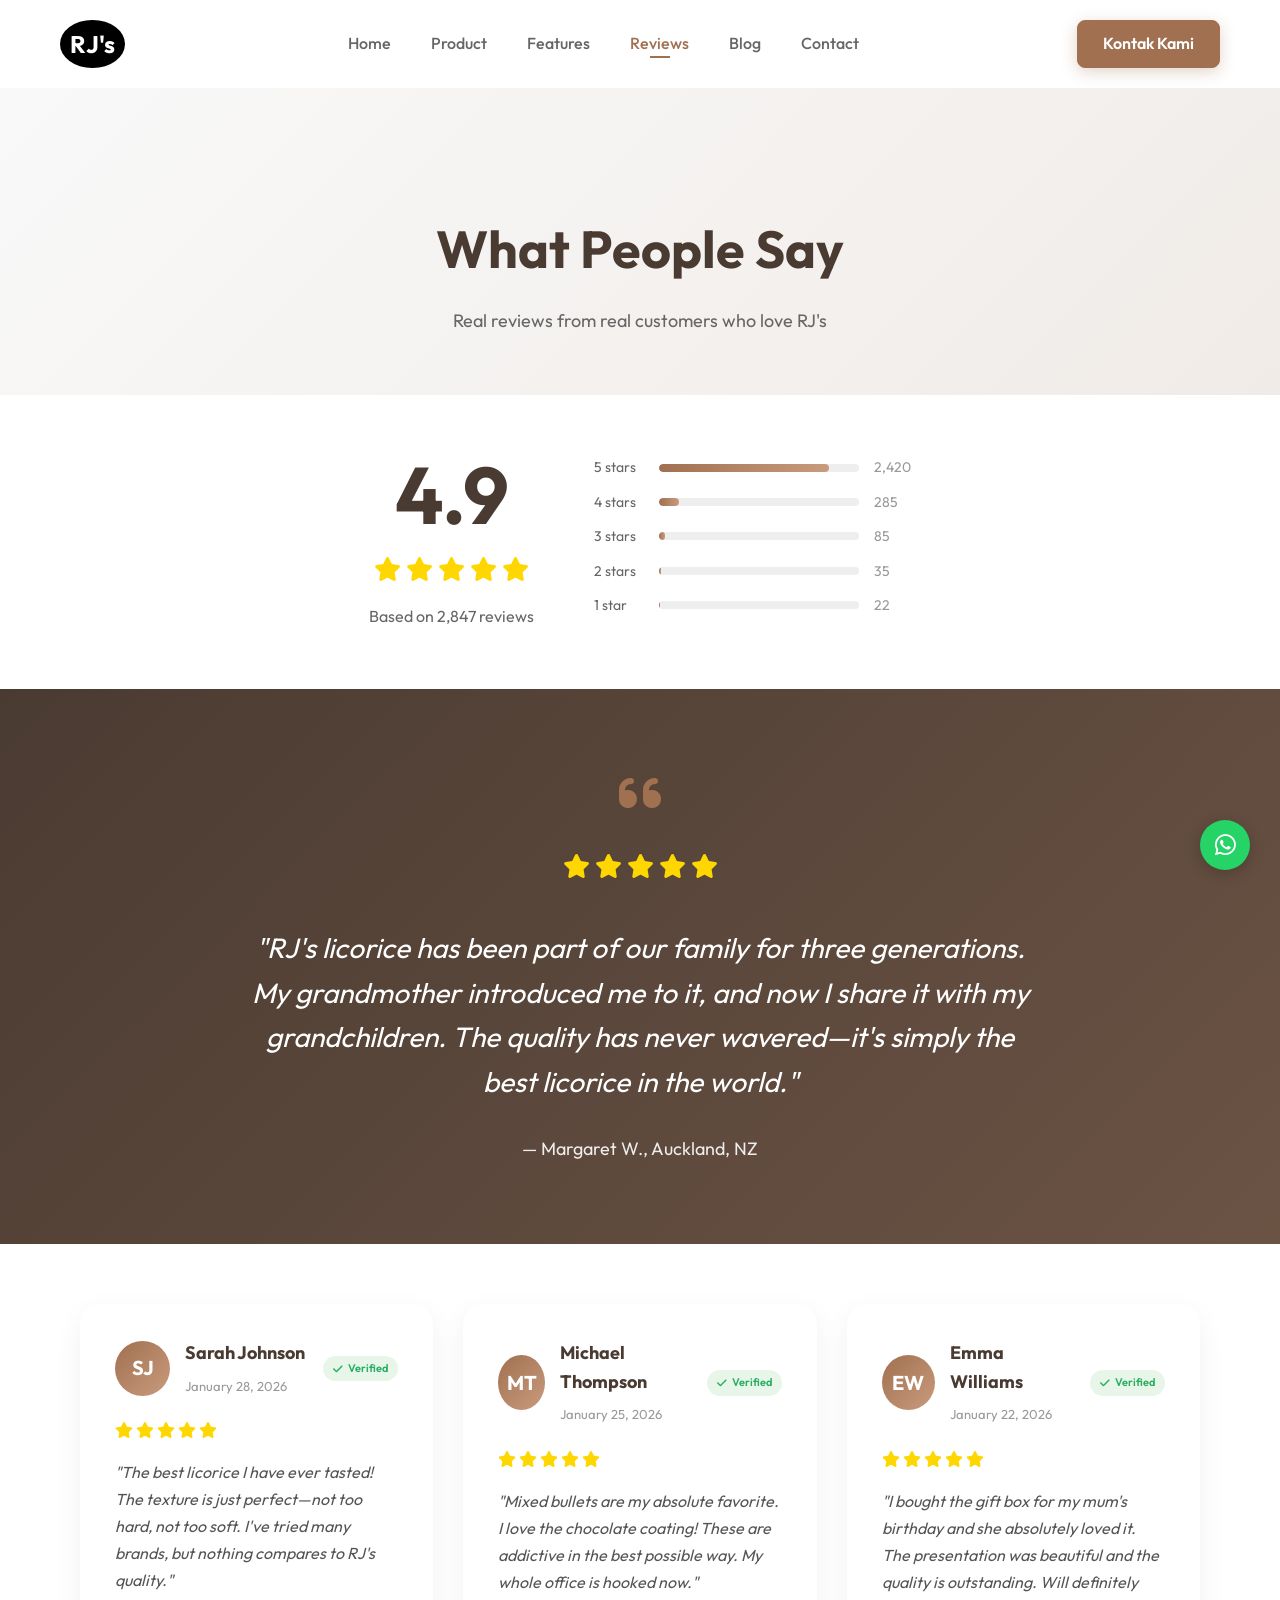
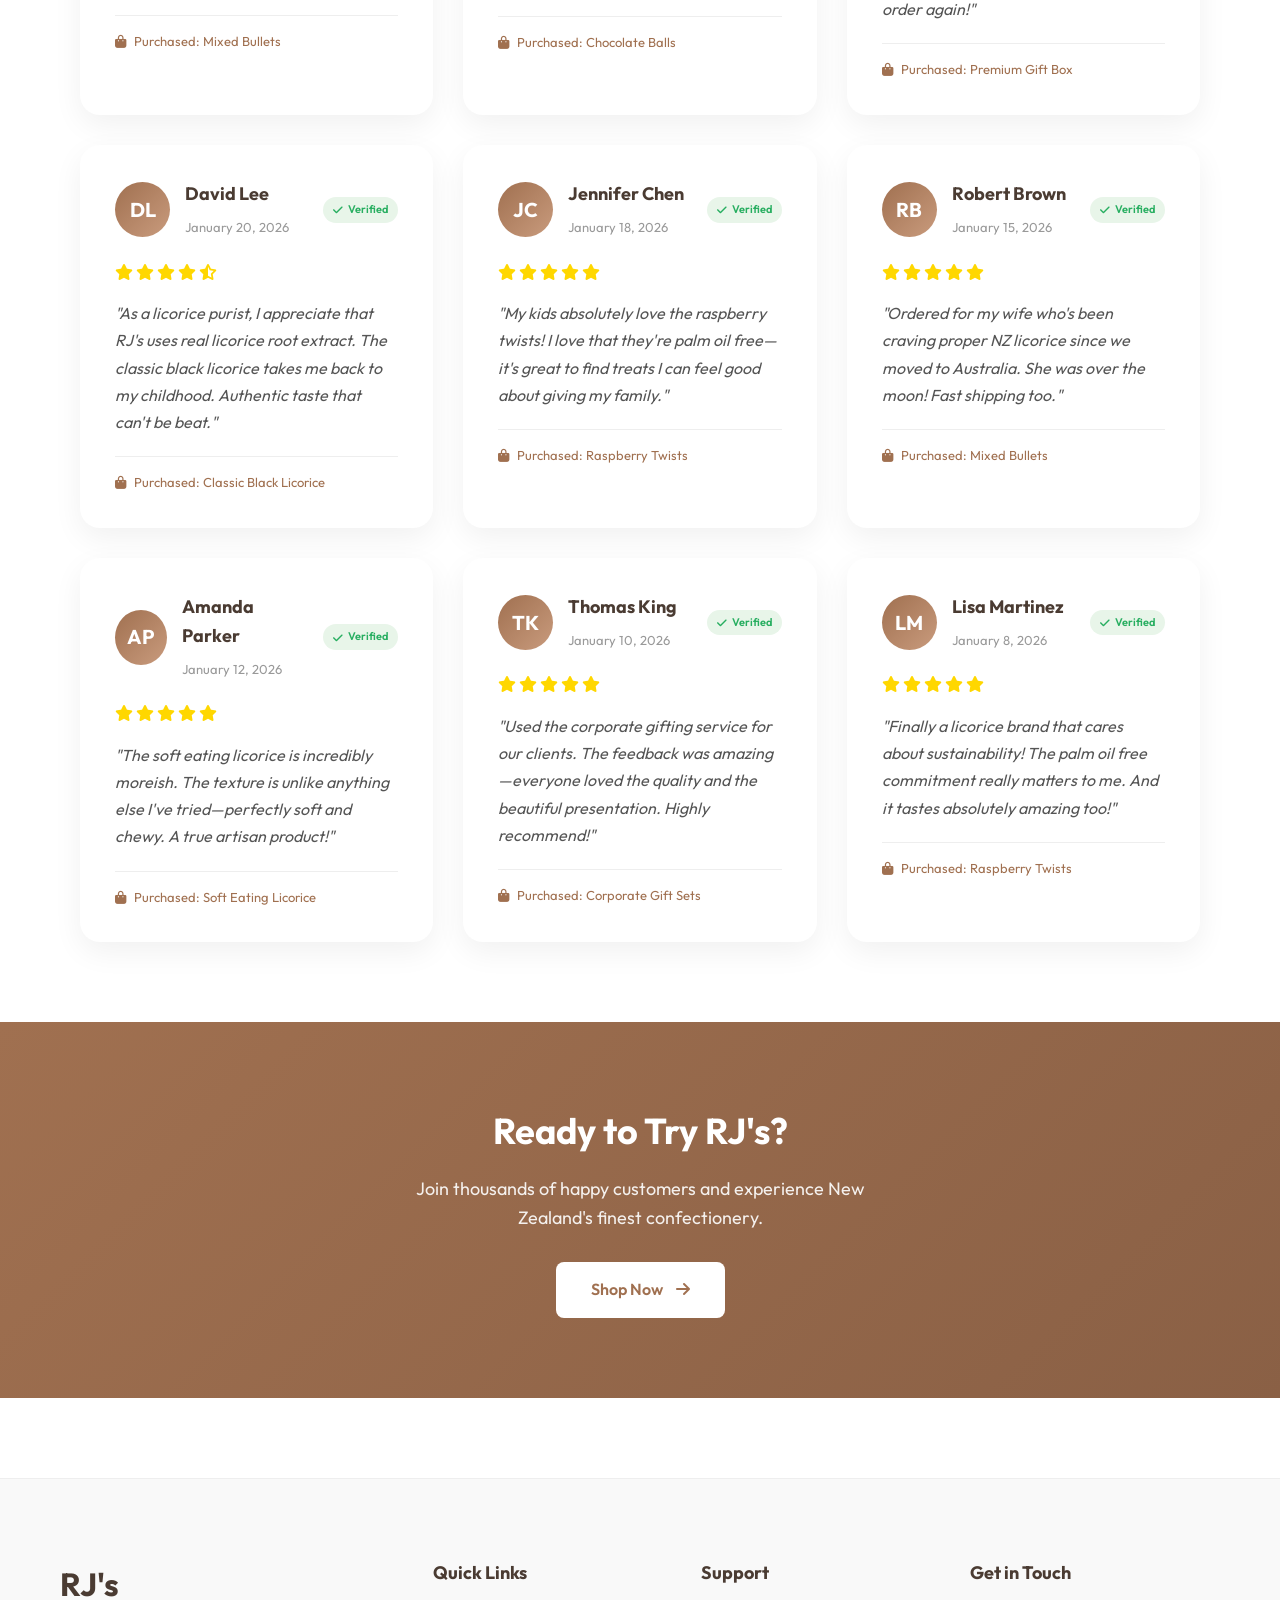
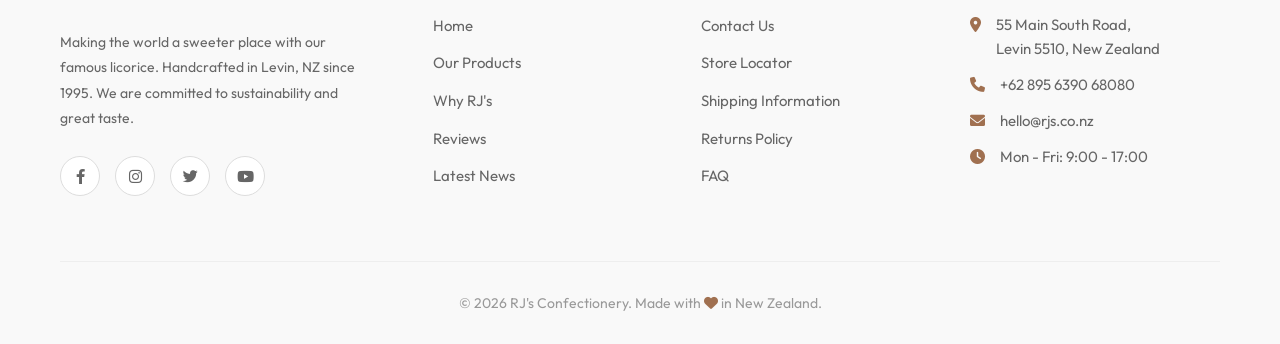
<file: reviews.html>
<!DOCTYPE html>
<html lang="en">

<head>
    <meta charset="UTF-8">
    <meta name="viewport" content="width=device-width, initial-scale=1.0">
    <title>Reviews - RJ's Confectionery</title>
    <link rel="stylesheet" href="style.css">
    <link rel="stylesheet" href="https://cdnjs.cloudflare.com/ajax/libs/font-awesome/6.0.0/css/all.min.css">
    <style>
        .reviews-header {
            padding: 120px 40px 60px;
            text-align: center;
            background: linear-gradient(135deg, #f9f9f9 0%, #f0ebe7 100%);
        }

        .reviews-header h1 {
            font-size: 52px;
            color: #4a3b32;
            margin-bottom: 15px;
        }

        .reviews-header p {
            font-size: 18px;
            color: #666;
            max-width: 500px;
            margin: 0 auto;
        }

        /* Rating Summary */
        .rating-summary {
            background: white;
            padding: 60px 40px;
            text-align: center;
        }

        .rating-summary-inner {
            max-width: 800px;
            margin: 0 auto;
            display: flex;
            align-items: center;
            justify-content: center;
            gap: 60px;
            flex-wrap: wrap;
        }

        .rating-big {
            text-align: center;
        }

        .rating-number {
            font-size: 80px;
            font-weight: 700;
            color: #4a3b32;
            line-height: 1;
        }

        .rating-stars {
            color: #FFD700;
            font-size: 24px;
            margin: 15px 0;
        }

        .rating-count {
            color: #666;
            font-size: 16px;
        }

        .rating-breakdown {
            text-align: left;
        }

        .rating-bar {
            display: flex;
            align-items: center;
            gap: 15px;
            margin-bottom: 12px;
        }

        .rating-bar-label {
            width: 50px;
            color: #666;
            font-size: 14px;
        }

        .rating-bar-track {
            width: 200px;
            height: 8px;
            background: #eee;
            border-radius: 10px;
            overflow: hidden;
        }

        .rating-bar-fill {
            height: 100%;
            background: linear-gradient(90deg, var(--primary-color), #c99b7d);
            border-radius: 10px;
        }

        .rating-bar-count {
            color: #999;
            font-size: 14px;
        }

        /* Reviews Grid */
        .reviews-container {
            padding: 60px 40px 80px;
            max-width: 1200px;
            margin: 0 auto;
        }

        .reviews-grid {
            display: grid;
            grid-template-columns: repeat(auto-fill, minmax(350px, 1fr));
            gap: 30px;
        }

        .review-card {
            background: #fff;
            padding: 35px;
            border-radius: 20px;
            box-shadow: 0 10px 30px rgba(0, 0, 0, 0.06);
            transition: transform 0.3s, box-shadow 0.3s;
        }

        .review-card:hover {
            transform: translateY(-5px);
            box-shadow: 0 15px 40px rgba(0, 0, 0, 0.1);
        }

        .review-header {
            display: flex;
            align-items: center;
            gap: 15px;
            margin-bottom: 20px;
        }

        .reviewer-avatar {
            width: 55px;
            height: 55px;
            border-radius: 50%;
            background: linear-gradient(135deg, var(--primary-color), #c99b7d);
            display: flex;
            align-items: center;
            justify-content: center;
            color: white;
            font-size: 20px;
            font-weight: 700;
        }

        .reviewer-info h4 {
            font-size: 18px;
            color: #4a3b32;
            margin-bottom: 5px;
        }

        .reviewer-info .review-date {
            font-size: 13px;
            color: #999;
        }

        .review-stars {
            color: #FFD700;
            font-size: 16px;
            margin-bottom: 15px;
        }

        .review-text {
            font-size: 16px;
            color: #555;
            line-height: 1.7;
            font-style: italic;
        }

        .review-product {
            margin-top: 20px;
            padding-top: 15px;
            border-top: 1px solid #eee;
            font-size: 13px;
            color: var(--primary-color);
        }

        .review-product i {
            margin-right: 5px;
        }

        .verified-badge {
            display: inline-flex;
            align-items: center;
            gap: 5px;
            background: #e8f5e9;
            color: #27ae60;
            padding: 4px 10px;
            border-radius: 20px;
            font-size: 11px;
            font-weight: 600;
            margin-left: auto;
        }

        /* Featured Review */
        .featured-review {
            background: linear-gradient(135deg, #4a3b32 0%, #6b5344 100%);
            padding: 80px 40px;
            margin: 0;
        }

        .featured-review-inner {
            max-width: 800px;
            margin: 0 auto;
            text-align: center;
            color: white;
        }

        .featured-review-inner .quote-icon {
            font-size: 48px;
            color: var(--primary-color);
            margin-bottom: 30px;
        }

        .featured-review-inner blockquote {
            font-size: 28px;
            line-height: 1.6;
            margin-bottom: 30px;
            font-style: italic;
            background: none;
            border: none;
            padding: 0;
            color: white;
        }

        .featured-review-inner .reviewer {
            font-size: 18px;
            opacity: 0.9;
        }

        .featured-review-inner .stars {
            color: #FFD700;
            font-size: 24px;
            margin-bottom: 20px;
        }

        /* CTA Section */
        .review-cta {
            background: linear-gradient(135deg, var(--primary-color) 0%, #8a6045 100%);
            padding: 80px 40px;
            text-align: center;
            color: white;
        }

        .review-cta h2 {
            font-size: 36px;
            margin-bottom: 15px;
        }

        .review-cta p {
            font-size: 18px;
            opacity: 0.9;
            max-width: 500px;
            margin: 0 auto 30px;
        }

        .review-cta .btn {
            background: white;
            color: var(--primary-color);
            padding: 15px 35px;
            font-size: 16px;
        }

        /* Responsive */
        @media (max-width: 768px) {
            .reviews-header {
                padding: 100px 20px 50px;
            }

            .reviews-header h1 {
                font-size: 36px;
            }

            .rating-summary-inner {
                flex-direction: column;
                gap: 40px;
            }

            .rating-bar-track {
                width: 150px;
            }

            .reviews-container {
                padding: 40px 20px 60px;
            }

            .reviews-grid {
                grid-template-columns: 1fr;
            }

            .featured-review-inner blockquote {
                font-size: 20px;
            }
        }
    </style>
</head>

<body>
    <nav class="navbar">
        <a href="index.html" class="nav-brand">
            <span class="brand-logo">RJ's</span>
        </a>
        <div class="hamburger"><i class="fas fa-bars"></i></div>
        <ul class="nav-links">
            <li><a href="index.html">Home</a></li>
            <li><a href="product.html">Product</a></li>
            <li><a href="features.html">Features</a></li>
            <li><a href="reviews.html" class="active">Reviews</a></li>
            <li><a href="blog.html">Blog</a></li>
            <li><a href="contact.html">Contact</a></li>
        </ul>
        <div class="nav-auth">
            <a href="contact.html" class="btn btn-primary">Kontak Kami</a>
        </div>
    </nav>

    <header class="reviews-header">
        <h1>What People Say</h1>
        <p>Real reviews from real customers who love RJ's</p>
    </header>

    <!-- Rating Summary -->
    <section class="rating-summary">
        <div class="rating-summary-inner">
            <div class="rating-big">
                <div class="rating-number">4.9</div>
                <div class="rating-stars">
                    <i class="fas fa-star"></i>
                    <i class="fas fa-star"></i>
                    <i class="fas fa-star"></i>
                    <i class="fas fa-star"></i>
                    <i class="fas fa-star"></i>
                </div>
                <div class="rating-count">Based on 2,847 reviews</div>
            </div>
            <div class="rating-breakdown">
                <div class="rating-bar">
                    <span class="rating-bar-label">5 stars</span>
                    <div class="rating-bar-track">
                        <div class="rating-bar-fill" style="width: 85%;"></div>
                    </div>
                    <span class="rating-bar-count">2,420</span>
                </div>
                <div class="rating-bar">
                    <span class="rating-bar-label">4 stars</span>
                    <div class="rating-bar-track">
                        <div class="rating-bar-fill" style="width: 10%;"></div>
                    </div>
                    <span class="rating-bar-count">285</span>
                </div>
                <div class="rating-bar">
                    <span class="rating-bar-label">3 stars</span>
                    <div class="rating-bar-track">
                        <div class="rating-bar-fill" style="width: 3%;"></div>
                    </div>
                    <span class="rating-bar-count">85</span>
                </div>
                <div class="rating-bar">
                    <span class="rating-bar-label">2 stars</span>
                    <div class="rating-bar-track">
                        <div class="rating-bar-fill" style="width: 1%;"></div>
                    </div>
                    <span class="rating-bar-count">35</span>
                </div>
                <div class="rating-bar">
                    <span class="rating-bar-label">1 star</span>
                    <div class="rating-bar-track">
                        <div class="rating-bar-fill" style="width: 0.5%;"></div>
                    </div>
                    <span class="rating-bar-count">22</span>
                </div>
            </div>
        </div>
    </section>

    <!-- Featured Review -->
    <section class="featured-review">
        <div class="featured-review-inner">
            <i class="fas fa-quote-left quote-icon"></i>
            <div class="stars">
                <i class="fas fa-star"></i>
                <i class="fas fa-star"></i>
                <i class="fas fa-star"></i>
                <i class="fas fa-star"></i>
                <i class="fas fa-star"></i>
            </div>
            <blockquote>"RJ's licorice has been part of our family for three generations. My grandmother introduced me
                to it, and now I share it with my grandchildren. The quality has never wavered—it's simply the best
                licorice in the world."</blockquote>
            <div class="reviewer">— Margaret W., Auckland, NZ</div>
        </div>
    </section>

    <!-- Reviews Grid -->
    <section class="reviews-container">
        <div class="reviews-grid">
            <!-- Review 1 -->
            <div class="review-card">
                <div class="review-header">
                    <div class="reviewer-avatar">SJ</div>
                    <div class="reviewer-info">
                        <h4>Sarah Johnson</h4>
                        <span class="review-date">January 28, 2026</span>
                    </div>
                    <span class="verified-badge"><i class="fas fa-check"></i> Verified</span>
                </div>
                <div class="review-stars">
                    <i class="fas fa-star"></i>
                    <i class="fas fa-star"></i>
                    <i class="fas fa-star"></i>
                    <i class="fas fa-star"></i>
                    <i class="fas fa-star"></i>
                </div>
                <p class="review-text">"The best licorice I have ever tasted! The texture is just perfect—not too hard,
                    not too soft. I've tried many brands, but nothing compares to RJ's quality."</p>
                <div class="review-product"><i class="fas fa-shopping-bag"></i> Purchased: Mixed Bullets</div>
            </div>

            <!-- Review 2 -->
            <div class="review-card">
                <div class="review-header">
                    <div class="reviewer-avatar">MT</div>
                    <div class="reviewer-info">
                        <h4>Michael Thompson</h4>
                        <span class="review-date">January 25, 2026</span>
                    </div>
                    <span class="verified-badge"><i class="fas fa-check"></i> Verified</span>
                </div>
                <div class="review-stars">
                    <i class="fas fa-star"></i>
                    <i class="fas fa-star"></i>
                    <i class="fas fa-star"></i>
                    <i class="fas fa-star"></i>
                    <i class="fas fa-star"></i>
                </div>
                <p class="review-text">"Mixed bullets are my absolute favorite. I love the chocolate coating! These are
                    addictive in the best possible way. My whole office is hooked now."</p>
                <div class="review-product"><i class="fas fa-shopping-bag"></i> Purchased: Chocolate Balls</div>
            </div>

            <!-- Review 3 -->
            <div class="review-card">
                <div class="review-header">
                    <div class="reviewer-avatar">EW</div>
                    <div class="reviewer-info">
                        <h4>Emma Williams</h4>
                        <span class="review-date">January 22, 2026</span>
                    </div>
                    <span class="verified-badge"><i class="fas fa-check"></i> Verified</span>
                </div>
                <div class="review-stars">
                    <i class="fas fa-star"></i>
                    <i class="fas fa-star"></i>
                    <i class="fas fa-star"></i>
                    <i class="fas fa-star"></i>
                    <i class="fas fa-star"></i>
                </div>
                <p class="review-text">"I bought the gift box for my mum's birthday and she absolutely loved it. The
                    presentation was beautiful and the quality is outstanding. Will definitely order again!"</p>
                <div class="review-product"><i class="fas fa-shopping-bag"></i> Purchased: Premium Gift Box</div>
            </div>

            <!-- Review 4 -->
            <div class="review-card">
                <div class="review-header">
                    <div class="reviewer-avatar">DL</div>
                    <div class="reviewer-info">
                        <h4>David Lee</h4>
                        <span class="review-date">January 20, 2026</span>
                    </div>
                    <span class="verified-badge"><i class="fas fa-check"></i> Verified</span>
                </div>
                <div class="review-stars">
                    <i class="fas fa-star"></i>
                    <i class="fas fa-star"></i>
                    <i class="fas fa-star"></i>
                    <i class="fas fa-star"></i>
                    <i class="fas fa-star-half-alt"></i>
                </div>
                <p class="review-text">"As a licorice purist, I appreciate that RJ's uses real licorice root extract.
                    The classic black licorice takes me back to my childhood. Authentic taste that can't be beat."</p>
                <div class="review-product"><i class="fas fa-shopping-bag"></i> Purchased: Classic Black Licorice</div>
            </div>

            <!-- Review 5 -->
            <div class="review-card">
                <div class="review-header">
                    <div class="reviewer-avatar">JC</div>
                    <div class="reviewer-info">
                        <h4>Jennifer Chen</h4>
                        <span class="review-date">January 18, 2026</span>
                    </div>
                    <span class="verified-badge"><i class="fas fa-check"></i> Verified</span>
                </div>
                <div class="review-stars">
                    <i class="fas fa-star"></i>
                    <i class="fas fa-star"></i>
                    <i class="fas fa-star"></i>
                    <i class="fas fa-star"></i>
                    <i class="fas fa-star"></i>
                </div>
                <p class="review-text">"My kids absolutely love the raspberry twists! I love that they're palm oil
                    free—it's great to find treats I can feel good about giving my family."</p>
                <div class="review-product"><i class="fas fa-shopping-bag"></i> Purchased: Raspberry Twists</div>
            </div>

            <!-- Review 6 -->
            <div class="review-card">
                <div class="review-header">
                    <div class="reviewer-avatar">RB</div>
                    <div class="reviewer-info">
                        <h4>Robert Brown</h4>
                        <span class="review-date">January 15, 2026</span>
                    </div>
                    <span class="verified-badge"><i class="fas fa-check"></i> Verified</span>
                </div>
                <div class="review-stars">
                    <i class="fas fa-star"></i>
                    <i class="fas fa-star"></i>
                    <i class="fas fa-star"></i>
                    <i class="fas fa-star"></i>
                    <i class="fas fa-star"></i>
                </div>
                <p class="review-text">"Ordered for my wife who's been craving proper NZ licorice since we moved to
                    Australia. She was over the moon! Fast shipping too."</p>
                <div class="review-product"><i class="fas fa-shopping-bag"></i> Purchased: Mixed Bullets</div>
            </div>

            <!-- Review 7 -->
            <div class="review-card">
                <div class="review-header">
                    <div class="reviewer-avatar">AP</div>
                    <div class="reviewer-info">
                        <h4>Amanda Parker</h4>
                        <span class="review-date">January 12, 2026</span>
                    </div>
                    <span class="verified-badge"><i class="fas fa-check"></i> Verified</span>
                </div>
                <div class="review-stars">
                    <i class="fas fa-star"></i>
                    <i class="fas fa-star"></i>
                    <i class="fas fa-star"></i>
                    <i class="fas fa-star"></i>
                    <i class="fas fa-star"></i>
                </div>
                <p class="review-text">"The soft eating licorice is incredibly moreish. The texture is unlike anything
                    else I've tried—perfectly soft and chewy. A true artisan product!"</p>
                <div class="review-product"><i class="fas fa-shopping-bag"></i> Purchased: Soft Eating Licorice</div>
            </div>

            <!-- Review 8 -->
            <div class="review-card">
                <div class="review-header">
                    <div class="reviewer-avatar">TK</div>
                    <div class="reviewer-info">
                        <h4>Thomas King</h4>
                        <span class="review-date">January 10, 2026</span>
                    </div>
                    <span class="verified-badge"><i class="fas fa-check"></i> Verified</span>
                </div>
                <div class="review-stars">
                    <i class="fas fa-star"></i>
                    <i class="fas fa-star"></i>
                    <i class="fas fa-star"></i>
                    <i class="fas fa-star"></i>
                    <i class="fas fa-star"></i>
                </div>
                <p class="review-text">"Used the corporate gifting service for our clients. The feedback was
                    amazing—everyone loved the quality and the beautiful presentation. Highly recommend!"</p>
                <div class="review-product"><i class="fas fa-shopping-bag"></i> Purchased: Corporate Gift Sets</div>
            </div>

            <!-- Review 9 -->
            <div class="review-card">
                <div class="review-header">
                    <div class="reviewer-avatar">LM</div>
                    <div class="reviewer-info">
                        <h4>Lisa Martinez</h4>
                        <span class="review-date">January 8, 2026</span>
                    </div>
                    <span class="verified-badge"><i class="fas fa-check"></i> Verified</span>
                </div>
                <div class="review-stars">
                    <i class="fas fa-star"></i>
                    <i class="fas fa-star"></i>
                    <i class="fas fa-star"></i>
                    <i class="fas fa-star"></i>
                    <i class="fas fa-star"></i>
                </div>
                <p class="review-text">"Finally a licorice brand that cares about sustainability! The palm oil free
                    commitment really matters to me. And it tastes absolutely amazing too!"</p>
                <div class="review-product"><i class="fas fa-shopping-bag"></i> Purchased: Raspberry Twists</div>
            </div>
        </div>
    </section>

    <!-- CTA Section -->
    <section class="review-cta">
        <h2>Ready to Try RJ's?</h2>
        <p>Join thousands of happy customers and experience New Zealand's finest confectionery.</p>
        <a href="product.html" class="btn">Shop Now <i class="fas fa-arrow-right" style="margin-left: 10px;"></i></a>
    </section>

    <footer>
        <div class="footer-container">
            <div class="footer-column brand-col">
                <div class="footer-brand-title">RJ's</div>
                <p>Making the world a sweeter place with our famous licorice. Handcrafted in Levin, NZ since 1995. We
                    are committed to sustainability and great taste.</p>
                <div class="social-links">
                    <a href="#"><i class="fab fa-facebook-f"></i></a>
                    <a href="#"><i class="fab fa-instagram"></i></a>
                    <a href="#"><i class="fab fa-twitter"></i></a>
                    <a href="#"><i class="fab fa-youtube"></i></a>
                </div>
            </div>
            <div class="footer-column">
                <h4>Quick Links</h4>
                <ul>
                    <li><a href="index.html">Home</a></li>
                    <li><a href="product.html">Our Products</a></li>
                    <li><a href="features.html">Why RJ's</a></li>
                    <li><a href="reviews.html">Reviews</a></li>
                    <li><a href="blog.html">Latest News</a></li>
                </ul>
            </div>
            <div class="footer-column">
                <h4>Support</h4>
                <ul>
                    <li><a href="contact.html">Contact Us</a></li>
                    <li><a href="#">Store Locator</a></li>
                    <li><a href="#">Shipping Information</a></li>
                    <li><a href="#">Returns Policy</a></li>
                    <li><a href="#">FAQ</a></li>
                </ul>
            </div>
            <div class="footer-column">
                <h4>Get in Touch</h4>
                <ul class="contact-info">
                    <li><i class="fas fa-map-marker-alt"></i> <span>55 Main South Road,<br>Levin 5510, New
                            Zealand</span></li>
                    <li><i class="fas fa-phone"></i> <span>+62 895 6390 68080</span></li>
                    <li><i class="fas fa-envelope"></i> <span>hello@rjs.co.nz</span></li>
                    <li><i class="fas fa-clock"></i> <span>Mon - Fri: 9:00 - 17:00</span></li>
                </ul>
            </div>
        </div>
        <div class="copyright">
            &copy; 2026 RJ's Confectionery. Made with <i class="fas fa-heart" style="color: var(--primary-color);"></i>
            in New Zealand.
        </div>
    </footer>

    <div class="floating-container">
        <a href="https://wa.me/62895639068080" target="_blank" class="float-btn whatsapp-btn"><i class="fab fa-whatsapp"
                style="font-size: 24px;"></i></a>
        <a href="#" class="float-btn scroll-top-btn" id="scrollTopBtn"><i class="fas fa-arrow-up"></i></a>
    </div>

    <script src="script.js"></script>
</body>

</html>
</file>
<file: style.css>
@import url('https://fonts.googleapis.com/css2?family=Outfit:wght@300;400;500;600;700&display=swap');

:root {
    --primary-color: #A07050;
    /* Brown accent from button */
    --secondary-color: #1a1a1a;
    /* Dark text */
    --text-muted: #666;
    --bg-color: #ffffff;
    --white: #ffffff;
    --font-main: 'Outfit', sans-serif;
    --spacing-container: 120px;
}

* {
    margin: 0;
    padding: 0;
    box-sizing: border-box;
}

body {
    font-family: var(--font-main);
    background-color: var(--bg-color);
    color: var(--secondary-color);
    line-height: 1.6;
    overflow-x: hidden;
}

/* Navbar */
.navbar {
    display: flex;
    justify-content: space-between;
    align-items: center;
    padding: 20px 60px;
    background: transparent;
    position: relative;
    z-index: 100;
}

.nav-brand {
    font-size: 24px;
    font-weight: 700;
    color: var(--secondary-color);
    text-decoration: none;
    display: flex;
    align-items: center;
}

.nav-brand span {
    background: #000;
    color: #fff;
    padding: 5px 10px;
    border-radius: 50%;
    margin-right: 5px;
}

.nav-links {
    display: flex;
    gap: 40px;
    list-style: none;
}

.nav-links a {
    text-decoration: none;
    color: var(--text-muted);
    font-weight: 500;
    transition: color 0.3s;
    font-size: 16px;
}

.nav-links a:hover,
.nav-links a.active {
    color: var(--primary-color);
    position: relative;
}

.nav-links a.active::after {
    content: '';
    position: absolute;
    bottom: -5px;
    left: 50%;
    transform: translateX(-50%);
    width: 20px;
    height: 2px;
    background-color: var(--primary-color);
}

.nav-auth {
    display: flex;
    gap: 15px;
}

.btn {
    padding: 10px 25px;
    border-radius: 8px;
    font-weight: 600;
    cursor: pointer;
    transition: all 0.3s ease;
    text-decoration: none;
    display: inline-block;
}

.btn-outline {
    border: 1px solid #ccc;
    background: transparent;
    color: var(--secondary-color);
}

.btn-primary {
    background-color: var(--primary-color);
    color: var(--white);
    border: 1px solid var(--primary-color);
    box-shadow: 0 4px 15px rgba(160, 112, 80, 0.3);
}

.btn-primary:hover {
    transform: translateY(-2px);
    box-shadow: 0 6px 20px rgba(160, 112, 80, 0.4);
}

/* Hero Section */
.hero {
    display: flex;
    padding: 40px 60px 0;
    min-height: 90vh;
    align-items: center;
    position: relative;
}

.hero-content {
    flex: 1;
    padding-right: 50px;
}

.hero-subtitle {
    display: flex;
    align-items: center;
    gap: 10px;
    color: var(--text-muted);
    font-size: 18px;
    margin-bottom: 10px;
}

.hero-title {
    font-size: 120px;
    line-height: 1;
    font-weight: 700;
    color: #4a3b32;
    /* Darker brown/grey */
    margin-bottom: 30px;
    letter-spacing: -3px;
}

.hero-title span {
    color: var(--primary-color);
}

.hero-description {
    color: var(--text-muted);
    max-width: 450px;
    margin-bottom: 40px;
    font-size: 16px;
}

.hero-cta {
    display: flex;
    align-items: center;
    gap: 20px;
}

.price-tag {
    font-size: 24px;
    font-weight: 700;
    color: var(--secondary-color);
}

.hero-image-container {
    flex: 1;
    position: relative;
    display: flex;
    flex-direction: column;
    align-items: center;
}

.hero-img {
    width: 100%;
    max-width: 500px;
    filter: drop-shadow(0 20px 40px rgba(0, 0, 0, 0.15));
    animation: float 6s ease-in-out infinite;
}

@keyframes float {
    0% {
        transform: translateY(0px);
    }

    50% {
        transform: translateY(-20px);
    }

    100% {
        transform: translateY(0px);
    }
}

.product-stats {
    display: flex;
    justify-content: space-between;
    width: 100%;
    margin-top: 40px;
    padding: 0 40px;
}

.stat-item {
    text-align: center;
}

.stat-label {
    font-size: 14px;
    color: var(--text-muted);
    display: block;
    margin-bottom: 5px;
}

.stat-value {
    font-size: 18px;
    font-weight: 700;
    color: var(--secondary-color);
}

/* About Section */
.about-section {
    padding: 80px 60px;
    display: flex;
    gap: 60px;
    align-items: flex-start;
}

.about-images {
    flex: 1;
    display: flex;
    gap: 20px;
}

.about-img-card {
    border-radius: 20px;
    overflow: hidden;
    height: 300px;
    flex: 1;
}

.about-img-card img {
    width: 100%;
    height: 100%;
    object-fit: cover;
}

.about-content {
    flex: 1;
}

.section-title {
    font-size: 48px;
    margin-bottom: 30px;
    color: #4a3b32;
}

.about-text {
    color: var(--text-muted);
    margin-bottom: 20px;
    line-height: 1.8;
}

/* Floating Elements */
.floating-container {
    position: fixed;
    bottom: 30px;
    right: 30px;
    display: flex;
    flex-direction: column-reverse;
    gap: 15px;
    z-index: 1000;
}

.float-btn {
    width: 50px;
    height: 50px;
    border-radius: 50%;
    display: flex;
    justify-content: center;
    align-items: center;
    color: white;
    box-shadow: 0 4px 15px rgba(0, 0, 0, 0.2);
    cursor: pointer;
    transition: transform 0.3s;
    text-decoration: none;
}

.float-btn:hover {
    transform: scale(1.1);
}

.whatsapp-btn {
    background-color: #25D366;
}

.scroll-top-btn {
    background-color: var(--primary-color);
    display: none;
    /* Hidden by default */
}

.scroll-top-btn.visible {
    display: flex;
}

/* Footer */
/* Footer */
footer {
    background: #f9f9f9;
    padding: 80px 60px 30px;
    margin-top: 80px;
    border-top: 1px solid #eee;
}

.footer-container {
    display: grid;
    grid-template-columns: 1.5fr 1fr 1fr 1.2fr;
    gap: 60px;
    max-width: 1200px;
    margin: 0 auto;
}

.footer-brand-title {
    font-size: 32px;
    font-weight: 700;
    margin-bottom: 20px;
    color: #4a3b32;
    display: inline-block;
}

.footer-column p {
    color: var(--text-muted);
    font-size: 14px;
    margin-bottom: 25px;
    line-height: 1.8;
}

.social-links {
    display: flex;
    gap: 15px;
}

.social-links a {
    width: 40px;
    height: 40px;
    background: #fff;
    border: 1px solid #ddd;
    border-radius: 50%;
    display: flex;
    justify-content: center;
    align-items: center;
    color: var(--secondary-color);
    transition: all 0.3s;
}

.social-links a:hover {
    background: var(--primary-color);
    color: white;
    transform: translateY(-3px);
    border-color: var(--primary-color);
}

.footer-column h4 {
    font-size: 18px;
    margin-bottom: 25px;
    color: #4a3b32;
}

.footer-column ul {
    list-style: none;
}

.footer-column li {
    margin-bottom: 12px;
}

.footer-column a {
    text-decoration: none;
    color: var(--text-muted);
    font-size: 15px;
    transition: color 0.3s;
}

.footer-column a:hover {
    color: var(--primary-color);
    padding-left: 5px;
}

.contact-info li {
    display: flex;
    gap: 15px;
    color: var(--text-muted);
    font-size: 15px;
    align-items: flex-start;
}

.contact-info i {
    color: var(--primary-color);
    margin-top: 4px;
}

.copyright {
    margin-top: 60px;
    padding-top: 30px;
    border-top: 1px solid #eee;
    text-align: center;
    color: #999;
    font-size: 14px;
}

@media (max-width: 1024px) {
    .footer-container {
        grid-template-columns: 1fr 1fr;
        gap: 40px;
    }
}

@media (max-width: 600px) {
    .footer-container {
        grid-template-columns: 1fr;
    }
}

/* Responsive */
@media (max-width: 1024px) {
    .hero {
        flex-direction: column;
        padding: 40px 20px;
        text-align: center;
    }

    .hero-content {
        padding-right: 0;
        margin-bottom: 50px;
        display: flex;
        flex-direction: column;
        align-items: center;
    }

    .hero-title {
        font-size: 80px;
    }

    .about-section {
        flex-direction: column;
    }

    .navbar {
        padding: 20px;
    }

    .nav-links {
        display: none;
        /* Simplified mobile assumption for now */
    }
}

/* Hamburger Menu */
.hamburger {
    display: none;
    cursor: pointer;
    font-size: 24px;
    z-index: 200;
}

@media (max-width: 1024px) {
    .hamburger {
        display: block;
    }

    .nav-links {
        display: flex;
        flex-direction: column;
        position: fixed;
        top: 0;
        right: -100%;
        /* Hidden by default */
        width: 300px;
        height: 100vh;
        background: white;
        padding: 80px 40px;
        box-shadow: -5px 0 30px rgba(0, 0, 0, 0.1);
        transition: right 0.3s ease-in-out;
        z-index: 150;
    }

    .nav-links.active {
        right: 0;
    }

    .nav-auth {
        display: none;
        /* Hide standard auth buttons on mobile */
    }
}

/* Adjustments */
@media (max-width: 768px) {
    .hero-title {
        font-size: 56px;
    }

    .price-tag {
        display: block;
        margin-top: 10px;
    }

    .hero-cta {
        flex-direction: column;
    }

    .product-stats {
        flex-wrap: wrap;
        gap: 20px;
        justify-content: center;
    }

    .stat-item {
        width: 45%;
    }

    .section-title {
        font-size: 36px;
    }

    .about-images {
        flex-direction: column;
    }

    .floating-container {
        right: 20px;
        bottom: 20px;
    }
}
/* Standard Article Styles */
.article-header {
    margin-bottom: 30px;
    text-align: center;
}

.article-hero figure {
    margin-bottom: 30px;
}

.article-hero img, .supporting-img img {
    width: 100%;
    border-radius: 15px;
    margin-bottom: 10px;
}

.img-caption {
    text-align: center;
    color: #888;
    font-size: 14px;
    font-style: italic;
    display: block;
}

/* TOC */
.toc-container {
    background: #f9f9f9;
    border: 1px solid #ddd;
    border-radius: 10px;
    padding: 20px;
    margin-bottom: 40px;
}

.toc-title {
    font-weight: 700;
    margin-bottom: 10px;
    cursor: pointer;
    display: flex;
    justify-content: space-between;
    align-items: center;
}

.toc-list {
    list-style: none;
    padding-left: 20px;
    display: none; /* Collapsed by default via JS or CSS */
}

.toc-list.active {
    display: block;
}

.toc-list li {
    margin-bottom: 8px;
}

.toc-list a {
    color: var(--primary-color);
    text-decoration: none;
}

/* Read Also Block */
.read-also-block {
    background: #fff5f0;
    border-left: 4px solid var(--primary-color);
    padding: 20px;
    margin: 30px 0;
}

.read-also-block h4 {
    margin-bottom: 10px;
}

.read-also-block ul {
    list-style: none;
}

.read-also-block li {
    margin-bottom: 8px;
}

.read-also-block a {
    color: var(--secondary-color);
    font-weight: 600;
    text-decoration: underline;
}

/* Blockquote */
blockquote {
    font-style: italic;
    font-size: 20px;
    color: #555;
    border-left: 5px solid var(--primary-color);
    padding-left: 20px;
    margin: 40px 0;
    background: #fafafa;
    padding: 30px;
    border-radius: 0 10px 10px 0;
}

/* FAQ */
.faq-section {
    margin: 50px 0;
}

.faq-item {
    border-bottom: 1px solid #eee;
    padding-bottom: 15px;
    margin-bottom: 15px;
}

.faq-question {
    font-weight: 700;
    font-size: 18px;
    margin-bottom: 10px;
    cursor: pointer;
}

.faq-answer {
    color: #666;
    display: none;
}
.faq-answer.active {
    display: block;
}

/* Author Profile */
.author-profile {
    display: flex;
    align-items: center;
    gap: 20px;
    padding: 30px;
    background: #f9f9f9;
    border-radius: 15px;
    margin: 50px 0;
}

.author-img {
    width: 80px;
    height: 80px;
    border-radius: 50%;
    object-fit: cover;
}

.author-info h4 {
    margin-bottom: 5px;
    font-size: 18px;
}

.author-bio {
    color: #666;
    font-size: 14px;
}

/* Share Buttons */
.share-section {
    margin: 30px 0;
    text-align: center;
}

.share-btn {
    display: inline-flex;
    align-items: center;
    gap: 10px;
    padding: 10px 20px;
    margin: 0 5px;
    border-radius: 50px;
    color: white;
    text-decoration: none;
    font-weight: 600;
    transition: transform 0.2s;
}

.share-btn:hover {
    transform: translateY(-2px);
}

.share-wa { background: #25D366; }
.share-fb { background: #1877F2; }
.share-tw { background: #1DA1F2; }
.share-li { background: #0077b5; }

/* Related Posts Grid at Bottom */
.related-posts-section {
    margin-top: 80px;
    padding-top: 40px;
    border-top: 1px solid #eee;
}

.related-grid {
    display: grid;
    grid-template-columns: repeat(auto-fit, minmax(280px, 1fr));
    gap: 30px;
    margin-top: 30px;
}

.related-card {
    background: white;
    border-radius: 15px;
    box-shadow: 0 5px 20px rgba(0,0,0,0.05);
    overflow: hidden;
    transition: transform 0.3s;
}

.related-card:hover { transform: translateY(-5px); }
.related-img { width: 100%; height: 180px; object-fit: cover; }
.related-content { padding: 20px; }
.related-title { font-size: 18px; margin-bottom: 10px; }
.related-btn { 
    display: inline-block; 
    margin-top: 10px; 
    color: var(--primary-color); 
    font-weight: 700; 
    text-decoration: none; 
}
</file>
